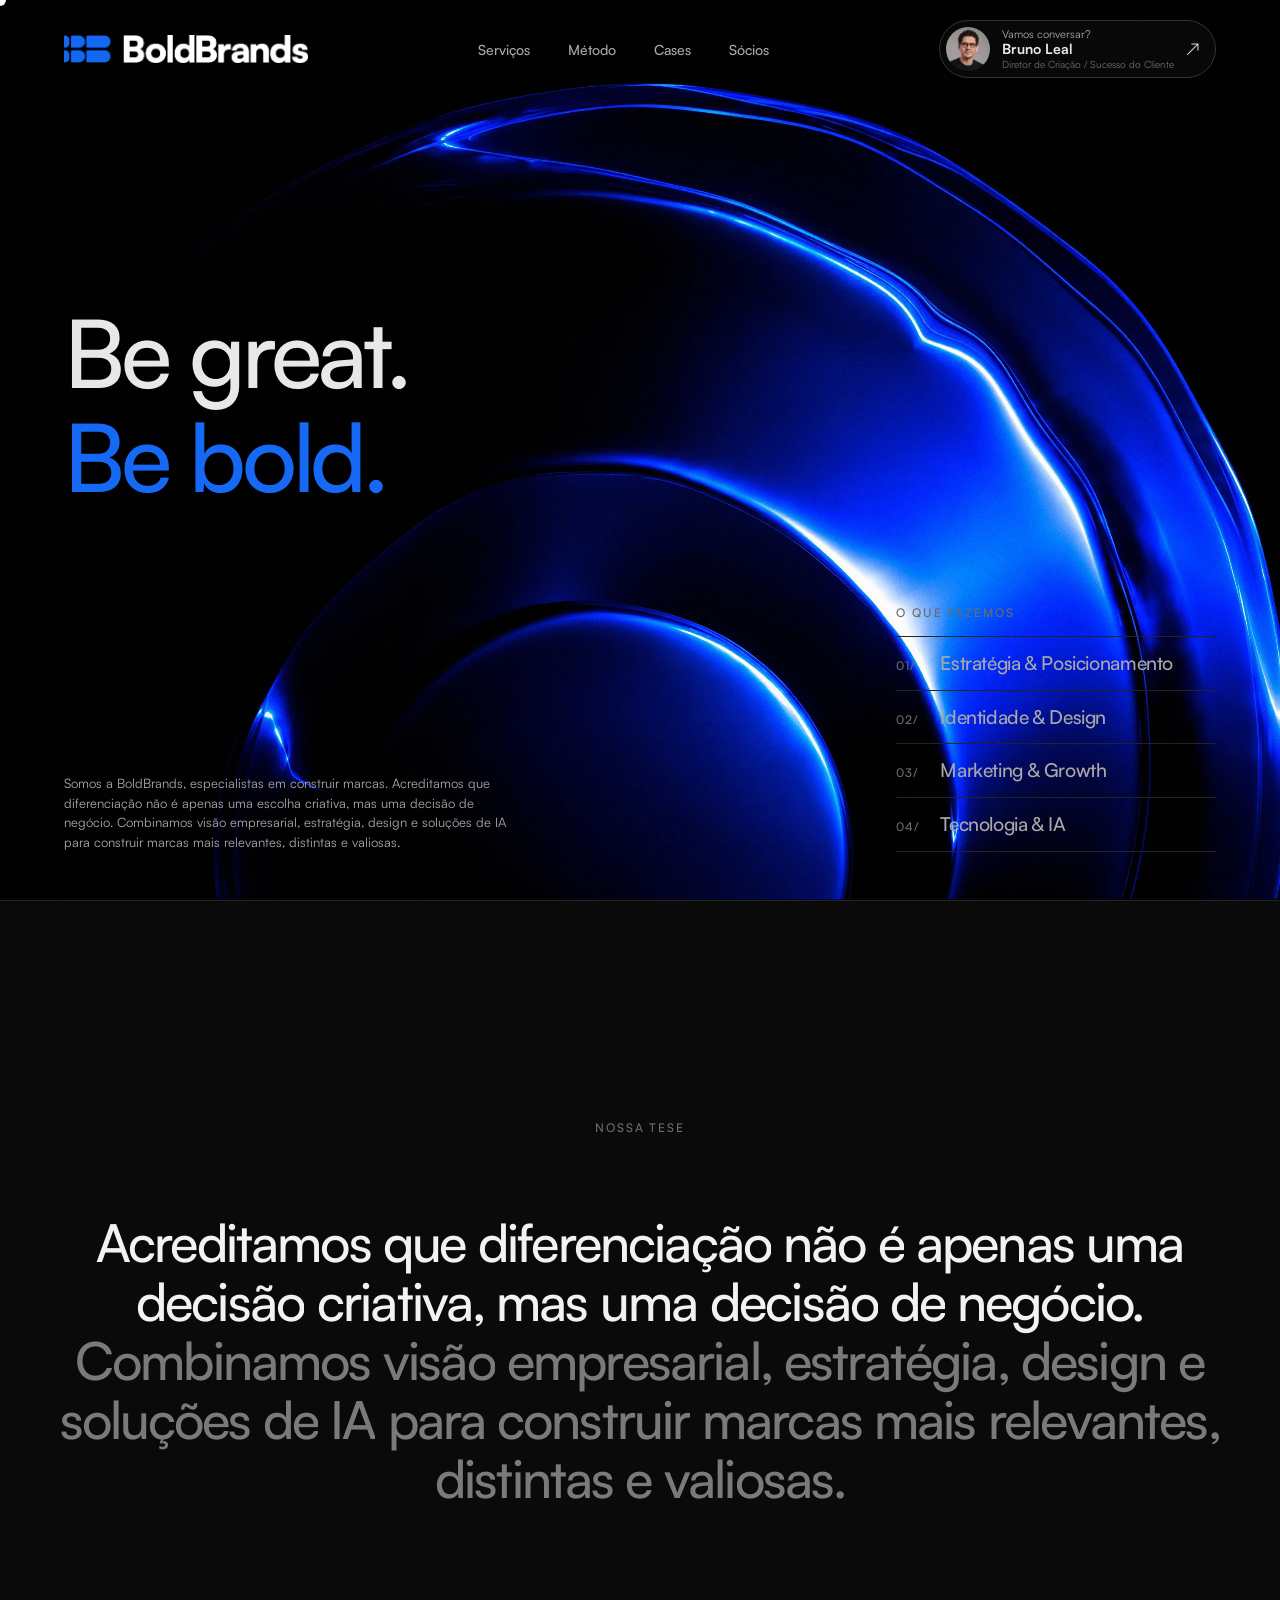
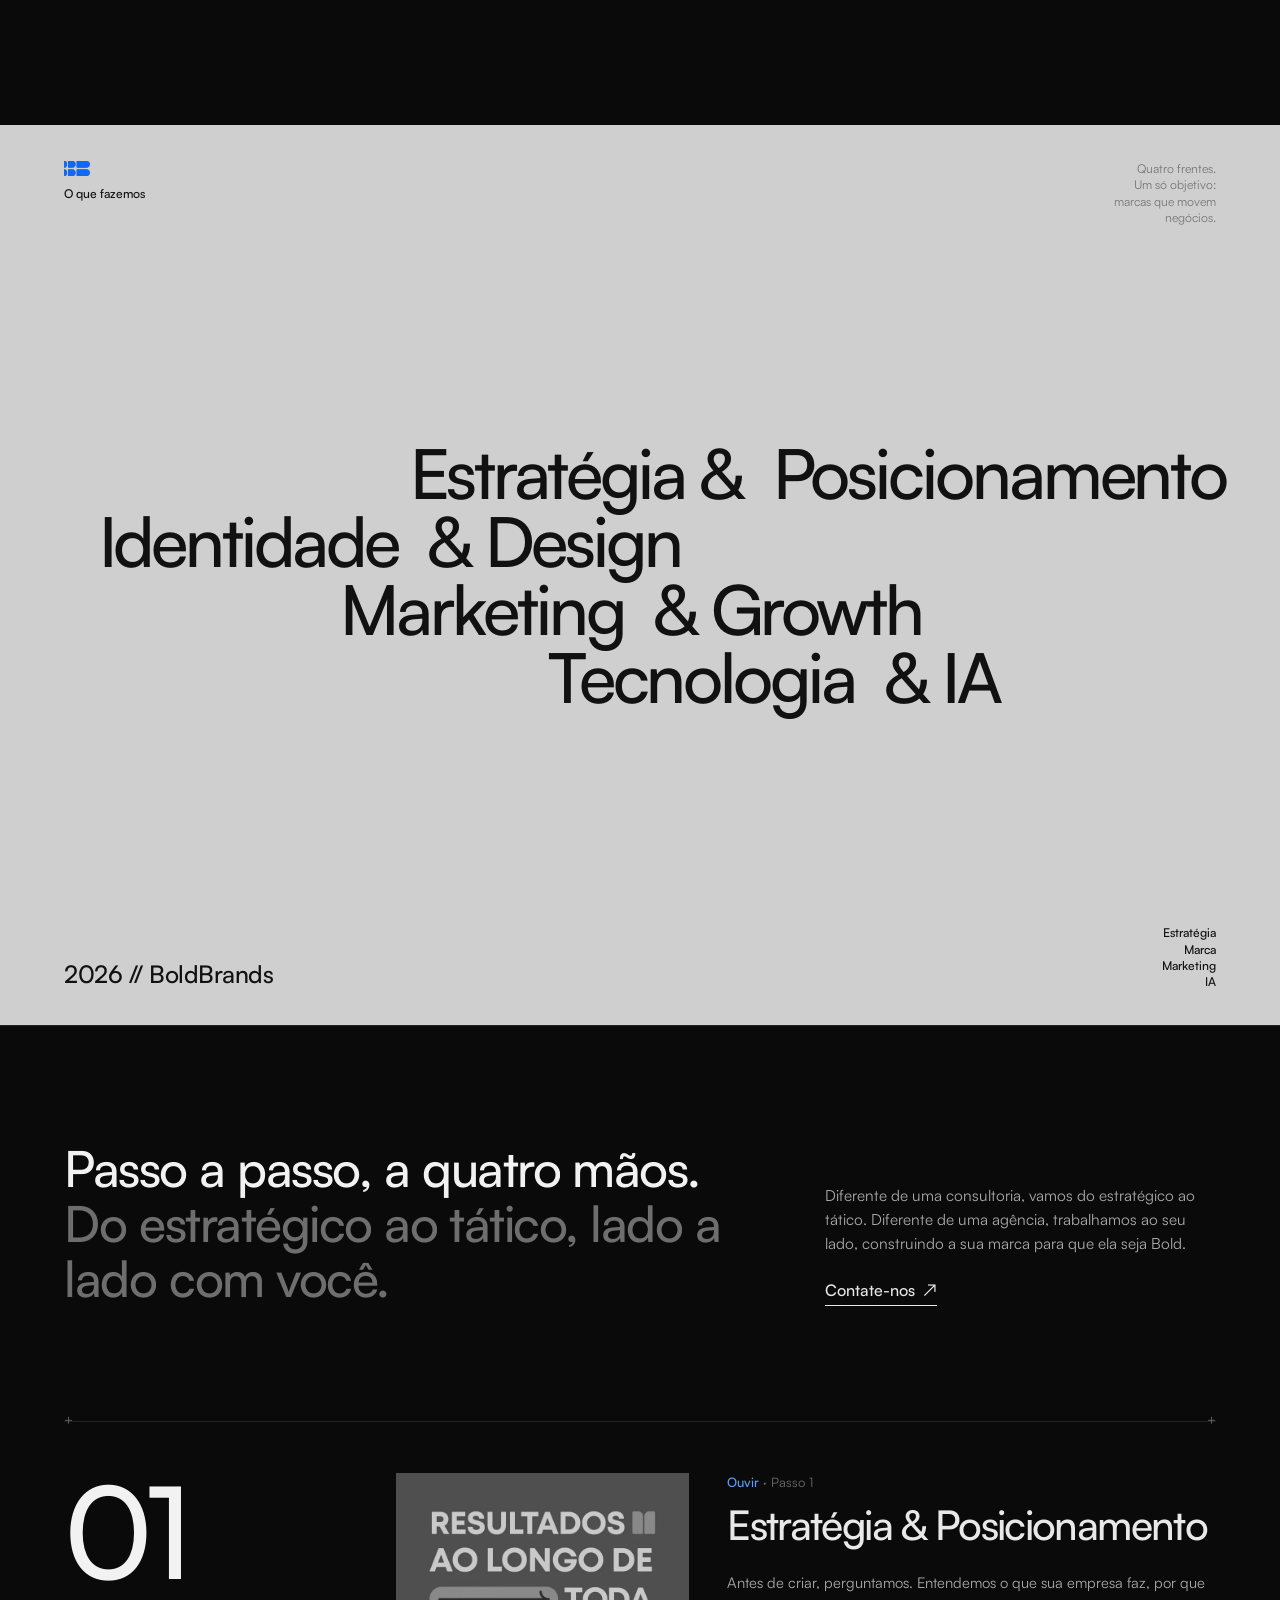
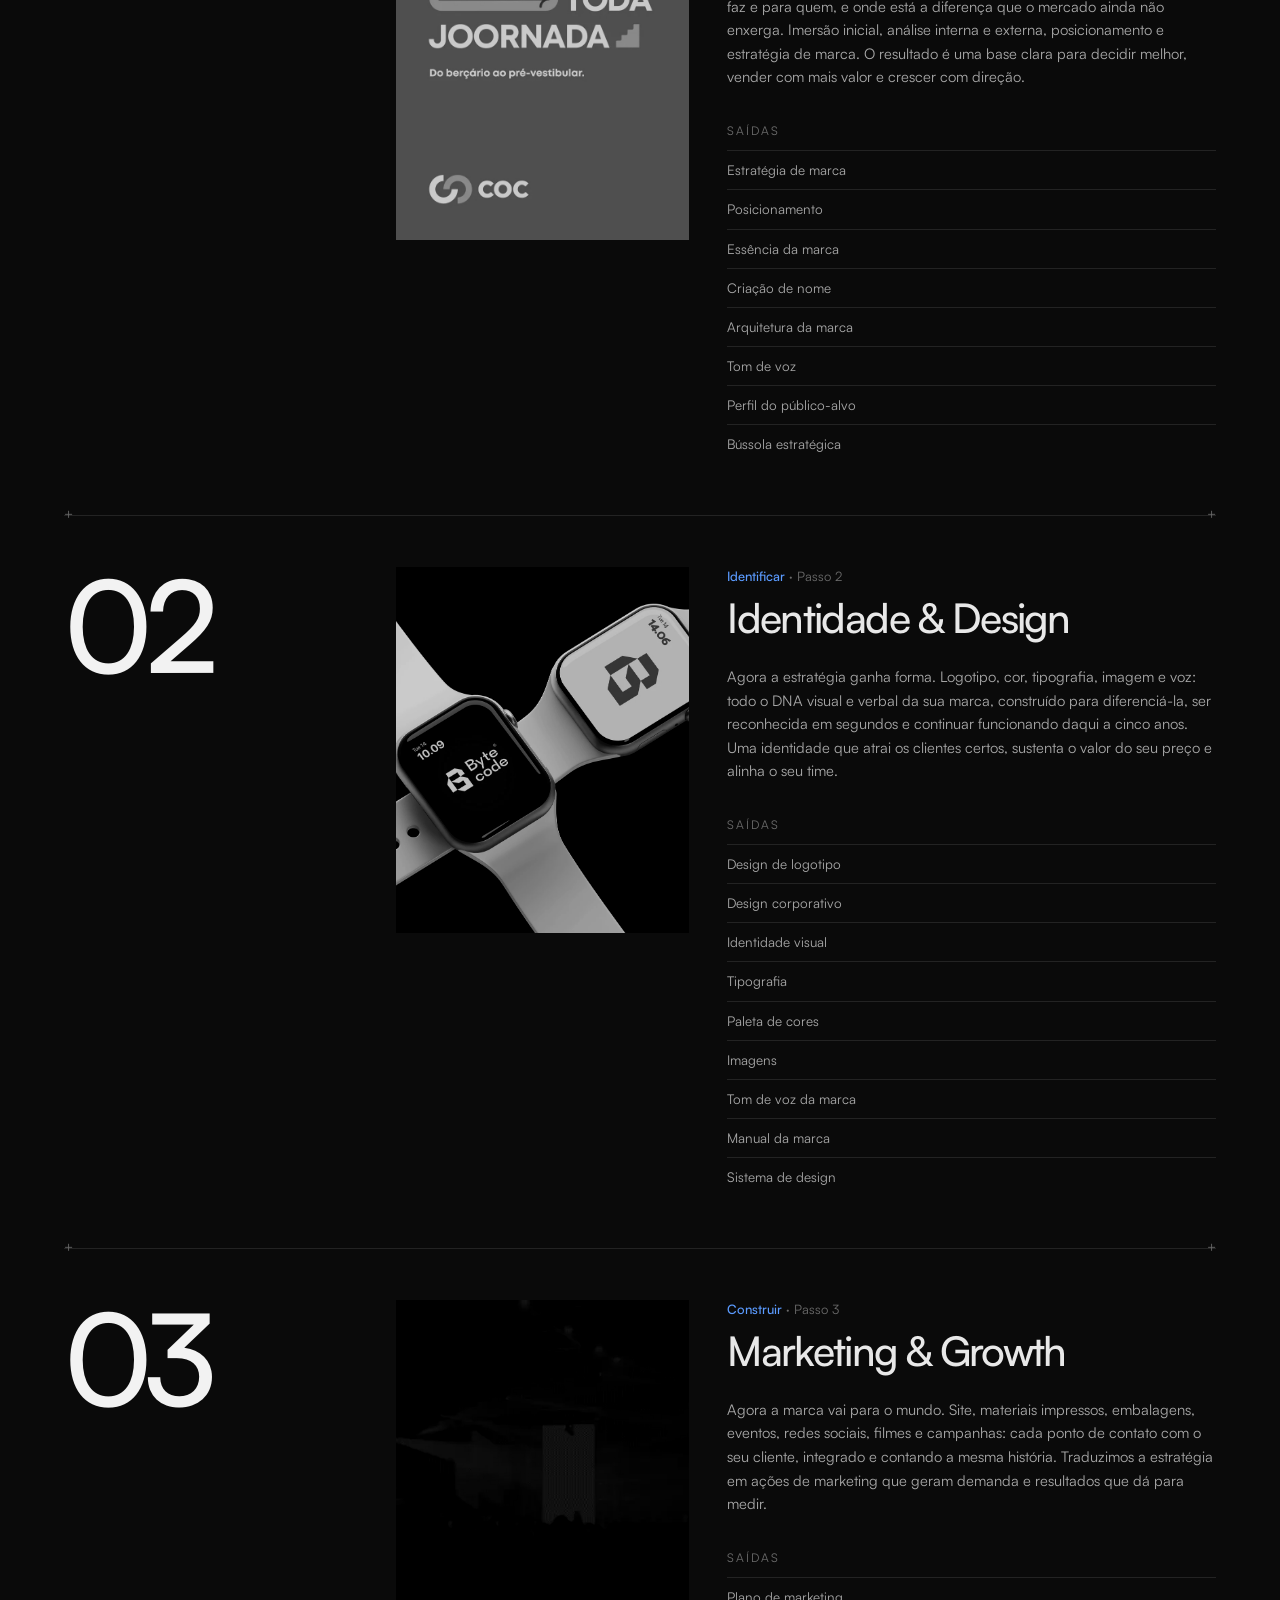
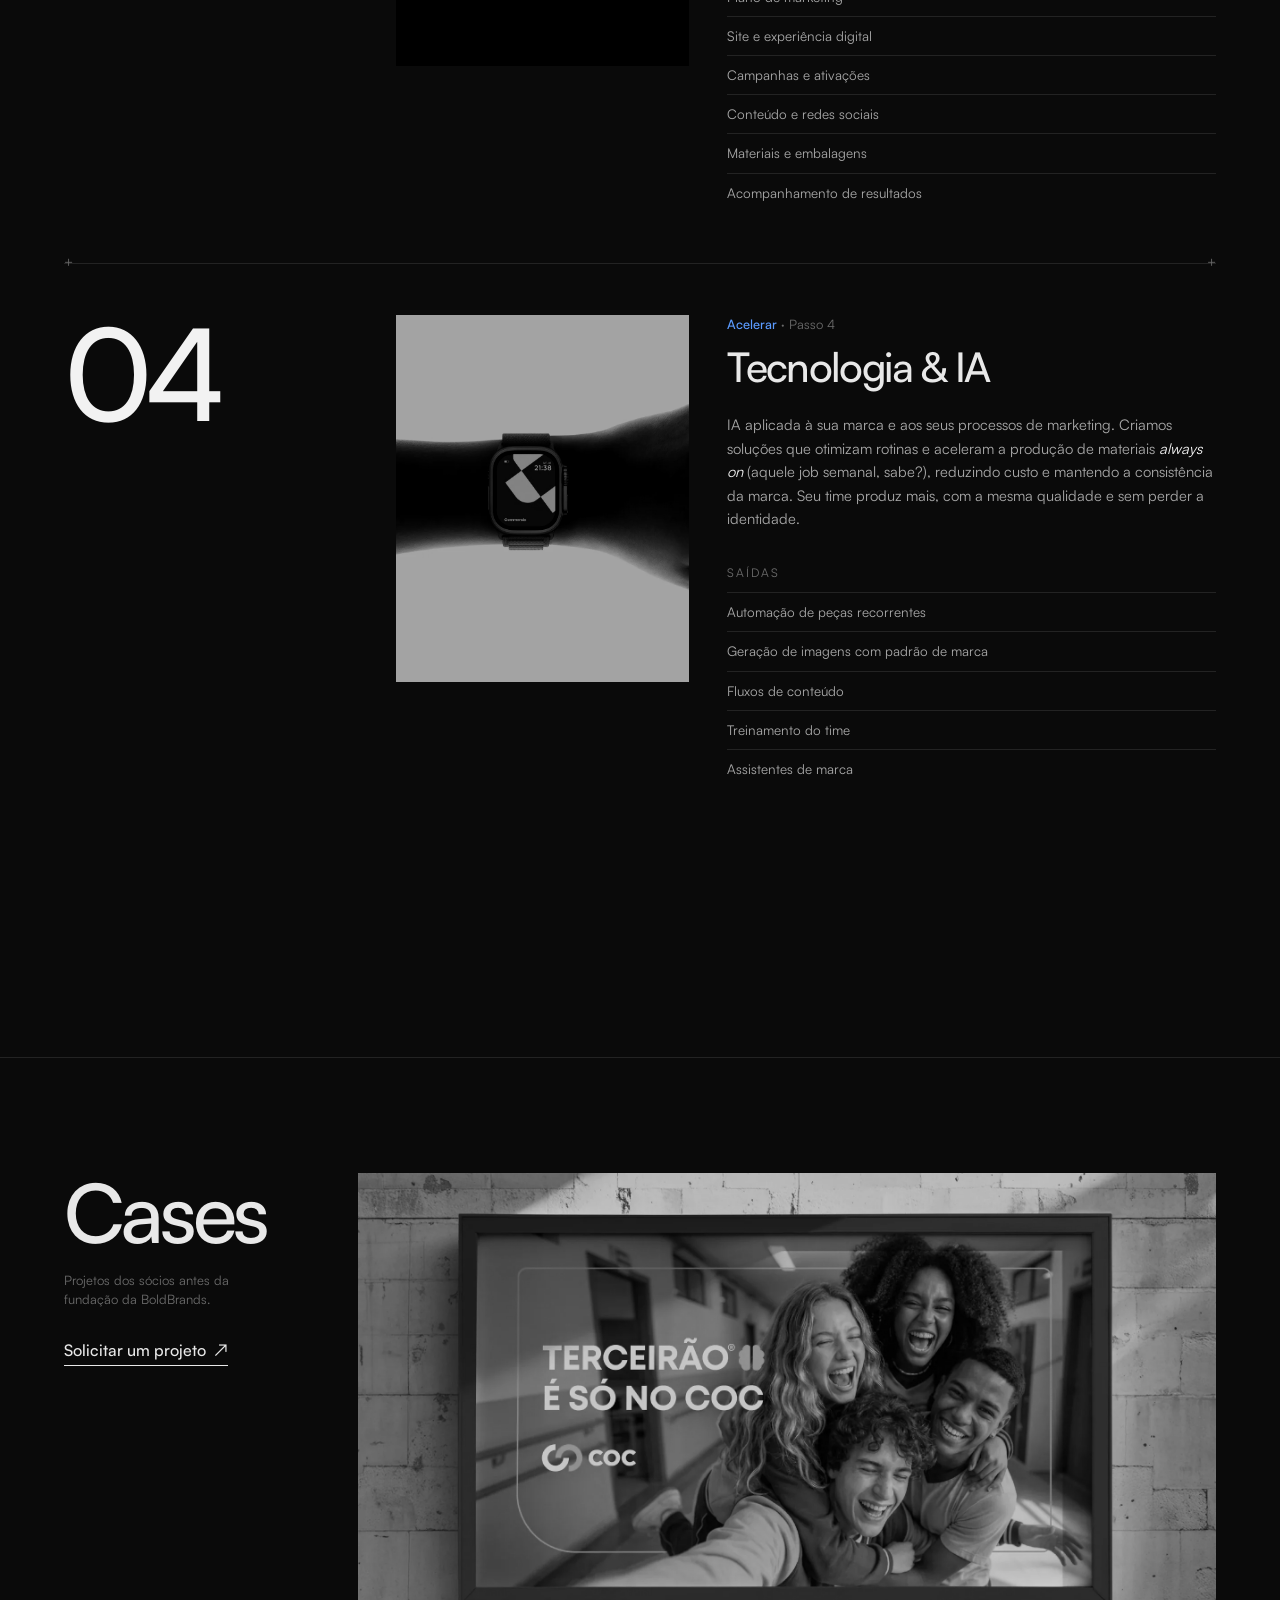
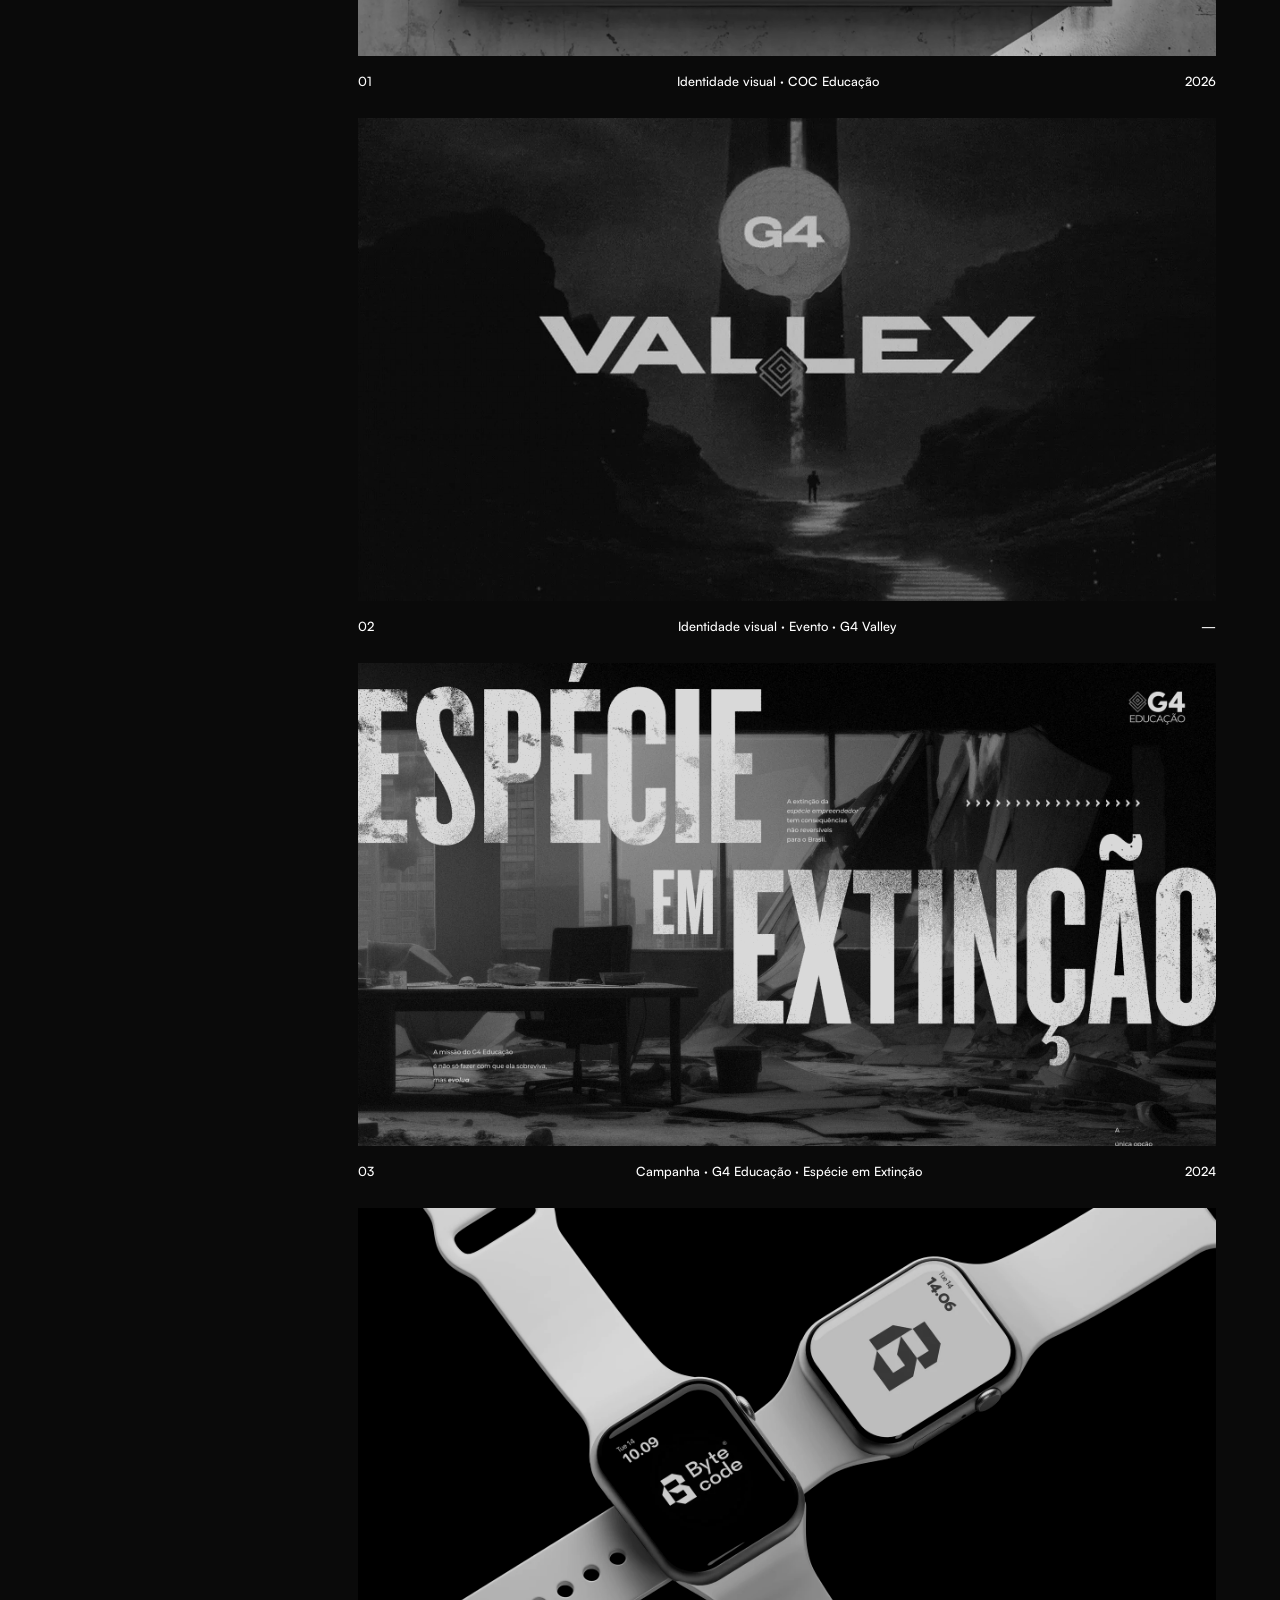
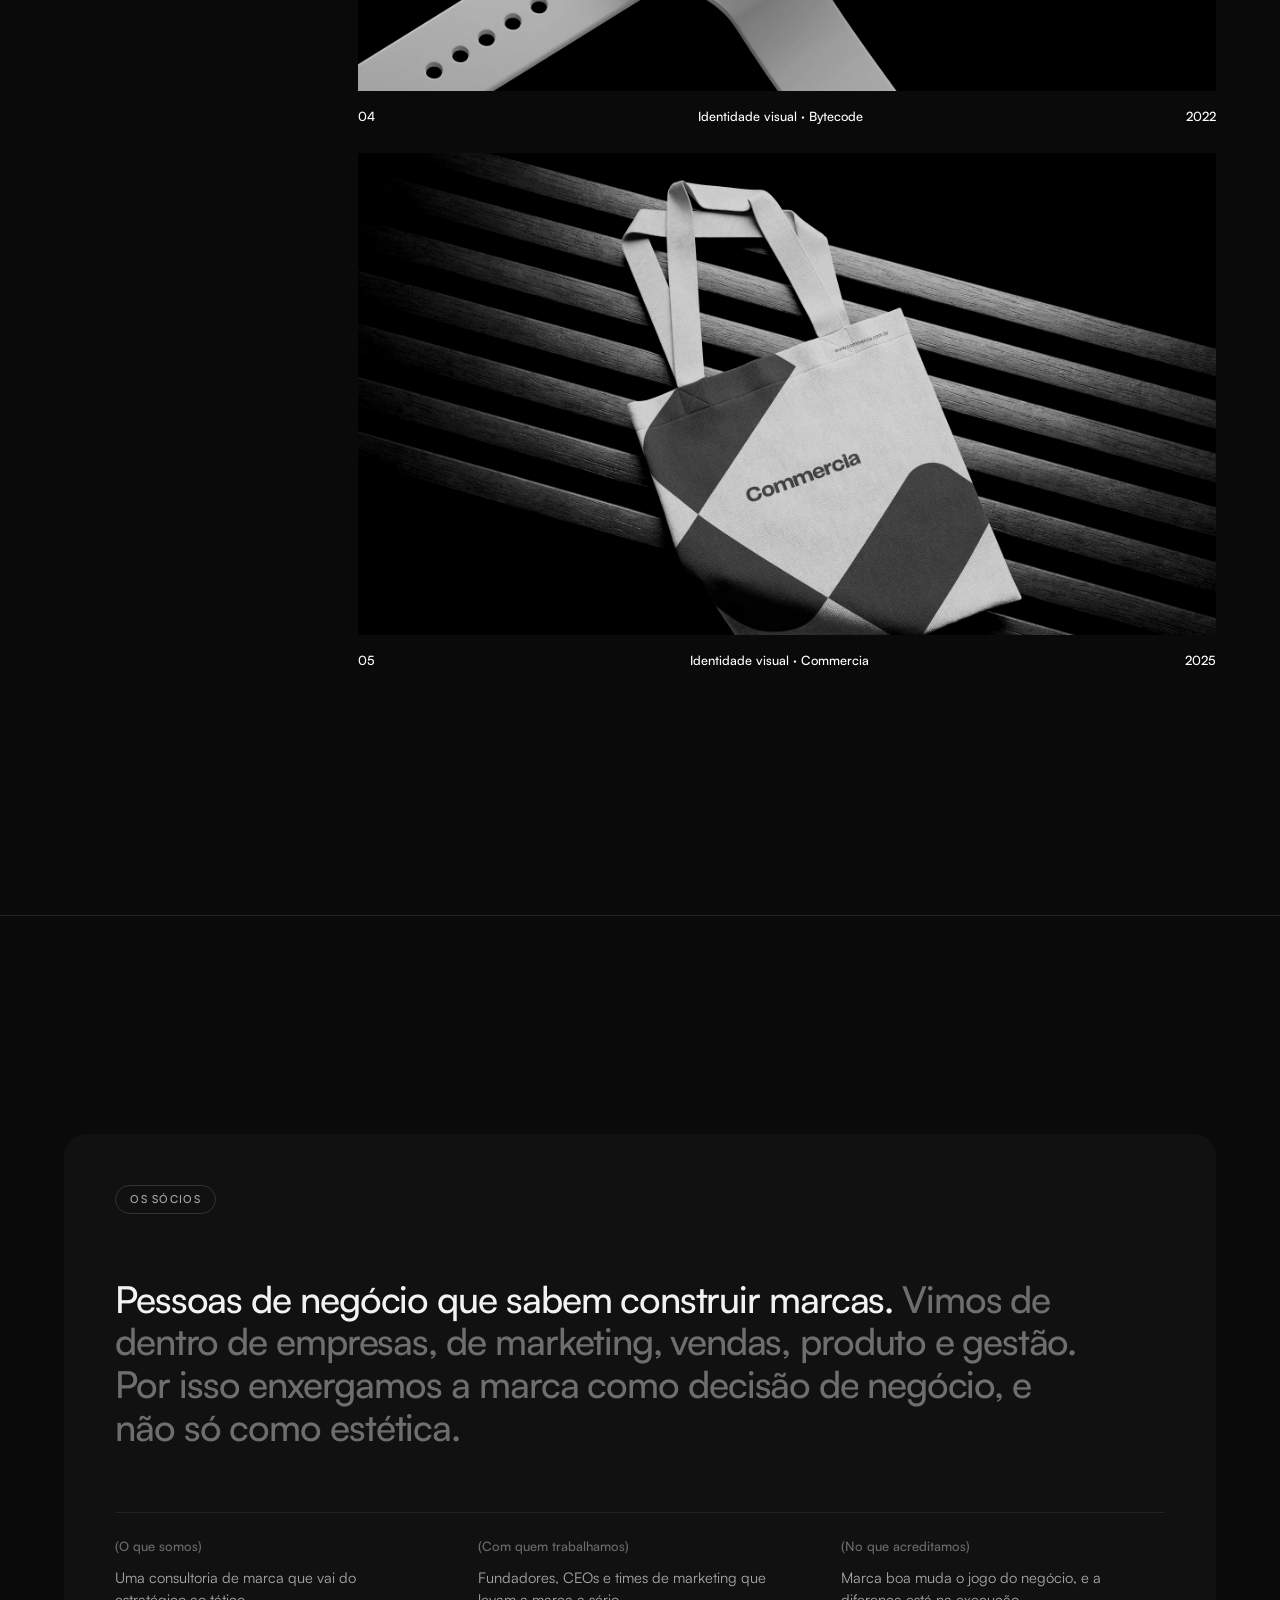
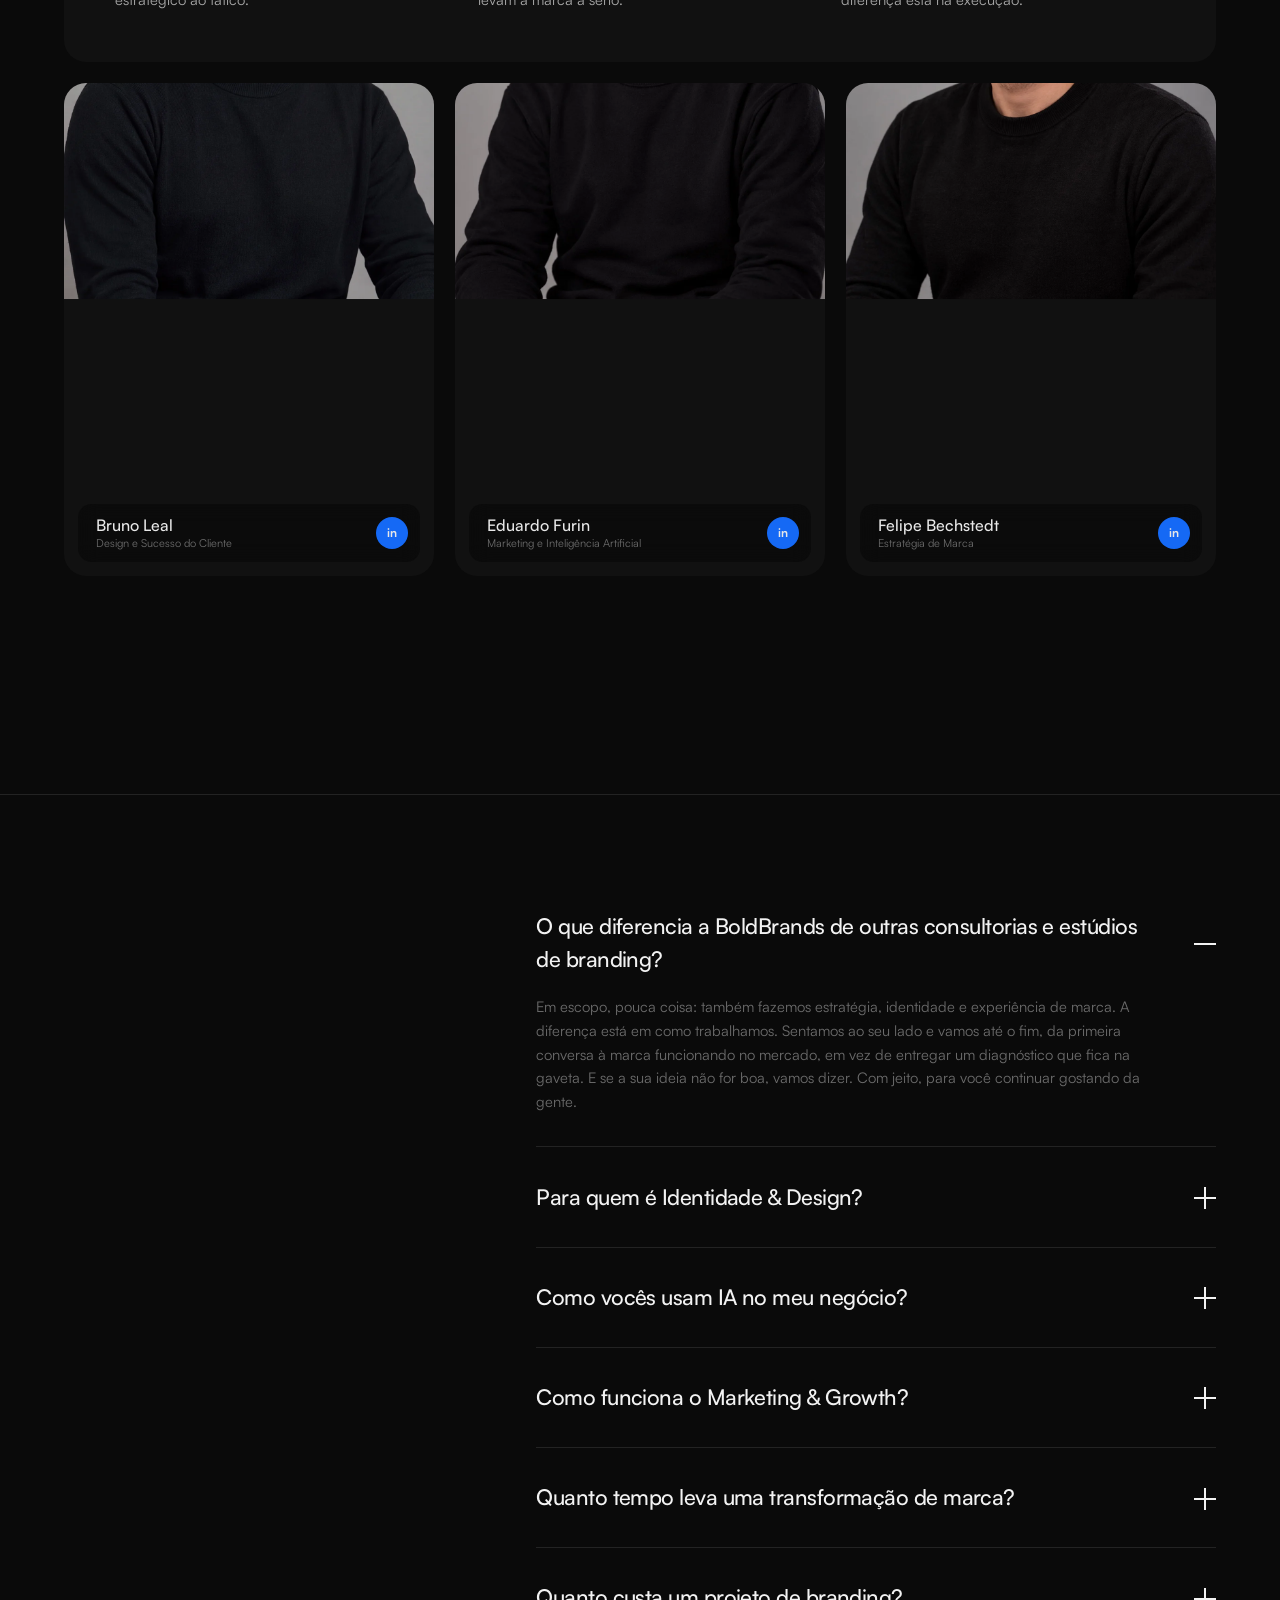
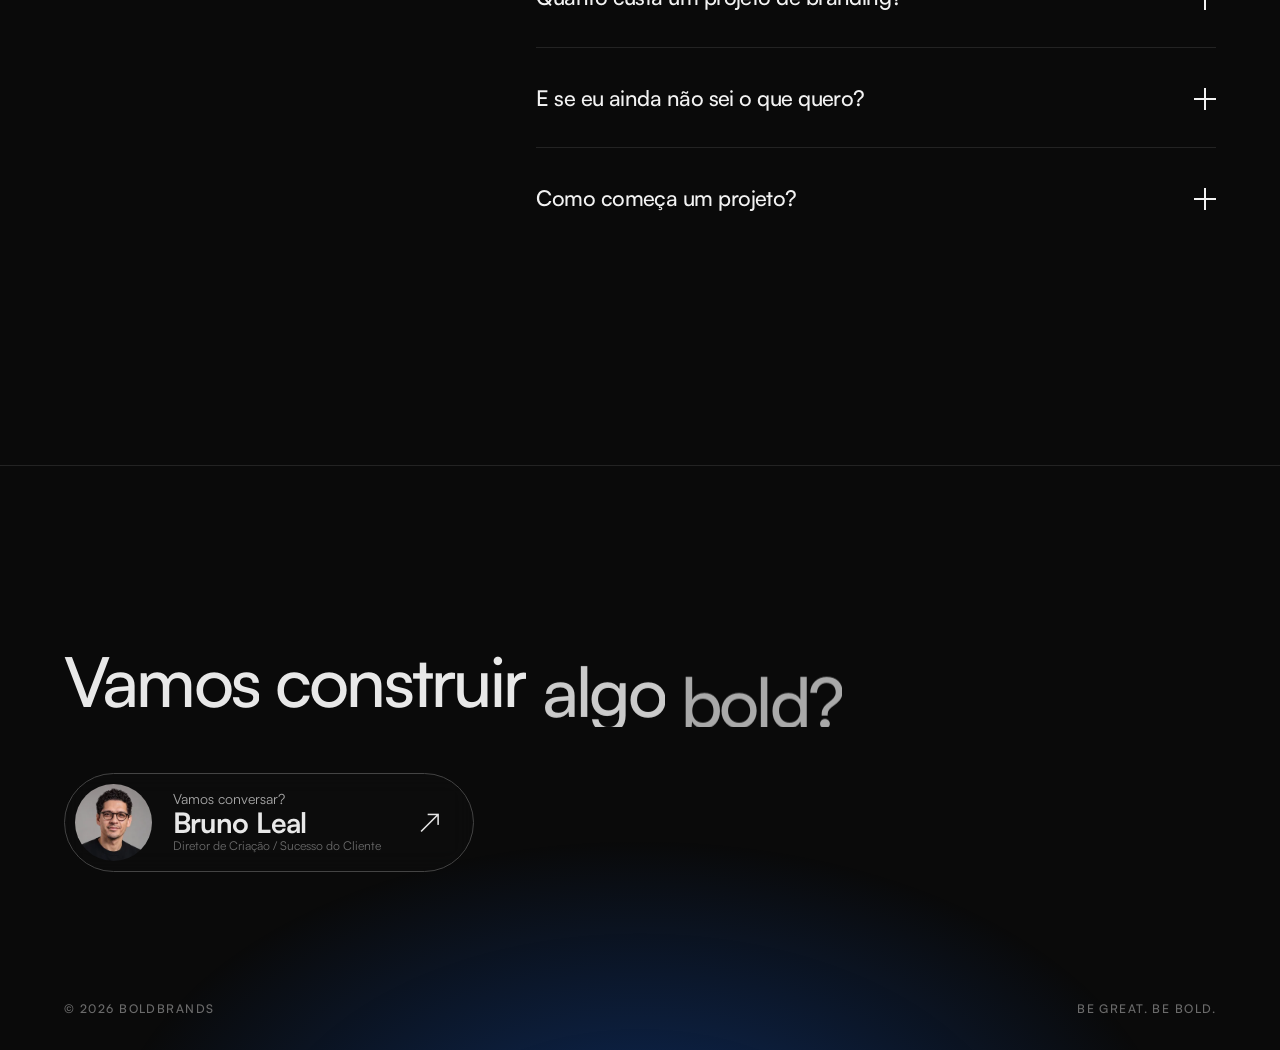
<file: index.html>
<!DOCTYPE html>
<html lang="pt-BR">
<head>
<meta charset="utf-8">
<meta name="viewport" content="width=device-width, initial-scale=1">
<title>BoldBrands — Be Great. Be Bold.</title>
<meta name="description" content="Especialistas em construir marcas. Estratégia, design e IA para marcas mais relevantes, distintas e valiosas.">
<link rel="icon" href="logo/icone-azul.png">
<link rel="preload" href="fonts/Satoshi-Bold.woff2" as="font" type="font/woff2" crossorigin>
<link rel="stylesheet" href="style.css?v=20261109a">
</head>
<body>

<div class="intro" aria-hidden="true">
  <div class="intro-logo">
    <img class="c c1" src="logo/logo.png" alt=""><img class="c c2" src="logo/logo.png" alt=""><img class="c c3" src="logo/logo.png" alt=""><img class="c ct" src="logo/logo.png" alt="">
  </div>
  <p class="intro-tag"><span>Be great.</span> <span class="blue">Be bold.</span></p>
</div>

<div class="cursor" aria-hidden="true"><span></span></div>

<header class="nav">
  <a href="#top" class="logo" aria-label="BoldBrands"><img src="logo/logo.png" alt="BoldBrands"></a>
  <nav>
    <a href="#servicos">Serviços</a>
    <a href="#metodo">Método</a>
    <a href="#portfolio">Cases</a>
    <a href="#socios">Sócios</a>
  </nav>
  <!-- TROCAR AQUI: foto (img/contato-bruno.webp), nome e cargo do cartão de contato -->
  <a href="https://wa.me/5511999960092?text=Ol%C3%A1%2C%20Bruno!%20Vim%20pelo%20site%20da%20BoldBrands." class="contact-card" target="_blank" rel="noopener" aria-label="Vamos conversar? Fale com Bruno Leal no WhatsApp">
    <img src="img/contato-bruno.webp?v=6" alt="" width="240" height="240">
    <span class="cc-txt"><small class="cc-desk">Vamos conversar?</small><b>Bruno Leal</b><em>Diretor de Criação / Sucesso do Cliente</em></span>
    <i>↗</i>
  </a>
</header>

<main id="top">

<!-- ===== HERO =====
     TROCAR AQUI: o texto da bio (parágrafo class="lead"). "Be great. Be bold." fica nos spans .split -->
<section class="hero">
  <div class="hero-bg" aria-hidden="true"><img src="img/hero-bg.webp" alt="" width="3200" height="1800"><div class="hero-dim"></div></div>
  <h1 class="hero-title">
    <span class="line"><span class="split">Be great.</span></span>
    <span class="line"><span class="split blue">Be bold.</span></span>
  </h1>
  <div class="hero-foot">
    <p class="reveal lead">Somos a BoldBrands, especialistas em construir marcas. Acreditamos que diferenciação não é apenas uma escolha criativa, mas uma decisão de negócio. Combinamos visão empresarial, estratégia, design e soluções de IA para construir marcas mais relevantes, distintas e valiosas.</p>
    <div class="hero-do reveal">
      <p class="hd-label">O que fazemos</p>
      <ol>
        <li><a href="#servicos" data-go="0"><i>01/</i><span>Estratégia & Posicionamento</span></a></li>
        <li><a href="#servicos" data-go="1"><i>02/</i><span>Identidade & Design</span></a></li>
        <li><a href="#servicos" data-go="2"><i>03/</i><span>Marketing & Growth</span></a></li>
        <li><a href="#servicos" data-go="3"><i>04/</i><span>Tecnologia & IA</span></a></li>
      </ol>
    </div>
  </div>
</section>

<!-- ===== TESE =====
     TROCAR AQUI: as duas frases em .t1 e .t2 (mantenha as tags <span>) -->
<section class="thesis" id="tese">
  <p class="eyebrow reveal">Nossa tese</p>
  <p class="thesis-text words">
    <span class="t1">Acreditamos que diferenciação não é apenas uma decisão criativa, mas uma decisão de negócio.</span>
    <span class="t2">Combinamos visão empresarial, estratégia, design e soluções de IA para construir marcas mais relevantes, distintas e valiosas.</span>
  </p>
</section>

<!-- ===== SERVIÇOS =====
     Nomes das 4 frentes: dentro de <li class="svc"> (h3).
     Texto do box azul: um .pane por serviço, na ordem 0,1,2,3 (parágrafo <p>). -->
<section class="services" id="servicos">
  <span class="corner tl"><img src="logo/icone-azul.png" alt=""><em>O que fazemos</em></span>
  <span class="corner tr">Quatro frentes.<br>Um só objetivo:<br>marcas que movem<br>negócios.</span>
  <span class="corner bl"><b>2026 //</b> BoldBrands</span>
  <span class="corner br">Estratégia<br>Marca<br>Marketing<br>IA</span>

  <ul class="svc-list">
    <li class="svc r1" data-i="0"><h3><span>Estratégia &amp;</span> <span>Posicionamento</span></h3></li>
    <li class="svc r2" data-i="1"><h3><span>Identidade</span> <span>&amp; Design</span></h3></li>
    <li class="svc r3" data-i="2"><h3><span>Marketing</span> <span>&amp; Growth</span></h3></li>
    <li class="svc r4" data-i="3"><h3><span>Tecnologia</span> <span>&amp; IA</span></h3></li>
  </ul>

  <div class="svc-box" aria-live="polite">
    <div class="pane" data-i="0"><img src="logo/icone-branco.png" alt=""><p>Definimos o espaço que sua marca pode ocupar no mercado, construindo posicionamentos claros, relevantes e capazes de sustentar diferenciação e valor.</p><a href="#passo-1">Detalhes ↗</a></div>
    <div class="pane" data-i="1"><img src="logo/icone-branco.png" alt=""><p>Transformamos estratégia em expressão, criando identidades visuais distintas e sistemas de marca consistentes em todos os pontos de contato.</p><a href="#passo-2">Detalhes ↗</a></div>
    <div class="pane" data-i="2"><img src="logo/icone-branco.png" alt=""><p>Conectamos marca, comunicação e crescimento para transformar posicionamento em campanhas, experiências e resultados para o negócio.</p><a href="#passo-3">Detalhes ↗</a></div>
    <div class="pane" data-i="3"><img src="logo/icone-branco.png" alt=""><p>Criamos soluções que integram tecnologia e inteligência artificial ao marketing para ampliar criatividade, eficiência e escala.</p><a href="#passo-4">Detalhes ↗</a></div>
  </div>
</section>

<!-- ===== METODOLOGIA =====
     TROCAR AQUI: título, textos e "Saídas" de cada passo. Imagens: img/thumbs/ (aparecem em preto e branco). -->
<section class="method" id="metodo">
  <div class="m-head">
    <h2 class="mid m-title"><span class="d">Passo a passo, a quatro mãos.</span> <span class="l">Do estratégico ao tático, lado a lado com você.</span></h2>
    <div class="m-side reveal">
      <p>Diferente de uma consultoria, vamos do estratégico ao tático. Diferente de uma agência, trabalhamos ao seu lado, construindo a sua marca para que ela seja Bold.</p>
      <a class="ulink" href="#contato">Contate-nos <i>↗</i></a>
    </div>
  </div>
  <ol class="steps">
    <li class="step reveal" id="passo-1">
      <span class="sn">01</span>
      <div class="sph"><video class="loopvid" src="img/metodo/passo-1.mp4" poster="img/metodo/passo-1.webp" muted loop playsinline preload="metadata" width="1080" height="1350" aria-hidden="true"></video></div>
      <div class="sbody">
        <p class="stag"><b>Ouvir</b> · Passo 1</p>
        <h3>Estratégia & Posicionamento</h3>
        <p class="stxt">Antes de criar, perguntamos. Entendemos o que sua empresa faz, por que faz e para quem, e onde está a diferença que o mercado ainda não enxerga. Imersão inicial, análise interna e externa, posicionamento e estratégia de marca. O resultado é uma base clara para decidir melhor, vender com mais valor e crescer com direção.</p>
        <p class="sout-l">Saídas</p>
        <ul class="sout"><li>Estratégia de marca</li><li>Posicionamento</li><li>Essência da marca</li><li>Criação de nome</li><li>Arquitetura da marca</li><li>Tom de voz</li><li>Perfil do público-alvo</li><li>Bússola estratégica</li></ul>
      </div>
    </li>
    <li class="step reveal" id="passo-2">
      <span class="sn">02</span>
      <div class="sph"><img src="img/thumbs/bytecode.webp" alt="" loading="lazy"></div>
      <div class="sbody">
        <p class="stag"><b>Identificar</b> · Passo 2</p>
        <h3>Identidade & Design</h3>
        <p class="stxt">Agora a estratégia ganha forma. Logotipo, cor, tipografia, imagem e voz: todo o DNA visual e verbal da sua marca, construído para diferenciá-la, ser reconhecida em segundos e continuar funcionando daqui a cinco anos. Uma identidade que atrai os clientes certos, sustenta o valor do seu preço e alinha o seu time.</p>
        <p class="sout-l">Saídas</p>
        <ul class="sout"><li>Design de logotipo</li><li>Design corporativo</li><li>Identidade visual</li><li>Tipografia</li><li>Paleta de cores</li><li>Imagens</li><li>Tom de voz da marca</li><li>Manual da marca</li><li>Sistema de design</li></ul>
      </div>
    </li>
    <li class="step reveal" id="passo-3">
      <span class="sn">03</span>
      <div class="sph"><video class="loopvid" src="img/metodo/passo-3.mp4" poster="img/metodo/passo-3.webp" muted loop playsinline preload="metadata" width="960" height="540" aria-hidden="true"></video></div>
      <div class="sbody">
        <p class="stag"><b>Construir</b> · Passo 3</p>
        <h3>Marketing & Growth</h3>
        <p class="stxt">Agora a marca vai para o mundo. Site, materiais impressos, embalagens, eventos, redes sociais, filmes e campanhas: cada ponto de contato com o seu cliente, integrado e contando a mesma história. Traduzimos a estratégia em ações de marketing que geram demanda e resultados que dá para medir.</p>
        <p class="sout-l">Saídas</p>
        <ul class="sout"><li>Plano de marketing</li><li>Site e experiência digital</li><li>Campanhas e ativações</li><li>Conteúdo e redes sociais</li><li>Materiais e embalagens</li><li>Acompanhamento de resultados</li></ul>
      </div>
    </li>
    <li class="step reveal" id="passo-4">
      <span class="sn">04</span>
      <div class="sph"><img src="img/metodo/passo-4.webp" alt="" width="1600" height="1066" loading="lazy"></div>
      <div class="sbody">
        <p class="stag"><b>Acelerar</b> · Passo 4</p>
        <h3>Tecnologia & IA</h3>
        <p class="stxt">IA aplicada à sua marca e aos seus processos de marketing. Criamos soluções que otimizam rotinas e aceleram a produção de materiais <em>always on</em> (aquele job semanal, sabe?), reduzindo custo e mantendo a consistência da marca. Seu time produz mais, com a mesma qualidade e sem perder a identidade.</p>
        <p class="sout-l">Saídas</p>
        <ul class="sout"><li>Automação de peças recorrentes</li><li>Geração de imagens com padrão de marca</li><li>Fluxos de conteúdo</li><li>Treinamento do time</li><li>Assistentes de marca</li></ul>
      </div>
    </li>
  </ol>
</section>

<!-- ===== CASES =====
     Cada <a class="ccard"> é um case (imagem em img/thumbs/, página em cases/). Os anos são provisórios: confirmar. -->
<section class="cases" id="portfolio">
  <aside class="cs-left">
    <h2 class="cs-label">Cases</h2>
    <p class="cs-note">Projetos dos sócios antes da fundação da BoldBrands.</p>
    <a class="ulink" href="#contato">Solicitar um projeto <i>↗</i></a>
  </aside>
  <div class="cs-center">
      <a class="ccard" href="cases/coc-educacao/" aria-label="Ver o case COC Educação">
        <div class="cwin"><img src="img/thumbs/coc-educacao.webp" alt="Aplicação da identidade COC em mídia exterior" width="1920" height="1080" loading="lazy"></div>
        <div class="ccap"><span>01</span><b>Identidade visual · COC Educação</b><span>2026</span></div>
      </a>
      <a class="ccard" href="cases/g4-valley/" aria-label="Ver o case G4 Valley">
        <div class="cwin"><video class="loopvid" src="img/thumbs/g4-valley.mp4" poster="img/thumbs/g4-valley-poster.webp" muted loop playsinline preload="auto" width="1280" height="720" aria-label="Animação do monolito do G4 Valley"></video></div>
        <div class="ccap"><span>02</span><b>Identidade visual · Evento · G4 Valley</b><span>—</span></div>
      </a>
      <a class="ccard" href="cases/especie-em-extincao/" aria-label="Ver o case Espécie em Extinção">
        <div class="cwin"><img src="img/thumbs/especie-em-extincao.webp" alt="Arte de abertura da campanha Espécie em Extinção" width="1920" height="1080" loading="lazy"></div>
        <div class="ccap"><span>03</span><b>Campanha · G4 Educação · Espécie em Extinção</b><span>2024</span></div>
      </a>
      <a class="ccard" href="cases/bytecode/" aria-label="Ver o case Bytecode">
        <div class="cwin"><img src="img/thumbs/bytecode.webp" alt="Relógios inteligentes com a marca Bytecode" width="1920" height="1080" loading="lazy"></div>
        <div class="ccap"><span>04</span><b>Identidade visual · Bytecode</b><span>2022</span></div>
      </a>
      <a class="ccard" href="cases/commercia/" aria-label="Ver o case Commercia">
        <div class="cwin"><img src="img/thumbs/commercia.webp" alt="Ecobag com a marca Commercia" width="1920" height="1080" loading="lazy"></div>
        <div class="ccap"><span>05</span><b>Identidade visual · Commercia</b><span>2025</span></div>
      </a>
  </div>
</section>

<!-- ===== SÓCIOS =====
     TROCAR AQUI: o texto do topo (.team-lead) e, em cada <article class="member">, nome (b), cargo (small) .
     Fotos: img/socio-bruno.webp, socio-eduardo.webp, socio-felipe.webp -->
<section class="team" id="socios">
  <div class="team-head reveal">
    <span class="chip">Os sócios</span>
    <p class="team-lead"><span class="d">Pessoas de negócio que sabem construir marcas.</span> <span class="l">Vimos de dentro de empresas, de marketing, vendas, produto e gestão. Por isso enxergamos a marca como decisão de negócio, e não só como estética.</span></p>
    <div class="team-facts">
      <div><p class="tf-l">(O que somos)</p><p>Uma consultoria de marca que vai do estratégico ao tático.</p></div>
      <div><p class="tf-l">(Com quem trabalhamos)</p><p>Fundadores, CEOs e times de marketing que levam a marca a sério.</p></div>
      <div><p class="tf-l">(No que acreditamos)</p><p>Marca boa muda o jogo do negócio, e a diferença está na execução.</p></div>
    </div>
  </div>
  <div class="cards">
    <article class="member reveal">
      <figure><img src="img/socio-bruno.webp?v=5" alt="Bruno Leal" loading="lazy">
        <figcaption><span><b>Bruno Leal</b><small>Design e Sucesso do Cliente</small></span><i>in</i></figcaption></figure>
    </article>
    <article class="member reveal">
      <figure><img src="img/socio-eduardo.webp?v=5" alt="Eduardo Furin" loading="lazy">
        <figcaption><span><b>Eduardo Furin</b><small>Marketing e Inteligência Artificial</small></span><i>in</i></figcaption></figure>
    </article>
    <article class="member reveal">
      <figure><img src="img/socio-felipe.webp?v=5" alt="Felipe Bechstedt" loading="lazy">
        <figcaption><span><b>Felipe Bechstedt</b><small>Estratégia de Marca</small></span><i>in</i></figcaption></figure>
    </article>
  </div>
</section>

<!-- ===== PERGUNTAS FREQUENTES =====
     TROCAR AQUI: cada .faq-i é uma pergunta (botão .faq-q) e a resposta (.faq-a p). Preço, prazos e "um dia útil" precisam ser confirmados. -->
<section class="faq" id="faq">
  <div class="faq-list">
      <div class="faq-i open"><button type="button" class="faq-q" aria-expanded="true"><span>O que diferencia a BoldBrands de outras consultorias e estúdios de branding?</span><i></i></button><div class="faq-a"><p>Em escopo, pouca coisa: também fazemos estratégia, identidade e experiência de marca. A diferença está em como trabalhamos. Sentamos ao seu lado e vamos até o fim, da primeira conversa à marca funcionando no mercado, em vez de entregar um diagnóstico que fica na gaveta. E se a sua ideia não for boa, vamos dizer. Com jeito, para você continuar gostando da gente.</p></div></div>
      <div class="faq-i"><button type="button" class="faq-q" aria-expanded="false"><span>Para quem é Identidade &amp; Design?</span><i></i></button><div class="faq-a"><p>Para quem percebeu que o jeito antigo parou de funcionar. Fundadores que precisam de mais visibilidade, empresas em crescimento, fusão ou reestruturação, marcas com logotipo de 2003 e discurso de 2008. Se você foi concordando com a cabeça enquanto lia isso, provavelmente é para você.</p></div></div>
      <div class="faq-i"><button type="button" class="faq-q" aria-expanded="false"><span>Como vocês usam IA no meu negócio?</span><i></i></button><div class="faq-a"><p>Definimos quais ferramentas fazem sentido para a sua realidade, em vez de empurrar uma solução pronta. Depois criamos automações sob medida para os desafios do seu marketing: rotinas que consomem tempo, produção recorrente de materiais, fluxos de conteúdo. O resultado é um time que produz mais, gasta menos e mantém a identidade da marca.</p></div></div>
      <div class="faq-i"><button type="button" class="faq-q" aria-expanded="false"><span>Como funciona o Marketing &amp; Growth?</span><i></i></button><div class="faq-a"><p>Trabalhamos lado a lado com o seu time atual, seja ele de uma ou de dez pessoas. Ajudamos a criar campanhas e ações, e a conectar o marketing ao time de vendas. O foco é sempre resultado que dá para medir, não volume de entregas.</p></div></div>
      <div class="faq-i"><button type="button" class="faq-q" aria-expanded="false"><span>Quanto tempo leva uma transformação de marca?</span><i></i></button><div class="faq-a"><p>Depende do ponto de partida. A base de uma marca costuma levar de 8 a 12 semanas. Uma transformação completa, com a experiência de marca incluída, leva de 4 a 6 meses, ou mais quando envolve diretoria e conselho. Na primeira reunião definimos juntos um prazo realista.</p></div></div>
      <div class="faq-i"><button type="button" class="faq-q" aria-expanded="false"><span>Quanto custa um projeto de branding?</span><i></i></button><div class="faq-a"><p>Mais do que um logotipo de freelancer, menos do que um carro novo para a empresa. Uma base de marca sólida começa na casa dos cinco dígitos, e uma transformação completa pode chegar ao dobro disso. Cada proposta é montada do zero, a partir da sua necessidade. Sem pacote fechado e sem custo escondido.</p></div></div>
      <div class="faq-i"><button type="button" class="faq-q" aria-expanded="false"><span>E se eu ainda não sei o que quero?</span><i></i></button><div class="faq-a"><p>Ótimo, é para isso que existimos. A maioria dos clientes chega com uma intuição, não com um plano. Nós ouvimos, perguntamos, organizamos as ideias e, no fim, você sabe o que quer. Às vezes é algo bem diferente do que imaginava.</p></div></div>
      <div class="faq-i"><button type="button" class="faq-q" aria-expanded="false"><span>Como começa um projeto?</span><i></i></button><div class="faq-a"><p>Com uma conversa. Escreva para a gente e conte, em poucas linhas, o que você quer construir. Respondemos em até um dia útil. Se houver sintonia, enviamos uma proposta. Se não houver, indicamos alguém mais adequado para você.</p></div></div>
  </div>
</section>

</main>

<!-- ===== RODAPÉ =====
     TROCAR AQUI: o botão de contato do rodapé abre o WhatsApp (link wa.me/55 + DDD + número) -->
<footer id="contato">
  <h2 class="huge words">Vamos construir algo bold?</h2>
  <a class="contact-card foot" href="https://wa.me/5511999960092?text=Ol%C3%A1%2C%20Bruno!%20Vim%20pelo%20site%20da%20BoldBrands." target="_blank" rel="noopener" aria-label="Vamos conversar? Fale com Bruno Leal no WhatsApp"><img src="img/contato-bruno.webp?v=6" alt="" width="200" height="200"><span class="cc-txt"><small class="cc-desk">Vamos conversar?</small><b>Bruno Leal</b><em>Diretor de Criação / Sucesso do Cliente</em></span><i>↗</i></a>
  <div class="foot-row"><span>© 2026 BoldBrands</span><span>Be great. Be bold.</span></div>
</footer>

<script src="main.js?v=20261109a"></script>
</body>
</html>
</file>
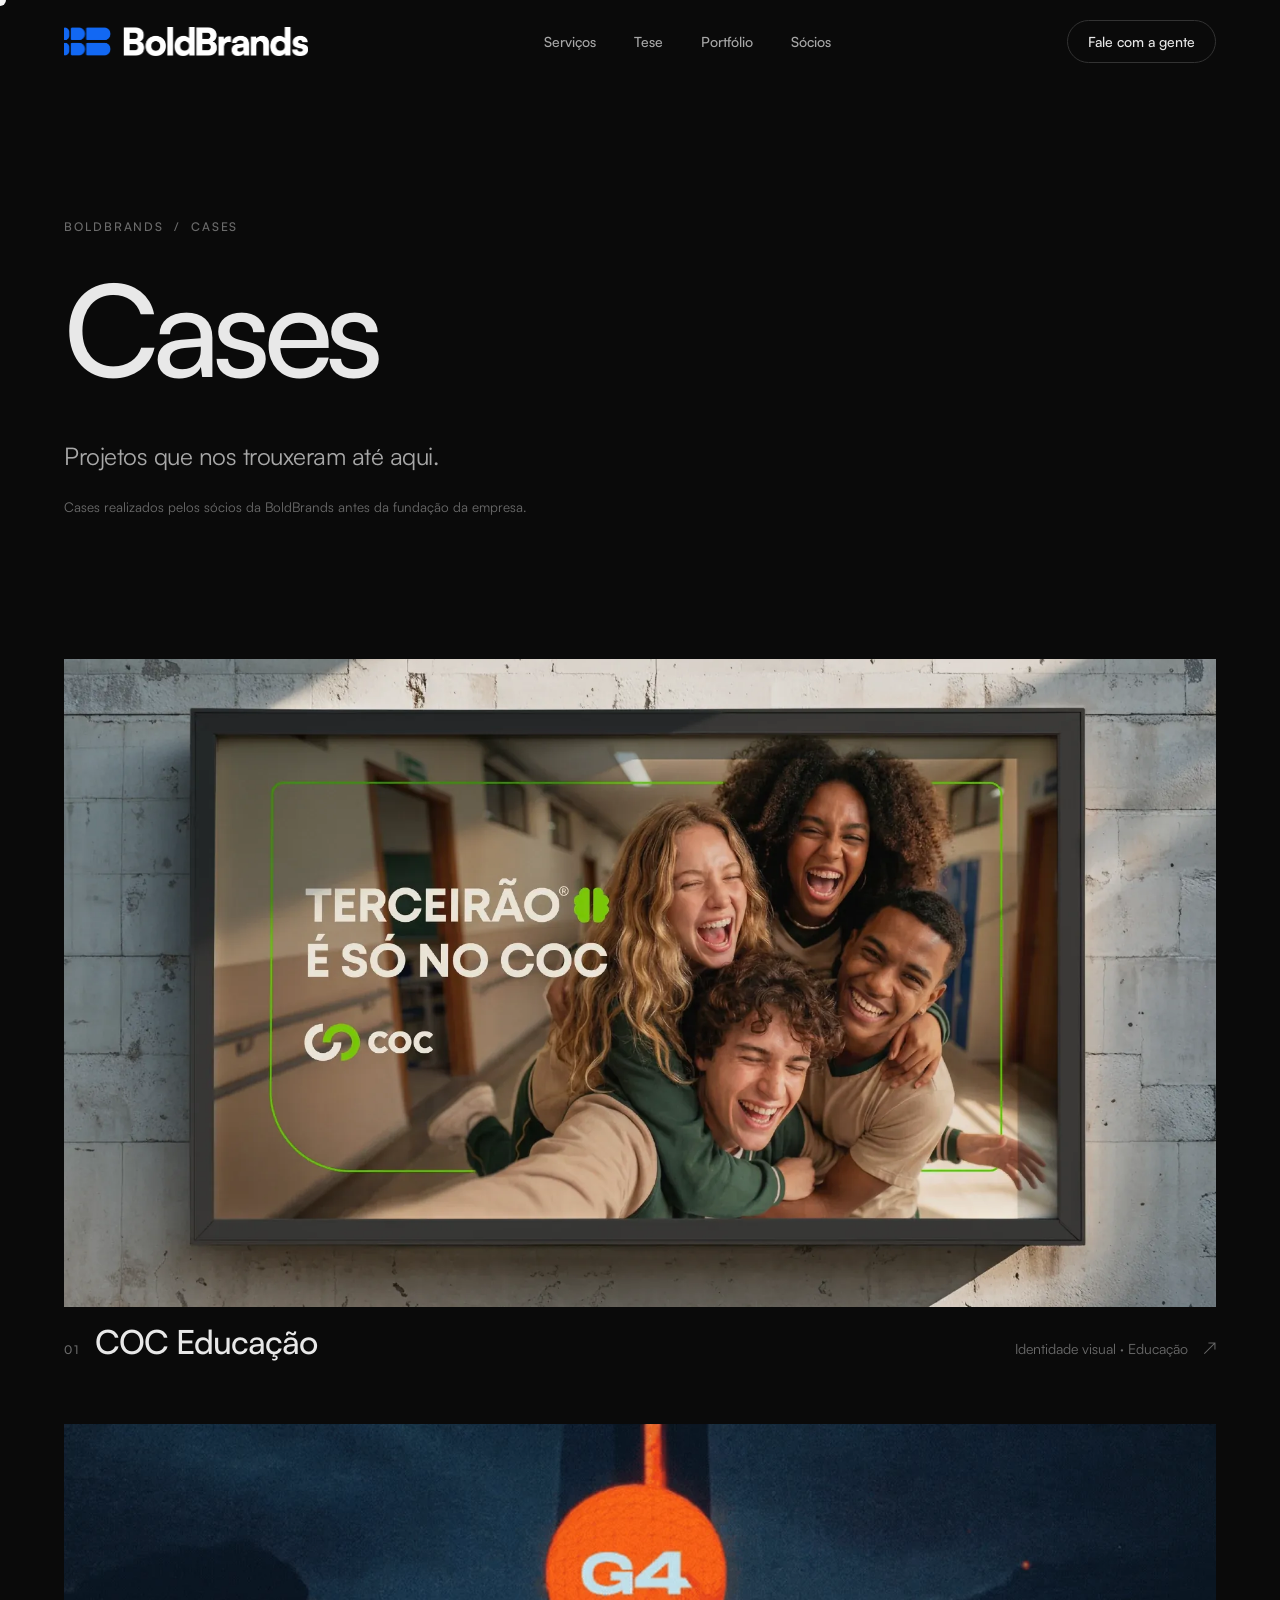
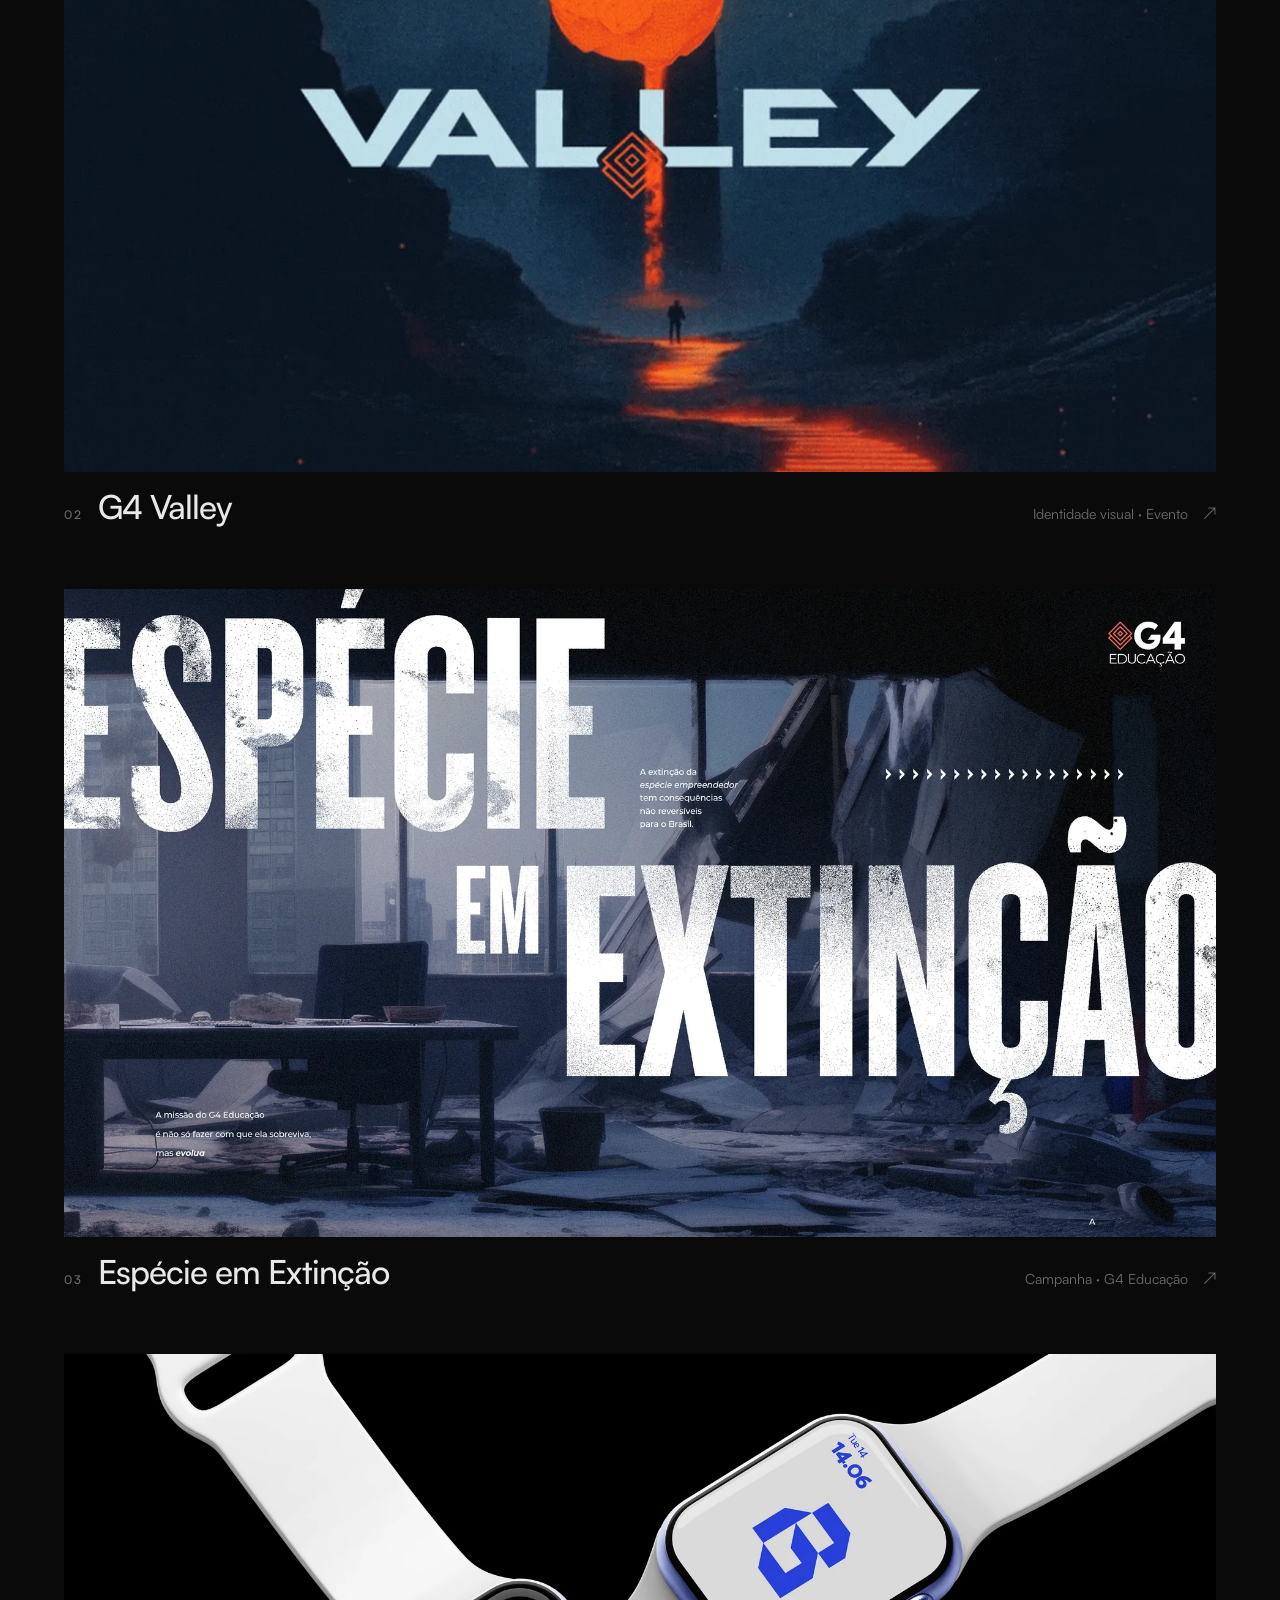
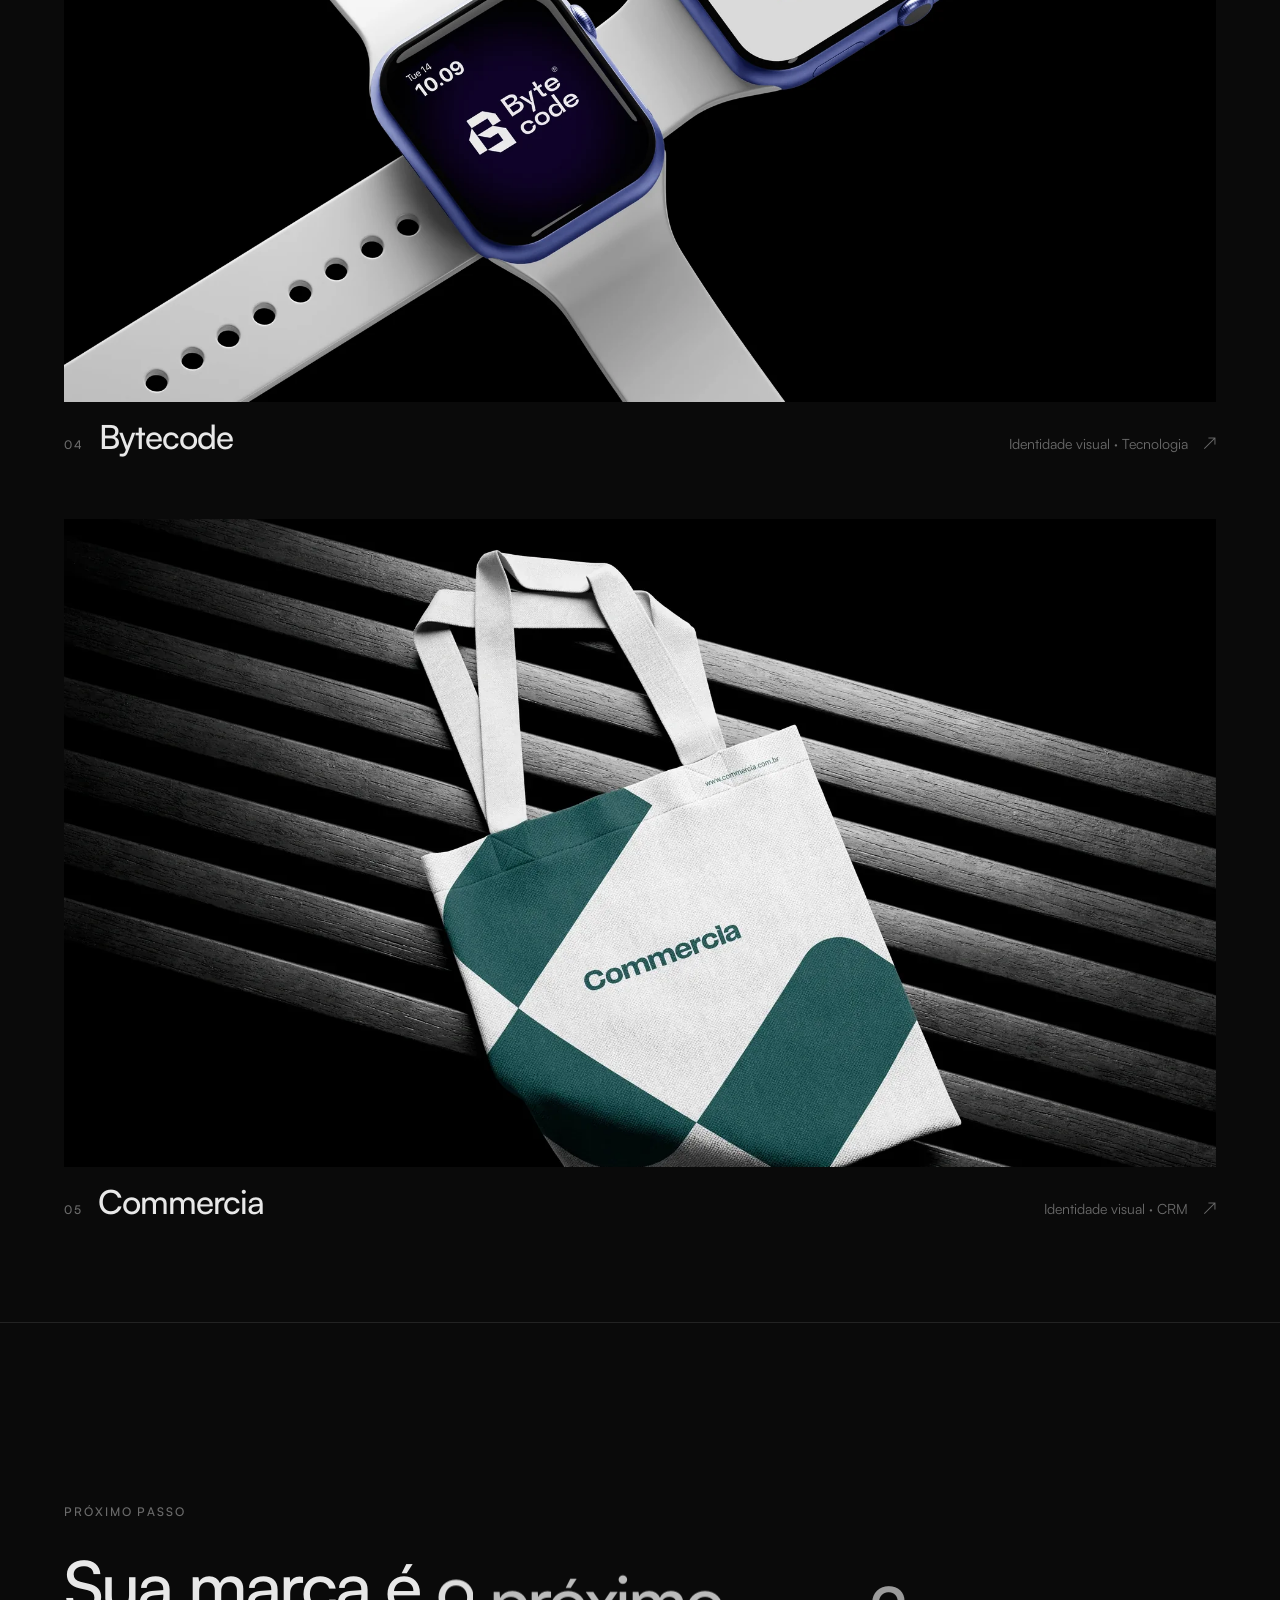
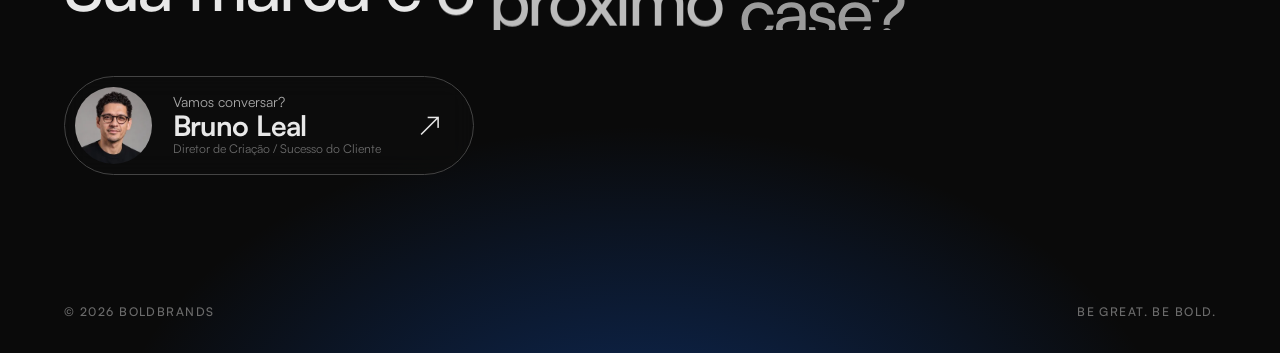
<file: cases/index.html>
<!DOCTYPE html>
<html lang="pt-BR">
<head>
<meta charset="utf-8">
<meta name="viewport" content="width=device-width, initial-scale=1">
<title>Cases — BoldBrands</title>
<meta name="description" content="Projetos que nos trouxeram até aqui: cases realizados pelos sócios da BoldBrands antes da fundação da empresa.">
<link rel="icon" href="../logo/icone-azul.png">
<link rel="preload" href="../fonts/Satoshi-Bold.woff2" as="font" type="font/woff2" crossorigin>
<link rel="stylesheet" href="../style.css?v=20261109a">
<link rel="stylesheet" href="../case.css?v=20261109a">
</head>
<body class="case-page">

<div class="cursor" aria-hidden="true"><span></span></div>

<header class="nav">
  <a href="../" class="logo" aria-label="BoldBrands"><img src="../logo/logo.png" alt="BoldBrands"></a>
  <nav>
    <a href="../#servicos">Serviços</a>
    <a href="../#tese">Tese</a>
    <a href="../#portfolio">Portfólio</a>
    <a href="../#socios">Sócios</a>
  </nav>
  <a href="../#contato" class="pill">Fale com a gente</a>
</header>

<main>
<section class="case-hero">
  <p class="eyebrow reveal"><a href="../">BoldBrands</a> &nbsp;/&nbsp; Cases</p>
  <h1 class="case-title"><span class="line"><span class="split">Cases</span></span></h1>
  <p class="case-sub reveal">Projetos que nos trouxeram até aqui.</p>
  <p class="prior-note reveal">Cases realizados pelos sócios da BoldBrands antes da fundação da empresa.</p>
</section>

<section class="case-sec tight">
  <!-- Para adicionar um novo case, copie um <a class="tcard"> inteiro e ajuste o link, a imagem (1920x1080) e os textos. -->
  <div class="tgrid stack">
    <a class="tcard reveal" href="coc-educacao/" aria-label="Ver o case COC Educação">
      <div class="tmedia"><img src="../img/thumbs/coc-educacao.webp" alt="Aplicação da identidade COC em mídia exterior" width="1920" height="1080" loading="lazy"></div>
      <div class="tmeta"><span class="tn">01</span><h5>COC Educação</h5><em>Identidade visual · Educação</em><i>↗</i></div>
    </a>
    <a class="tcard reveal" href="g4-valley/" aria-label="Ver o case G4 Valley">
      <div class="tmedia"><video class="loopvid" src="../img/thumbs/g4-valley.mp4" poster="../img/thumbs/g4-valley-poster.webp" muted loop playsinline preload="auto" width="1280" height="720" aria-label="Animação do monolito do G4 Valley"></video></div>
      <div class="tmeta"><span class="tn">02</span><h5>G4 Valley</h5><em>Identidade visual · Evento</em><i>↗</i></div>
    </a>
    <a class="tcard reveal" href="especie-em-extincao/" aria-label="Ver o case Espécie em Extinção">
      <div class="tmedia"><img src="../img/thumbs/especie-em-extincao.webp" alt="Arte de abertura da campanha Espécie em Extinção" width="1920" height="1080" loading="lazy"></div>
      <div class="tmeta"><span class="tn">03</span><h5>Espécie em Extinção</h5><em>Campanha · G4 Educação</em><i>↗</i></div>
    </a>
    <a class="tcard reveal" href="bytecode/" aria-label="Ver o case Bytecode">
      <div class="tmedia"><img src="../img/thumbs/bytecode.webp" alt="Relógios inteligentes com a marca Bytecode" width="1920" height="1080" loading="lazy"></div>
      <div class="tmeta"><span class="tn">04</span><h5>Bytecode</h5><em>Identidade visual · Tecnologia</em><i>↗</i></div>
    </a>
    <a class="tcard reveal" href="commercia/" aria-label="Ver o case Commercia">
      <div class="tmedia"><img src="../img/thumbs/commercia.webp" alt="Ecobag com a marca Commercia" width="1920" height="1080" loading="lazy"></div>
      <div class="tmeta"><span class="tn">05</span><h5>Commercia</h5><em>Identidade visual · CRM</em><i>↗</i></div>
    </a>
  </div>
</section>
</main>

<footer id="contato" class="case-foot">
  <p class="eyebrow">Próximo passo</p>
  <h2 class="huge words">Sua marca é o próximo case?</h2>
  <div class="foot-cta">
    <a class="contact-card foot" href="https://wa.me/5511999960092?text=Ol%C3%A1%2C%20Bruno!%20Vim%20pelo%20site%20da%20BoldBrands." target="_blank" rel="noopener" aria-label="Vamos conversar? Fale com Bruno Leal no WhatsApp"><img src="../img/contato-bruno.webp?v=6" alt="" width="200" height="200"><span class="cc-txt"><small class="cc-desk">Vamos conversar?</small><b>Bruno Leal</b><em>Diretor de Criação / Sucesso do Cliente</em></span><i>↗</i></a>
  </div>
  <div class="foot-row"><span>© 2026 BoldBrands</span><span>Be great. Be bold.</span></div>
</footer>

<script src="../main.js?v=20261109a"></script>
</body>
</html>
</file>
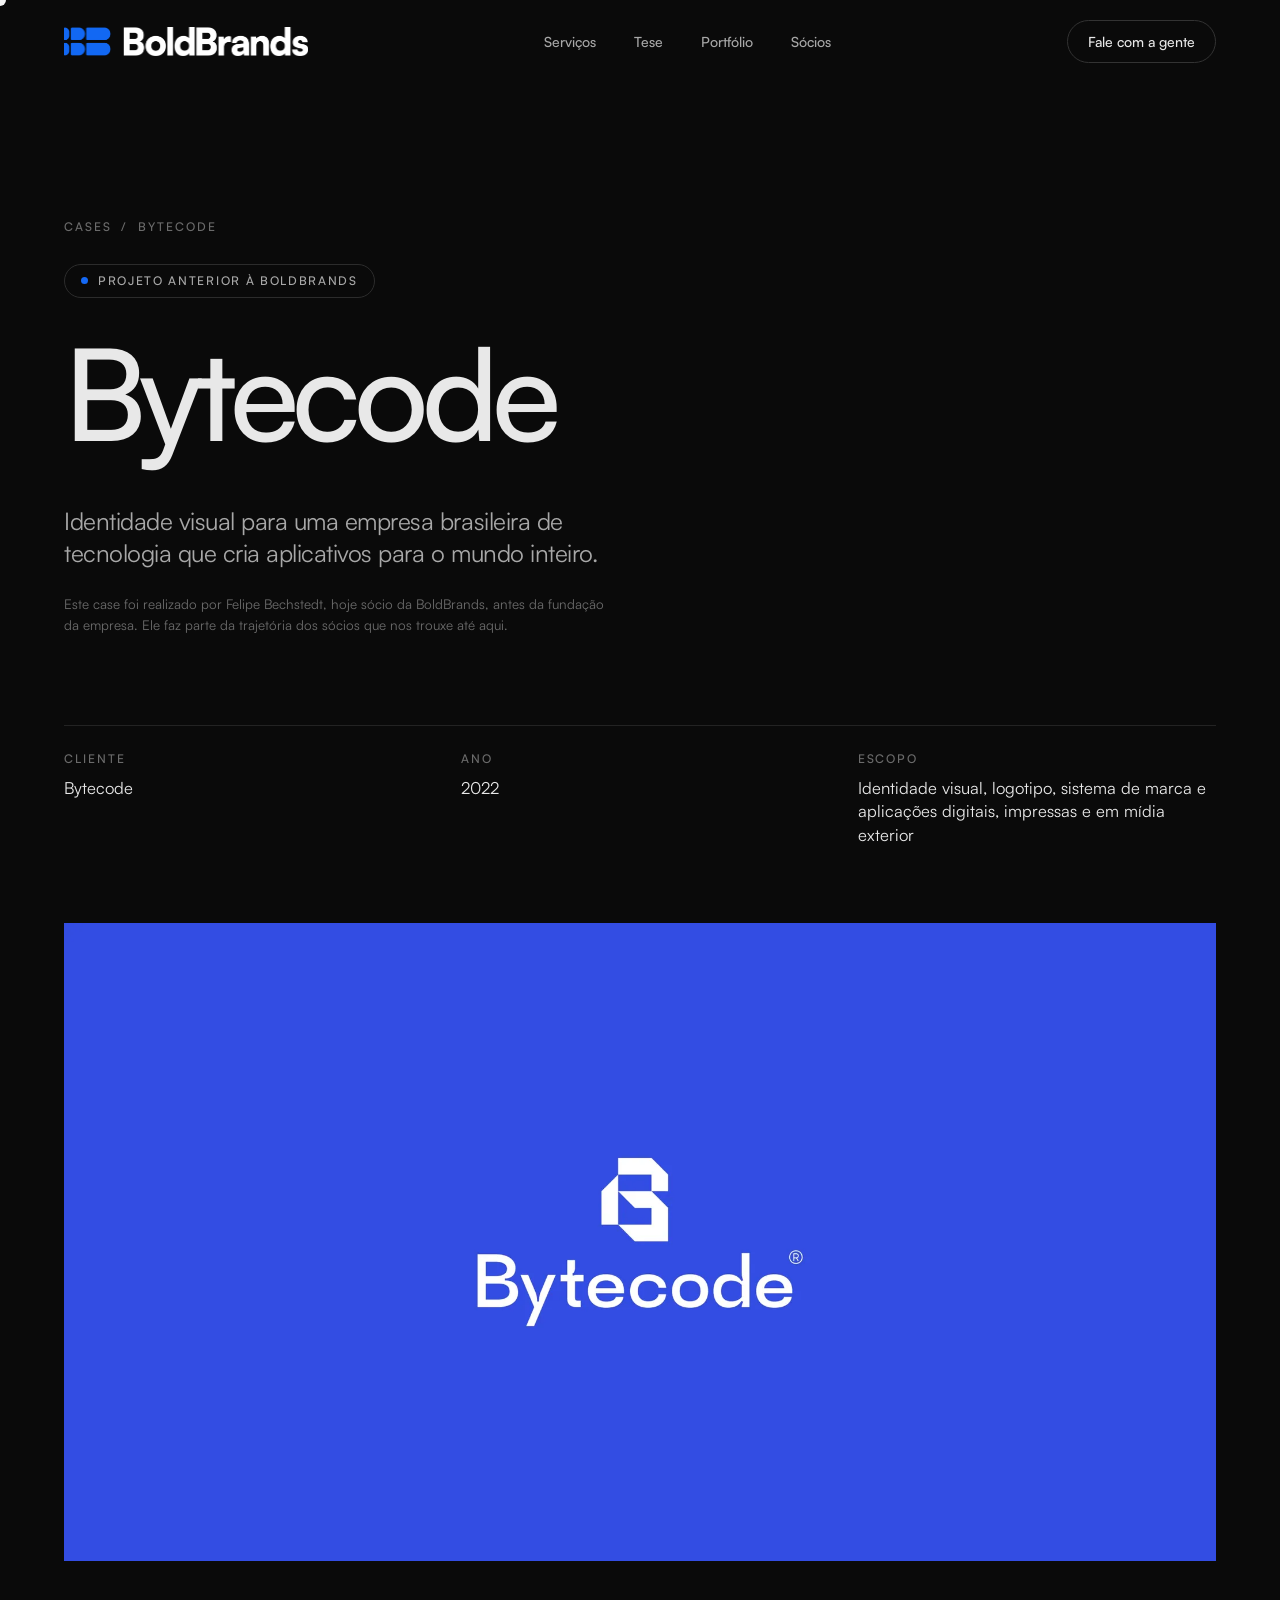
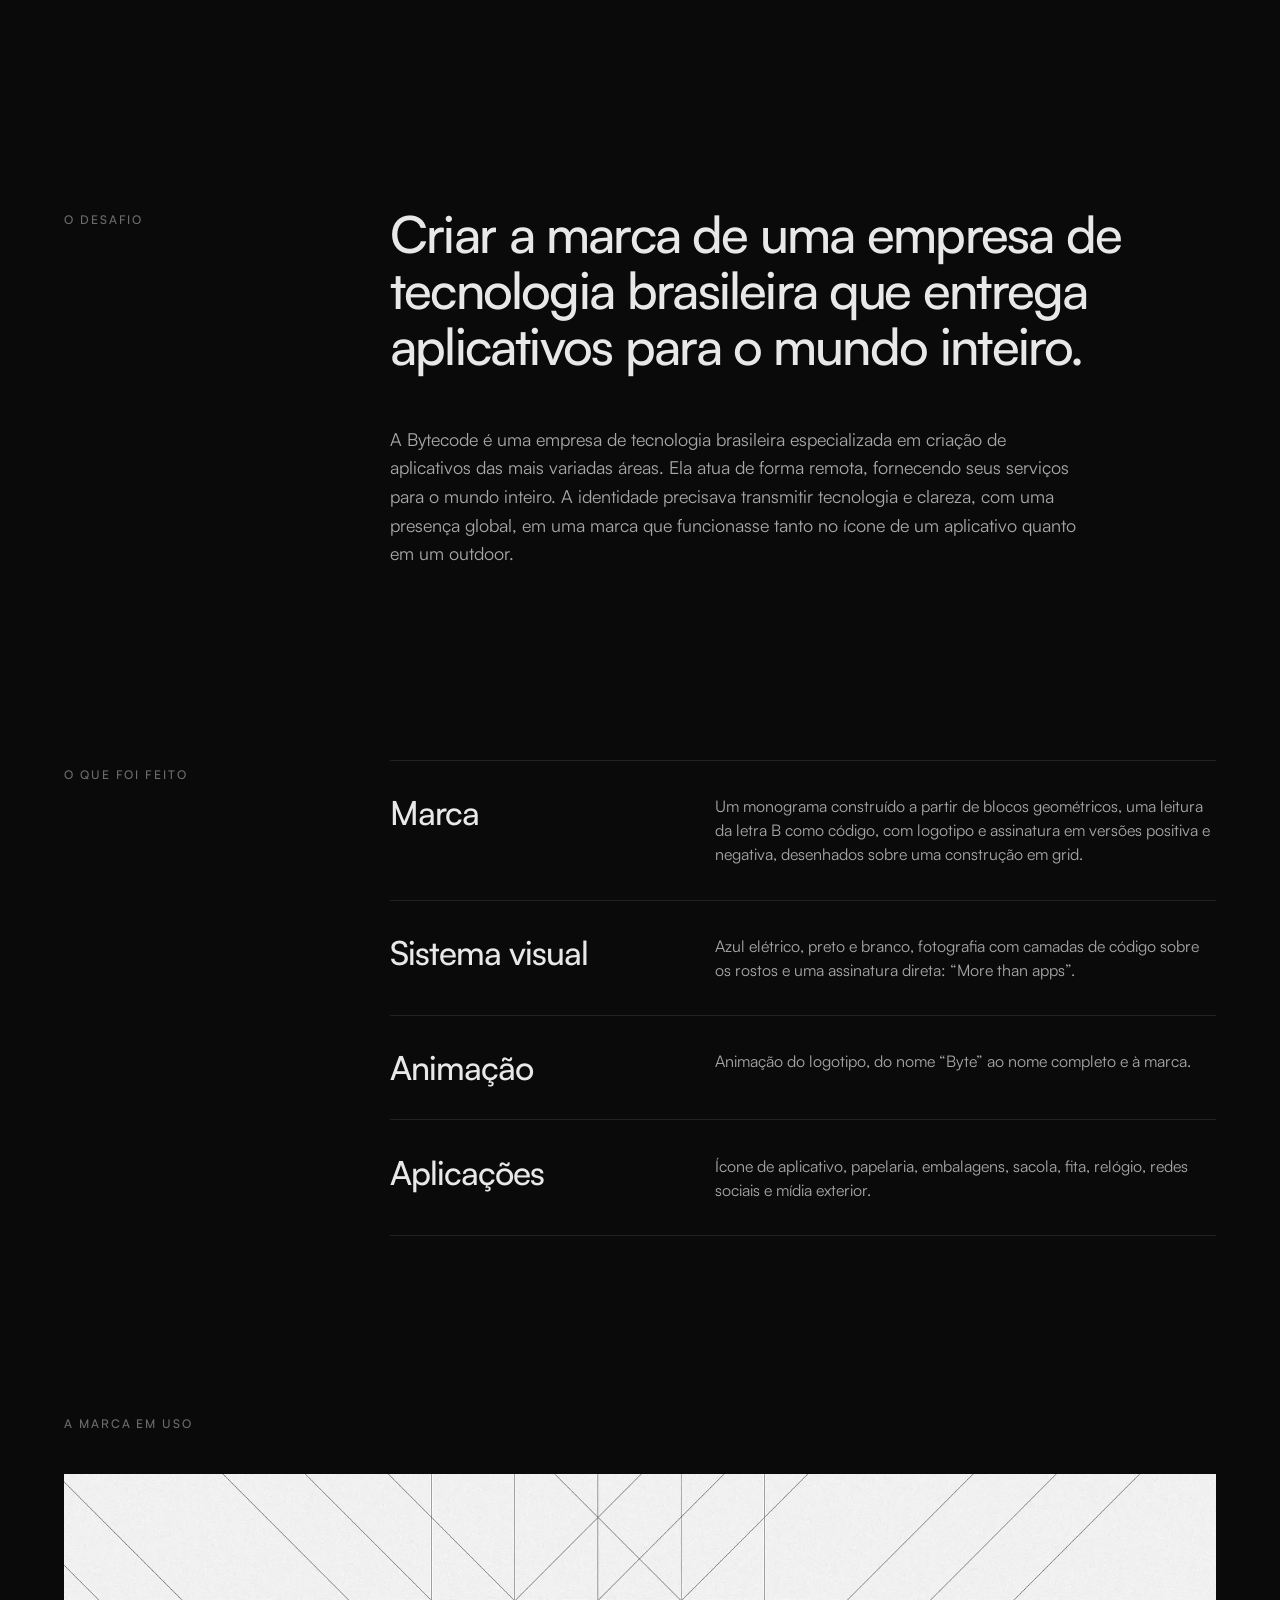
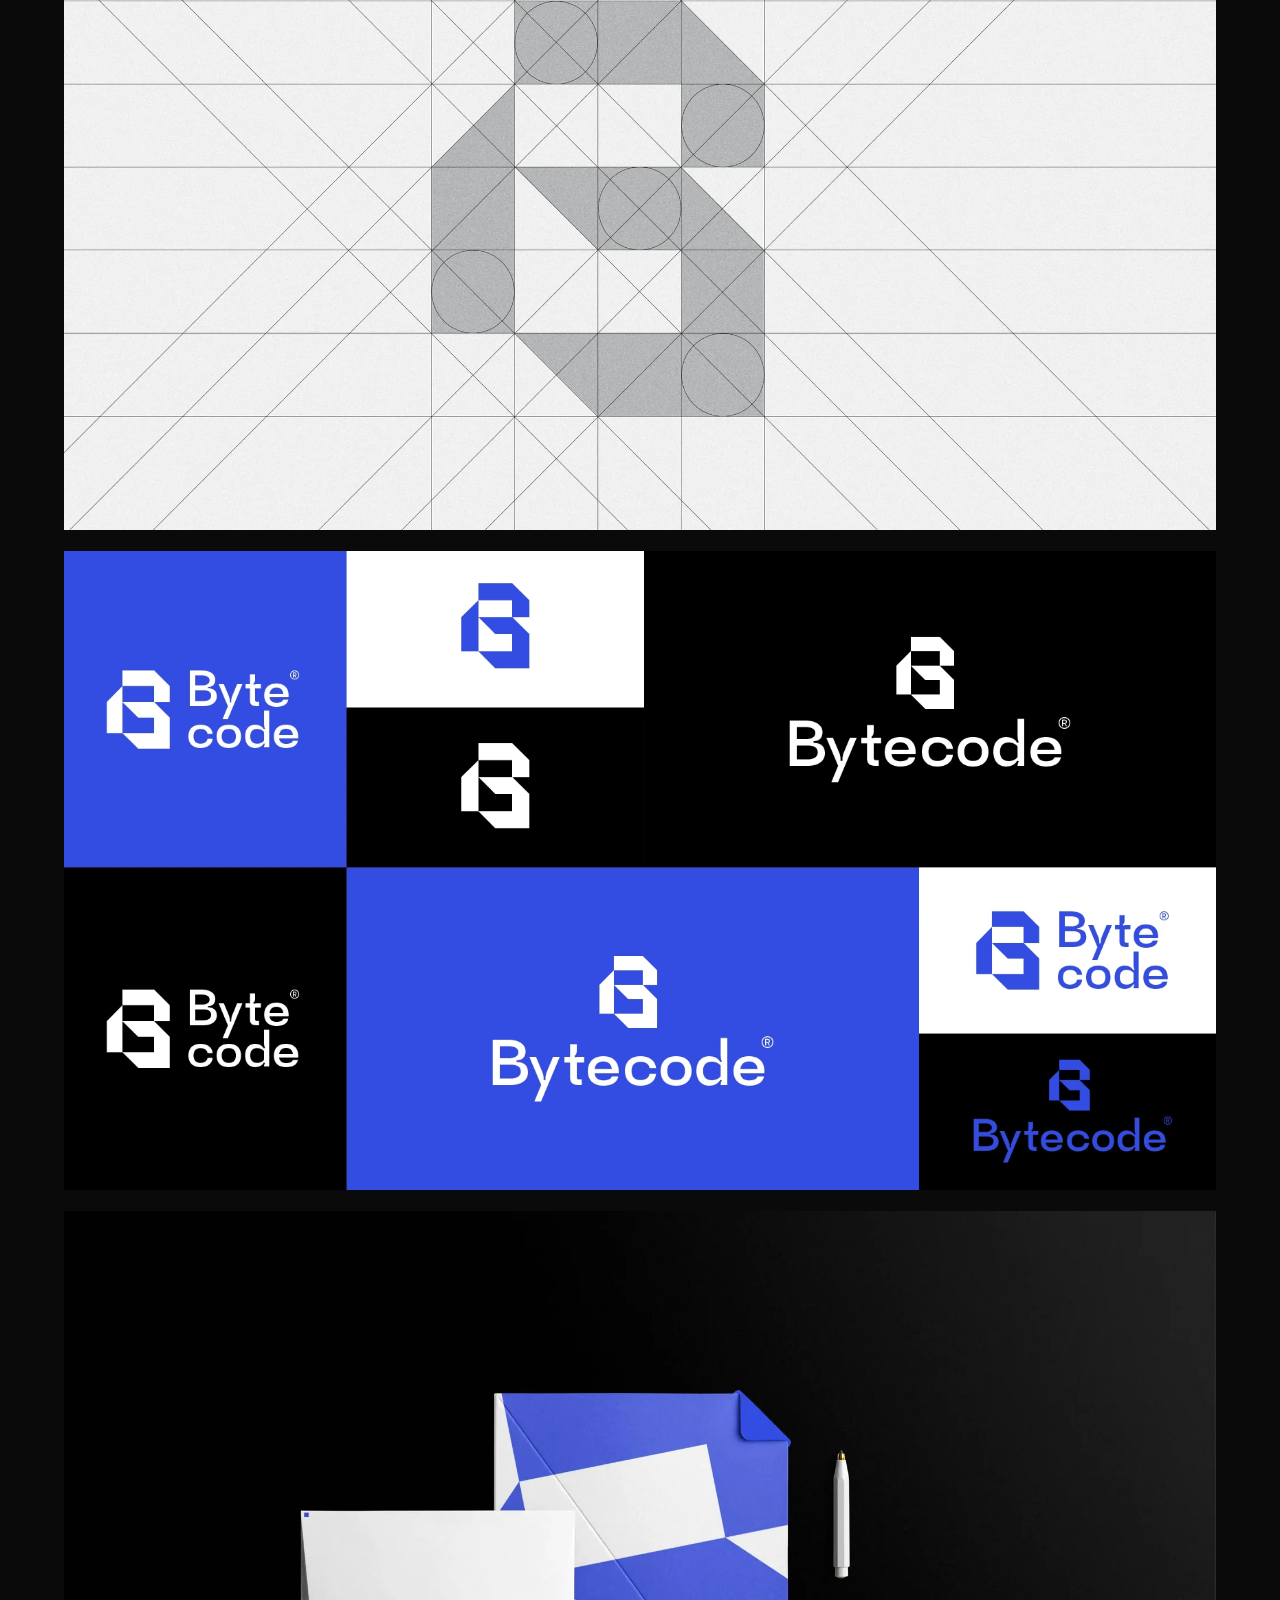
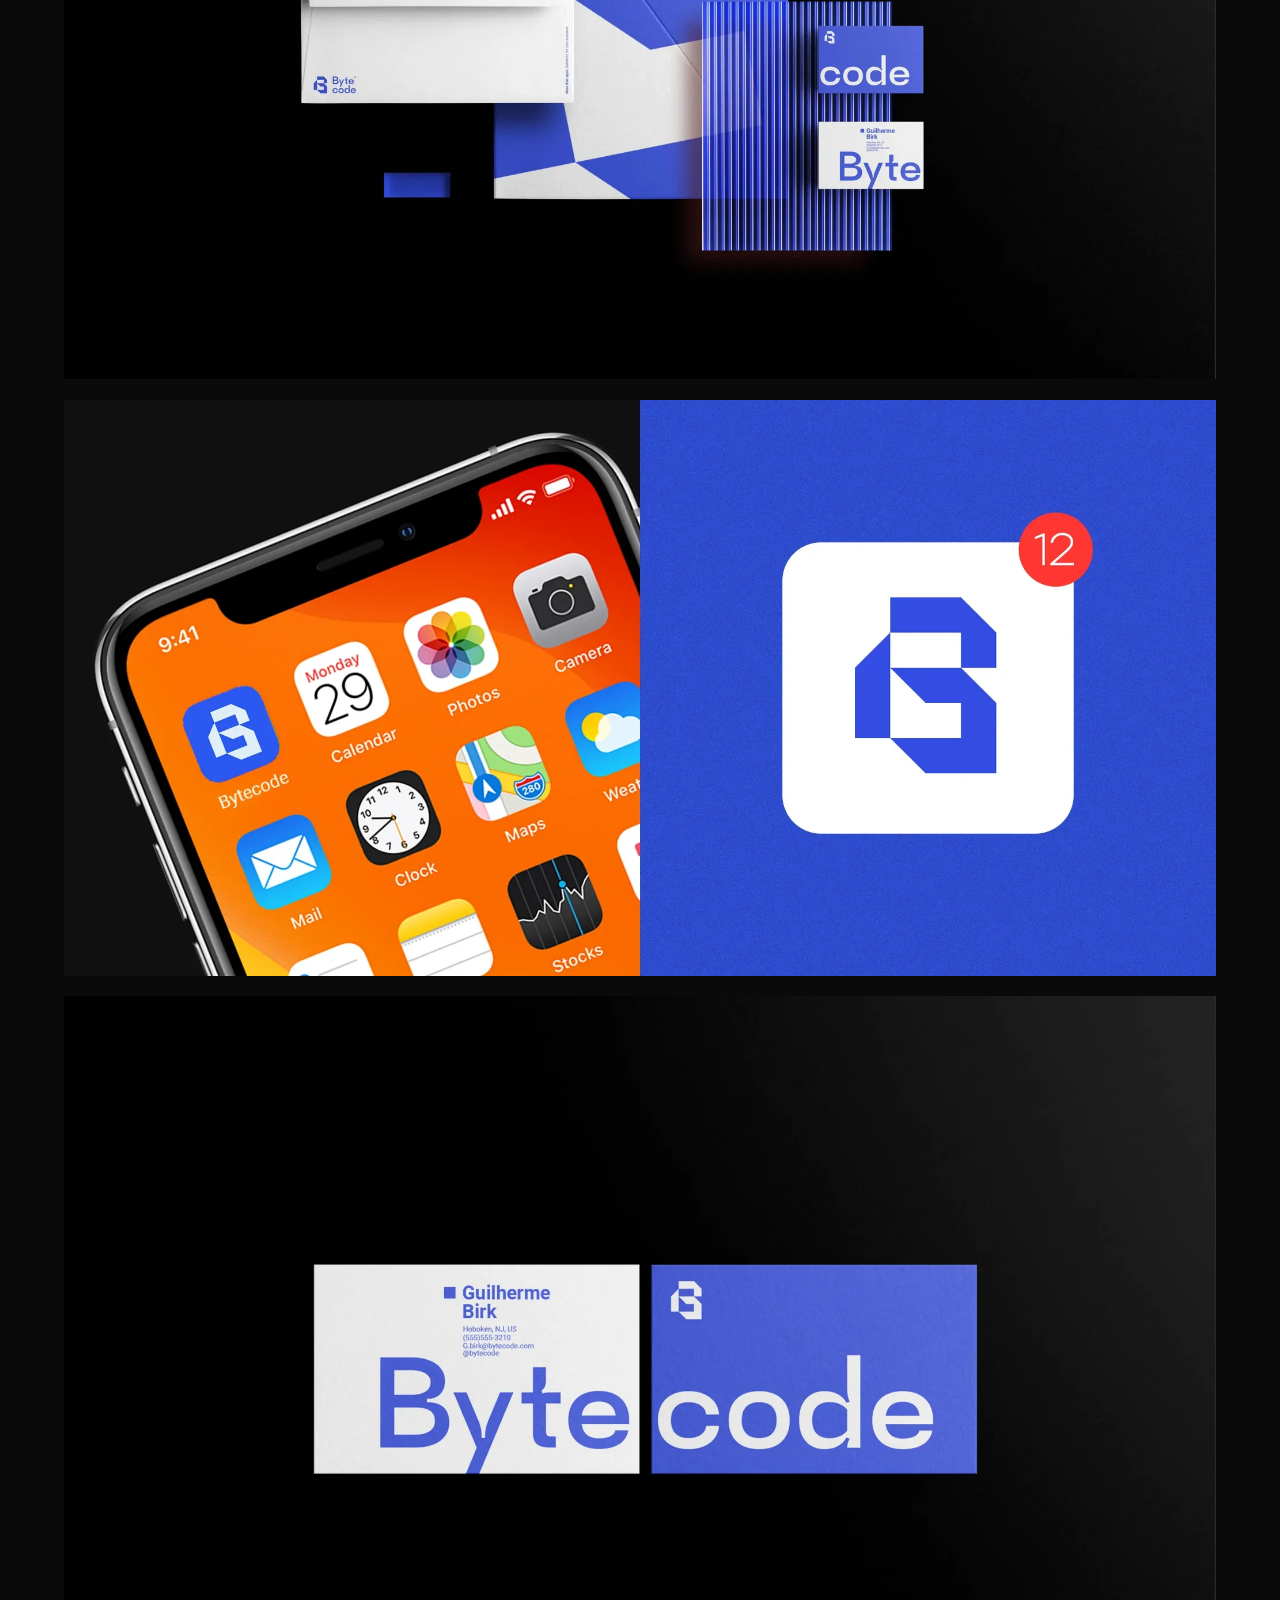
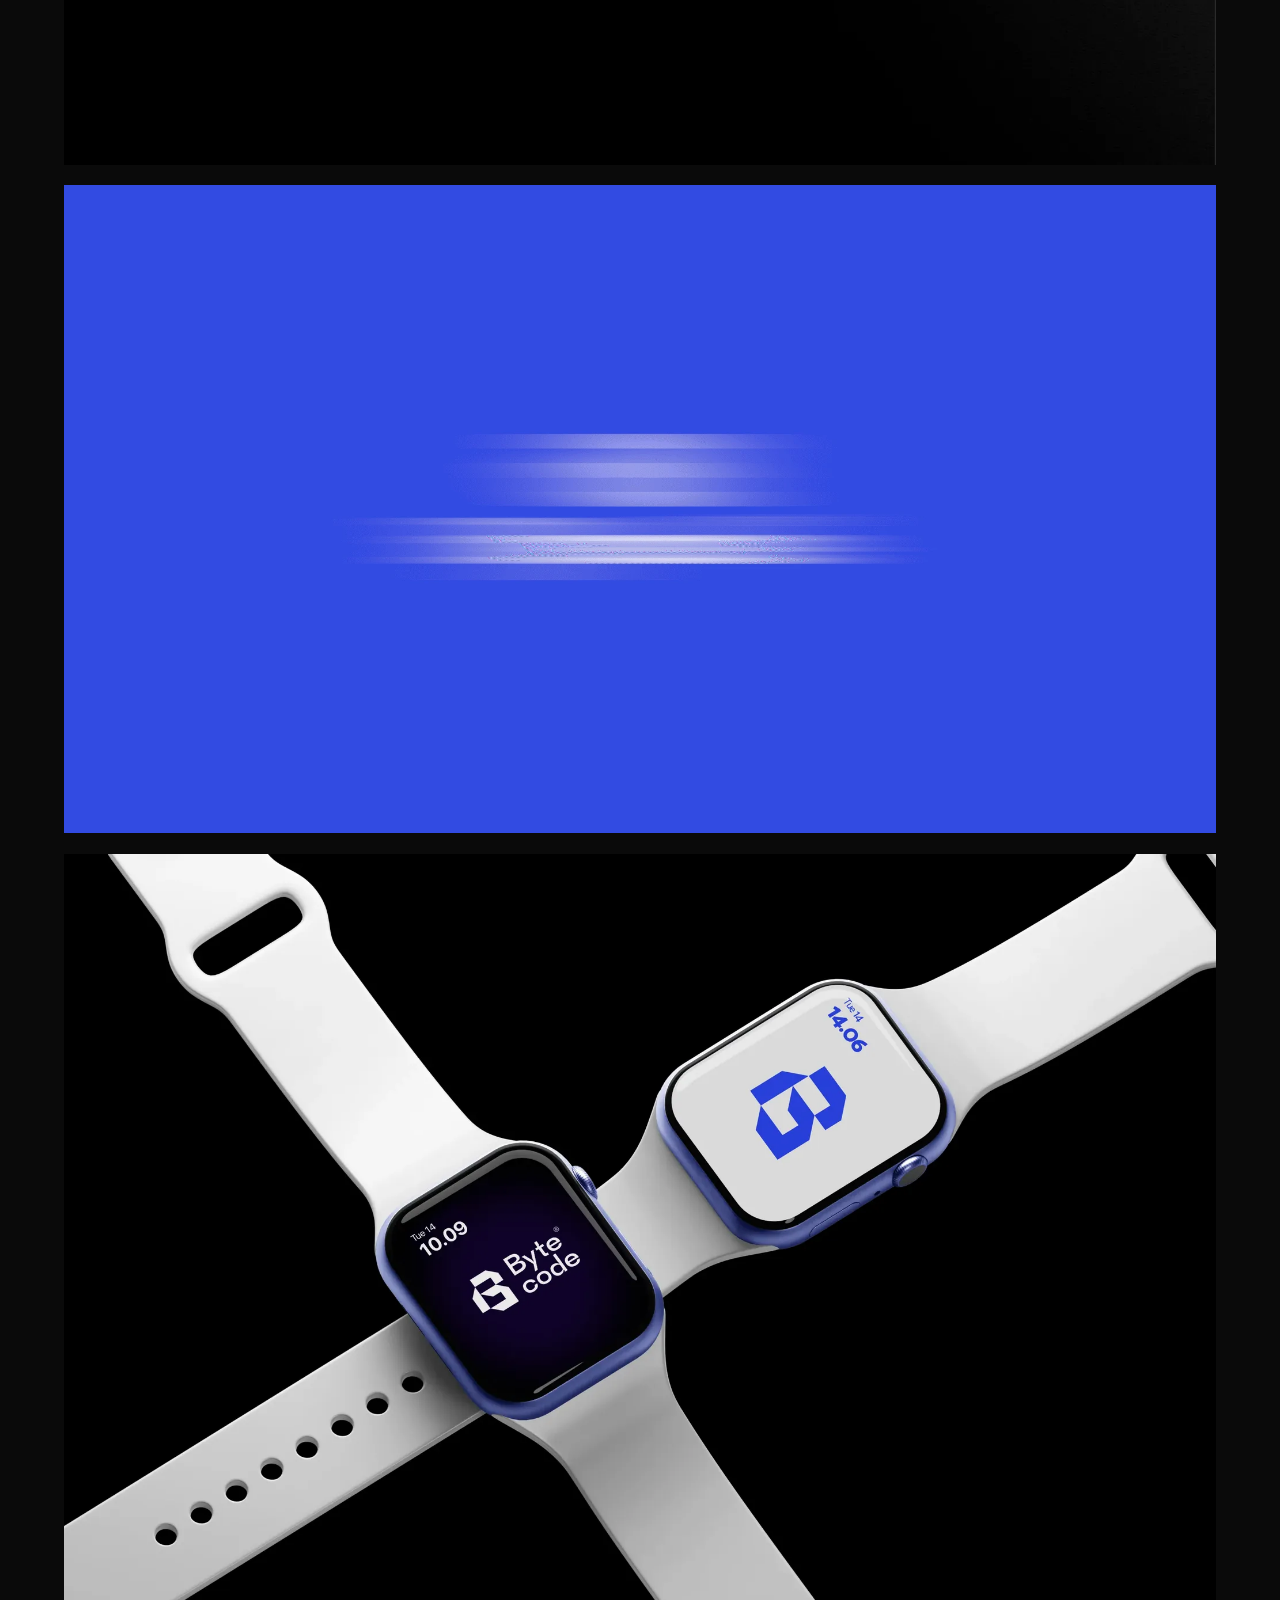
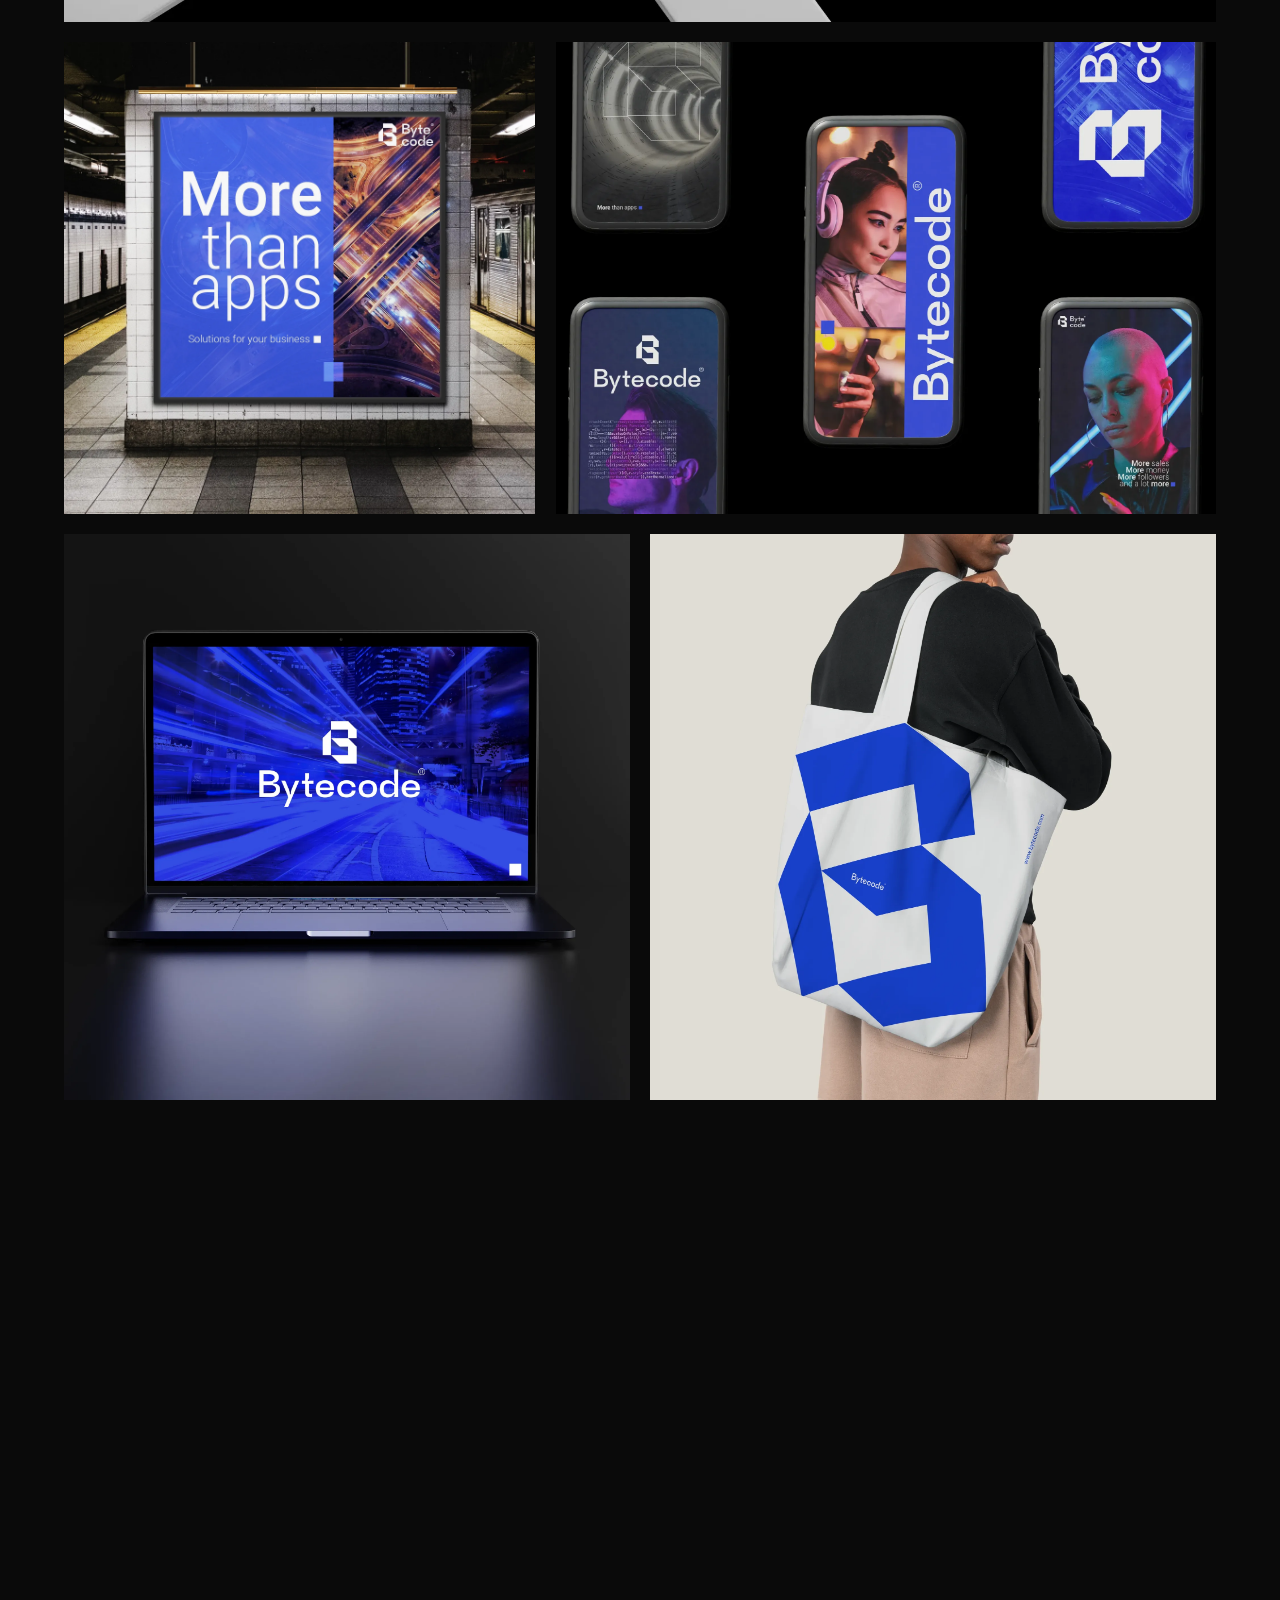
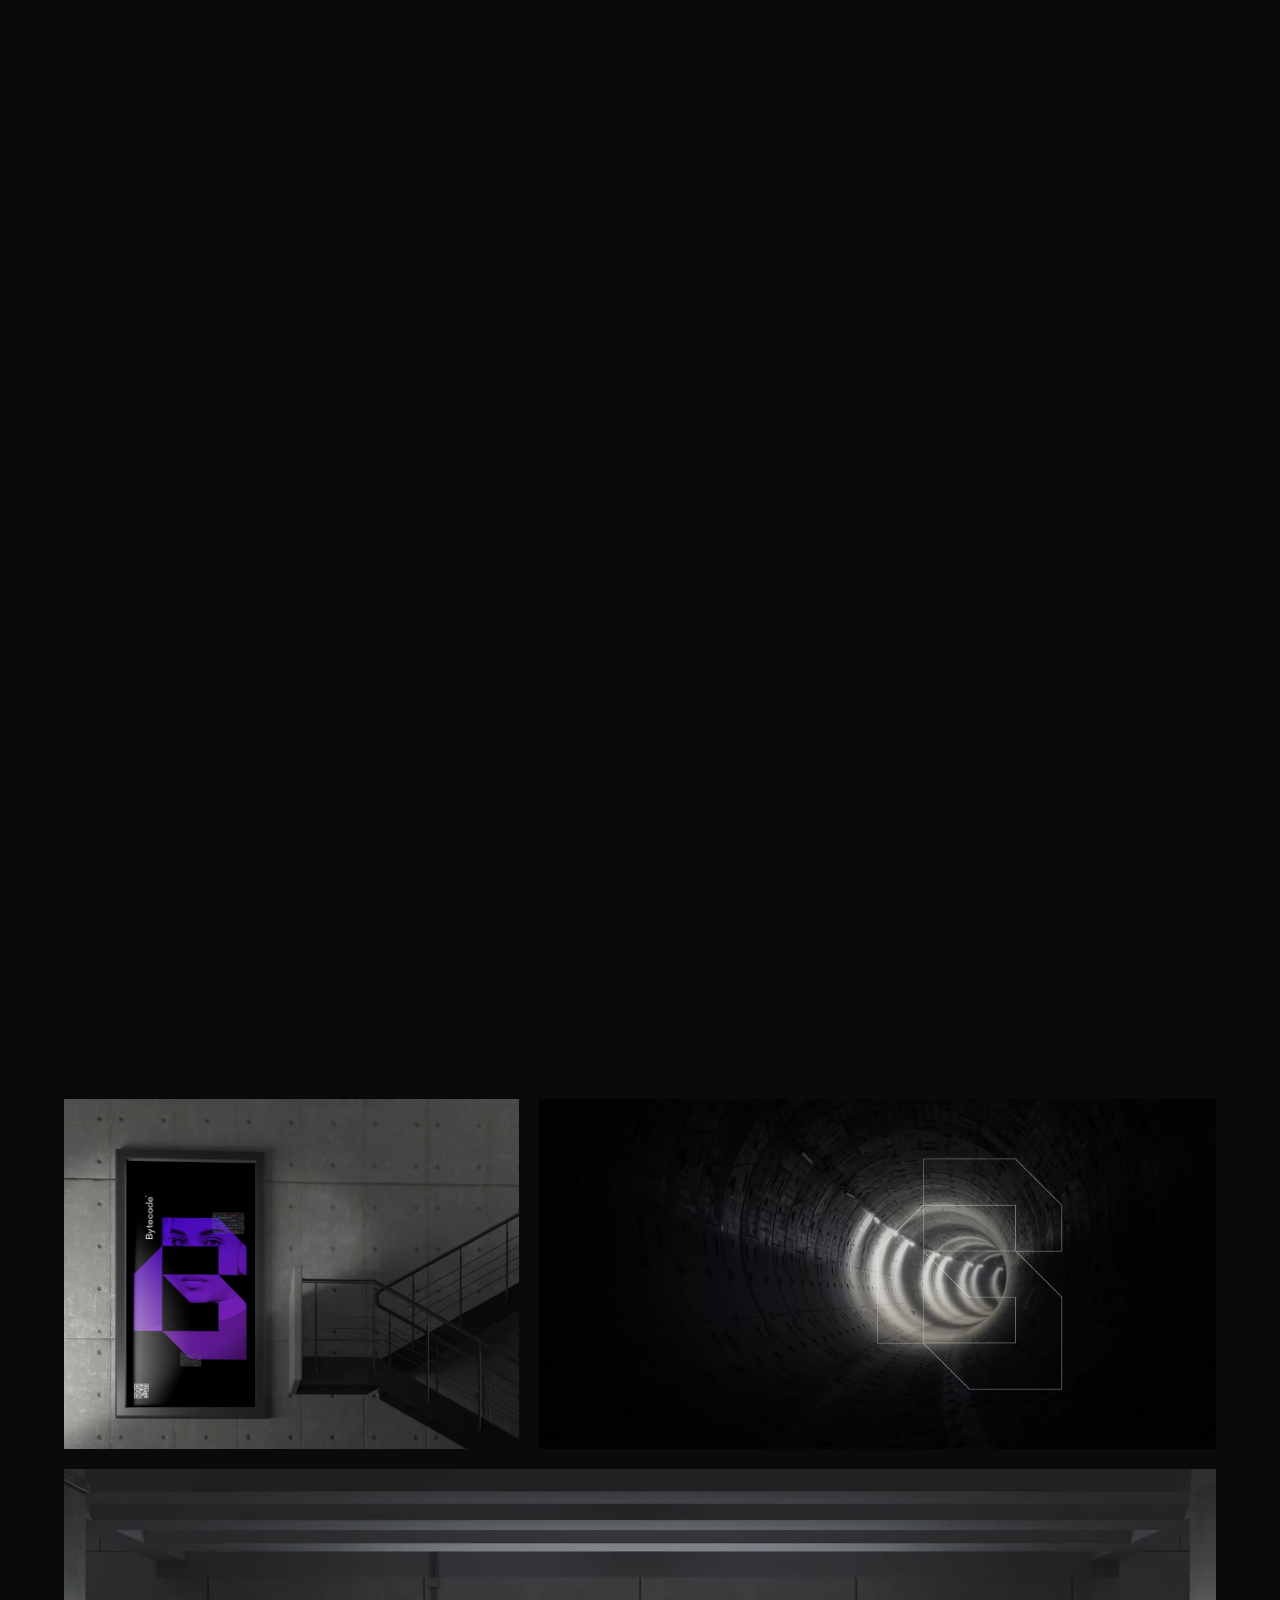
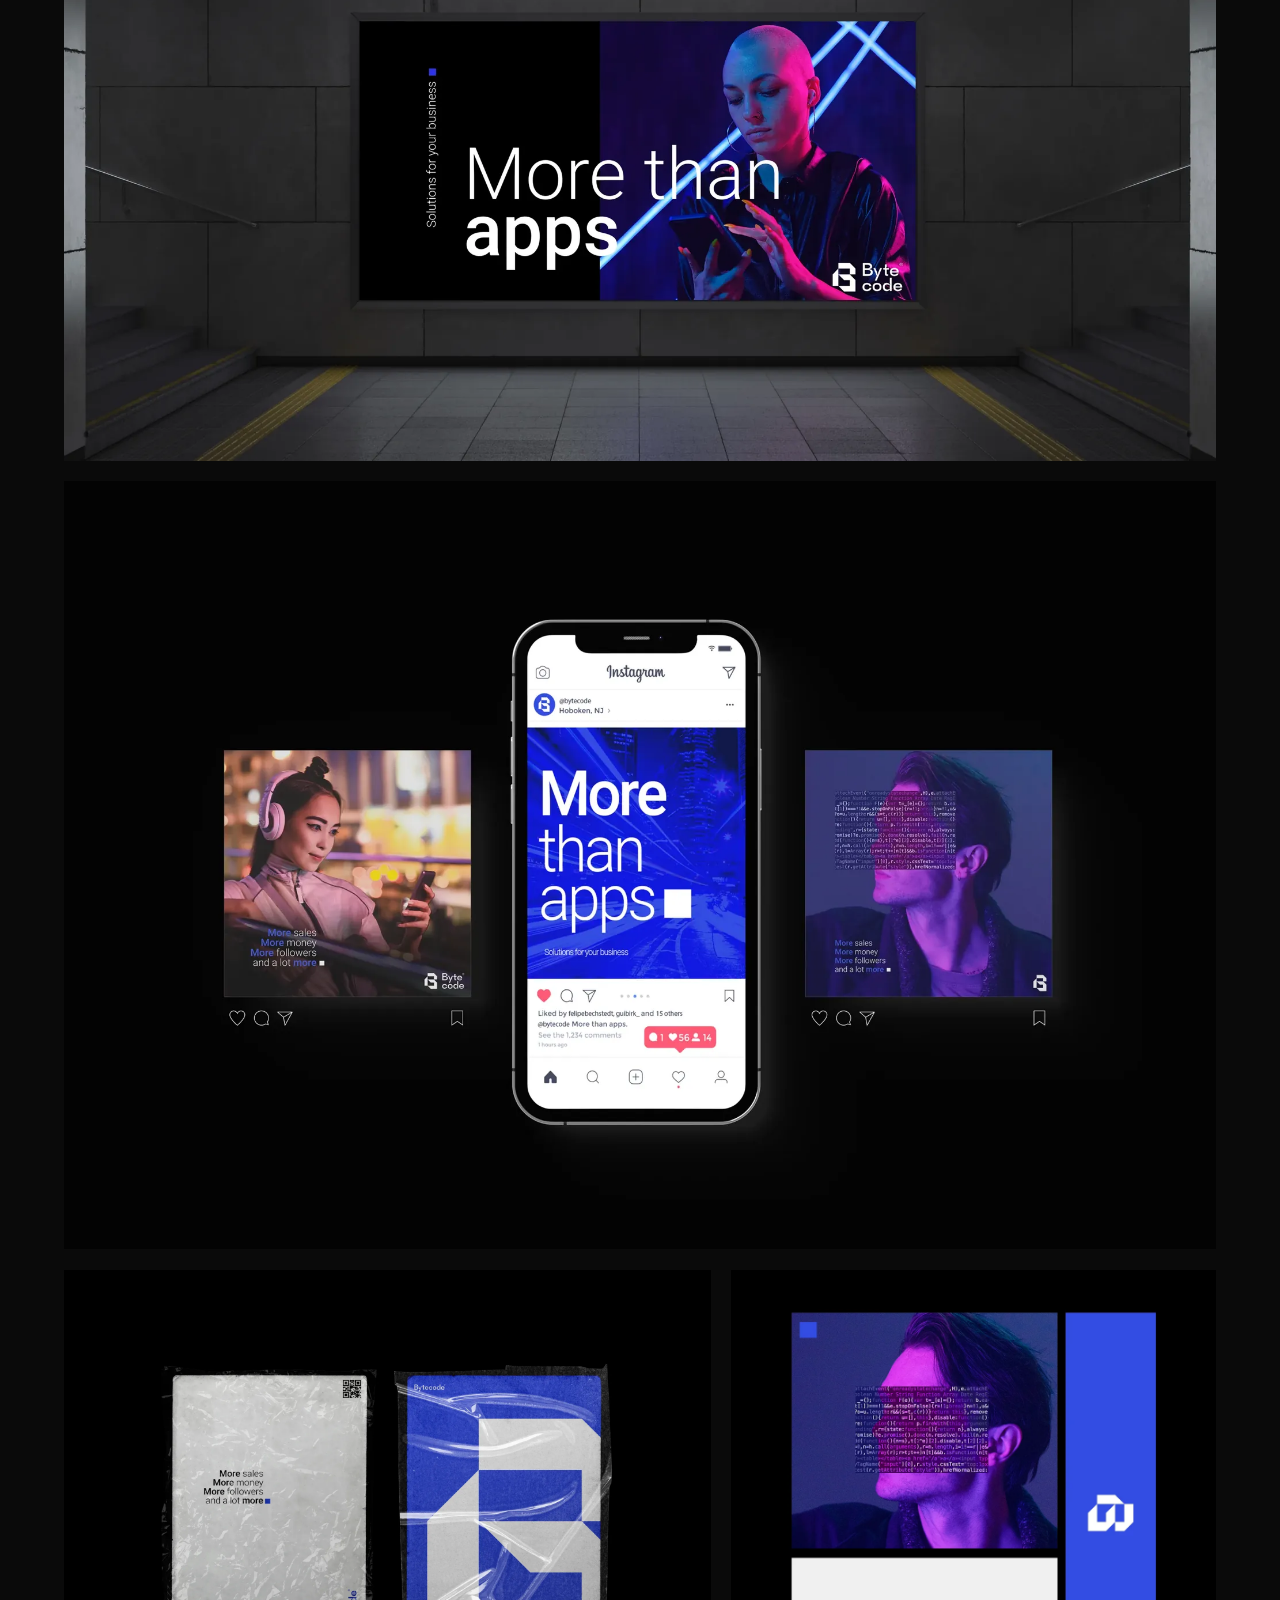
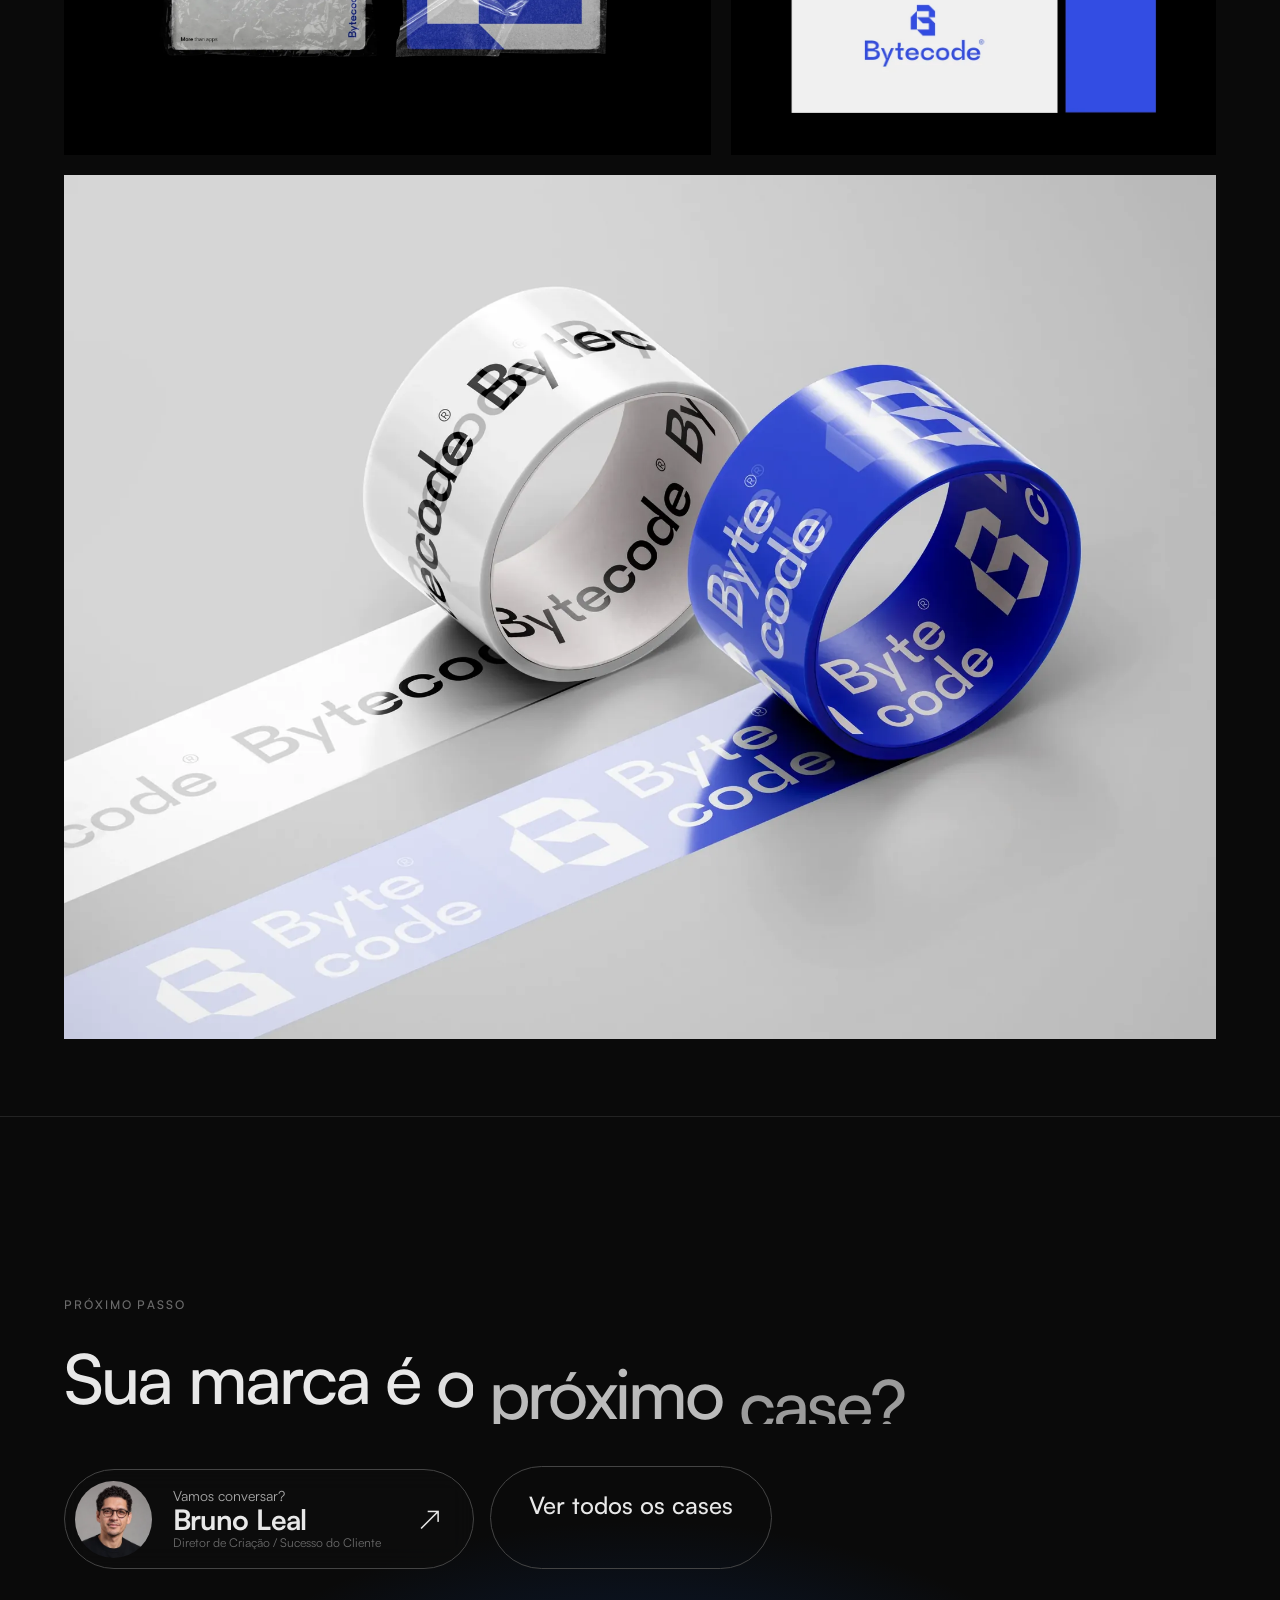
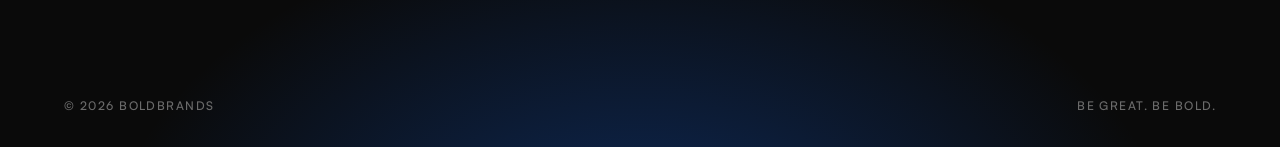
<file: cases/bytecode/index.html>
<!DOCTYPE html>
<html lang="pt-BR">
<head>
<meta charset="utf-8">
<meta name="viewport" content="width=device-width, initial-scale=1">
<title>Bytecode — Case BoldBrands</title>
<meta name="description" content="Identidade visual da Bytecode, empresa brasileira de tecnologia que cria aplicativos para o mundo inteiro: monograma, sistema visual e aplicações.">
<meta property="og:title" content="Bytecode — Case BoldBrands">
<meta property="og:description" content="Identidade visual para uma empresa brasileira de tecnologia que cria aplicativos para o mundo inteiro.">
<meta property="og:image" content="media/01.webp">
<link rel="icon" href="../../logo/icone-azul.png">
<link rel="preload" href="../../fonts/Satoshi-Bold.woff2" as="font" type="font/woff2" crossorigin>
<link rel="stylesheet" href="../../style.css?v=20261109a">
<link rel="stylesheet" href="../../case.css?v=20261109a">
</head>
<body class="case-page">

<div class="cursor" aria-hidden="true"><span></span></div>

<header class="nav">
  <a href="../../" class="logo" aria-label="BoldBrands"><img src="../../logo/logo.png" alt="BoldBrands"></a>
  <nav>
    <a href="../../#servicos">Serviços</a>
    <a href="../../#tese">Tese</a>
    <a href="../../#portfolio">Portfólio</a>
    <a href="../../#socios">Sócios</a>
  </nav>
  <a href="../../#contato" class="pill">Fale com a gente</a>
</header>

<main>

<!-- ===== CAPA DO CASE =====
     TROCAR AQUI: título, frase de apoio, aviso de autoria (.prior-note) e ficha. -->
<section class="case-hero">
  <p class="eyebrow reveal"><a href="../../#portfolio">Cases</a> &nbsp;/&nbsp; Bytecode</p>
  <p class="prior reveal"><i></i>Projeto anterior à BoldBrands</p>
  <h1 class="case-title"><span class="line"><span class="split">Bytecode</span></span></h1>
  <p class="case-sub reveal">Identidade visual para uma empresa brasileira de tecnologia que cria aplicativos para o mundo inteiro.</p>
  <p class="prior-note reveal">Este case foi realizado por Felipe Bechstedt, hoje sócio da BoldBrands, antes da fundação da empresa. Ele faz parte da trajetória dos sócios que nos trouxe até aqui.</p>

  <dl class="facts reveal">
    <div><dt>Cliente</dt><dd>Bytecode</dd></div>
    <div><dt>Ano</dt><dd>2022</dd></div>
    <div><dt>Escopo</dt><dd>Identidade visual, logotipo, sistema de marca e aplicações digitais, impressas e em mídia exterior</dd></div>
  </dl>
</section>

<!-- ===== IMAGEM DE ABERTURA ===== -->
<section class="case-media first">
  <figure class="wide reveal"><img src="media/01.webp" alt="Logotipo da Bytecode em branco sobre fundo azul" width="2560" height="1419" loading="eager"></figure>
</section>

<!-- ===== DESAFIO ===== -->
<section class="case-sec">
  <div class="case-grid">
    <p class="eyebrow reveal">O desafio</p>
    <div>
      <h2 class="case-lead words">Criar a marca de uma empresa de tecnologia brasileira que entrega aplicativos para o mundo inteiro.</h2>
      <p class="case-text reveal">A Bytecode é uma empresa de tecnologia brasileira especializada em criação de aplicativos das mais variadas áreas. Ela atua de forma remota, fornecendo seus serviços para o mundo inteiro. A identidade precisava transmitir tecnologia e clareza, com uma presença global, em uma marca que funcionasse tanto no ícone de um aplicativo quanto em um outdoor.</p>
    </div>
  </div>
</section>

<!-- ===== O QUE FOI FEITO ===== -->
<section class="case-sec tight">
  <div class="case-grid">
    <p class="eyebrow reveal">O que foi feito</p>
    <ol class="scope">
      <li class="reveal"><h3>Marca</h3><p>Um monograma construído a partir de blocos geométricos, uma leitura da letra B como código, com logotipo e assinatura em versões positiva e negativa, desenhados sobre uma construção em grid.</p></li>
      <li class="reveal"><h3>Sistema visual</h3><p>Azul elétrico, preto e branco, fotografia com camadas de código sobre os rostos e uma assinatura direta: “More than apps”.</p></li>
      <li class="reveal"><h3>Animação</h3><p>Animação do logotipo, do nome “Byte” ao nome completo e à marca.</p></li>
      <li class="reveal"><h3>Aplicações</h3><p>Ícone de aplicativo, papelaria, embalagens, sacola, fita, relógio, redes sociais e mídia exterior.</p></li>
    </ol>
  </div>
</section>

<!-- ===== GALERIA (ordem do case original) =====
     Para trocar uma imagem, substitua o arquivo em media/ mantendo o mesmo nome. -->
<section class="case-media">
  <p class="eyebrow reveal">A marca em uso</p>

  <figure class="wide reveal"><img src="media/02.webp" alt="Construção do monograma da Bytecode em grid" width="2560" height="1458" loading="lazy"></figure>
  <figure class="wide reveal"><img src="media/03.webp" alt="Versões do logotipo e do monograma da Bytecode em azul, preto e branco" width="1676" height="931" loading="lazy"></figure>
  <figure class="wide reveal"><img src="media/04.webp" alt="Papelaria da Bytecode: envelope, cartões e papel timbrado" width="2560" height="1707" loading="lazy"></figure>
  <figure class="wide reveal"><img src="media/05.webp" alt="Ícone do aplicativo Bytecode em um celular e em destaque" width="2160" height="1080" loading="lazy"></figure>
  <figure class="wide reveal"><img src="media/06.webp" alt="Cartão de visita da Bytecode com o logotipo em duas partes" width="2560" height="1707" loading="lazy"></figure>

  <figure class="wide reveal">
    <video class="loopvid" src="media/07.mp4" poster="media/07-poster.webp" muted loop playsinline preload="auto" width="1920" height="1080" aria-label="Animação do logotipo da Bytecode"></video>
  </figure>

  <figure class="wide reveal"><img src="media/08.webp" alt="Relógio inteligente exibindo a marca Bytecode" width="2560" height="1707" loading="lazy"></figure>

  <div class="rowpair">
    <figure class="reveal" style="--ar:1"><img src="media/09.webp" alt="Cartaz More than apps em estação de metrô" width="2000" height="2000" loading="lazy"></figure>
    <figure class="reveal" style="--ar:1.4"><img src="media/10.webp" alt="Celulares com peças digitais da Bytecode" width="2560" height="1829" loading="lazy"></figure>
  </div>

  <div class="rowpair">
    <figure class="reveal" style="--ar:1"><img src="media/11.webp" alt="Notebook com a marca Bytecode na tela" width="2560" height="2560" loading="lazy"></figure>
    <figure class="reveal" style="--ar:1"><img src="media/12.webp" alt="Sacola de tecido com o monograma da Bytecode" width="2560" height="2560" loading="lazy"></figure>
  </div>

  <figure class="wide reveal"><img src="media/13.webp" alt="Embalagens em azul e preto com o monograma da Bytecode" width="2560" height="1707" loading="lazy"></figure>
  <figure class="wide reveal"><img src="media/14.webp" alt="Cartazes de rua com a fotografia e a marca da Bytecode" width="2560" height="1707" loading="lazy"></figure>

  <div class="rowpair">
    <figure class="reveal" style="--ar:1.3"><img src="media/15.webp" alt="Painel com o monograma da Bytecode em uma parede de concreto" width="2560" height="1969" loading="lazy"></figure>
    <figure class="reveal" style="--ar:1.935"><img src="media/16.webp" alt="Túnel escuro com o monograma da Bytecode em linhas de luz" width="2560" height="1323" loading="lazy"></figure>
  </div>

  <figure class="wide reveal"><img src="media/17.webp" alt="Painel More than apps em estação de metrô" width="2560" height="1313" loading="lazy"></figure>
  <figure class="wide reveal"><img src="media/18.webp" alt="Perfil de rede social da Bytecode com publicações More than apps" width="2560" height="1707" loading="lazy"></figure>

  <div class="rowpair">
    <figure class="reveal" style="--ar:1.3333"><img src="media/19.webp" alt="Cartaz e cartaz embalado com o monograma da Bytecode" width="2560" height="1920" loading="lazy"></figure>
    <figure class="reveal" style="--ar:1"><img src="media/20.webp" alt="Composição com fotografia com código, logotipo e monograma" width="1080" height="1080" loading="lazy"></figure>
  </div>

  <figure class="wide reveal"><img src="media/21.webp" alt="Fita adesiva com o nome e o monograma da Bytecode" width="2560" height="1920" loading="lazy"></figure>
</section>

</main>

<footer id="contato" class="case-foot">
  <p class="eyebrow">Próximo passo</p>
  <h2 class="huge words">Sua marca é o próximo case?</h2>
  <div class="foot-cta">
    <a class="contact-card foot" href="https://wa.me/5511999960092?text=Ol%C3%A1%2C%20Bruno!%20Vim%20pelo%20site%20da%20BoldBrands." target="_blank" rel="noopener" aria-label="Vamos conversar? Fale com Bruno Leal no WhatsApp"><img src="../../img/contato-bruno.webp?v=6" alt="" width="200" height="200"><span class="cc-txt"><small class="cc-desk">Vamos conversar?</small><b>Bruno Leal</b><em>Diretor de Criação / Sucesso do Cliente</em></span><i>↗</i></a>
    <a class="pill big ghost" href="../../#portfolio">Ver todos os cases</a>
  </div>
  <div class="foot-row"><span>© 2026 BoldBrands</span><span>Be great. Be bold.</span></div>
</footer>

<script src="../../main.js?v=20261109a"></script>
</body>
</html>
</file>
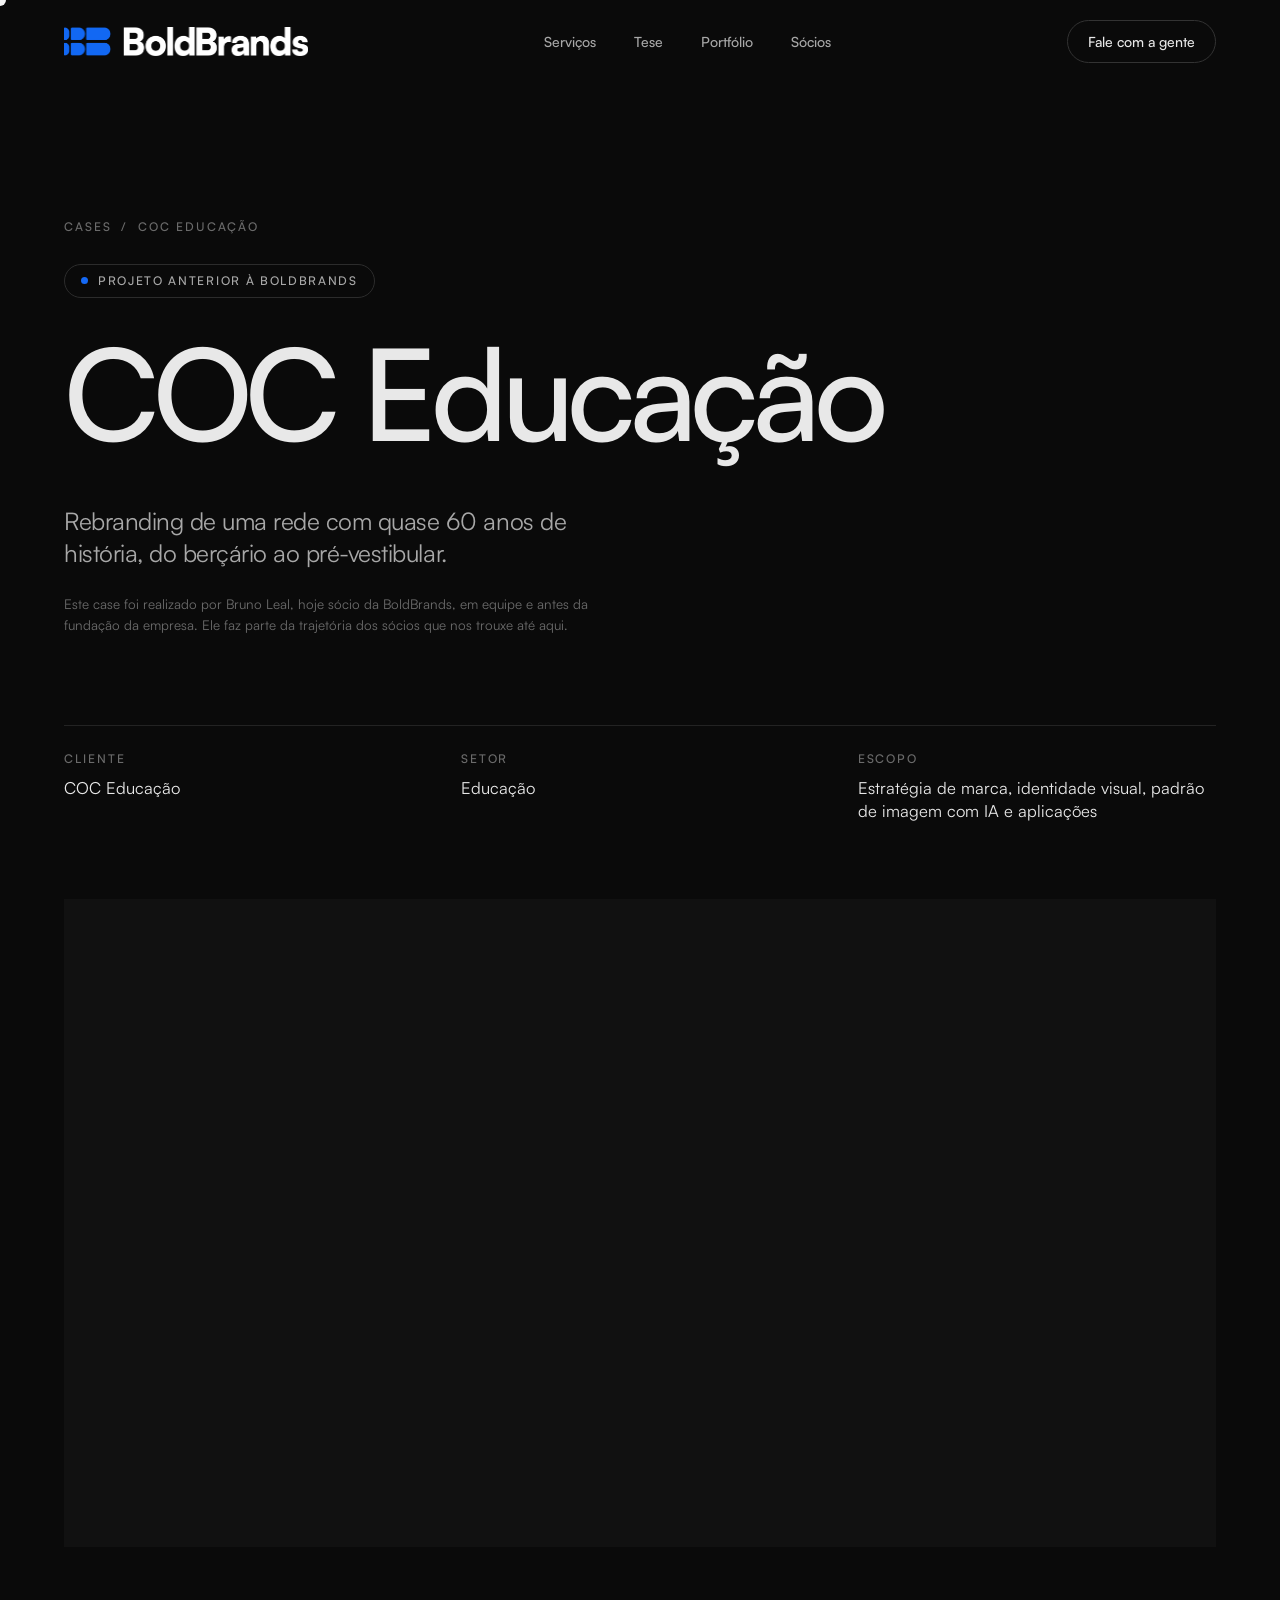
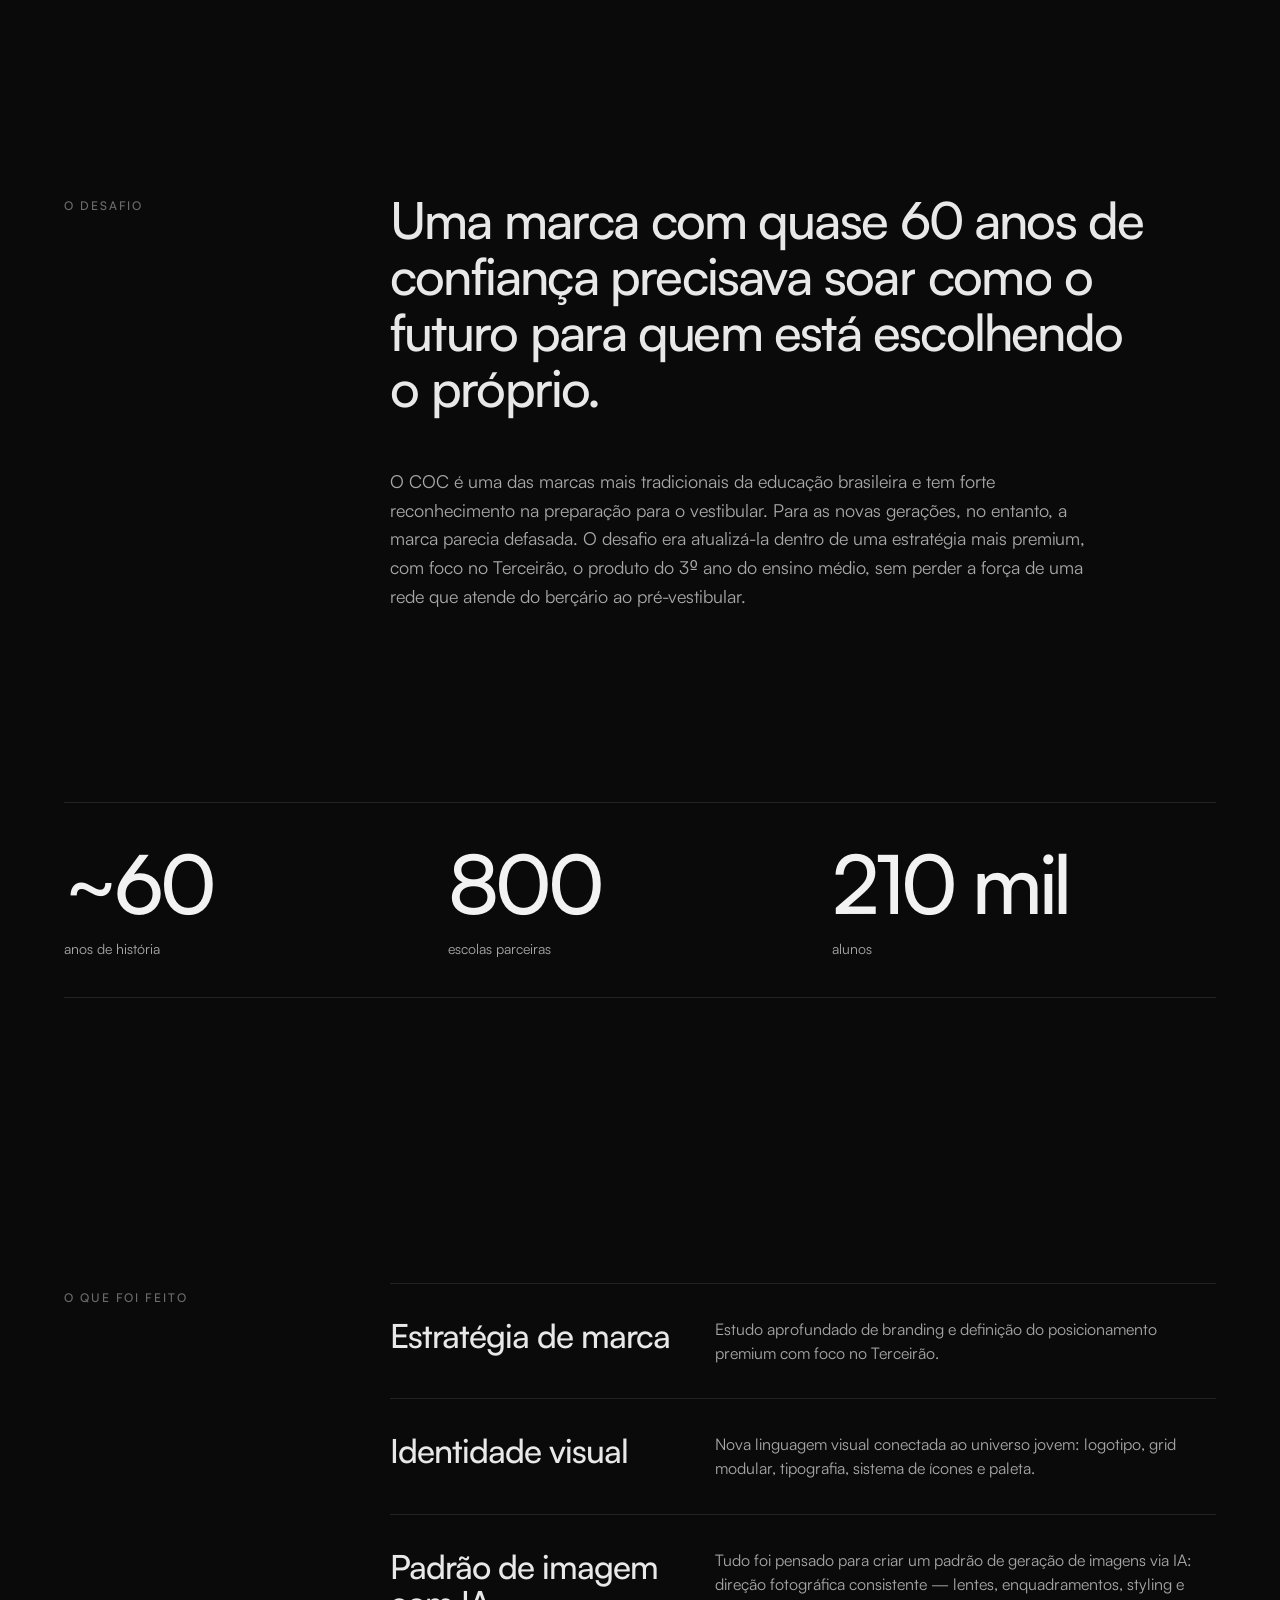
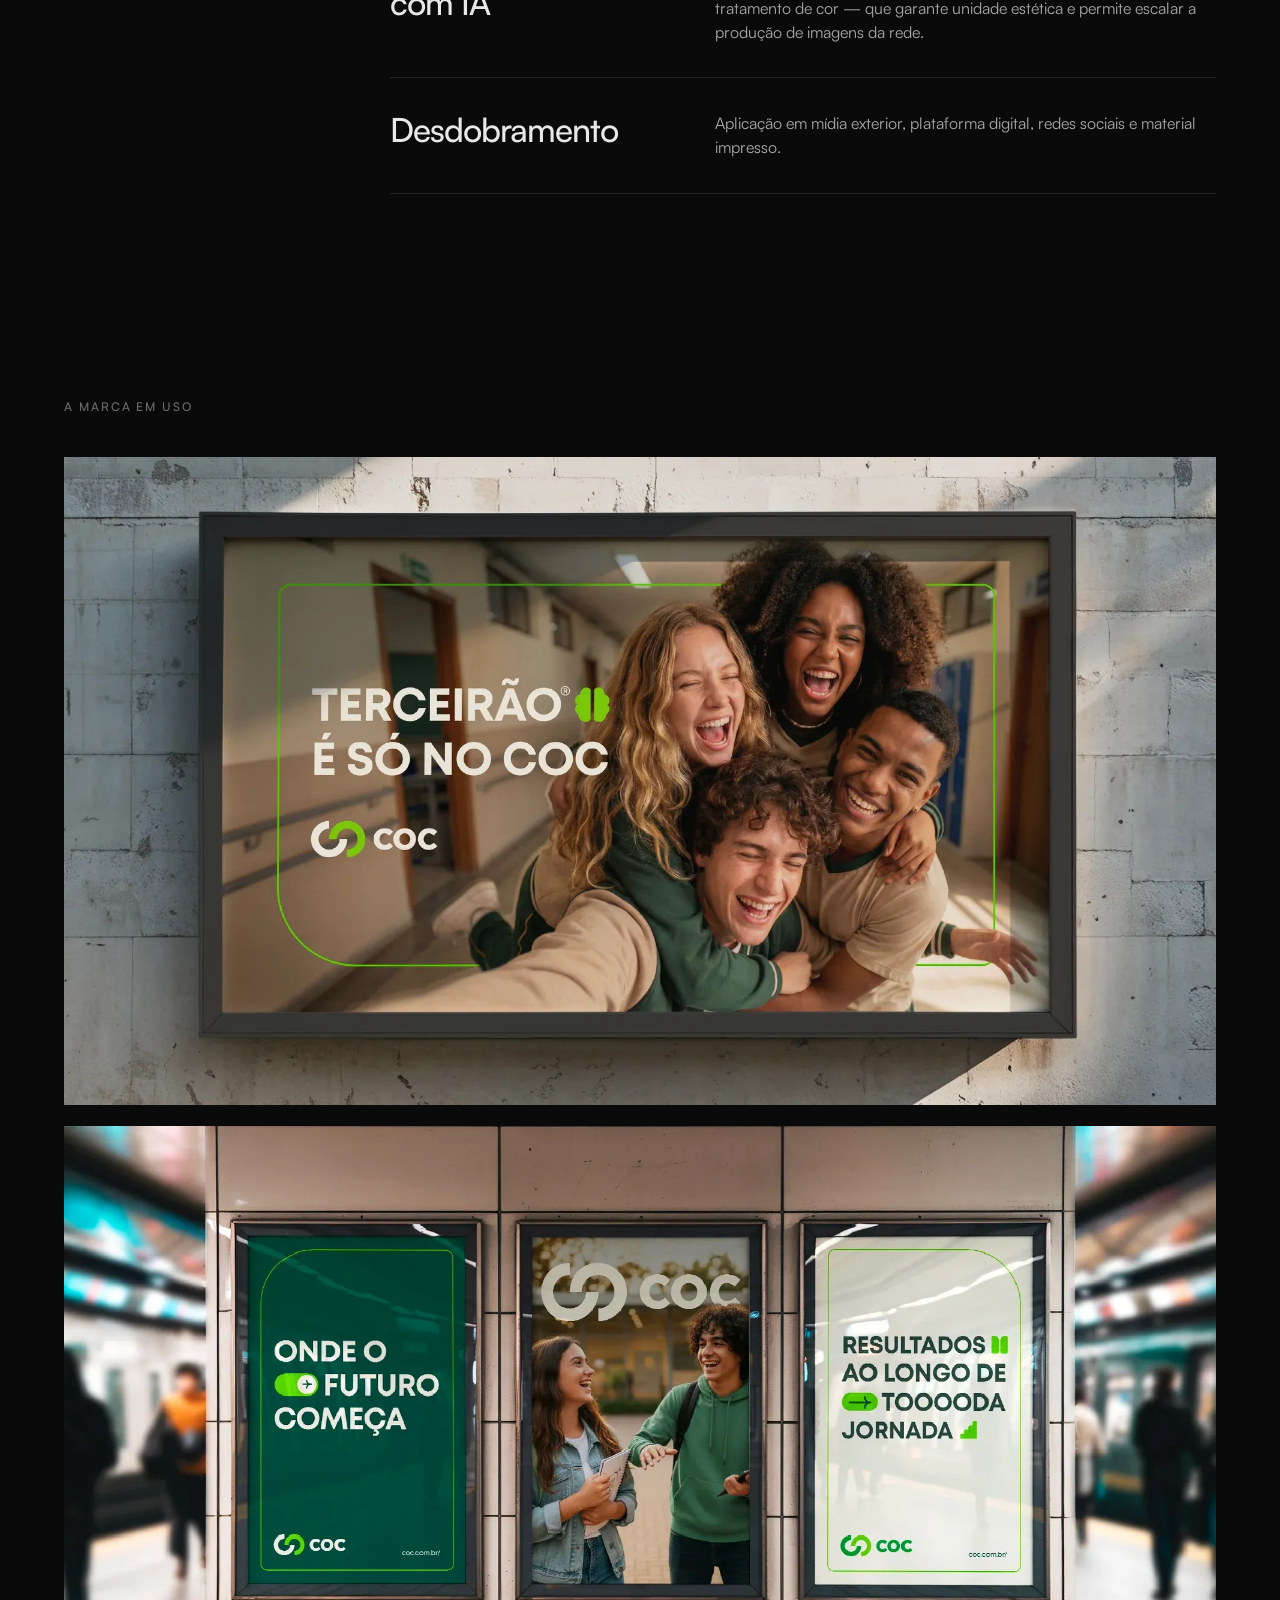
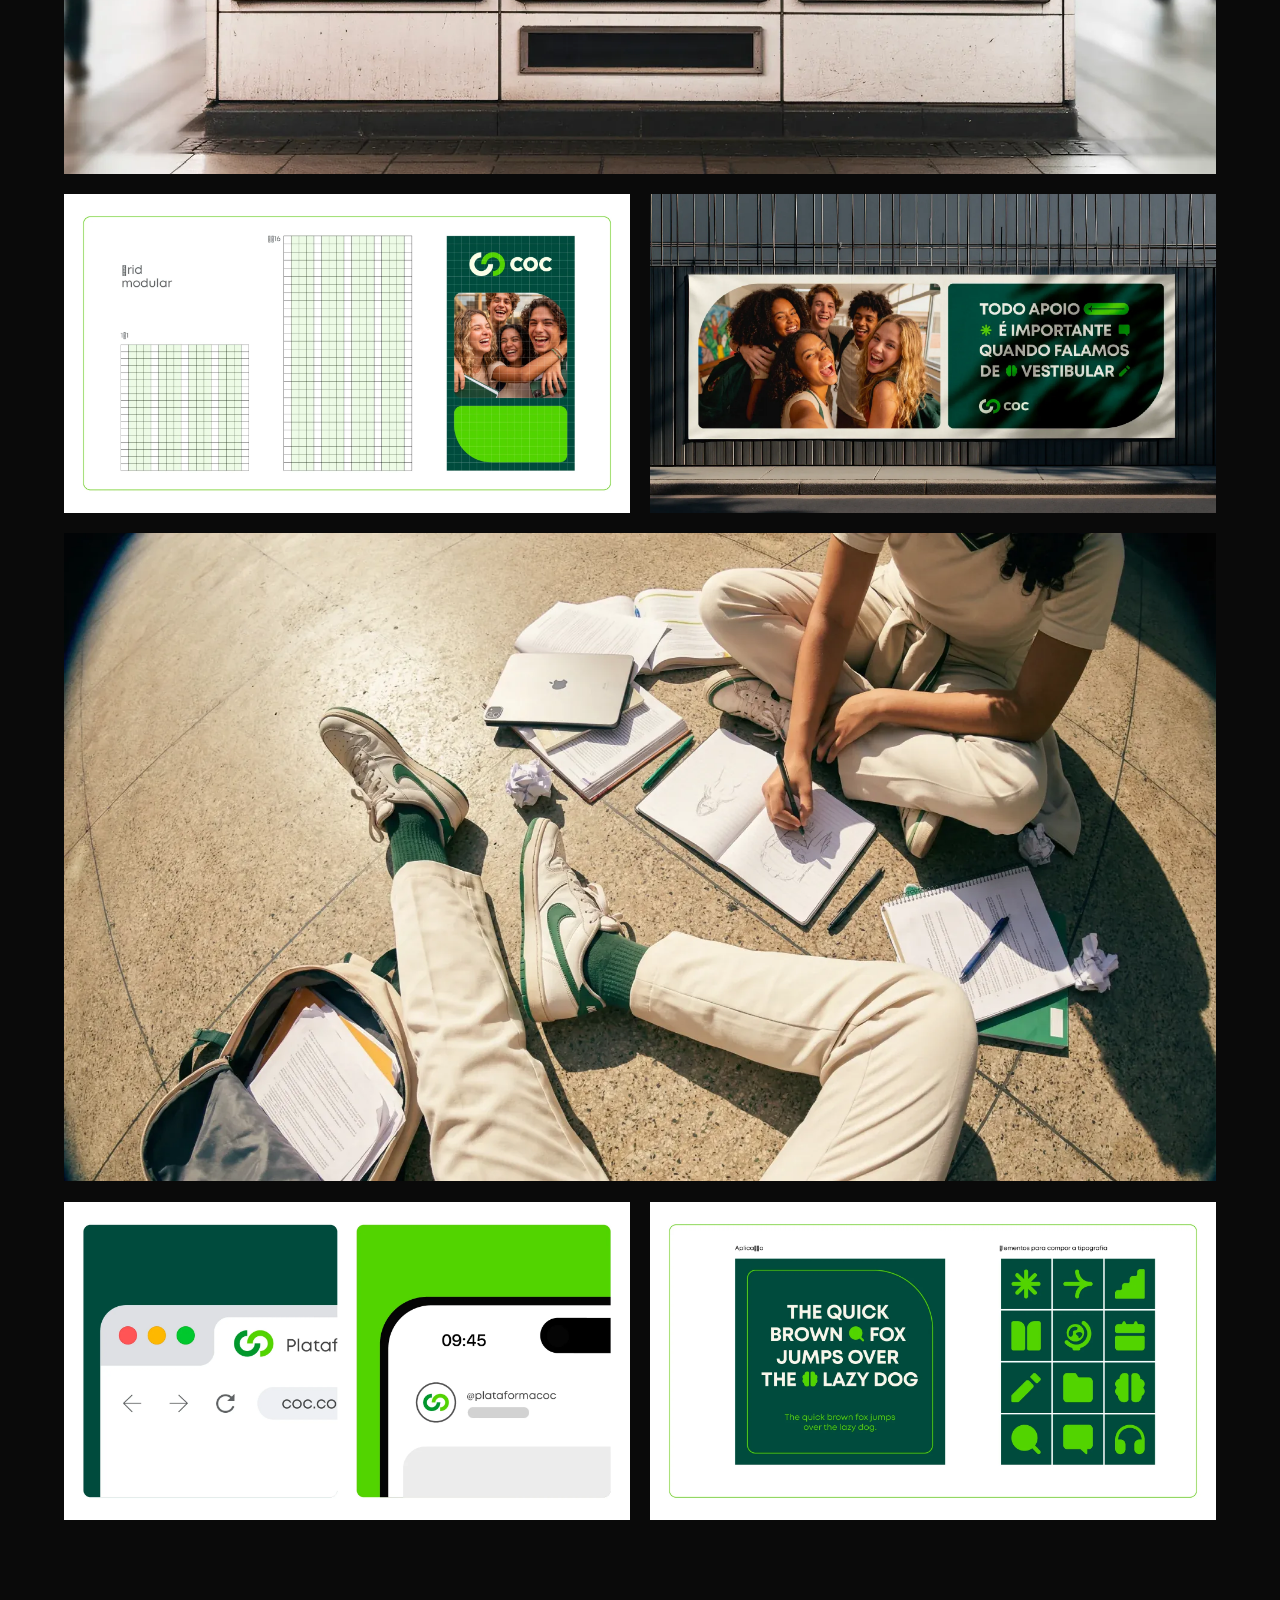
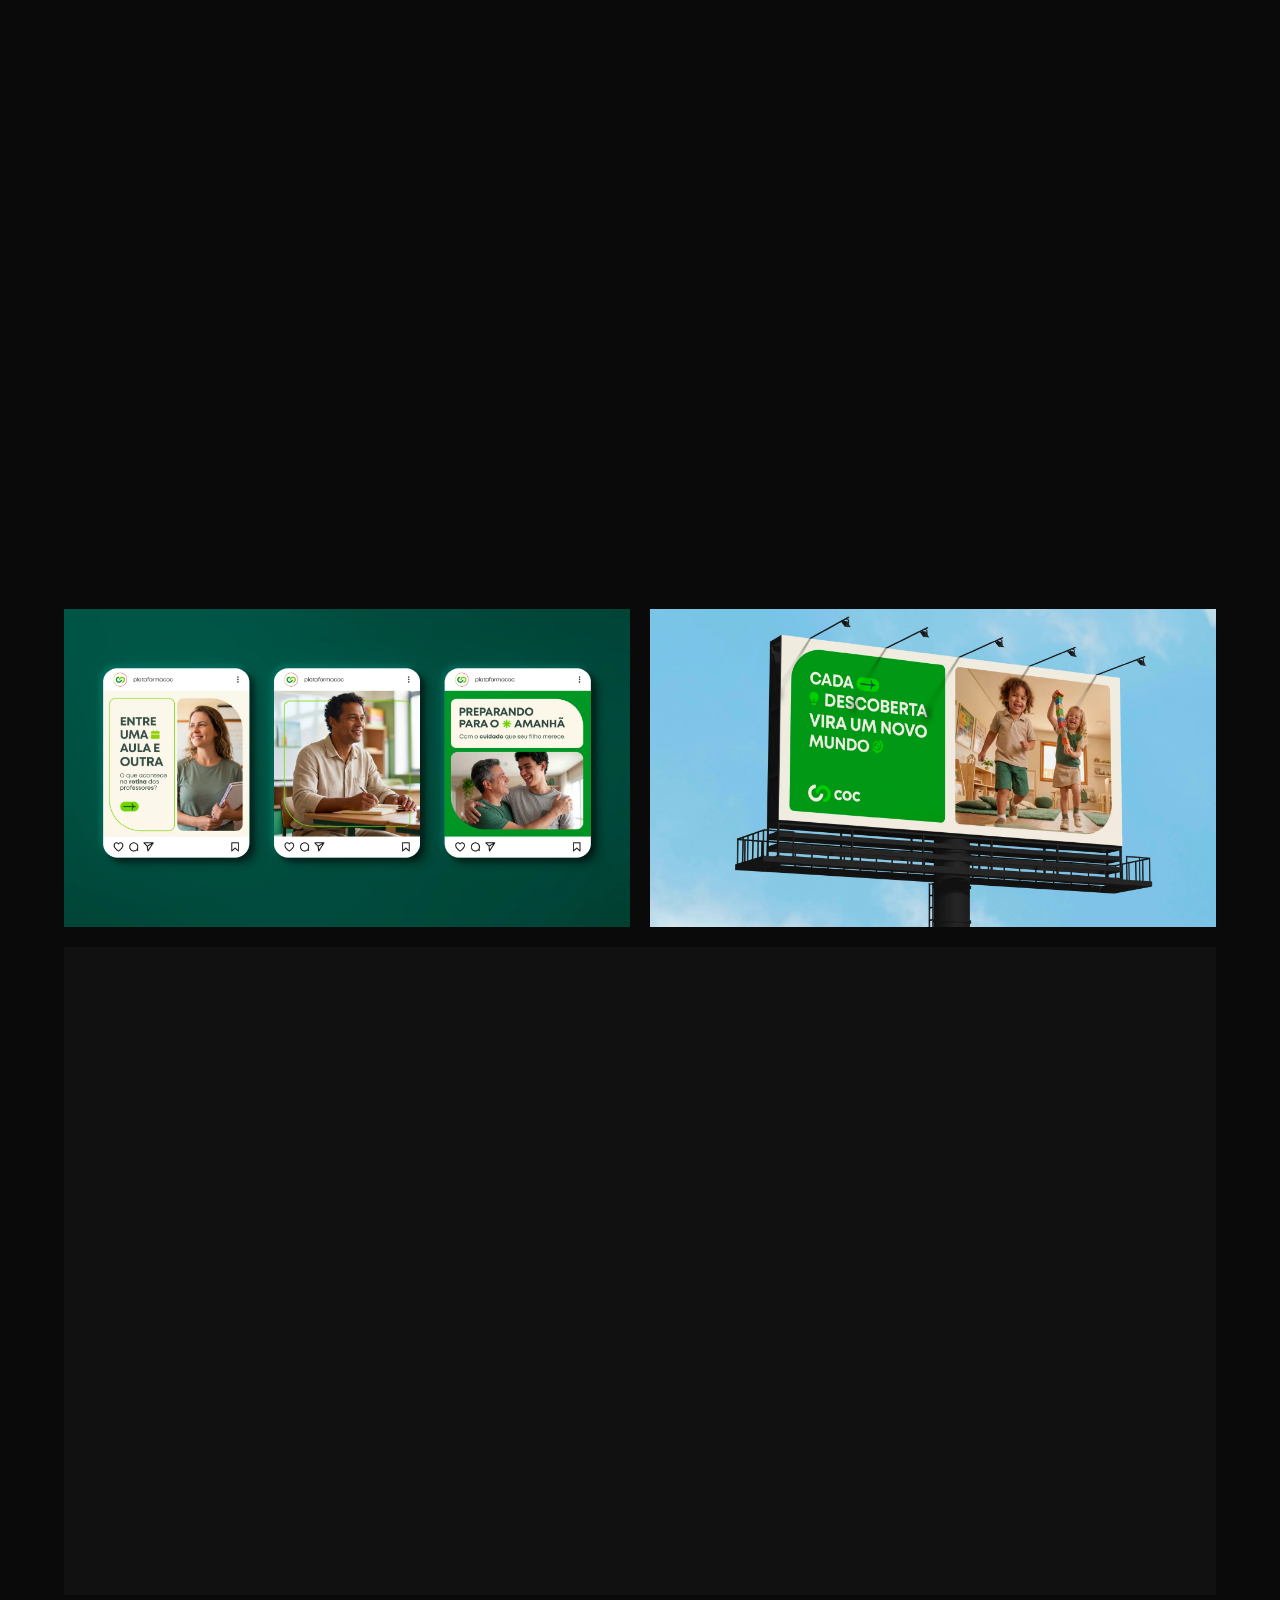
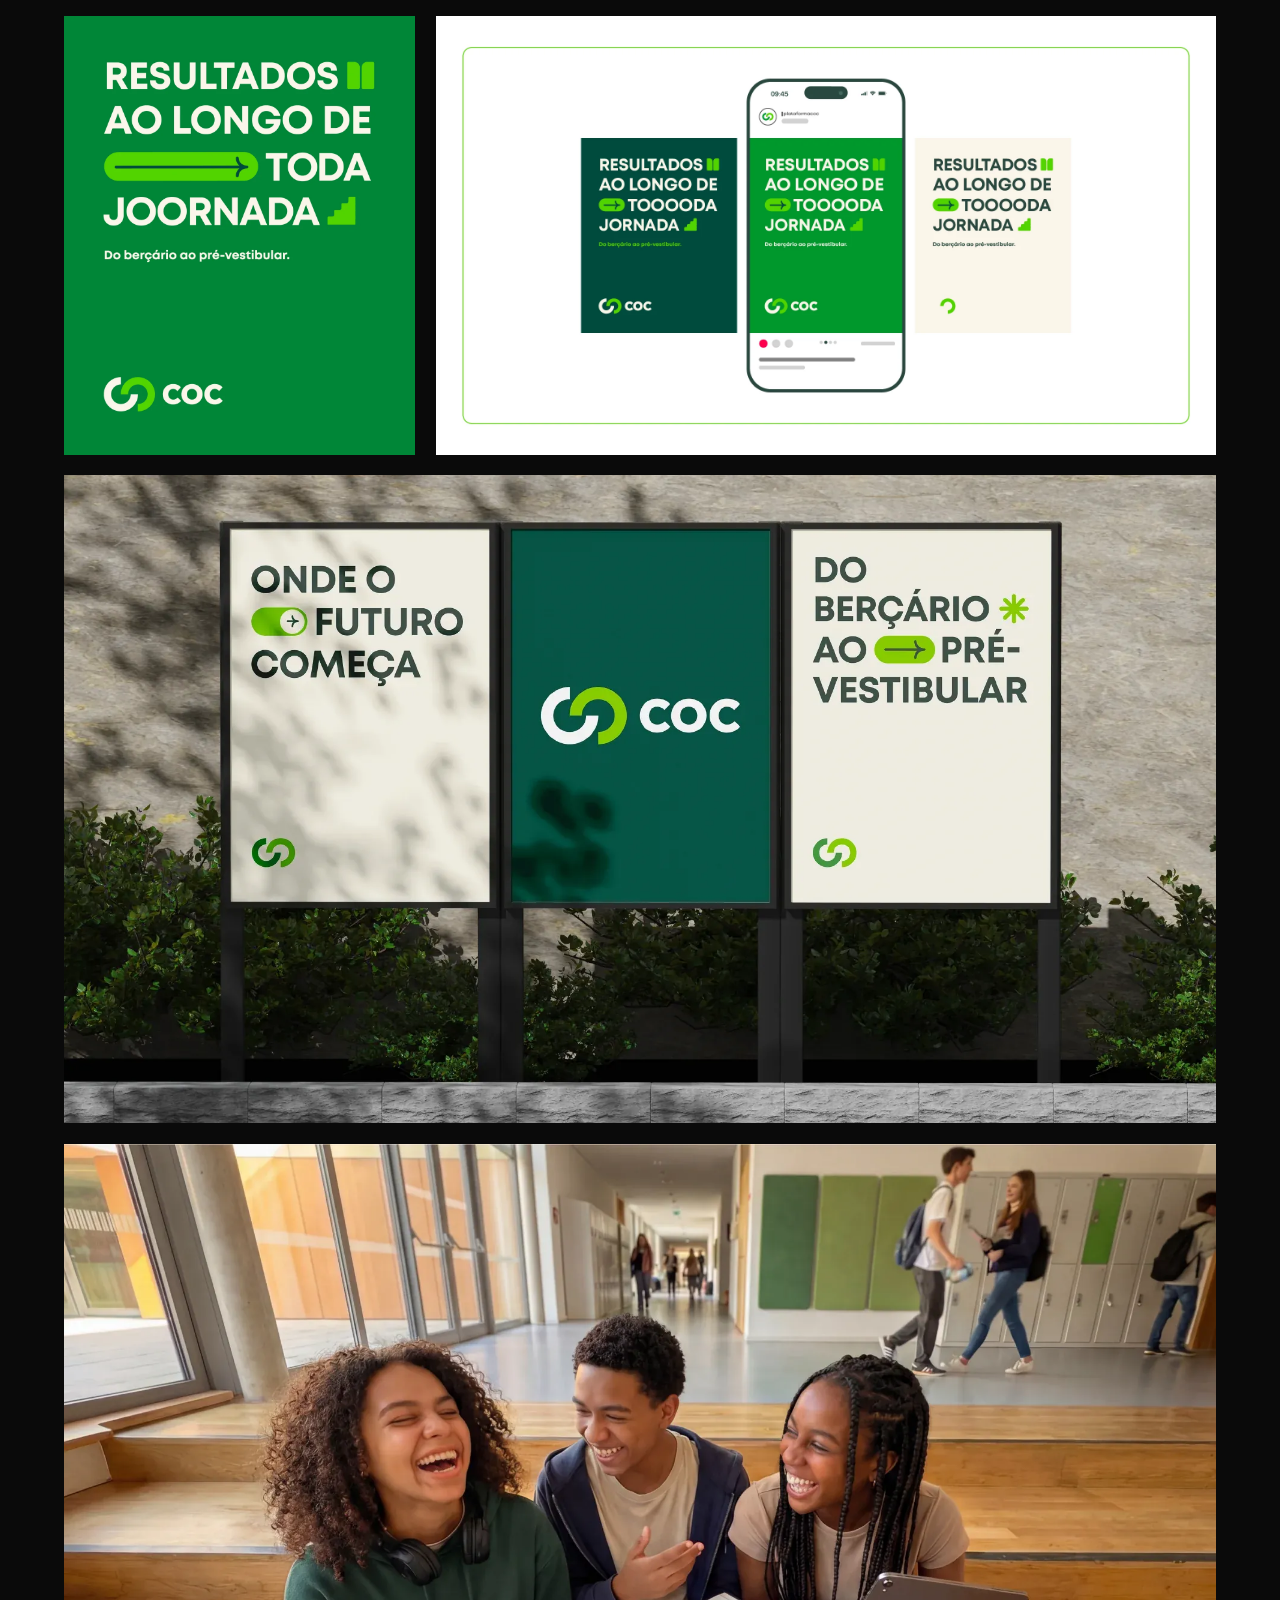
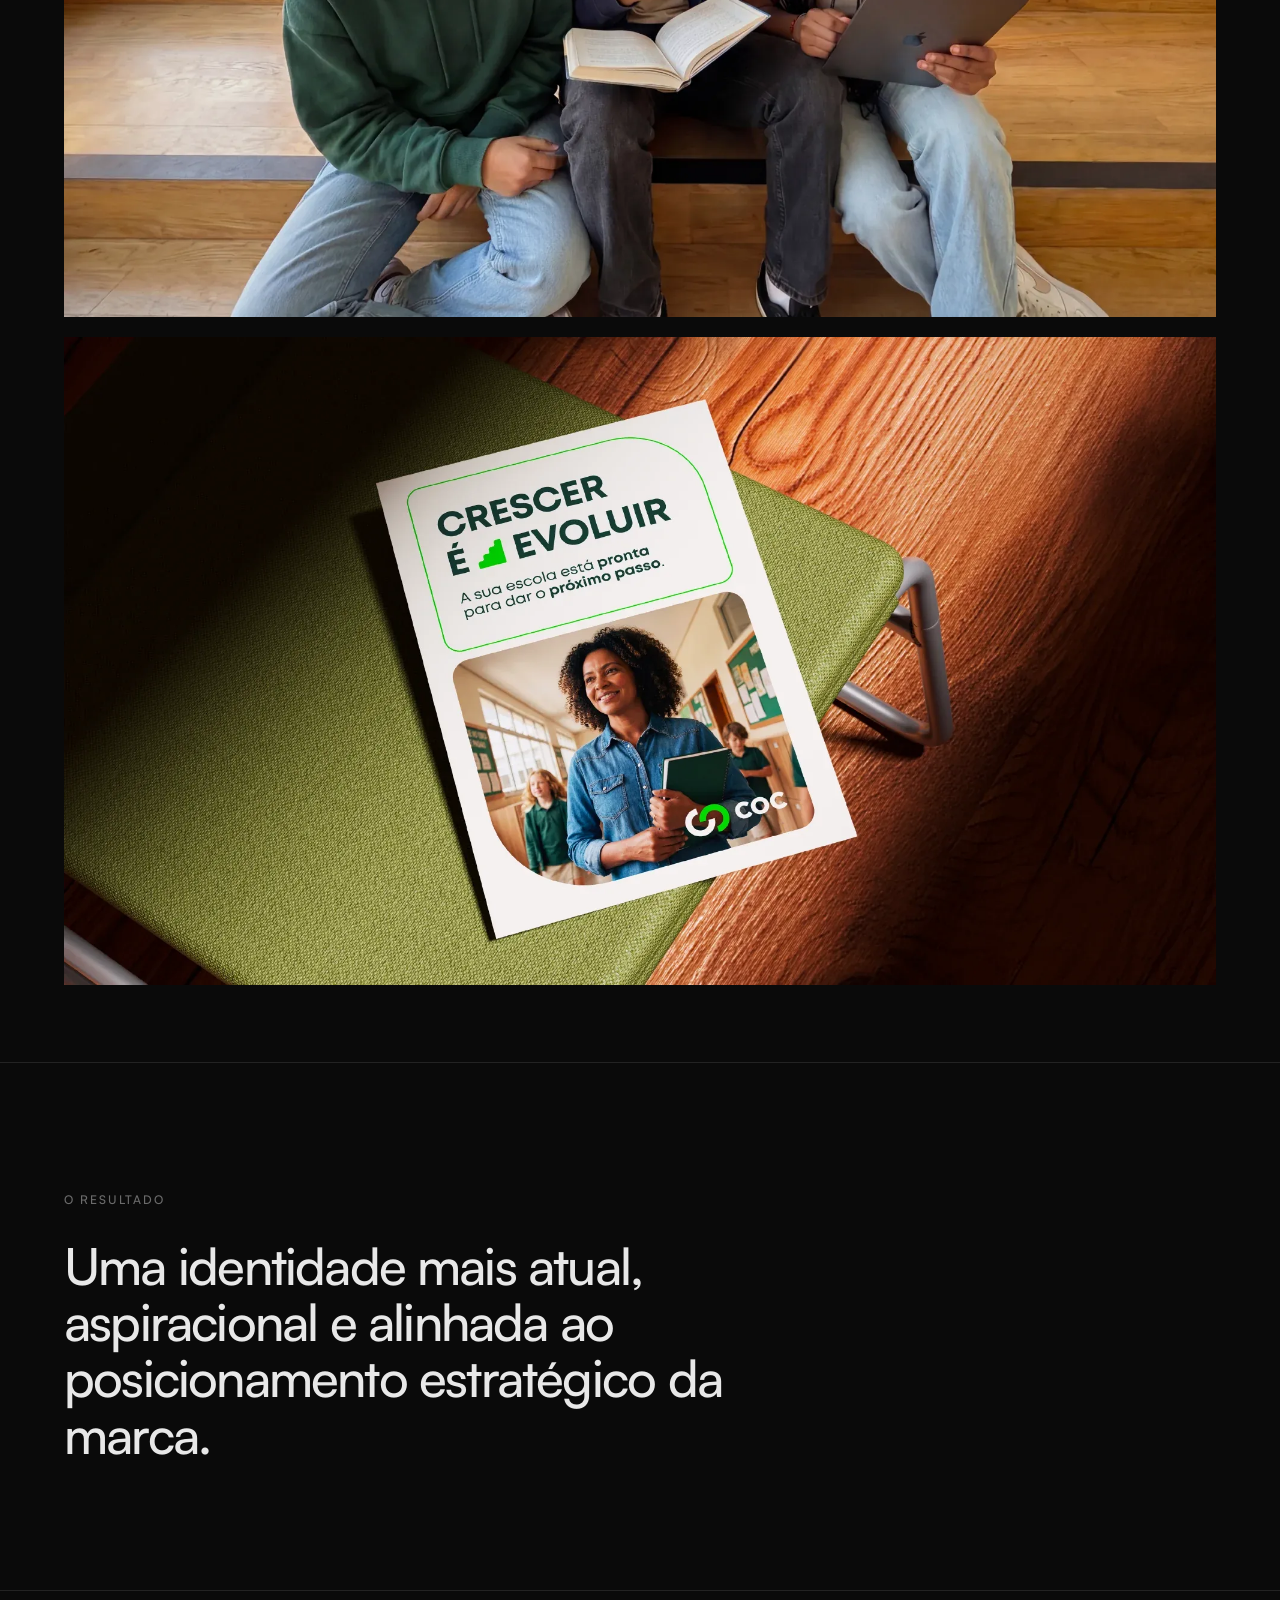
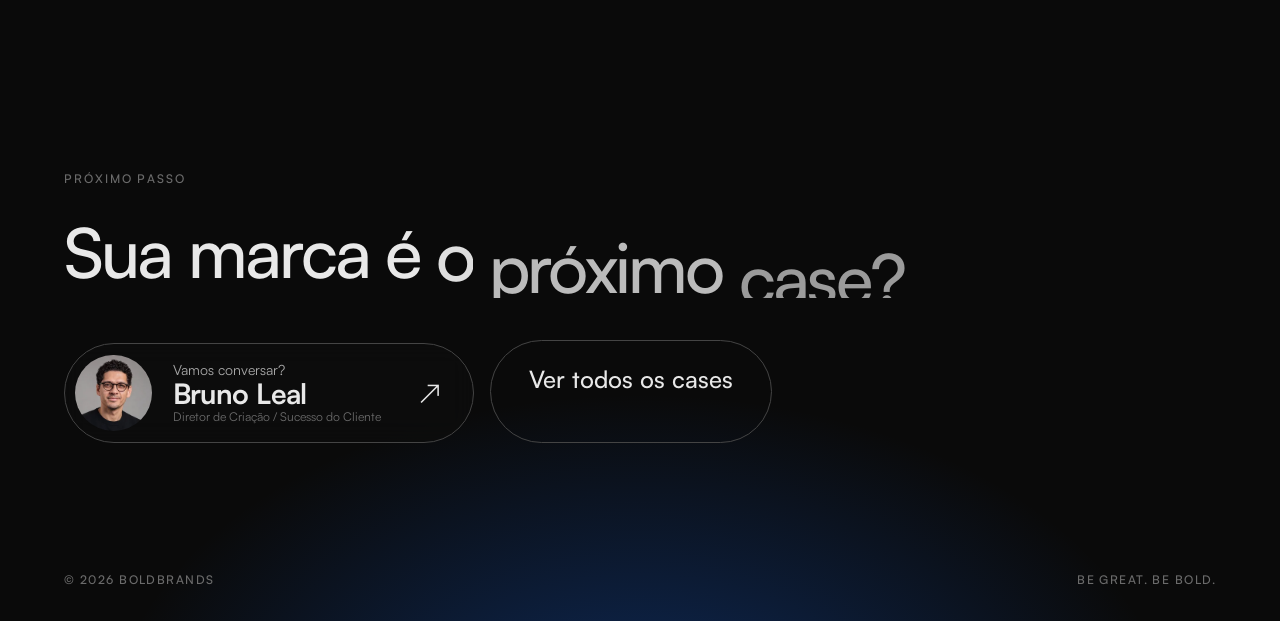
<file: cases/coc-educacao/index.html>
<!DOCTYPE html>
<html lang="pt-BR">
<head>
<meta charset="utf-8">
<meta name="viewport" content="width=device-width, initial-scale=1">
<title>COC Educação — Case BoldBrands</title>
<meta name="description" content="Rebranding da rede COC, com quase 60 anos de história, do berçário ao pré-vestibular: identidade visual, sistema de imagem e desdobramento em mídia, digital e impressos.">
<meta property="og:title" content="COC Educação — Case BoldBrands">
<meta property="og:description" content="Rebranding de uma rede de ensino com quase 60 anos de história.">
<meta property="og:image" content="media/02.webp">
<link rel="icon" href="../../logo/icone-azul.png">
<link rel="preload" href="../../fonts/Satoshi-Bold.woff2" as="font" type="font/woff2" crossorigin>
<link rel="stylesheet" href="../../style.css?v=20261109a">
<link rel="stylesheet" href="../../case.css?v=20261109a">
</head>
<body class="case-page">

<div class="cursor" aria-hidden="true"><span></span></div>

<header class="nav">
  <a href="../../" class="logo" aria-label="BoldBrands"><img src="../../logo/logo.png" alt="BoldBrands"></a>
  <nav>
    <a href="../../#servicos">Serviços</a>
    <a href="../../#tese">Tese</a>
    <a href="../../#portfolio">Portfólio</a>
    <a href="../../#socios">Sócios</a>
  </nav>
  <a href="../../#contato" class="pill">Fale com a gente</a>
</header>

<main>

<!-- ===== CAPA DO CASE =====
     TROCAR AQUI: título (h1), frase de apoio (.case-sub) e a ficha (Cliente / Setor / Escopo / Ano). -->
<section class="case-hero">
  <p class="eyebrow reveal"><a href="../../#portfolio">Cases</a> &nbsp;/&nbsp; COC Educação</p>
  <!-- ===== AVISO: projeto anterior à BoldBrands =====
       TROCAR AQUI: se necessário, ajuste a autoria (quem dos sócios participou e em qual papel). -->
  <p class="prior reveal"><i></i>Projeto anterior à BoldBrands</p>
  <h1 class="case-title"><span class="line"><span class="split">COC Educação</span></span></h1>
  <p class="case-sub reveal">Rebranding de uma rede com quase 60 anos de história, do berçário ao pré-vestibular.</p>
  <p class="prior-note reveal">Este case foi realizado por Bruno Leal, hoje sócio da BoldBrands, em equipe e antes da fundação da empresa. Ele faz parte da trajetória dos sócios que nos trouxe até aqui.</p>

  <dl class="facts reveal">
    <div><dt>Cliente</dt><dd>COC Educação</dd></div>
    <div><dt>Setor</dt><dd>Educação</dd></div>
    <div><dt>Escopo</dt><dd>Estratégia de marca, identidade visual, padrão de imagem com IA e aplicações</dd></div>
    <!-- TROCAR AQUI: se quiser, adicione o ano: <div><dt>Ano</dt><dd>2026</dd></div> -->
  </dl>
</section>

<!-- ===== VÍDEO 01 (Vimeo) ===== -->
<section class="case-media first">
  <figure class="wide reveal">
    <div class="vid" data-vimeo="1179354172" data-title="COC — Nova identidade visual">
      <img src="media/01-poster.webp" alt="COC — Nova identidade visual: vídeo de apresentação" loading="eager">
    </div>
    
  </figure>
</section>

<!-- ===== DESAFIO =====
     TROCAR AQUI: o texto grande (.case-lead) e o parágrafo de apoio. -->
<section class="case-sec">
  <div class="case-grid">
    <p class="eyebrow reveal">O desafio</p>
    <div>
      <h2 class="case-lead words">Uma marca com quase 60 anos de confiança precisava soar como o futuro para quem está escolhendo o próprio.</h2>
      <p class="case-text reveal">O COC é uma das marcas mais tradicionais da educação brasileira e tem forte reconhecimento na preparação para o vestibular. Para as novas gerações, no entanto, a marca parecia defasada. O desafio era atualizá-la dentro de uma estratégia mais premium, com foco no Terceirão, o produto do 3º ano do ensino médio, sem perder a força de uma rede que atende do berçário ao pré-vestibular.</p>
    </div>
  </div>
</section>

<!-- ===== ESCALA DA MARCA =====
     Números do grupo (sistemas COC e Dom Bosco) em 2021, na venda da Pearson para a Arco Educação. Confirmar com o cliente se pode ser exibido. -->
<section class="case-sec tight">
  <div class="stats">
    <div class="stat reveal"><b>~60</b><span>anos de história</span></div>
    <div class="stat reveal"><b>800</b><span>escolas parceiras</span></div>
    <div class="stat reveal"><b>210 mil</b><span>alunos</span></div>
  </div>
  <p class="note reveal">Contexto: números do grupo (sistemas COC e Dom Bosco) em 2021, ano em que a Arco Educação adquiriu os dois sistemas por R$ 920 milhões.</p>
</section>

<!-- ===== O QUE FOI FEITO ===== -->
<section class="case-sec">
  <div class="case-grid">
    <p class="eyebrow reveal">O que foi feito</p>
    <ol class="scope">
      <li class="reveal"><h3>Estratégia de marca</h3><p>Estudo aprofundado de branding e definição do posicionamento premium com foco no Terceirão.</p></li>
      <li class="reveal"><h3>Identidade visual</h3><p>Nova linguagem visual conectada ao universo jovem: logotipo, grid modular, tipografia, sistema de ícones e paleta.</p></li>
      <li class="reveal"><h3>Padrão de imagem com IA</h3><p>Tudo foi pensado para criar um padrão de geração de imagens via IA: direção fotográfica consistente — lentes, enquadramentos, styling e tratamento de cor — que garante unidade estética e permite escalar a produção de imagens da rede.</p></li>
      <li class="reveal"><h3>Desdobramento</h3><p>Aplicação em mídia exterior, plataforma digital, redes sociais e material impresso.</p></li>
    </ol>
  </div>
</section>

<!-- ===== GALERIA (ordem do case original: 02 a 17) =====
     Para trocar uma imagem, substitua o arquivo em media/ mantendo o mesmo nome. -->
<section class="case-media">
  <p class="eyebrow reveal">A marca em uso</p>

  <figure class="wide reveal"><img src="media/02.webp" alt="Outdoor com a frase Terceirão é só no COC" width="1920" height="1080" loading="lazy"></figure>
  <figure class="wide reveal"><img src="media/03.webp" alt="Cartazes da marca COC em estação de metrô" width="1920" height="1080" loading="lazy"></figure>

  <div class="duo">
    <figure class="reveal"><img src="media/04.webp" alt="Grid modular da identidade COC" width="1920" height="1080" loading="lazy"></figure>
    <figure class="reveal"><img src="media/05.webp" alt="Painel em tapume com a mensagem sobre vestibular" width="1920" height="1080" loading="lazy"></figure>
  </div>

  <figure class="wide reveal"><img src="media/06.webp" alt="Direção fotográfica: estudante sentada no chão com materiais de estudo, lente grande angular" width="1920" height="1080" loading="lazy"></figure>

  <div class="duo">
    <figure class="reveal"><img src="media/07.webp" alt="Aplicação da marca em plataforma digital e perfil de rede social" width="1920" height="1080" loading="lazy"></figure>
    <figure class="reveal"><img src="media/08.webp" alt="Tipografia e sistema de ícones da marca COC" width="1920" height="1080" loading="lazy"></figure>
  </div>

  <figure class="wide reveal"><img src="media/09.webp" alt="Dois cartazes em parede com estudantes e a frase Sua evolução começa aqui" width="1920" height="1080" loading="lazy"></figure>

  <div class="duo">
    <figure class="reveal"><img src="media/10.webp" alt="Posts para redes sociais da plataforma COC" width="1920" height="1080" loading="lazy"></figure>
    <figure class="reveal"><img src="media/11.webp" alt="Outdoor com a frase Cada descoberta vira um novo mundo" width="1920" height="1080" loading="lazy"></figure>
  </div>

  <!-- VÍDEO 12 (Vimeo) -->
  <figure class="wide reveal">
    <div class="vid" data-vimeo="1179361306" data-title="COC — Radar">
      <img src="media/12-poster.webp" alt="COC Radar: vídeo da marca em movimento" loading="lazy">
    </div>
    
  </figure>

  <div class="pair">
    <figure class="reveal portrait">
      <video class="loopvid" src="media/13.mp4" poster="media/13-poster.webp" muted loop playsinline preload="none" width="1080" height="1350" aria-label="Animação do post Resultados ao longo de toda a jornada"></video>
      
    </figure>
    <figure class="reveal land"><img src="media/14.webp" alt="Posts da campanha em celular, em três cores da paleta" width="1920" height="1080" loading="lazy"></figure>
  </div>

  <figure class="wide reveal"><img src="media/15.webp" alt="Três painéis de rua com a marca COC e frases da campanha" width="1920" height="1080" loading="lazy"></figure>
  <figure class="wide reveal"><img src="media/16.webp" alt="Três estudantes sorrindo em corredor de escola" width="1920" height="1288" loading="lazy"></figure>

  <figure class="wide reveal"><img src="media/17.webp" alt="Material impresso com a frase Crescer é evoluir" width="1920" height="1080" loading="lazy"></figure>
</section>

<!-- ===== RESULTADO =====
     TROCAR AQUI: a frase. Se houver métrica real (matrículas, engajamento, NPS), acrescente em um .stat. -->
<section class="case-sec result">
  <p class="eyebrow reveal">O resultado</p>
  <h2 class="case-lead words">Uma identidade mais atual, aspiracional e alinhada ao posicionamento estratégico da marca.</h2>
</section>

</main>

<footer id="contato" class="case-foot">
  <p class="eyebrow">Próximo passo</p>
  <h2 class="huge words">Sua marca é o próximo case?</h2>
  <div class="foot-cta">
    <a class="contact-card foot" href="https://wa.me/5511999960092?text=Ol%C3%A1%2C%20Bruno!%20Vim%20pelo%20site%20da%20BoldBrands." target="_blank" rel="noopener" aria-label="Vamos conversar? Fale com Bruno Leal no WhatsApp"><img src="../../img/contato-bruno.webp?v=6" alt="" width="200" height="200"><span class="cc-txt"><small class="cc-desk">Vamos conversar?</small><b>Bruno Leal</b><em>Diretor de Criação / Sucesso do Cliente</em></span><i>↗</i></a>
    <a class="pill big ghost" href="../../#portfolio">Ver todos os cases</a>
  </div>
  <div class="foot-row"><span>© 2026 BoldBrands</span><span>Be great. Be bold.</span></div>
</footer>

<script src="../../main.js?v=20261109a"></script>
</body>
</html>
</file>
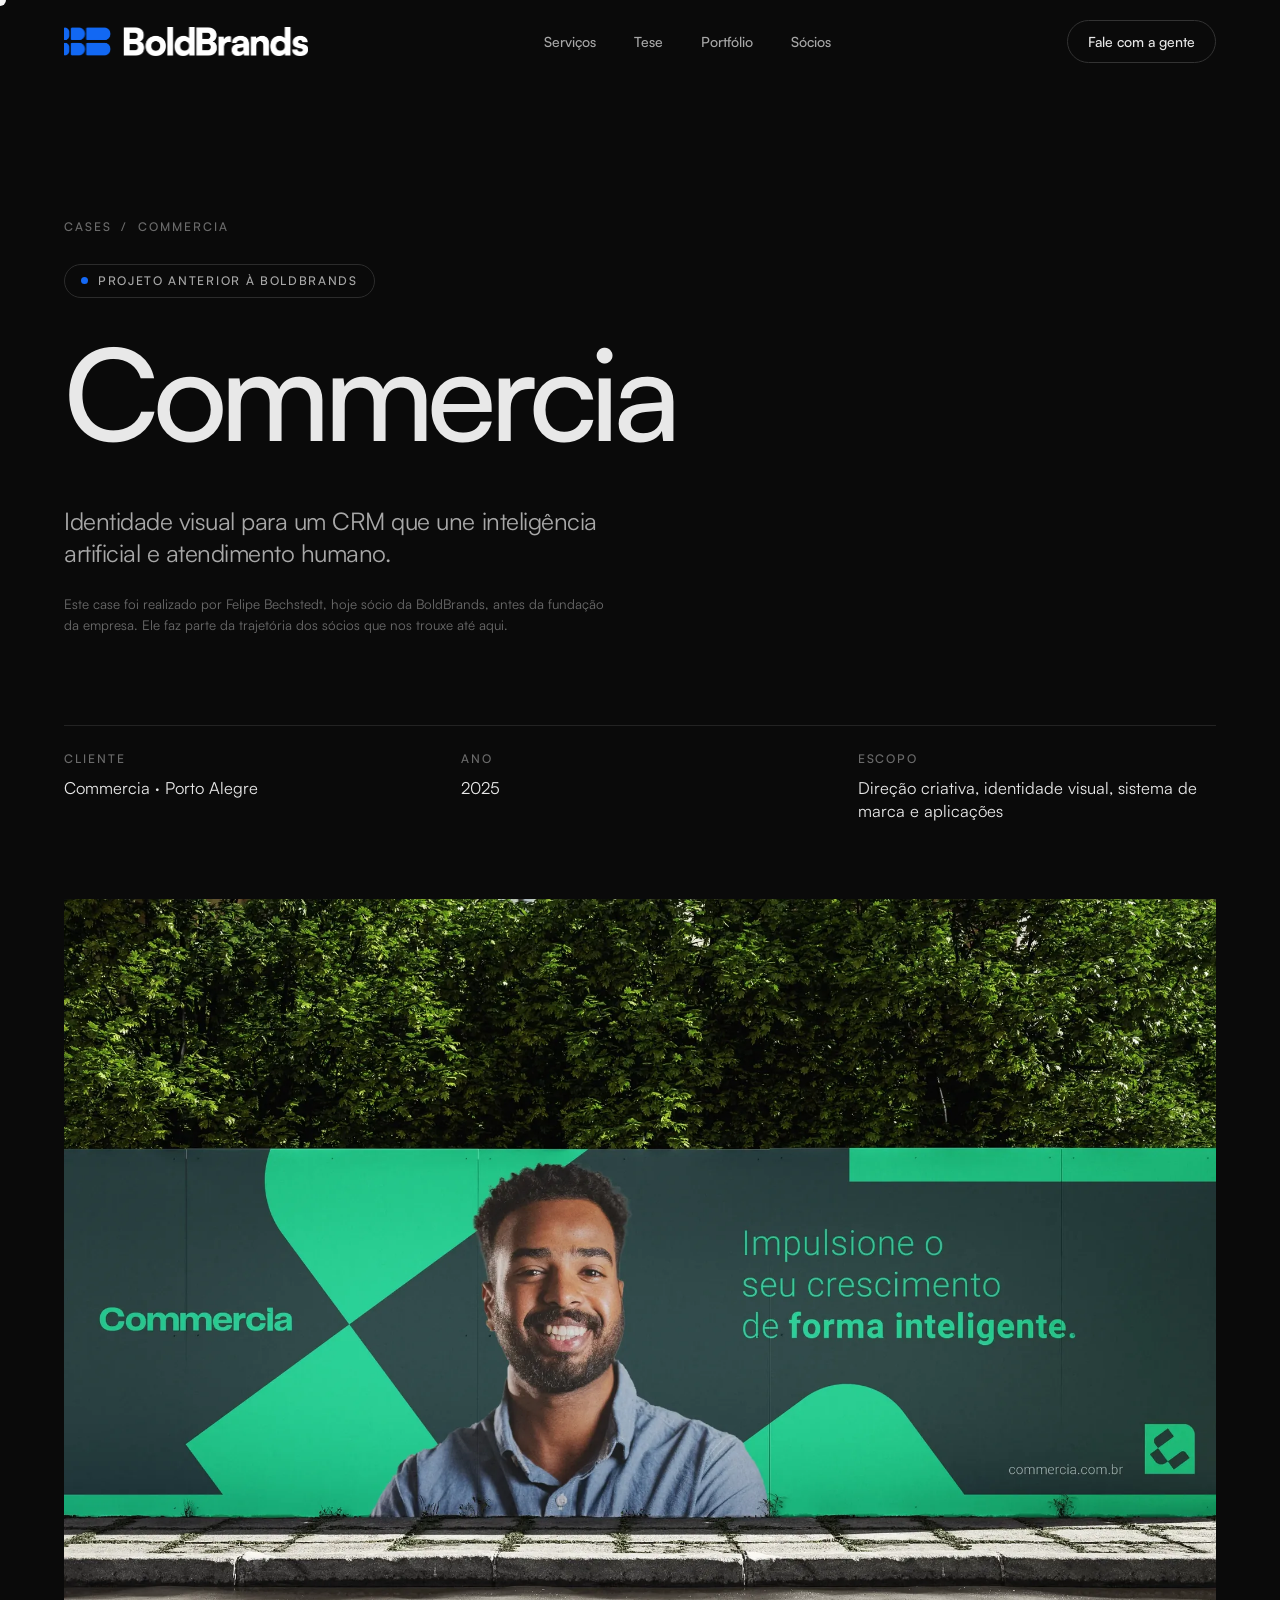
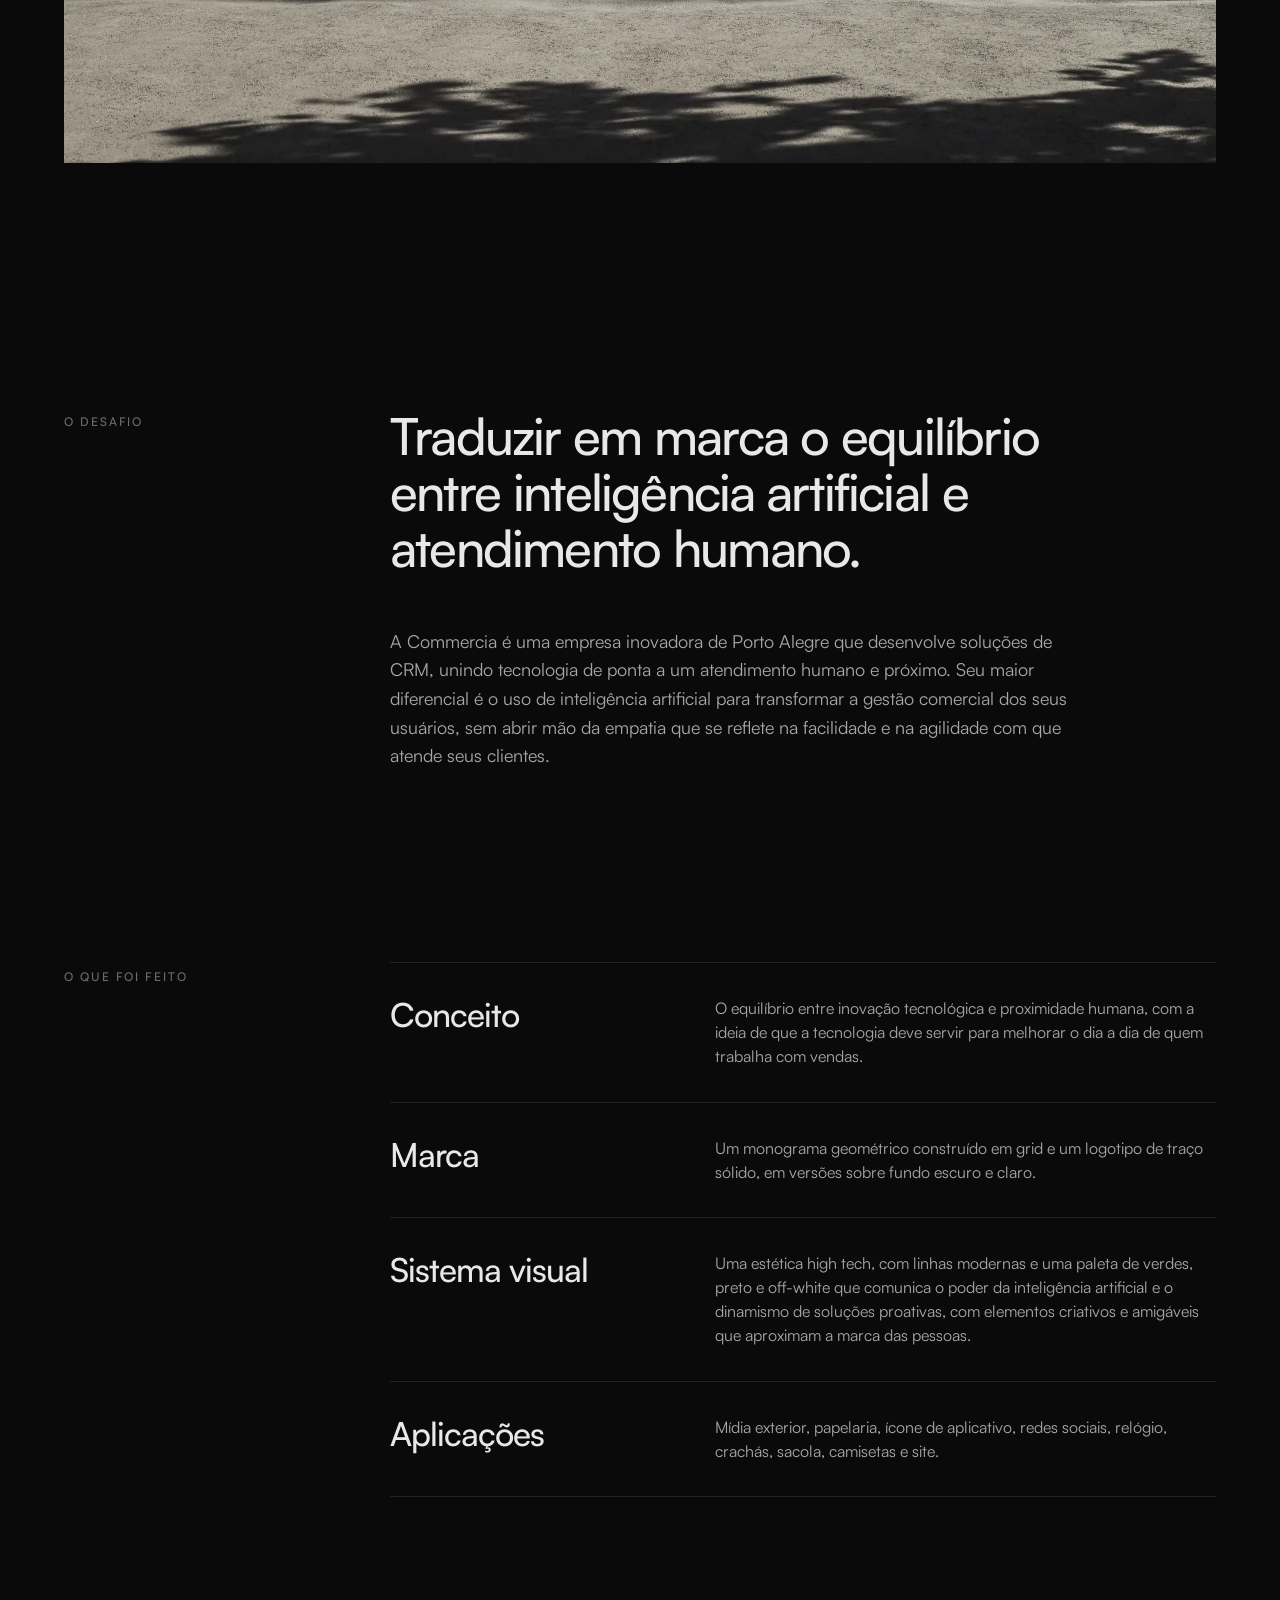
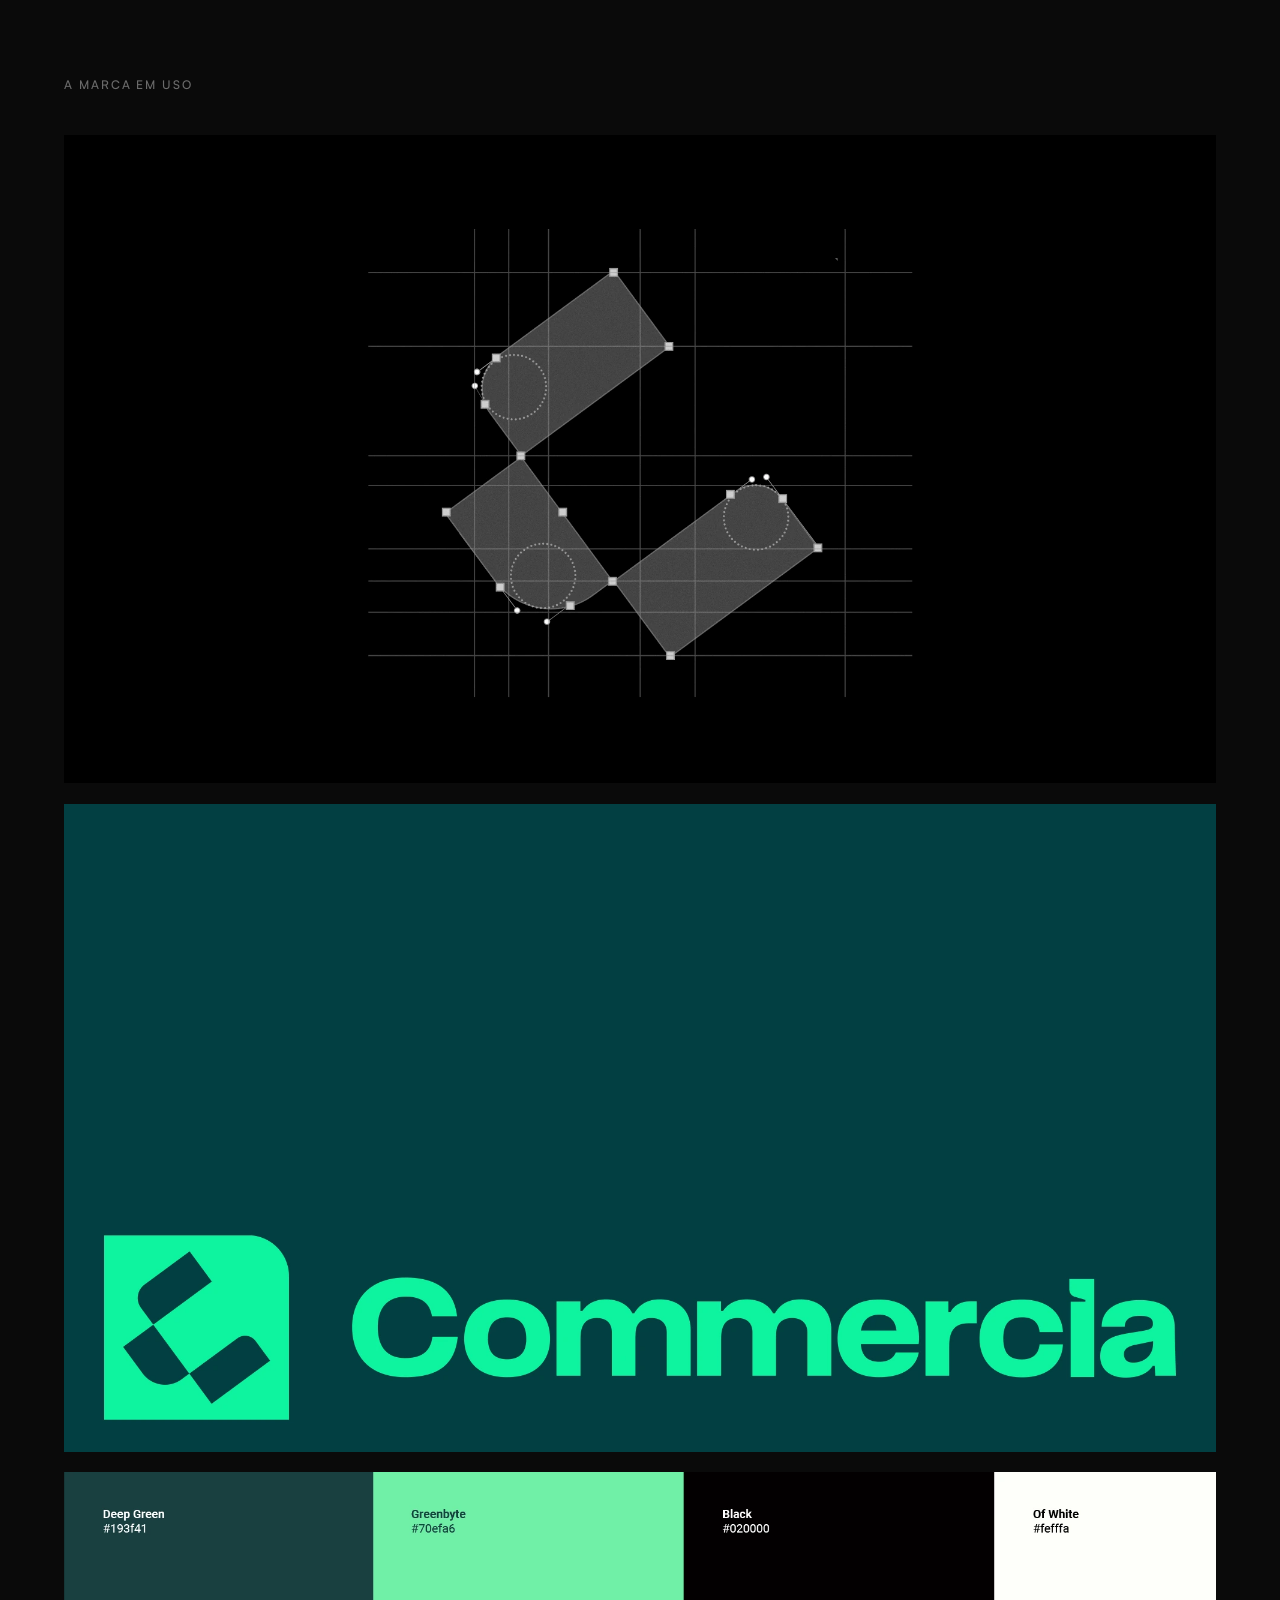
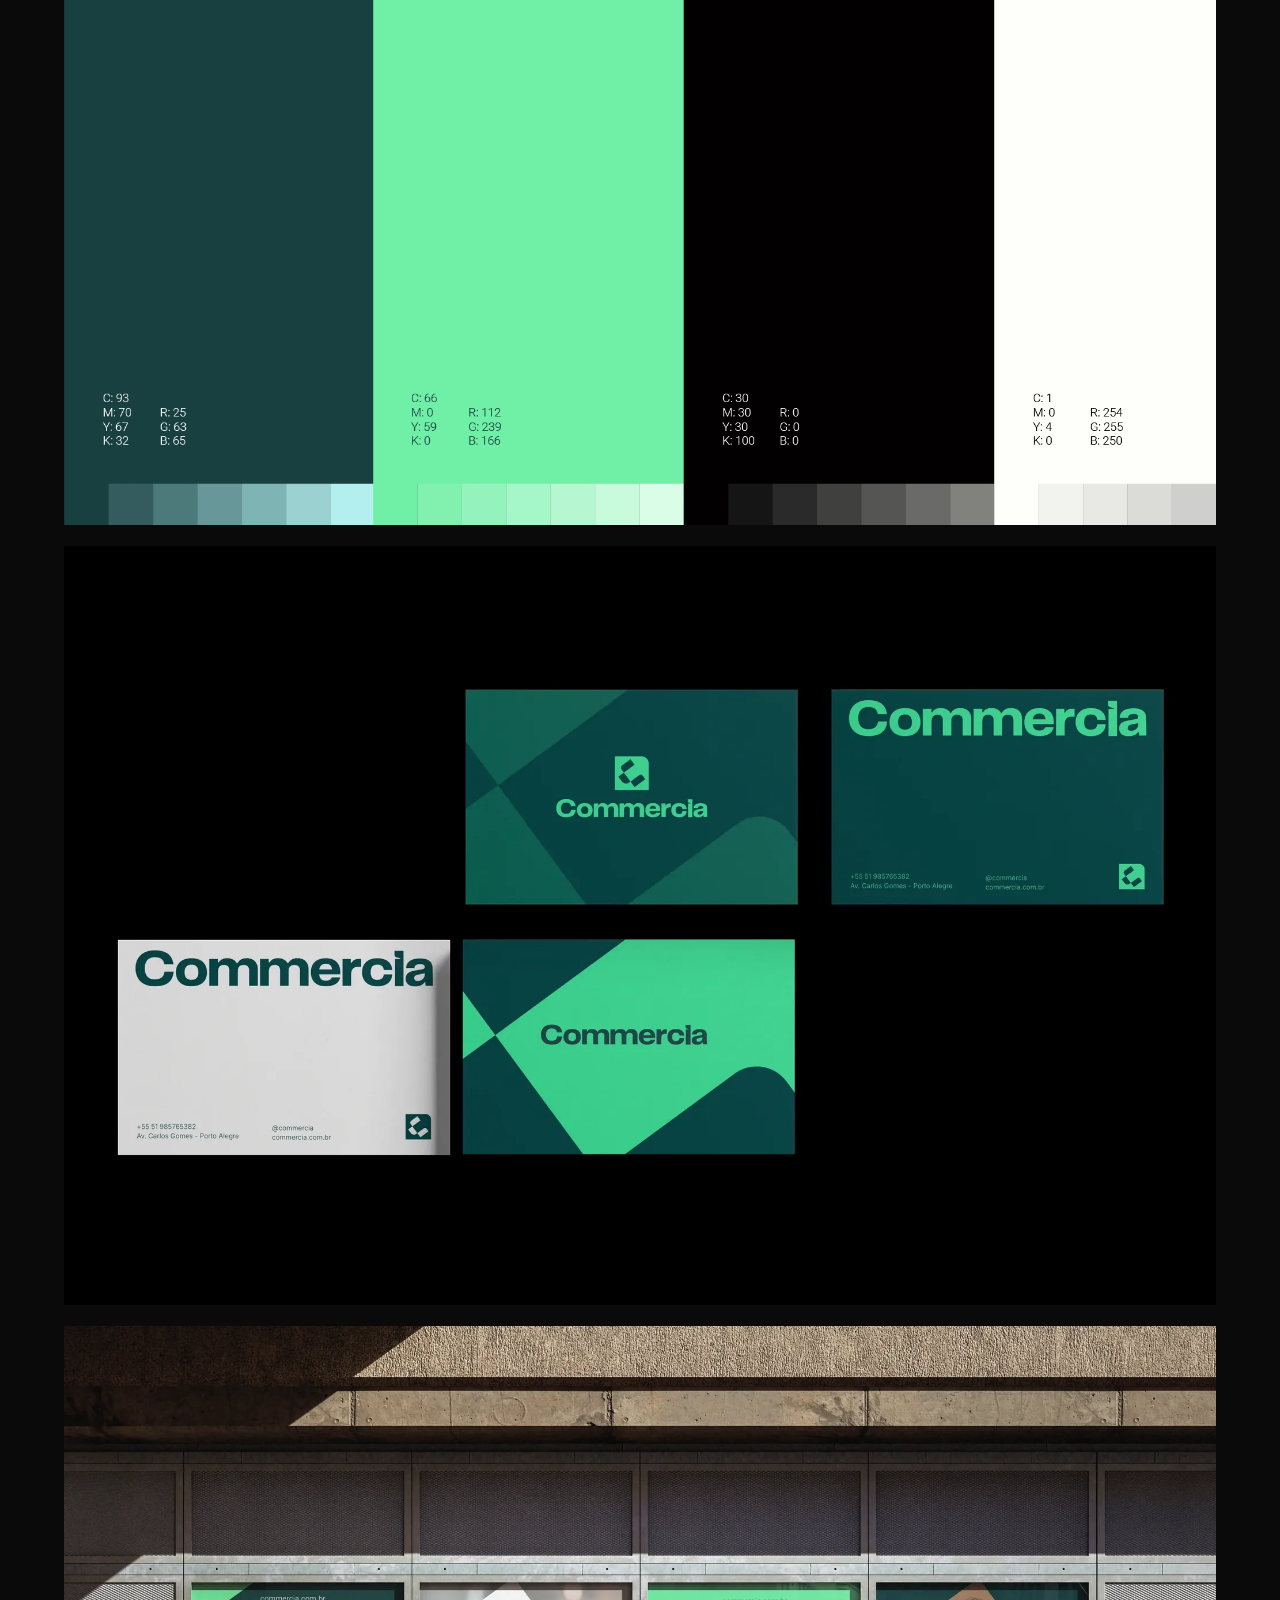
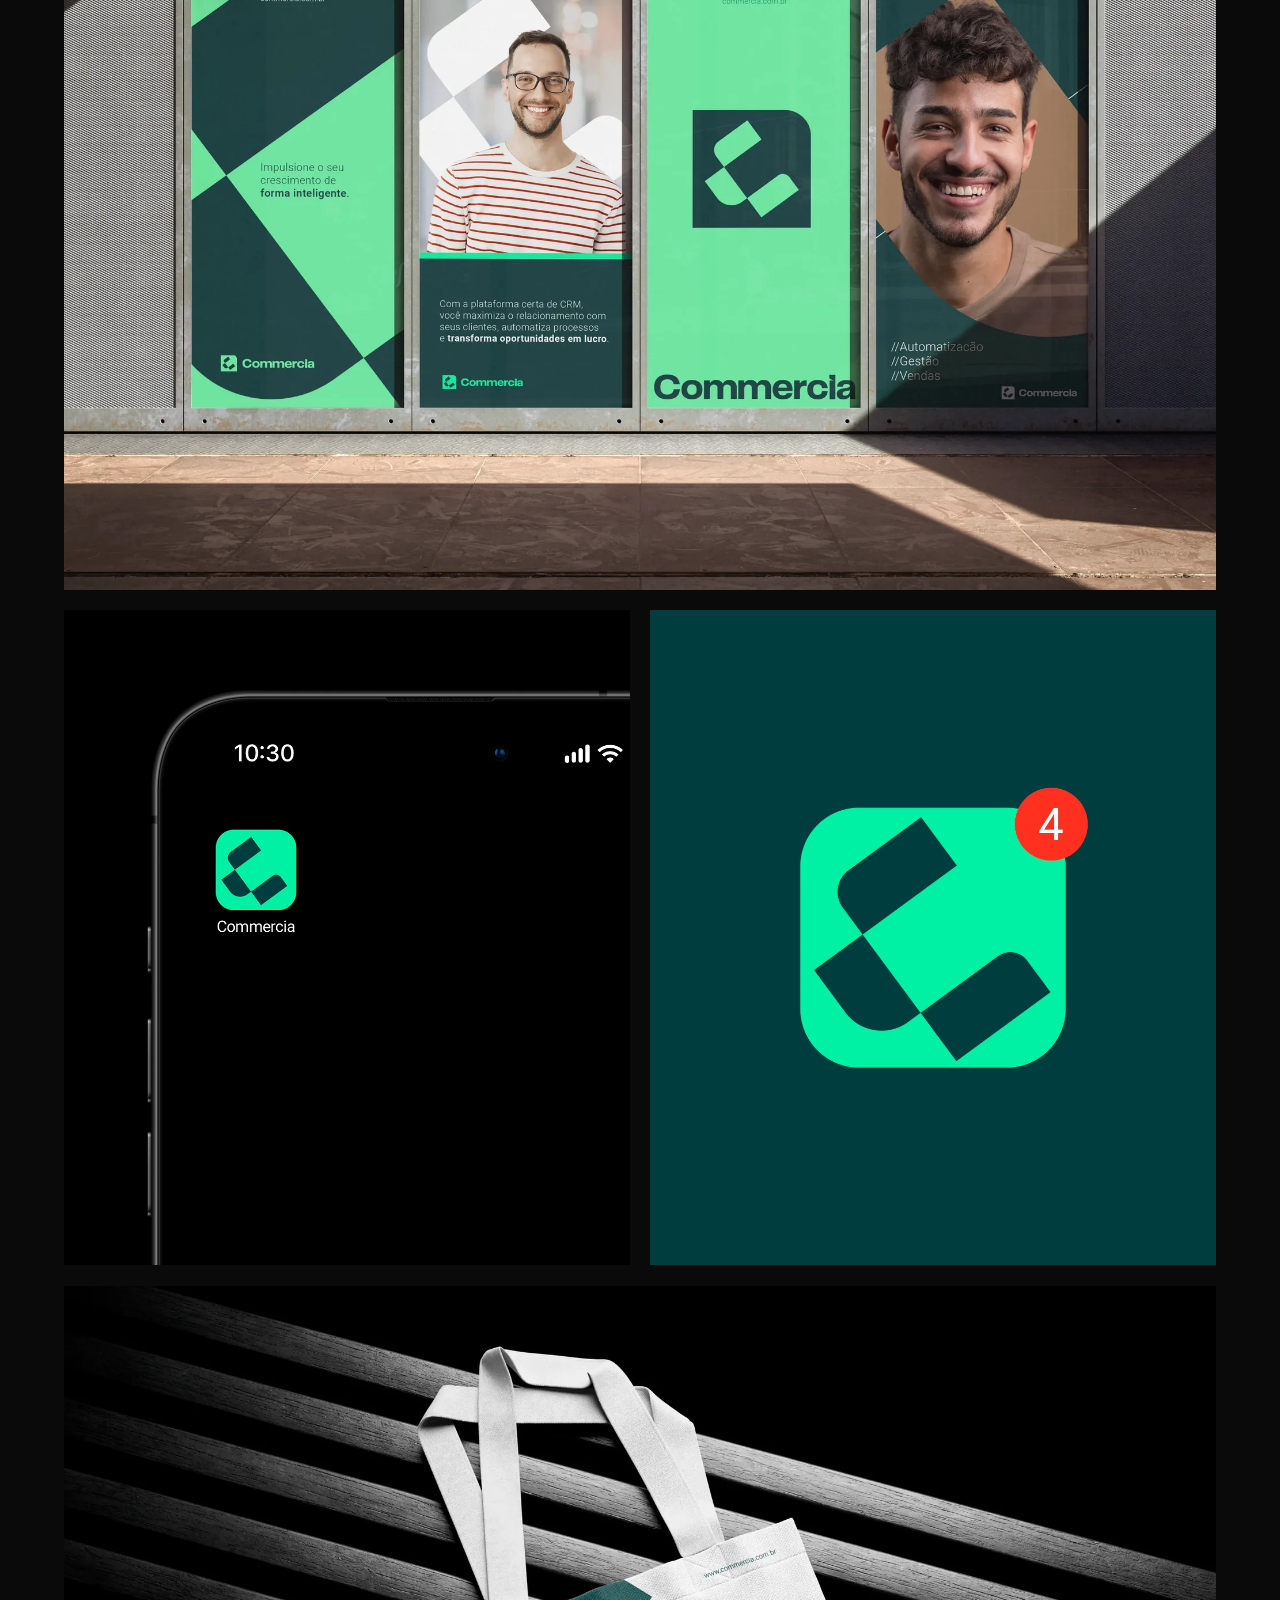
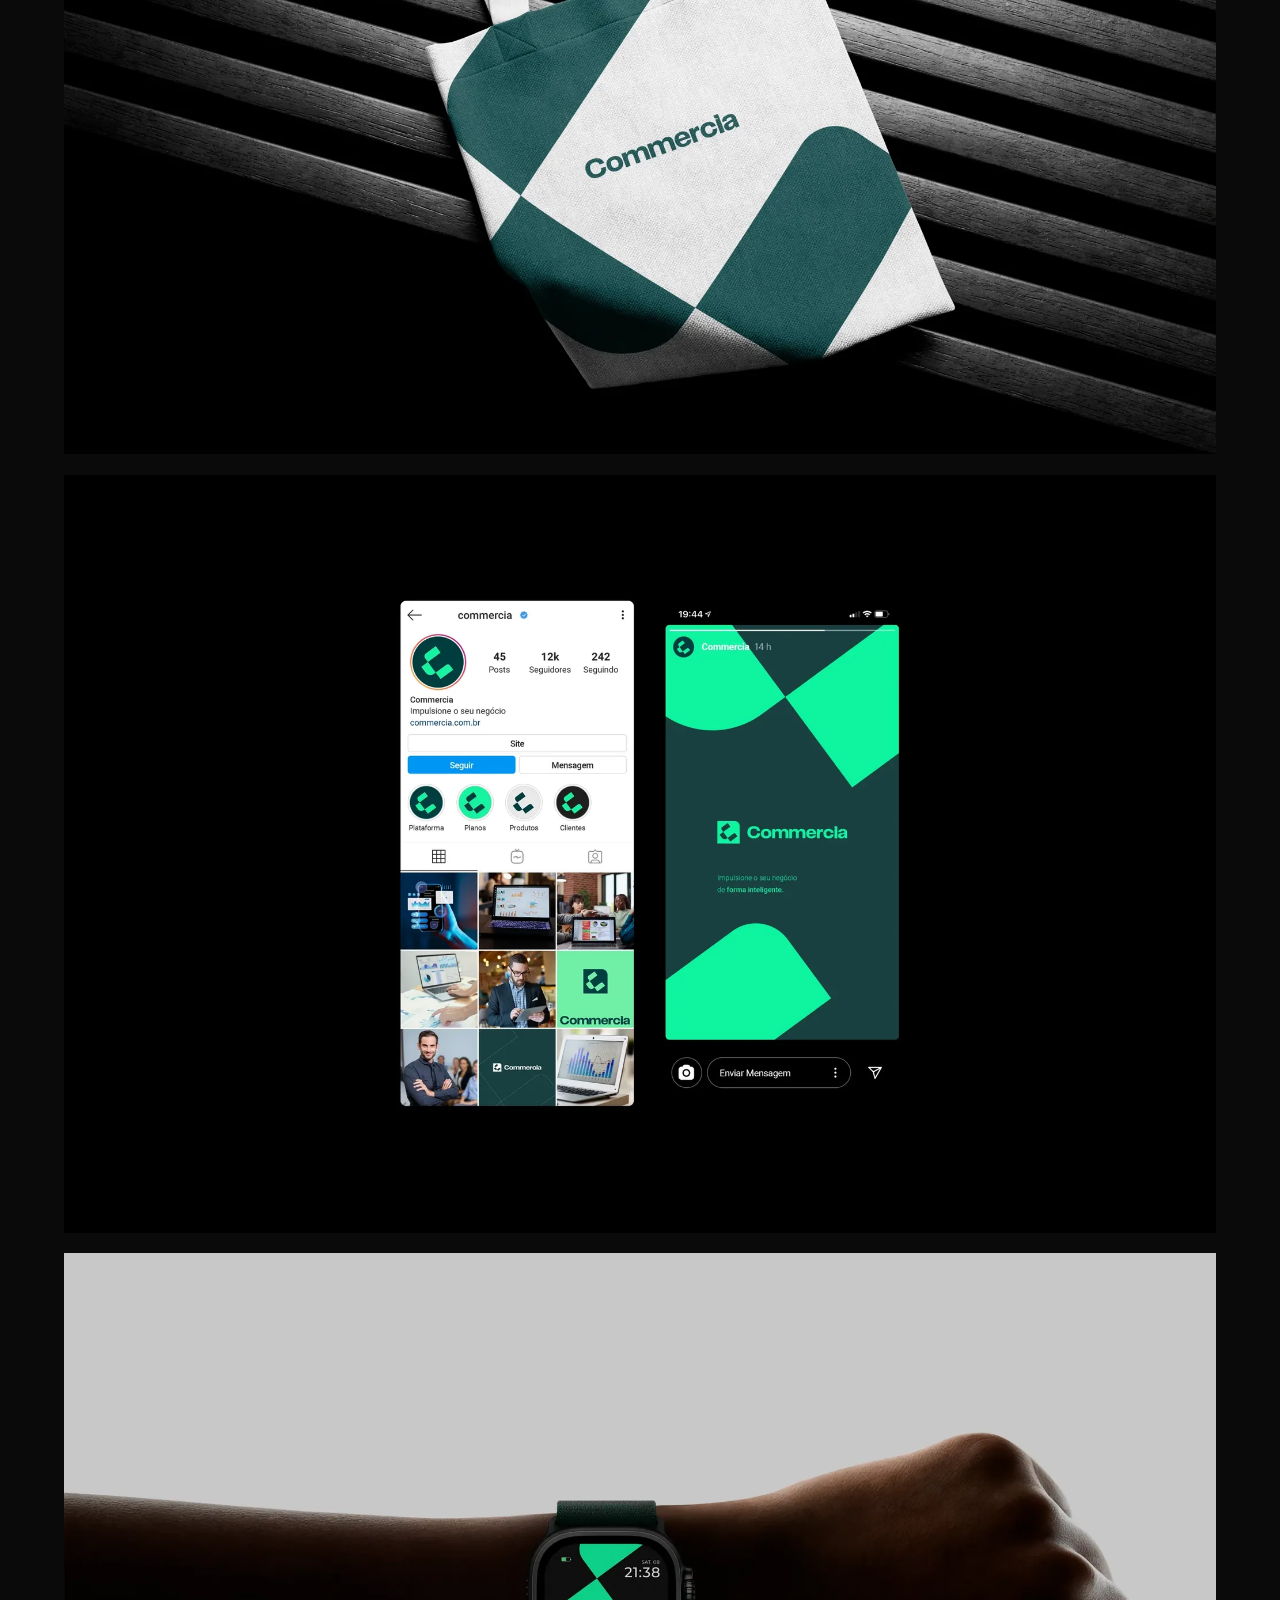
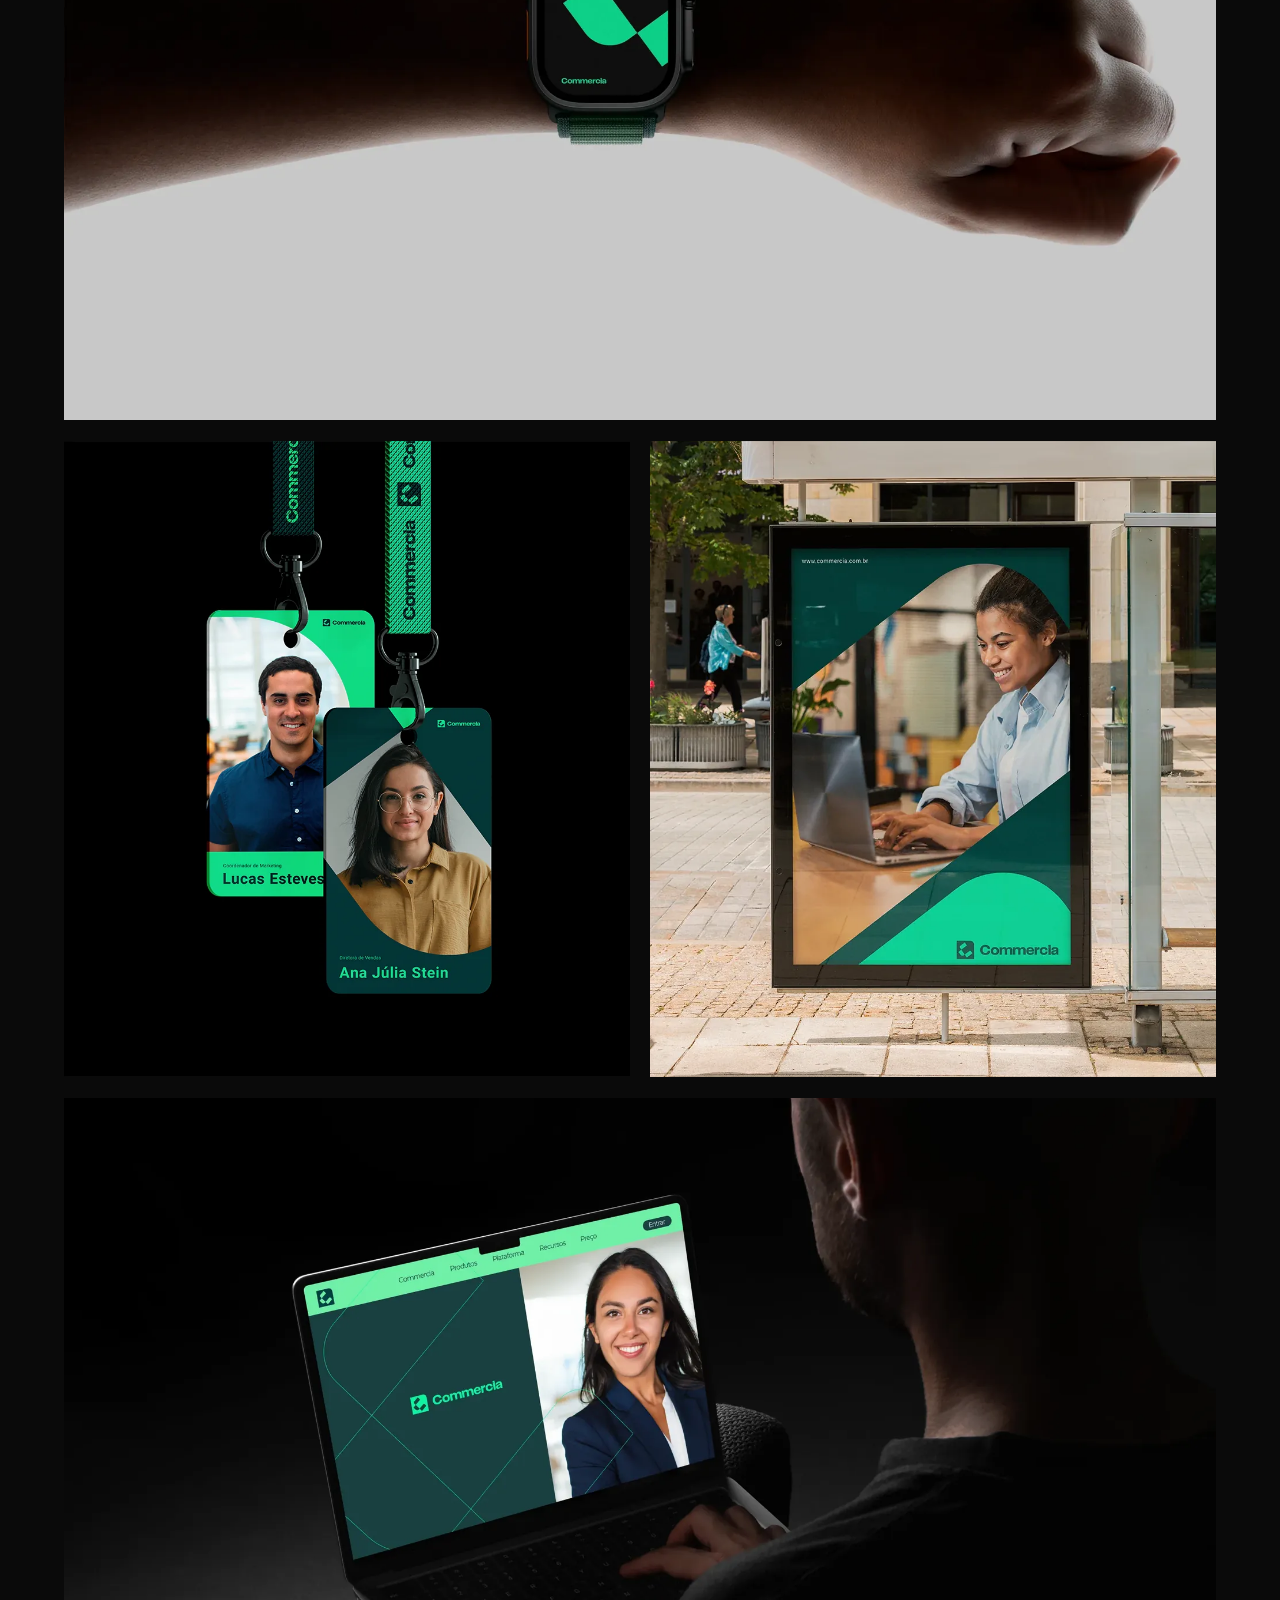
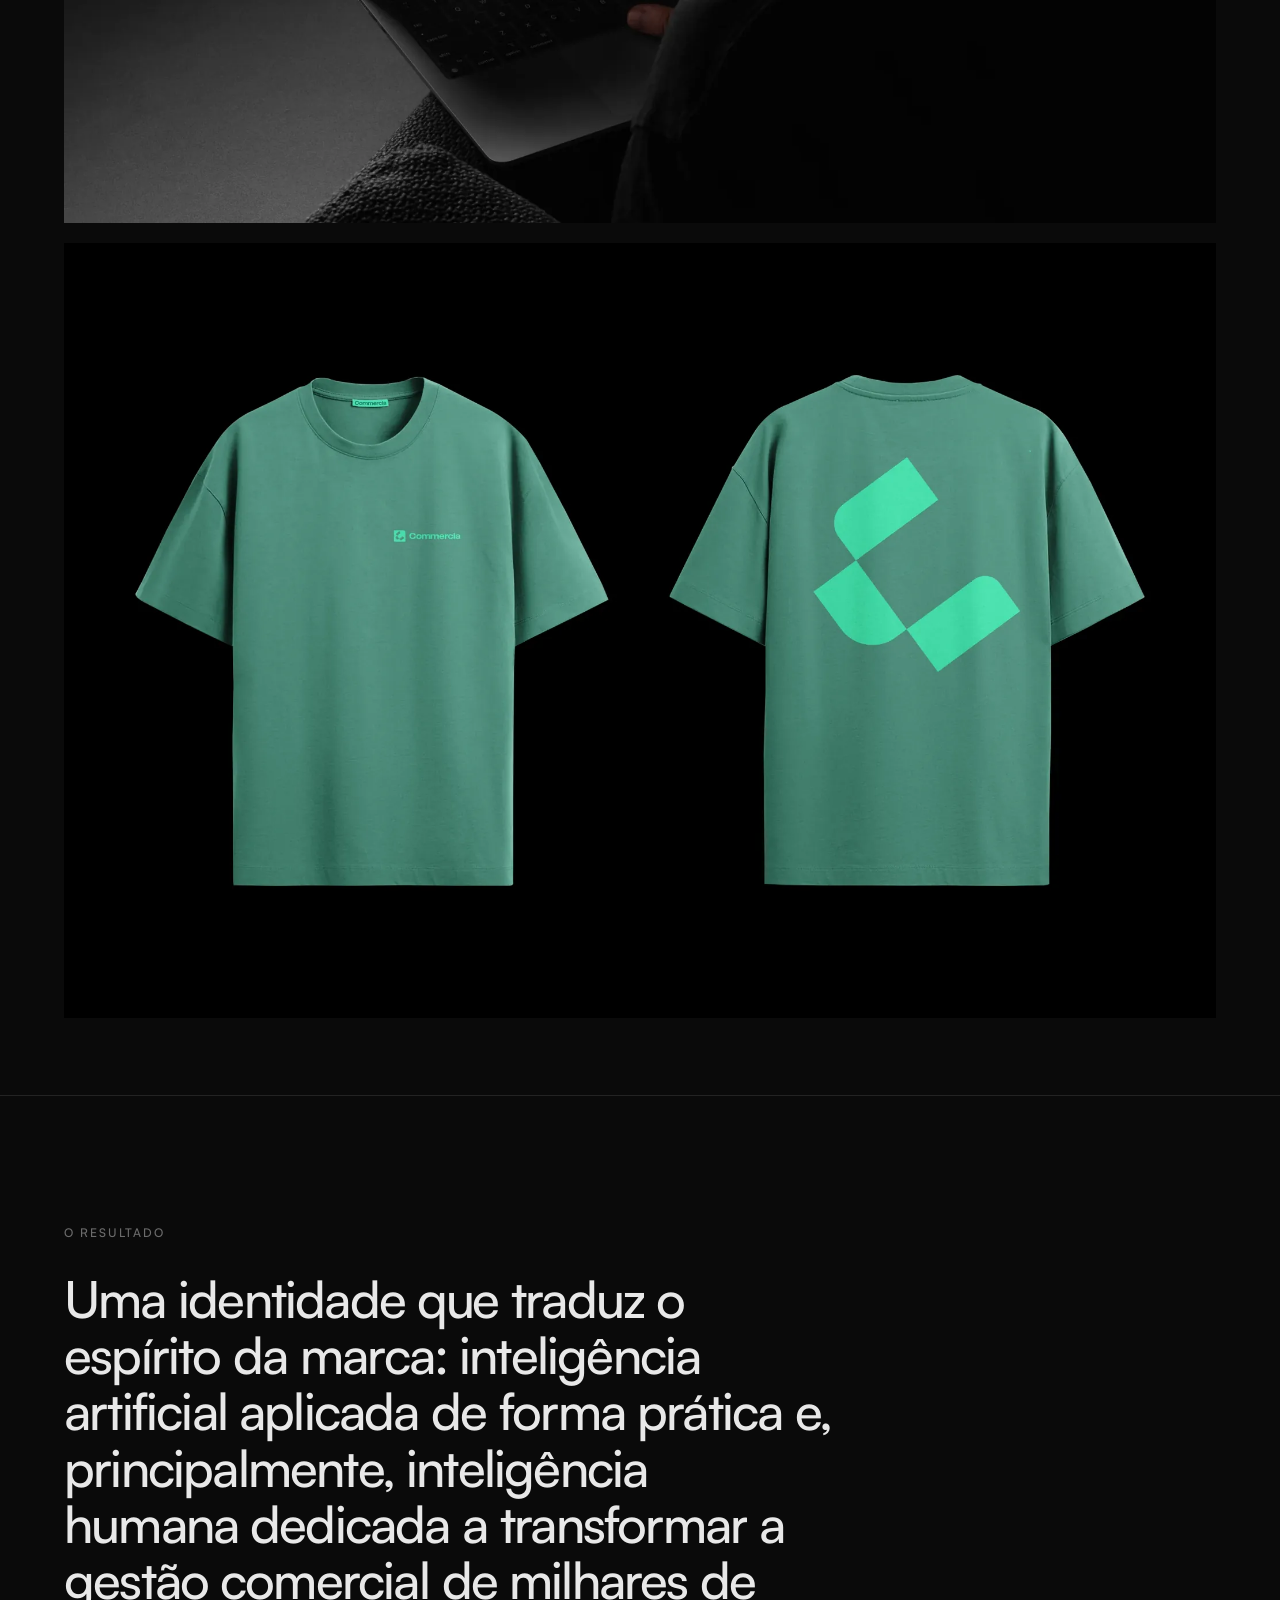
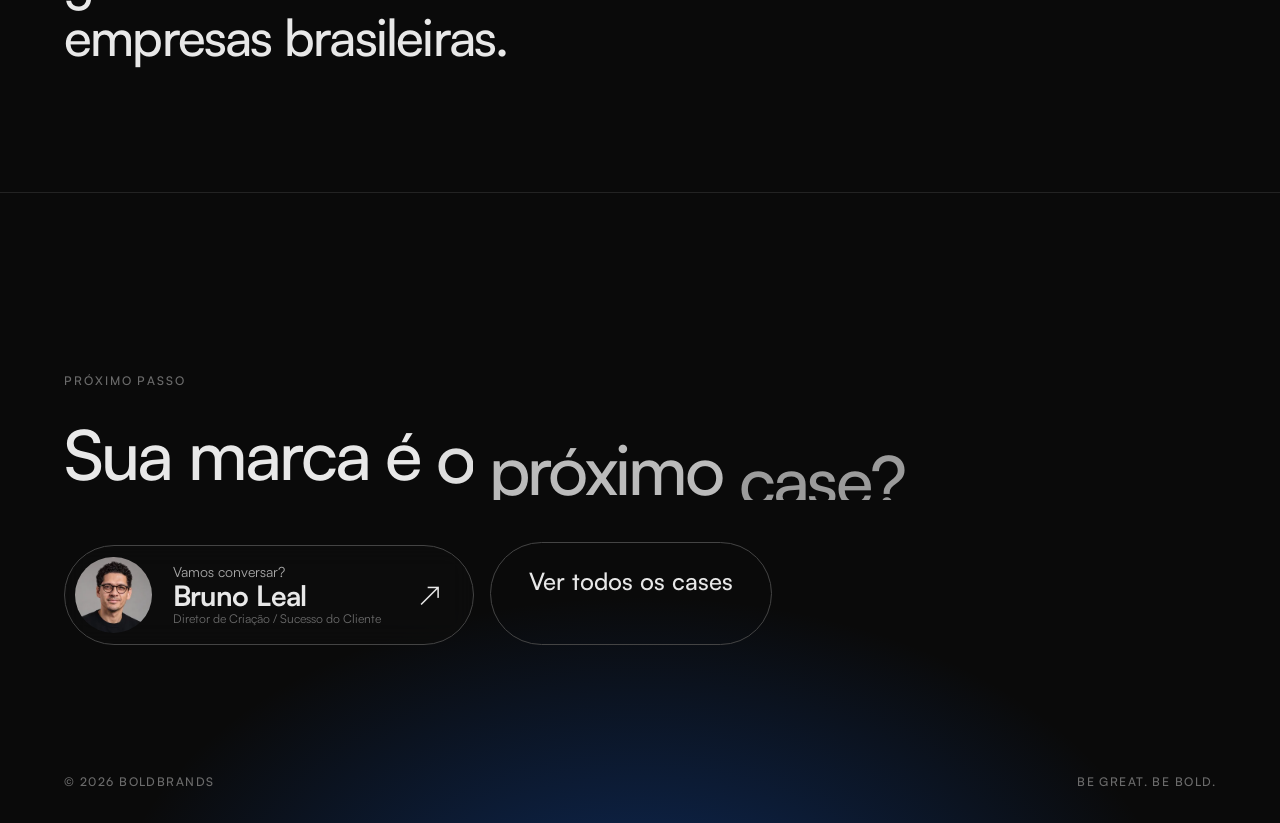
<file: cases/commercia/index.html>
<!DOCTYPE html>
<html lang="pt-BR">
<head>
<meta charset="utf-8">
<meta name="viewport" content="width=device-width, initial-scale=1">
<title>Commercia — Case BoldBrands</title>
<meta name="description" content="Identidade visual da Commercia, CRM de Porto Alegre que une inteligência artificial e atendimento humano: marca, sistema visual e aplicações.">
<meta property="og:title" content="Commercia — Case BoldBrands">
<meta property="og:description" content="Identidade visual de um CRM que une inteligência artificial e atendimento humano.">
<meta property="og:image" content="media/01.webp">
<link rel="icon" href="../../logo/icone-azul.png">
<link rel="preload" href="../../fonts/Satoshi-Bold.woff2" as="font" type="font/woff2" crossorigin>
<link rel="stylesheet" href="../../style.css?v=20261109a">
<link rel="stylesheet" href="../../case.css?v=20261109a">
</head>
<body class="case-page">

<div class="cursor" aria-hidden="true"><span></span></div>

<header class="nav">
  <a href="../../" class="logo" aria-label="BoldBrands"><img src="../../logo/logo.png" alt="BoldBrands"></a>
  <nav>
    <a href="../../#servicos">Serviços</a>
    <a href="../../#tese">Tese</a>
    <a href="../../#portfolio">Portfólio</a>
    <a href="../../#socios">Sócios</a>
  </nav>
  <a href="../../#contato" class="pill">Fale com a gente</a>
</header>

<main>

<!-- ===== CAPA DO CASE =====
     TROCAR AQUI: título, frase de apoio, aviso de autoria (.prior-note) e ficha. -->
<section class="case-hero">
  <p class="eyebrow reveal"><a href="../../#portfolio">Cases</a> &nbsp;/&nbsp; Commercia</p>
  <p class="prior reveal"><i></i>Projeto anterior à BoldBrands</p>
  <h1 class="case-title"><span class="line"><span class="split">Commercia</span></span></h1>
  <p class="case-sub reveal">Identidade visual para um CRM que une inteligência artificial e atendimento humano.</p>
  <p class="prior-note reveal">Este case foi realizado por Felipe Bechstedt, hoje sócio da BoldBrands, antes da fundação da empresa. Ele faz parte da trajetória dos sócios que nos trouxe até aqui.</p>

  <dl class="facts reveal">
    <div><dt>Cliente</dt><dd>Commercia · Porto Alegre</dd></div>
    <div><dt>Ano</dt><dd>2025</dd></div>
    <div><dt>Escopo</dt><dd>Direção criativa, identidade visual, sistema de marca e aplicações</dd></div>
  </dl>
</section>

<!-- ===== IMAGEM DE ABERTURA ===== -->
<section class="case-media first">
  <figure class="wide reveal"><img src="media/01.webp" alt="Outdoor da Commercia com o slogan Impulsione o seu crescimento de forma inteligente" width="2560" height="1920" loading="eager"></figure>
</section>

<!-- ===== DESAFIO ===== -->
<section class="case-sec">
  <div class="case-grid">
    <p class="eyebrow reveal">O desafio</p>
    <div>
      <h2 class="case-lead words">Traduzir em marca o equilíbrio entre inteligência artificial e atendimento humano.</h2>
      <p class="case-text reveal">A Commercia é uma empresa inovadora de Porto Alegre que desenvolve soluções de CRM, unindo tecnologia de ponta a um atendimento humano e próximo. Seu maior diferencial é o uso de inteligência artificial para transformar a gestão comercial dos seus usuários, sem abrir mão da empatia que se reflete na facilidade e na agilidade com que atende seus clientes.</p>
    </div>
  </div>
</section>

<!-- ===== O QUE FOI FEITO ===== -->
<section class="case-sec tight">
  <div class="case-grid">
    <p class="eyebrow reveal">O que foi feito</p>
    <ol class="scope">
      <li class="reveal"><h3>Conceito</h3><p>O equilíbrio entre inovação tecnológica e proximidade humana, com a ideia de que a tecnologia deve servir para melhorar o dia a dia de quem trabalha com vendas.</p></li>
      <li class="reveal"><h3>Marca</h3><p>Um monograma geométrico construído em grid e um logotipo de traço sólido, em versões sobre fundo escuro e claro.</p></li>
      <li class="reveal"><h3>Sistema visual</h3><p>Uma estética high tech, com linhas modernas e uma paleta de verdes, preto e off-white que comunica o poder da inteligência artificial e o dinamismo de soluções proativas, com elementos criativos e amigáveis que aproximam a marca das pessoas.</p></li>
      <li class="reveal"><h3>Aplicações</h3><p>Mídia exterior, papelaria, ícone de aplicativo, redes sociais, relógio, crachás, sacola, camisetas e site.</p></li>
    </ol>
  </div>
</section>

<!-- ===== GALERIA (ordem do case original) =====
     Para trocar uma imagem, substitua o arquivo em media/ mantendo o mesmo nome. -->
<section class="case-media">
  <p class="eyebrow reveal">A marca em uso</p>

  <figure class="wide reveal"><img src="media/02.webp" alt="Construção do monograma da Commercia em grid" width="1920" height="1080" loading="lazy"></figure>
  <figure class="wide reveal"><img src="media/03.webp" alt="Logotipo da Commercia em verde-menta sobre fundo verde profundo" width="1920" height="1080" loading="lazy"></figure>
  <figure class="wide reveal"><img src="media/04.webp" alt="Paleta de cores da Commercia: verde profundo, verde-menta, preto e off-white" width="1921" height="1089" loading="lazy"></figure>
  <figure class="wide reveal"><img src="media/05.webp" alt="Cartões de visita da Commercia em verde e branco" width="2560" height="1688" loading="lazy"></figure>
  <figure class="wide reveal"><img src="media/06.webp" alt="Painéis em fachada com fotografia de pessoas e o monograma da Commercia" width="2560" height="1920" loading="lazy"></figure>

  <div class="rowpair">
    <figure class="reveal" style="--ar:0.864"><img src="media/07.webp" alt="Ícone do aplicativo Commercia na tela de um celular" width="1080" height="1250" loading="lazy"></figure>
    <figure class="reveal" style="--ar:0.864"><img src="media/08.webp" alt="Ícone do aplicativo Commercia com notificação" width="1080" height="1250" loading="lazy"></figure>
  </div>

  <figure class="wide reveal"><img src="media/09.webp" alt="Sacola de tecido com a marca Commercia" width="2560" height="1707" loading="lazy"></figure>
  <figure class="wide reveal"><img src="media/10.webp" alt="Perfil e stories da Commercia em redes sociais" width="2560" height="1684" loading="lazy"></figure>
  <figure class="wide reveal"><img src="media/11.webp" alt="Relógio inteligente exibindo o monograma da Commercia" width="2560" height="1705" loading="lazy"></figure>

  <div class="rowpair">
    <figure class="reveal" style="--ar:0.889"><img src="media/12.webp" alt="Crachás com cordão da Commercia" width="960" height="1080" loading="lazy"></figure>
    <figure class="reveal" style="--ar:0.889"><img src="media/13.webp" alt="Cartaz de rua da Commercia em ponto de ônibus" width="960" height="1080" loading="lazy"></figure>
  </div>

  <figure class="wide reveal"><img src="media/14.webp" alt="Site da Commercia em um notebook" width="2560" height="1611" loading="lazy"></figure>
  <figure class="wide reveal"><img src="media/15.webp" alt="Camisetas verdes com a marca Commercia, frente e costas" width="2560" height="1721" loading="lazy"></figure>
</section>

<!-- ===== RESULTADO =====
     Frase do case original. Confirmar "milhares de empresas" com o cliente antes de divulgar. -->
<section class="case-sec result">
  <p class="eyebrow reveal">O resultado</p>
  <h2 class="case-lead words">Uma identidade que traduz o espírito da marca: inteligência artificial aplicada de forma prática e, principalmente, inteligência humana dedicada a transformar a gestão comercial de milhares de empresas brasileiras.</h2>
</section>

</main>

<footer id="contato" class="case-foot">
  <p class="eyebrow">Próximo passo</p>
  <h2 class="huge words">Sua marca é o próximo case?</h2>
  <div class="foot-cta">
    <a class="contact-card foot" href="https://wa.me/5511999960092?text=Ol%C3%A1%2C%20Bruno!%20Vim%20pelo%20site%20da%20BoldBrands." target="_blank" rel="noopener" aria-label="Vamos conversar? Fale com Bruno Leal no WhatsApp"><img src="../../img/contato-bruno.webp?v=6" alt="" width="200" height="200"><span class="cc-txt"><small class="cc-desk">Vamos conversar?</small><b>Bruno Leal</b><em>Diretor de Criação / Sucesso do Cliente</em></span><i>↗</i></a>
    <a class="pill big ghost" href="../../#portfolio">Ver todos os cases</a>
  </div>
  <div class="foot-row"><span>© 2026 BoldBrands</span><span>Be great. Be bold.</span></div>
</footer>

<script src="../../main.js?v=20261109a"></script>
</body>
</html>
</file>
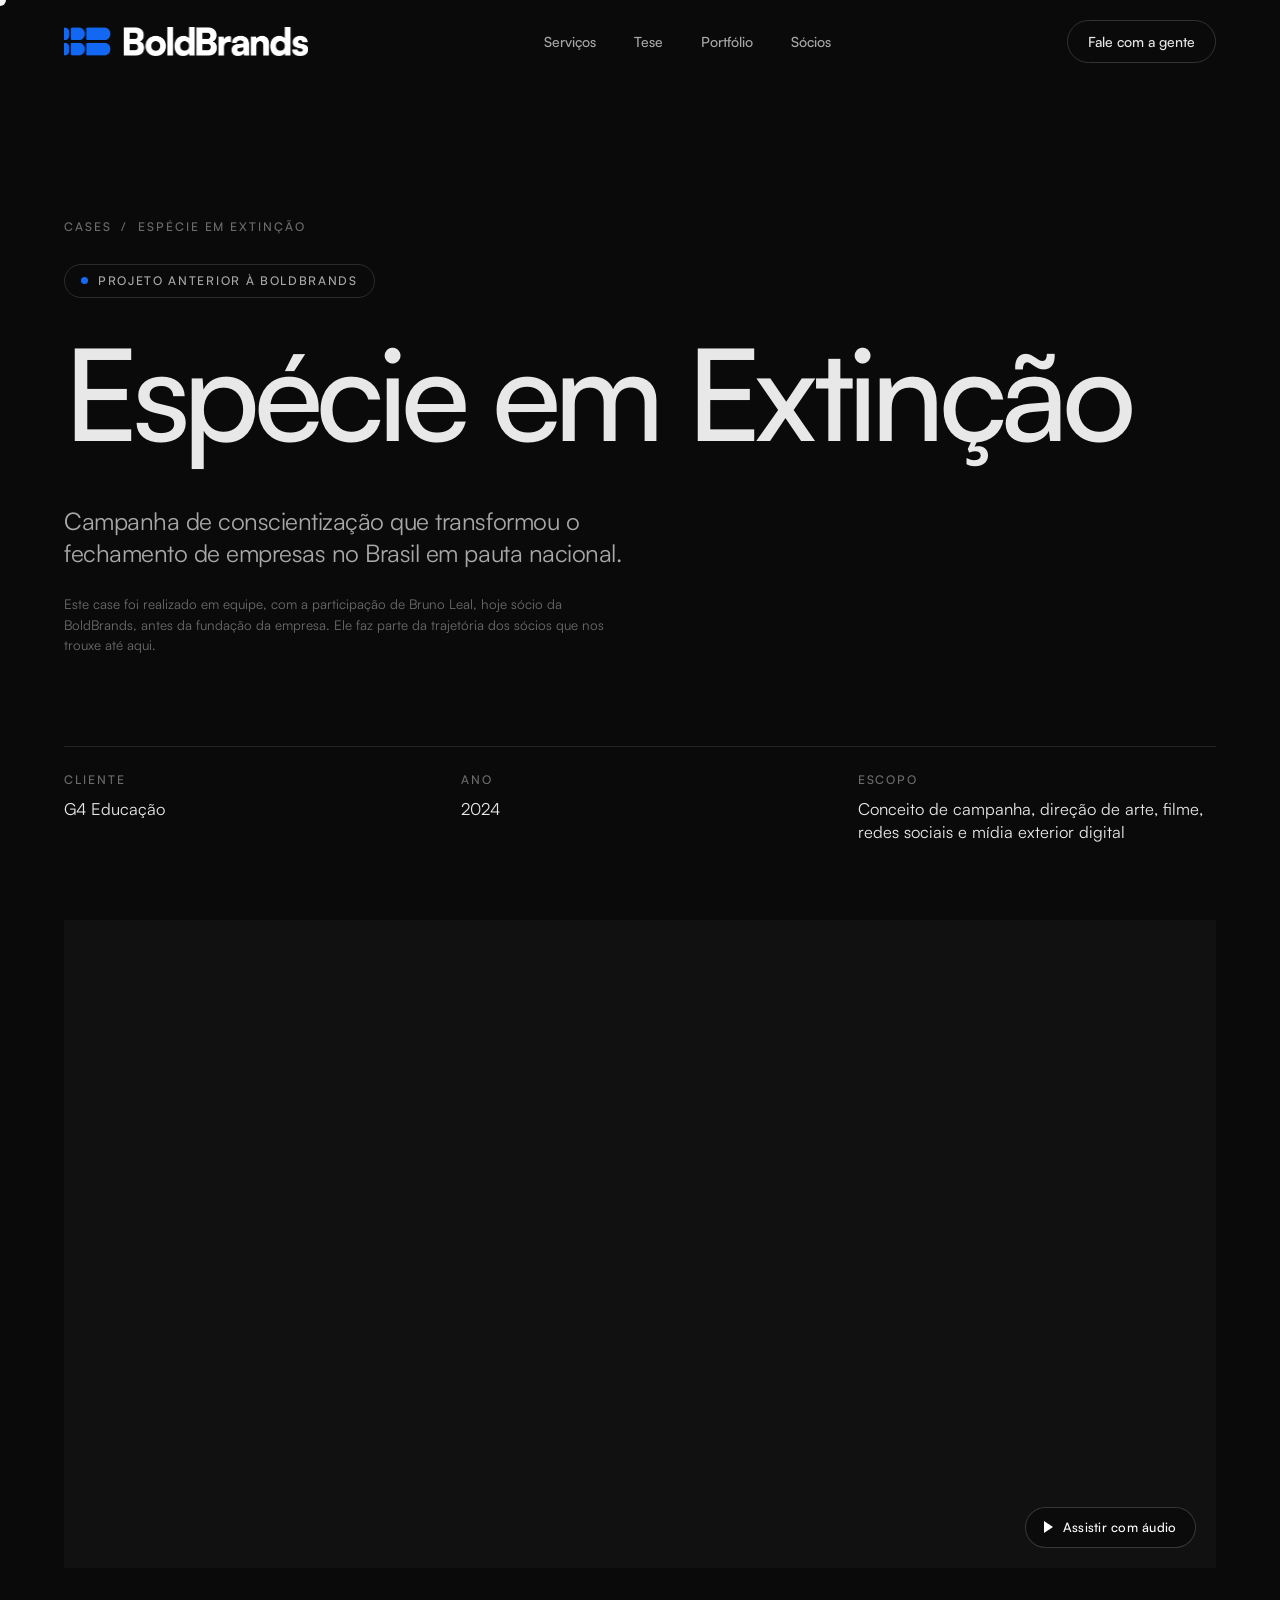
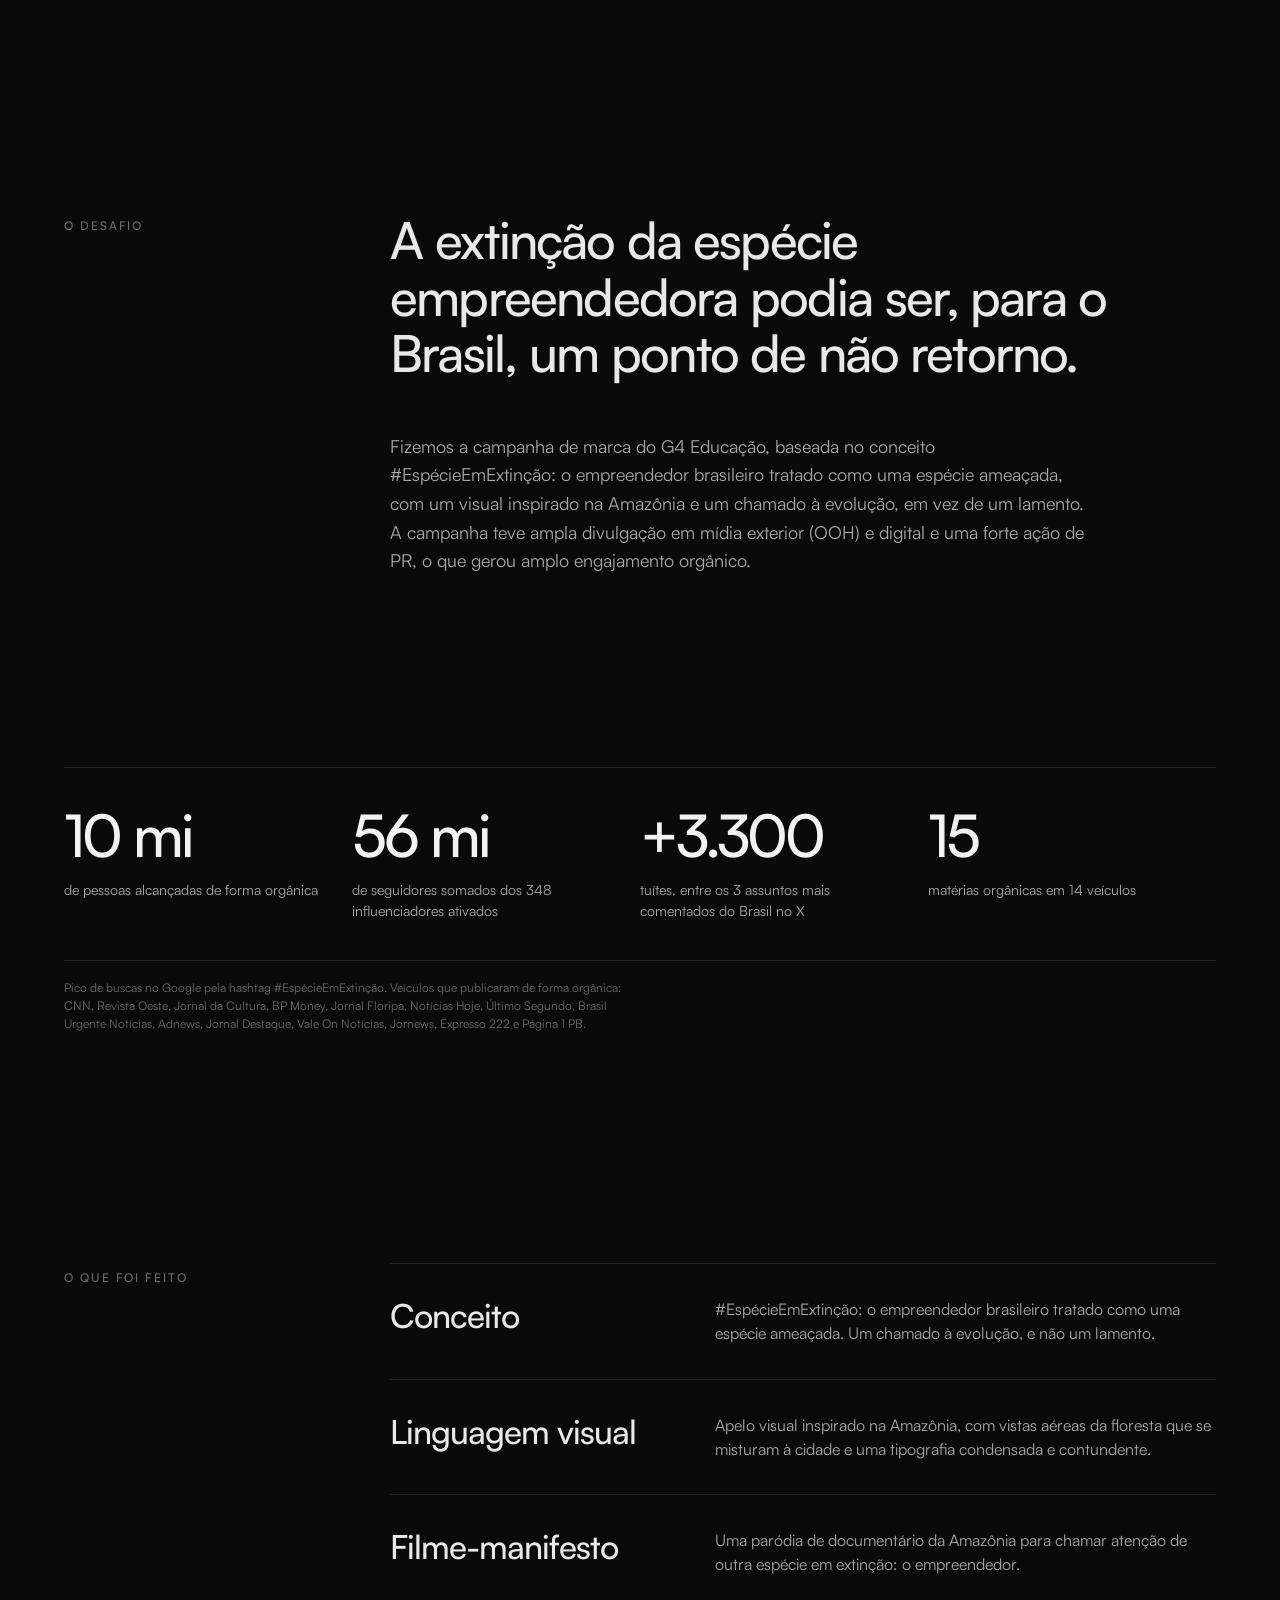
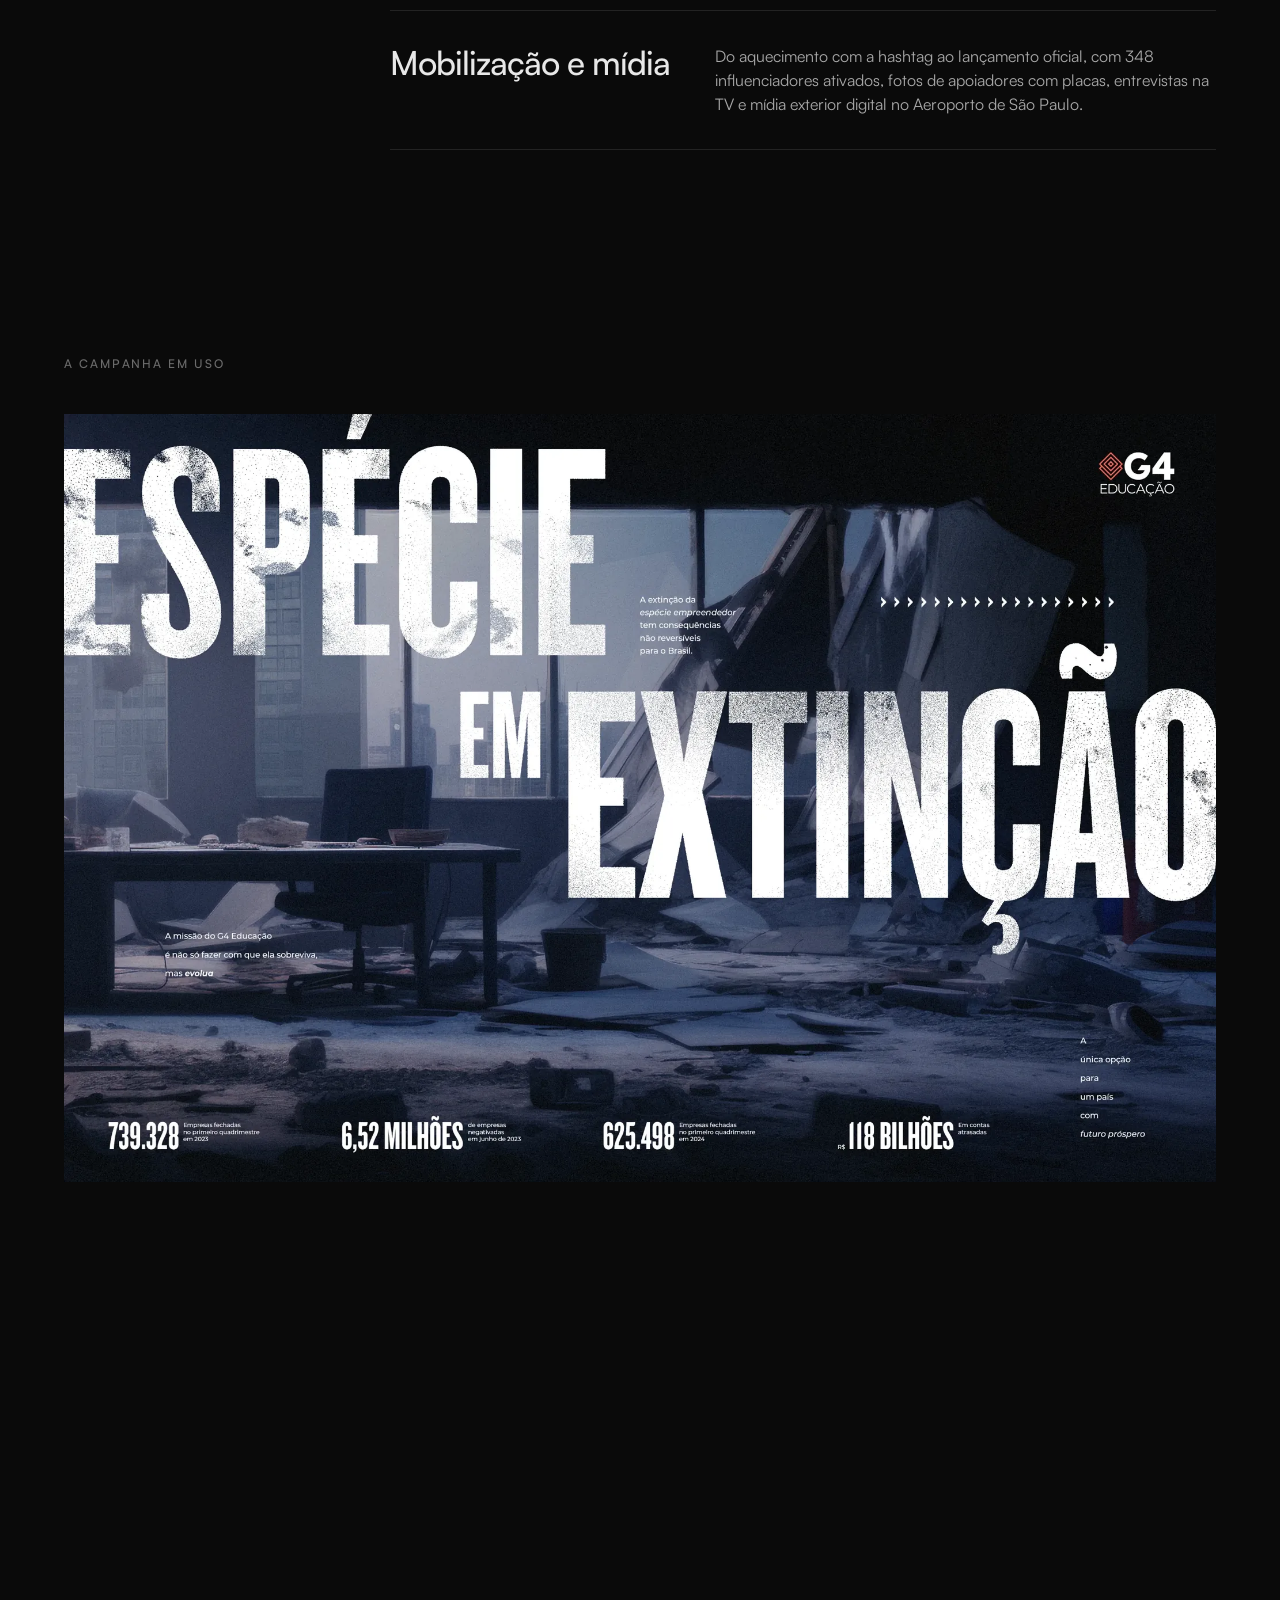
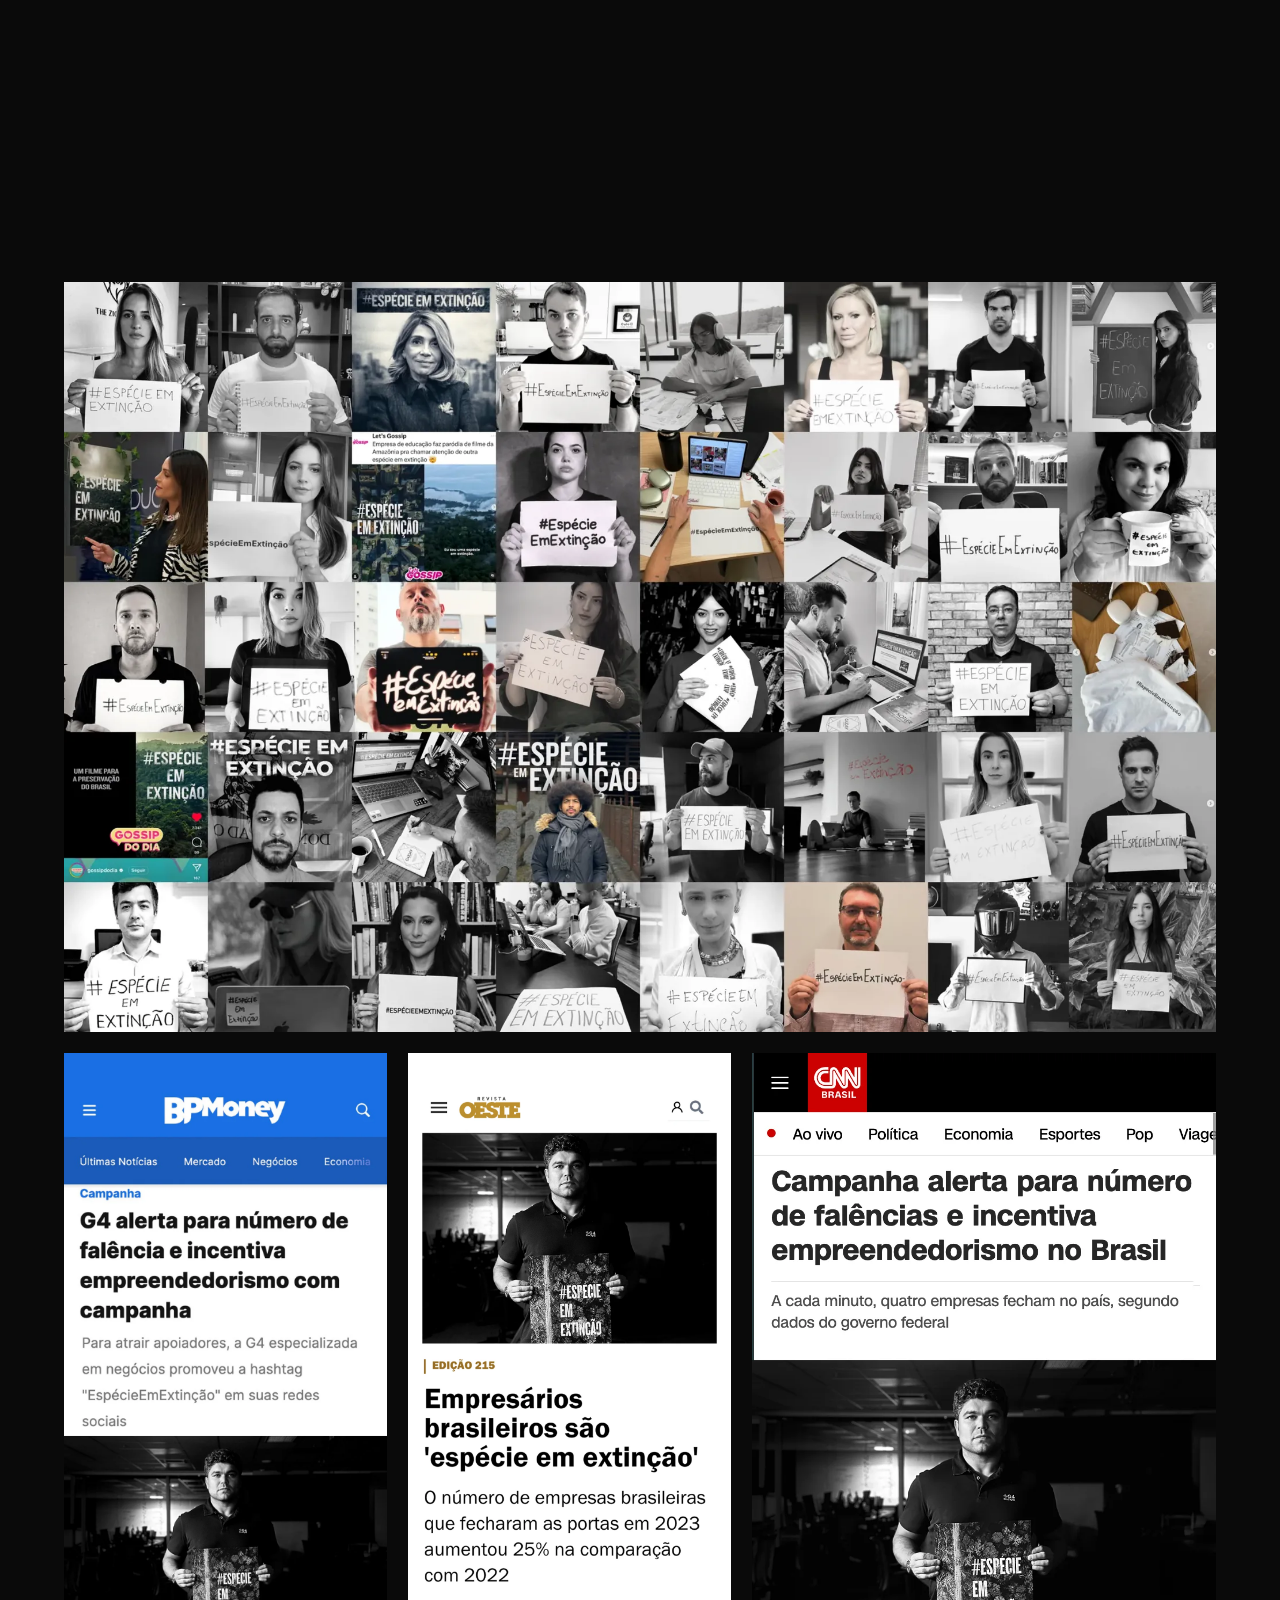
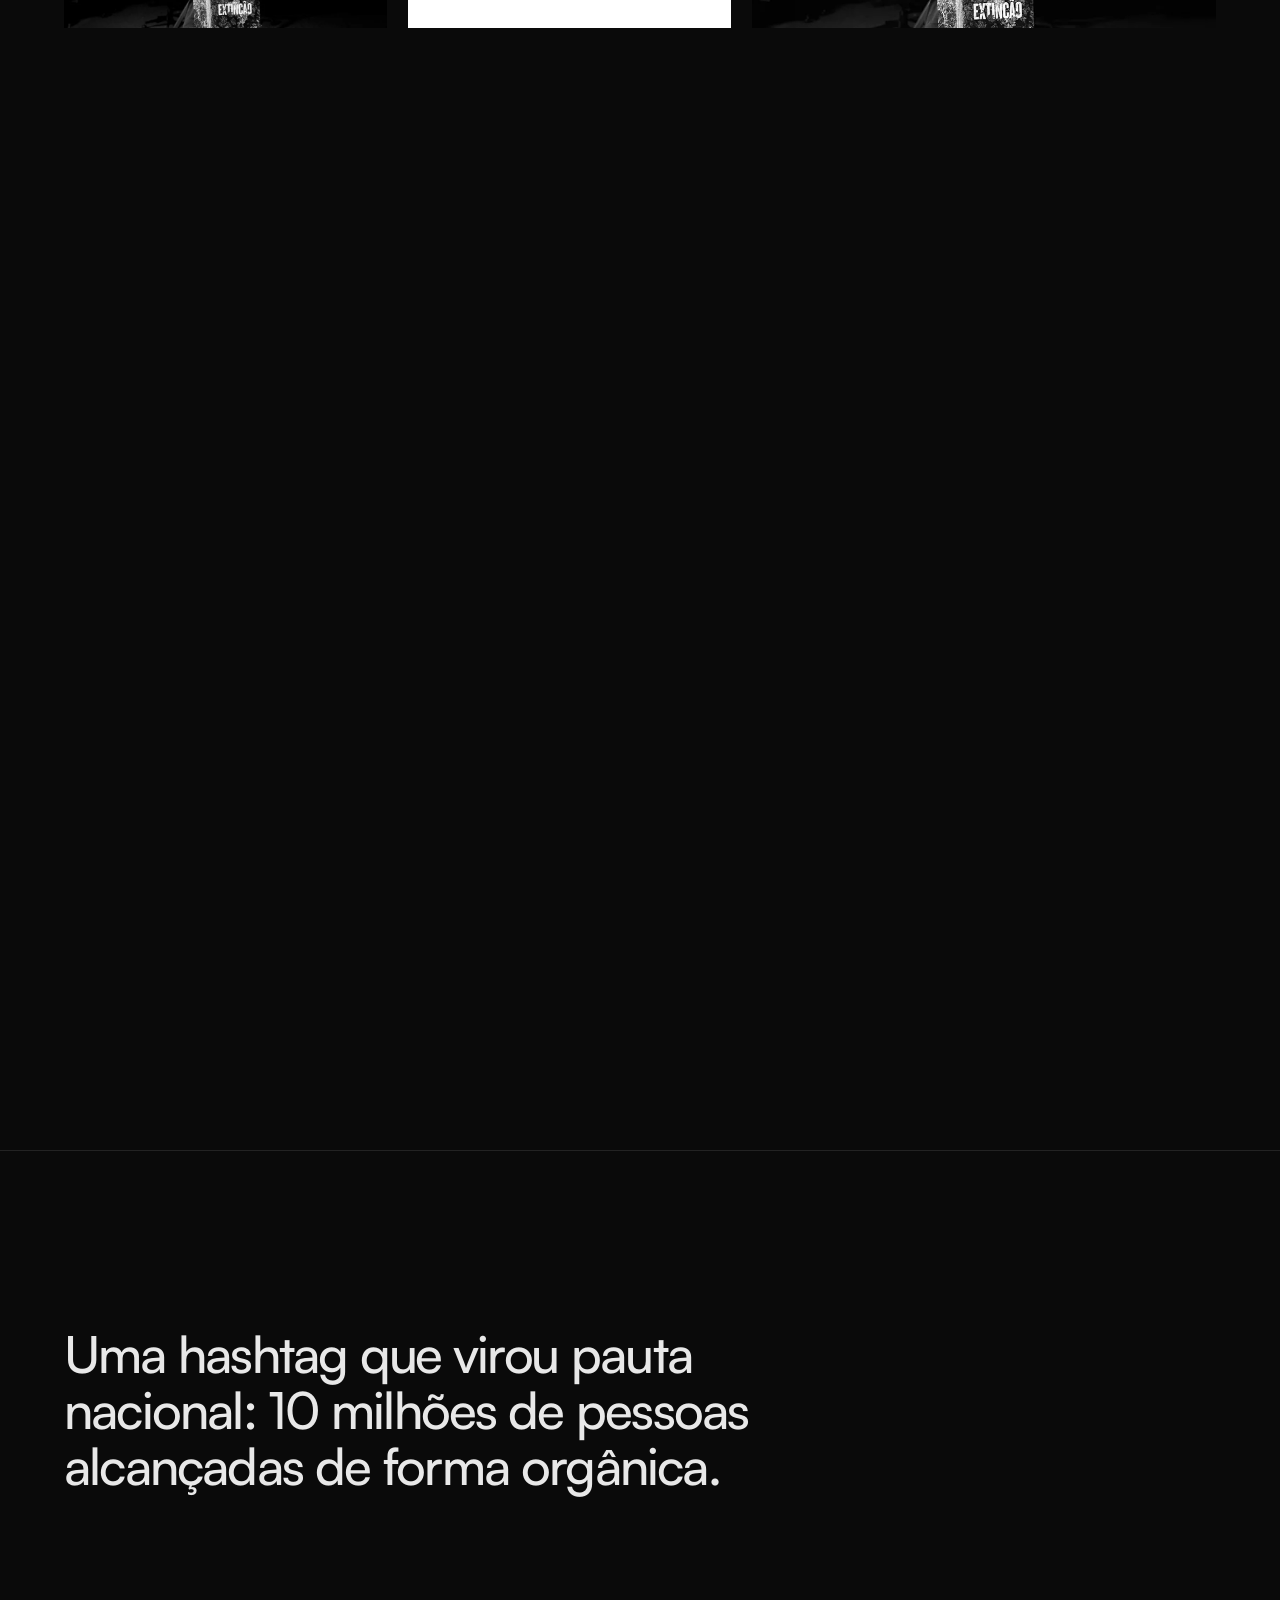
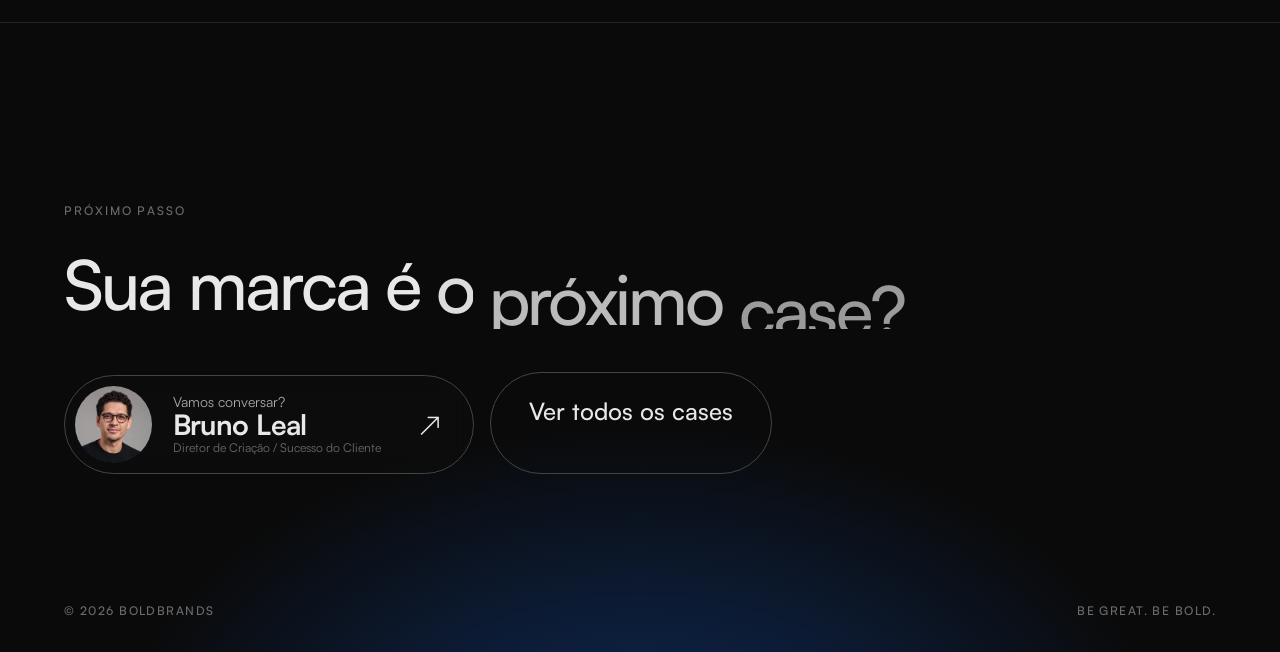
<file: cases/especie-em-extincao/index.html>
<!DOCTYPE html>
<html lang="pt-BR">
<head>
<meta charset="utf-8">
<meta name="viewport" content="width=device-width, initial-scale=1">
<title>#EspécieEmExtinção — Case BoldBrands</title>
<meta name="description" content="Campanha do G4 Educação que transformou o fechamento de empresas no Brasil em pauta nacional: 10 milhões de pessoas alcançadas de forma orgânica.">
<meta property="og:title" content="#EspécieEmExtinção — Case BoldBrands">
<meta property="og:description" content="Uma hashtag que virou pauta nacional: 10 milhões de pessoas alcançadas de forma orgânica.">
<meta property="og:image" content="media/01.webp">
<link rel="icon" href="../../logo/icone-azul.png">
<link rel="preload" href="../../fonts/Satoshi-Bold.woff2" as="font" type="font/woff2" crossorigin>
<link rel="stylesheet" href="../../style.css?v=20261109a">
<link rel="stylesheet" href="../../case.css?v=20261109a">
</head>
<body class="case-page">

<div class="cursor" aria-hidden="true"><span></span></div>

<header class="nav">
  <a href="../../" class="logo" aria-label="BoldBrands"><img src="../../logo/logo.png" alt="BoldBrands"></a>
  <nav>
    <a href="../../#servicos">Serviços</a>
    <a href="../../#tese">Tese</a>
    <a href="../../#portfolio">Portfólio</a>
    <a href="../../#socios">Sócios</a>
  </nav>
  <a href="../../#contato" class="pill">Fale com a gente</a>
</header>

<main>

<!-- ===== CAPA DO CASE =====
     TROCAR AQUI: título, frase de apoio, aviso de autoria (.prior-note) e ficha. -->
<section class="case-hero">
  <p class="eyebrow reveal"><a href="../../#portfolio">Cases</a> &nbsp;/&nbsp; Espécie em Extinção</p>
  <p class="prior reveal"><i></i>Projeto anterior à BoldBrands</p>
  <h1 class="case-title"><span class="line"><span class="split">Espécie em Extinção</span></span></h1>
  <p class="case-sub reveal">Campanha de conscientização que transformou o fechamento de empresas no Brasil em pauta nacional.</p>
  <p class="prior-note reveal">Este case foi realizado em equipe, com a participação de Bruno Leal, hoje sócio da BoldBrands, antes da fundação da empresa. Ele faz parte da trajetória dos sócios que nos trouxe até aqui.</p>

  <dl class="facts reveal">
    <div><dt>Cliente</dt><dd>G4 Educação</dd></div>
    <div><dt>Ano</dt><dd>2024</dd></div>
    <div><dt>Escopo</dt><dd>Conceito de campanha, direção de arte, filme, redes sociais e mídia exterior digital</dd></div>
  </dl>
</section>

<!-- ===== VÍDEO (YouTube, em loop e sem controles) ===== -->
<section class="case-media first">
  <figure class="wide reveal">
    <div class="vid" data-sound="Assistir com áudio" data-youtube="eILPIiB1eaM" data-title="Espécie em Extinção — filme manifesto">
      <img src="media/v1-poster.webp" alt="Espécie em Extinção: filme manifesto da campanha" loading="eager">
    </div>
  </figure>
</section>

<!-- ===== DESAFIO ===== -->
<section class="case-sec">
  <div class="case-grid">
    <p class="eyebrow reveal">O desafio</p>
    <div>
      <h2 class="case-lead words">A extinção da espécie empreendedora podia ser, para o Brasil, um ponto de não retorno.</h2>
      <p class="case-text reveal">Fizemos a campanha de marca do G4 Educação, baseada no conceito #EspécieEmExtinção: o empreendedor brasileiro tratado como uma espécie ameaçada, com um visual inspirado na Amazônia e um chamado à evolução, em vez de um lamento. A campanha teve ampla divulgação em mídia exterior (OOH) e digital e uma forte ação de PR, o que gerou amplo engajamento orgânico.</p>
    </div>
  </div>
</section>

<!-- ===== NÚMEROS DA CAMPANHA (da tela final do case). Confirmar com o cliente antes de divulgar. ===== -->
<section class="case-sec tight">
  <div class="stats four">
    <div class="stat reveal"><b>10 mi</b><span>de pessoas alcançadas de forma orgânica</span></div>
    <div class="stat reveal"><b>56 mi</b><span>de seguidores somados dos 348 influenciadores ativados</span></div>
    <div class="stat reveal"><b>+3.300</b><span>tuítes, entre os 3 assuntos mais comentados do Brasil no X</span></div>
    <div class="stat reveal"><b>15</b><span>matérias orgânicas em 14 veículos</span></div>
  </div>
  <p class="note reveal">Pico de buscas no Google pela hashtag #EspécieEmExtinção. Veículos que publicaram de forma orgânica: CNN, Revista Oeste, Jornal da Cultura, BP Money, Jornal Floripa, Notícias Hoje, Último Segundo, Brasil Urgente Notícias, Adnews, Jornal Destaque, Vale On Notícias, Jornews, Expresso 222 e Página 1 PB.</p>
</section>

<!-- ===== O QUE FOI FEITO ===== -->
<section class="case-sec">
  <div class="case-grid">
    <p class="eyebrow reveal">O que foi feito</p>
    <ol class="scope">
      <li class="reveal"><h3>Conceito</h3><p>#EspécieEmExtinção: o empreendedor brasileiro tratado como uma espécie ameaçada. Um chamado à evolução, e não um lamento.</p></li>
      <li class="reveal"><h3>Linguagem visual</h3><p>Apelo visual inspirado na Amazônia, com vistas aéreas da floresta que se misturam à cidade e uma tipografia condensada e contundente.</p></li>
      <li class="reveal"><h3>Filme-manifesto</h3><p>Uma paródia de documentário da Amazônia para chamar atenção de outra espécie em extinção: o empreendedor.</p></li>
      <li class="reveal"><h3>Mobilização e mídia</h3><p>Do aquecimento com a hashtag ao lançamento oficial, com 348 influenciadores ativados, fotos de apoiadores com placas, entrevistas na TV e mídia exterior digital no Aeroporto de São Paulo.</p></li>
    </ol>
  </div>
</section>

<!-- ===== GALERIA (ordem do case original) =====
     Para trocar uma imagem, substitua o arquivo em media/ mantendo o mesmo nome. -->
<section class="case-media">
  <p class="eyebrow reveal">A campanha em uso</p>

  <figure class="wide reveal"><img src="media/01.webp" alt="Arte de abertura da campanha Espécie em Extinção, com escritório abandonado e dados do cenário" width="2560" height="1707" loading="lazy"></figure>

  <div class="rowpair">
    <figure class="reveal" style="--ar:0.5625"><img src="media/02.webp" alt="Vista aérea da floresta cortada por uma estrada, com a hashtag Espécie em Extinção" width="1080" height="1920" loading="lazy"></figure>
    <figure class="reveal" style="--ar:0.5625"><img src="media/03.webp" alt="Helicóptero combatendo queimada na floresta, com a hashtag Espécie em Extinção" width="1080" height="1920" loading="lazy"></figure>
    <figure class="reveal" style="--ar:0.5625"><img src="media/04.webp" alt="Floresta que se mistura à cidade, com a hashtag Espécie em Extinção" width="1080" height="1920" loading="lazy"></figure>
  </div>

  <figure class="wide reveal"><img src="media/05.webp" alt="Mosaico de pessoas segurando placas com a hashtag Espécie em Extinção" width="2000" height="1303" loading="lazy"></figure>

  <div class="rowpair">
    <figure class="reveal" style="--ar:0.5625"><img src="media/06.webp" alt="Matéria do BP Money: G4 alerta para número de falência e incentiva empreendedorismo com campanha" width="900" height="1600" loading="lazy"></figure>
    <figure class="reveal" style="--ar:0.5625"><img src="media/07.webp" alt="Matéria da Revista Oeste: Empresários brasileiros são espécie em extinção" width="1080" height="1920" loading="lazy"></figure>
    <figure class="reveal" style="--ar:0.8075"><img src="media/08.webp" alt="Matéria da CNN Brasil: Campanha alerta para número de falências e incentiva empreendedorismo no Brasil" width="864" height="1070" loading="lazy"></figure>
  </div>

  <div class="rowpair">
    <figure class="reveal" style="--ar:1.731"><img src="media/09.webp" alt="Entrevista na TV sobre a campanha Espécie em Extinção" width="1920" height="1109" loading="lazy"></figure>
    <figure class="reveal" style="--ar:1.731"><img src="media/10.webp" alt="Jornal Jovem Pan: movimento alerta sobre o papel do empreendedor no Brasil" width="1920" height="1109" loading="lazy"></figure>
  </div>

  <div class="rowpair">
    <figure class="reveal" style="--ar:0.539"><img src="media/11.webp" alt="Reels com a campanha em mídia exterior digital no Aeroporto de São Paulo" width="1179" height="2187" loading="lazy"></figure>
    <figure class="reveal" style="--ar:0.5509"><img src="media/12.webp" alt="Reels com o painel Espécie em Extinção no aeroporto" width="1179" height="2140" loading="lazy"></figure>
    <figure class="reveal" style="--ar:0.5496"><img src="media/13.webp" alt="Reels com a imagem do Brasil sem empreendedores no painel do aeroporto" width="1179" height="2145" loading="lazy"></figure>
  </div>
</section>

<!-- ===== RESULTADO ===== -->
<section class="case-sec result">
  <p class="eyebrow reveal">O resultado</p>
  <h2 class="case-lead words">Uma hashtag que virou pauta nacional: 10 milhões de pessoas alcançadas de forma orgânica.</h2>
</section>

</main>

<footer id="contato" class="case-foot">
  <p class="eyebrow">Próximo passo</p>
  <h2 class="huge words">Sua marca é o próximo case?</h2>
  <div class="foot-cta">
    <a class="contact-card foot" href="https://wa.me/5511999960092?text=Ol%C3%A1%2C%20Bruno!%20Vim%20pelo%20site%20da%20BoldBrands." target="_blank" rel="noopener" aria-label="Vamos conversar? Fale com Bruno Leal no WhatsApp"><img src="../../img/contato-bruno.webp?v=6" alt="" width="200" height="200"><span class="cc-txt"><small class="cc-desk">Vamos conversar?</small><b>Bruno Leal</b><em>Diretor de Criação / Sucesso do Cliente</em></span><i>↗</i></a>
    <a class="pill big ghost" href="../../#portfolio">Ver todos os cases</a>
  </div>
  <div class="foot-row"><span>© 2026 BoldBrands</span><span>Be great. Be bold.</span></div>
</footer>

<script src="../../main.js?v=20261109a"></script>
</body>
</html>
</file>
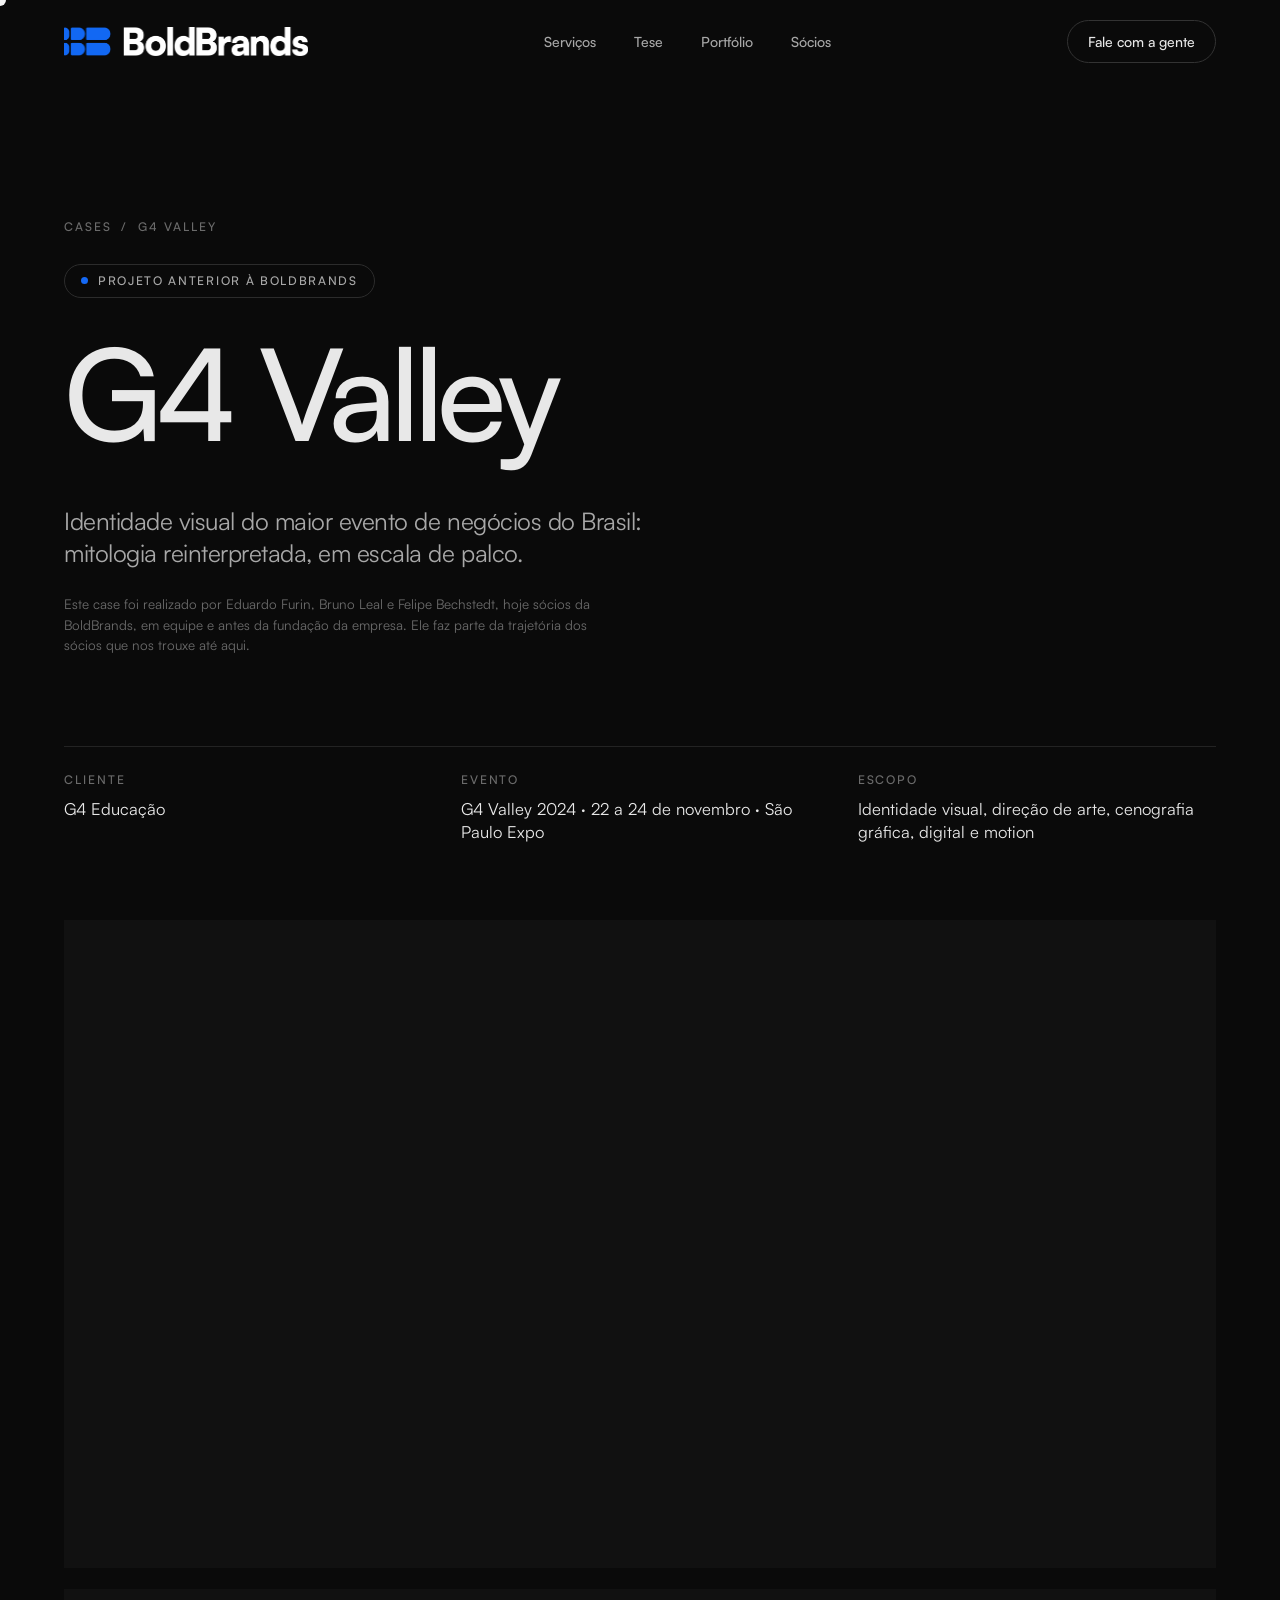
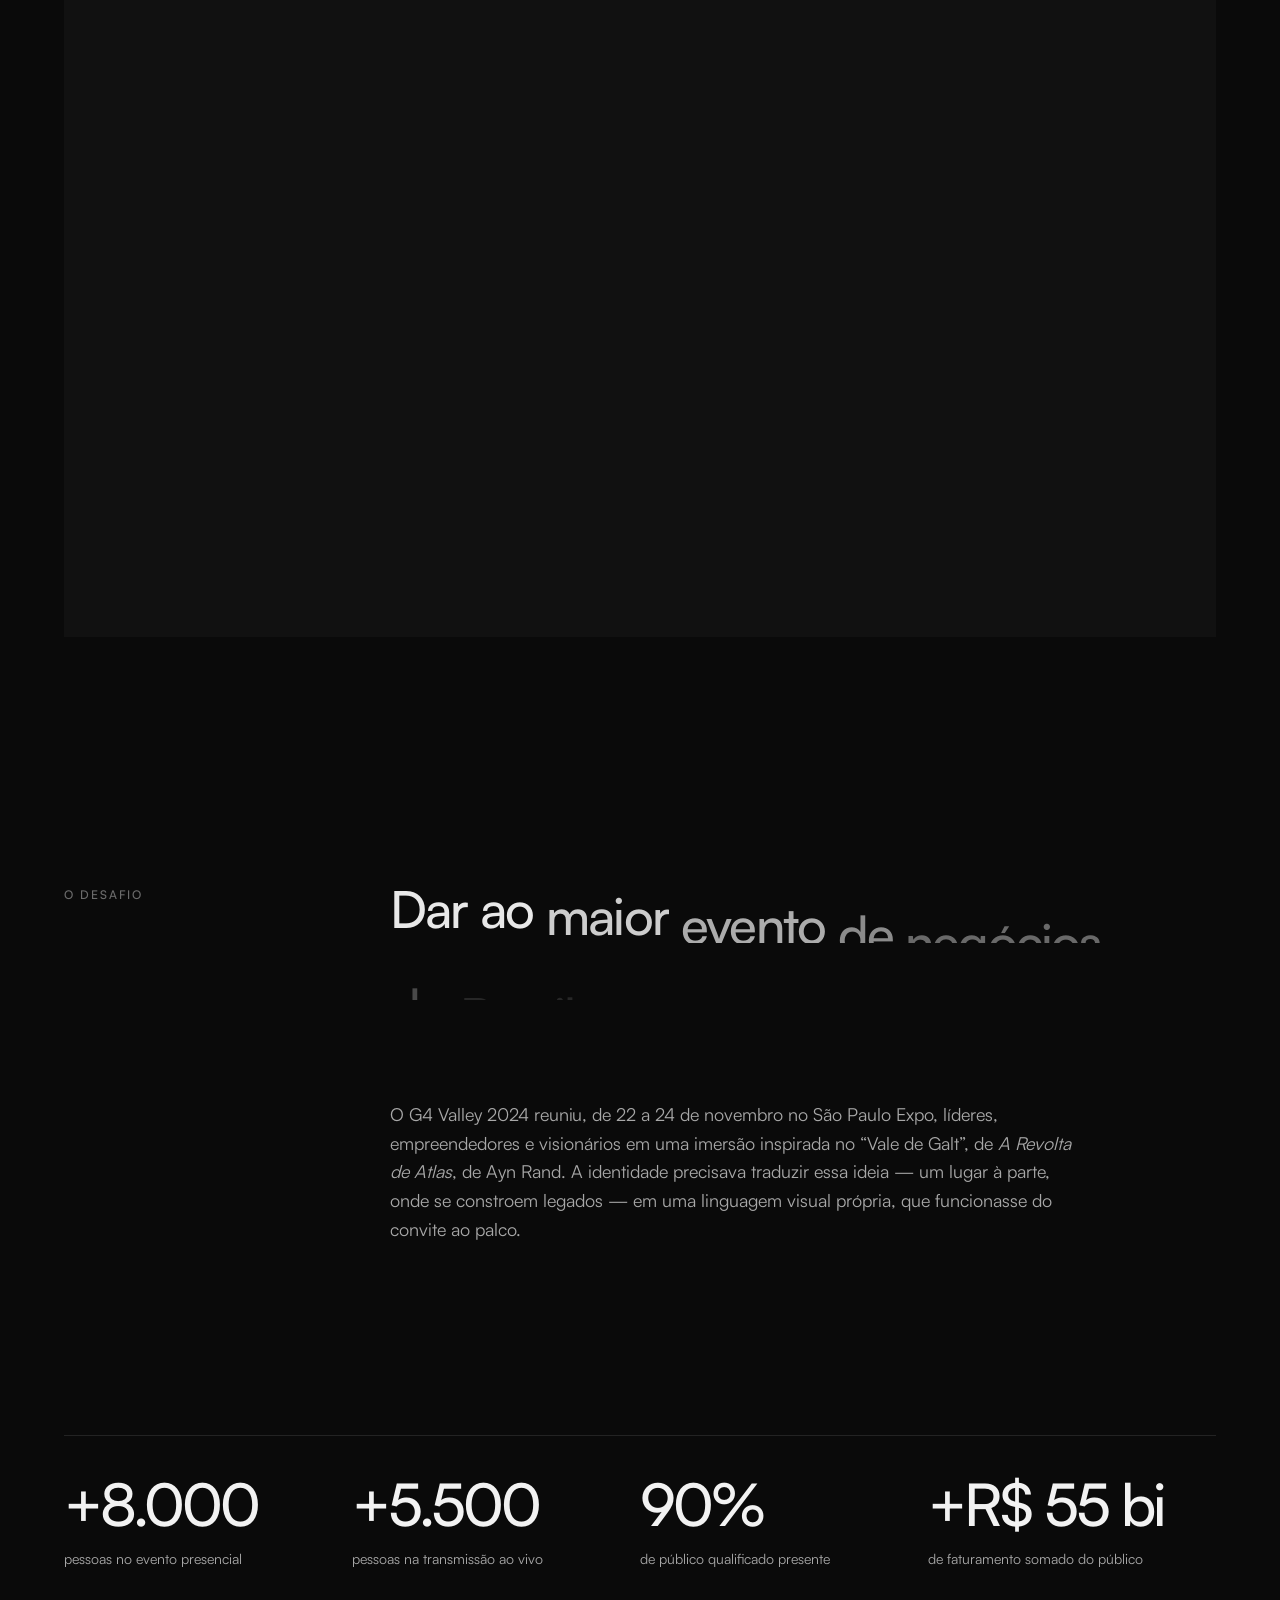
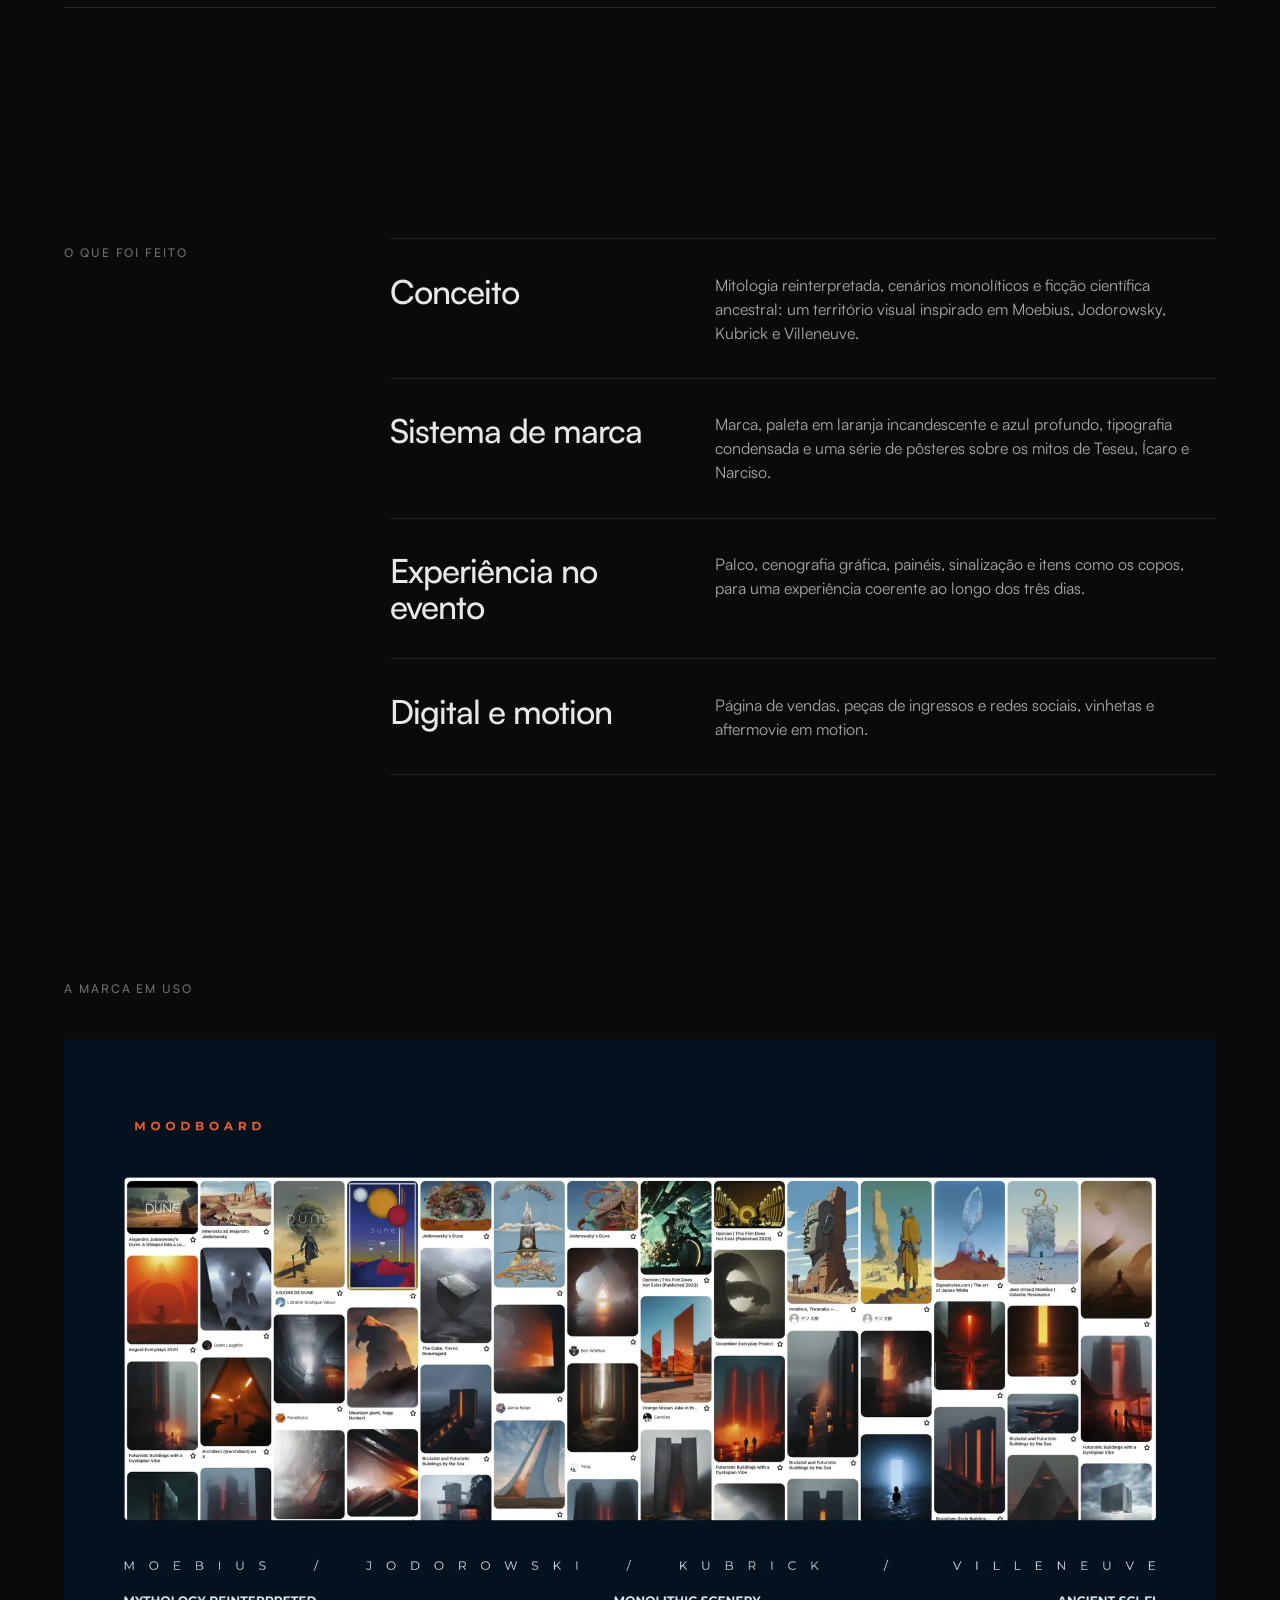
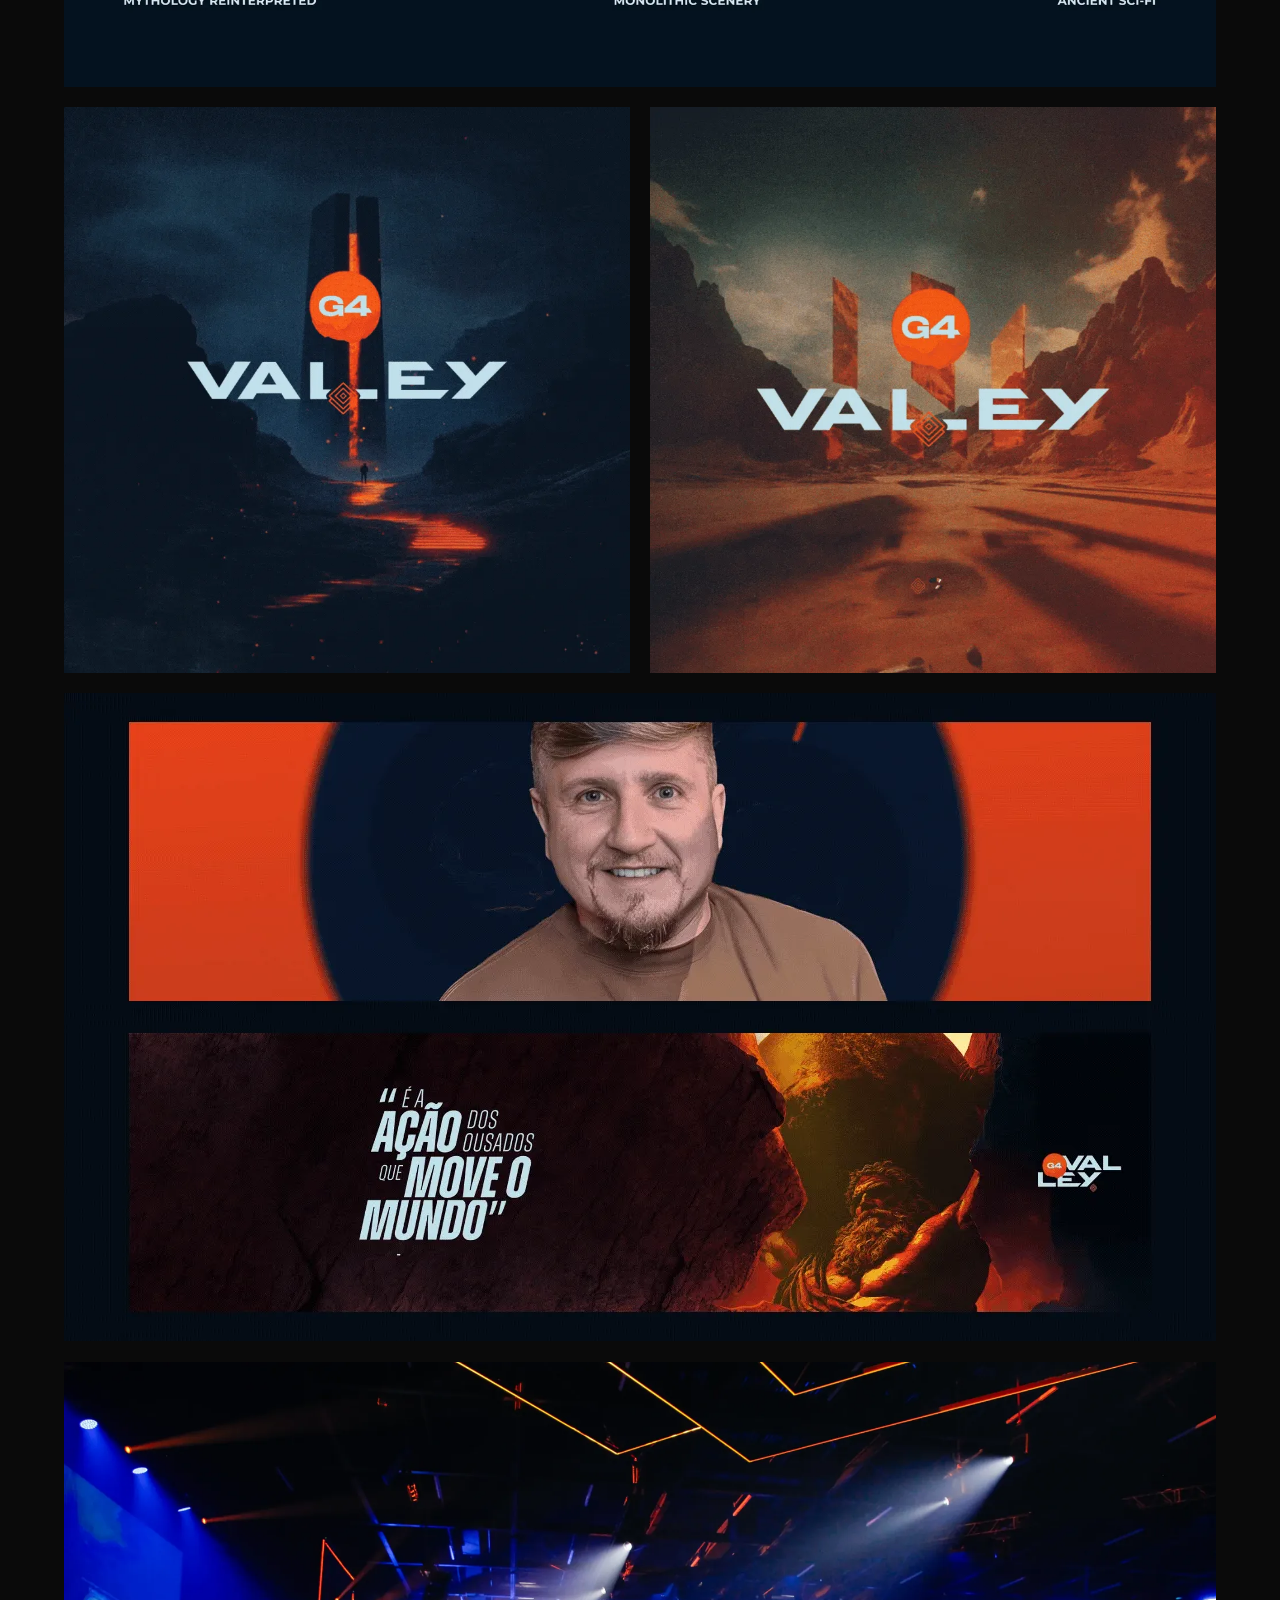
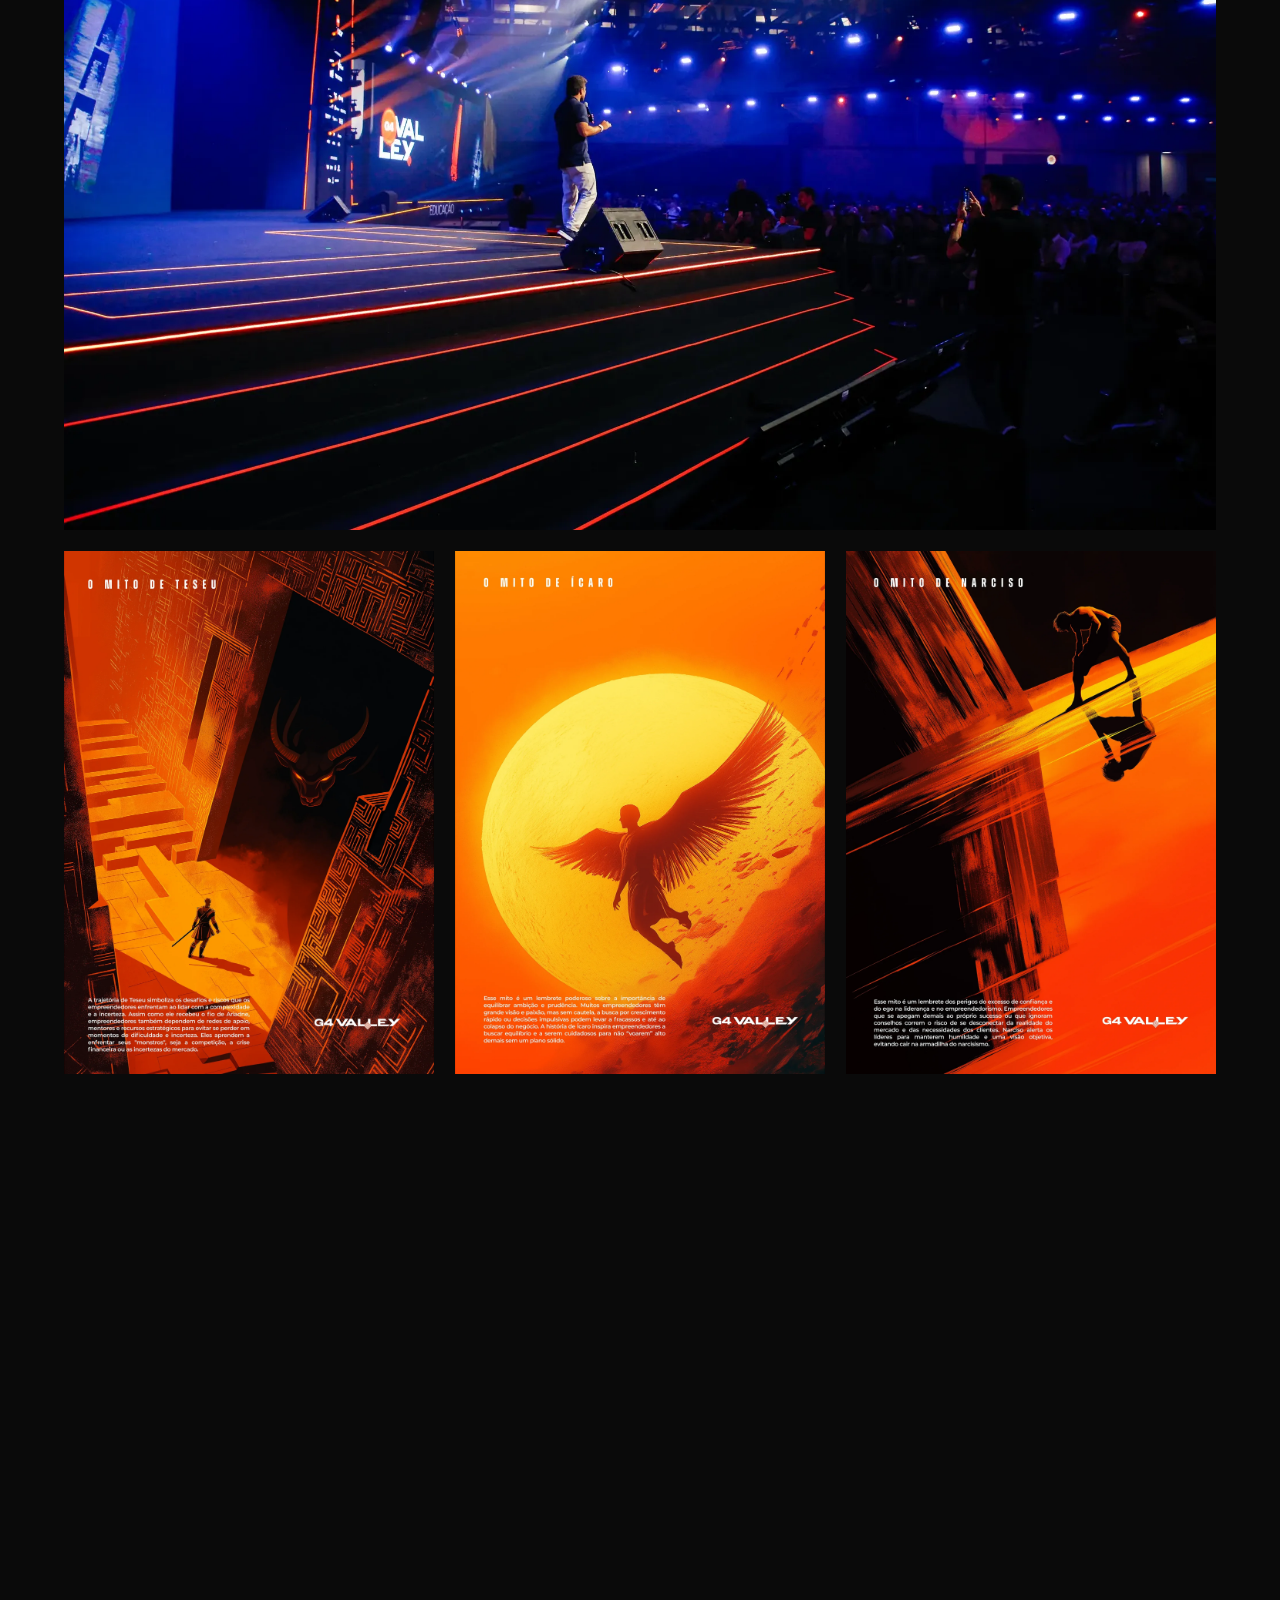
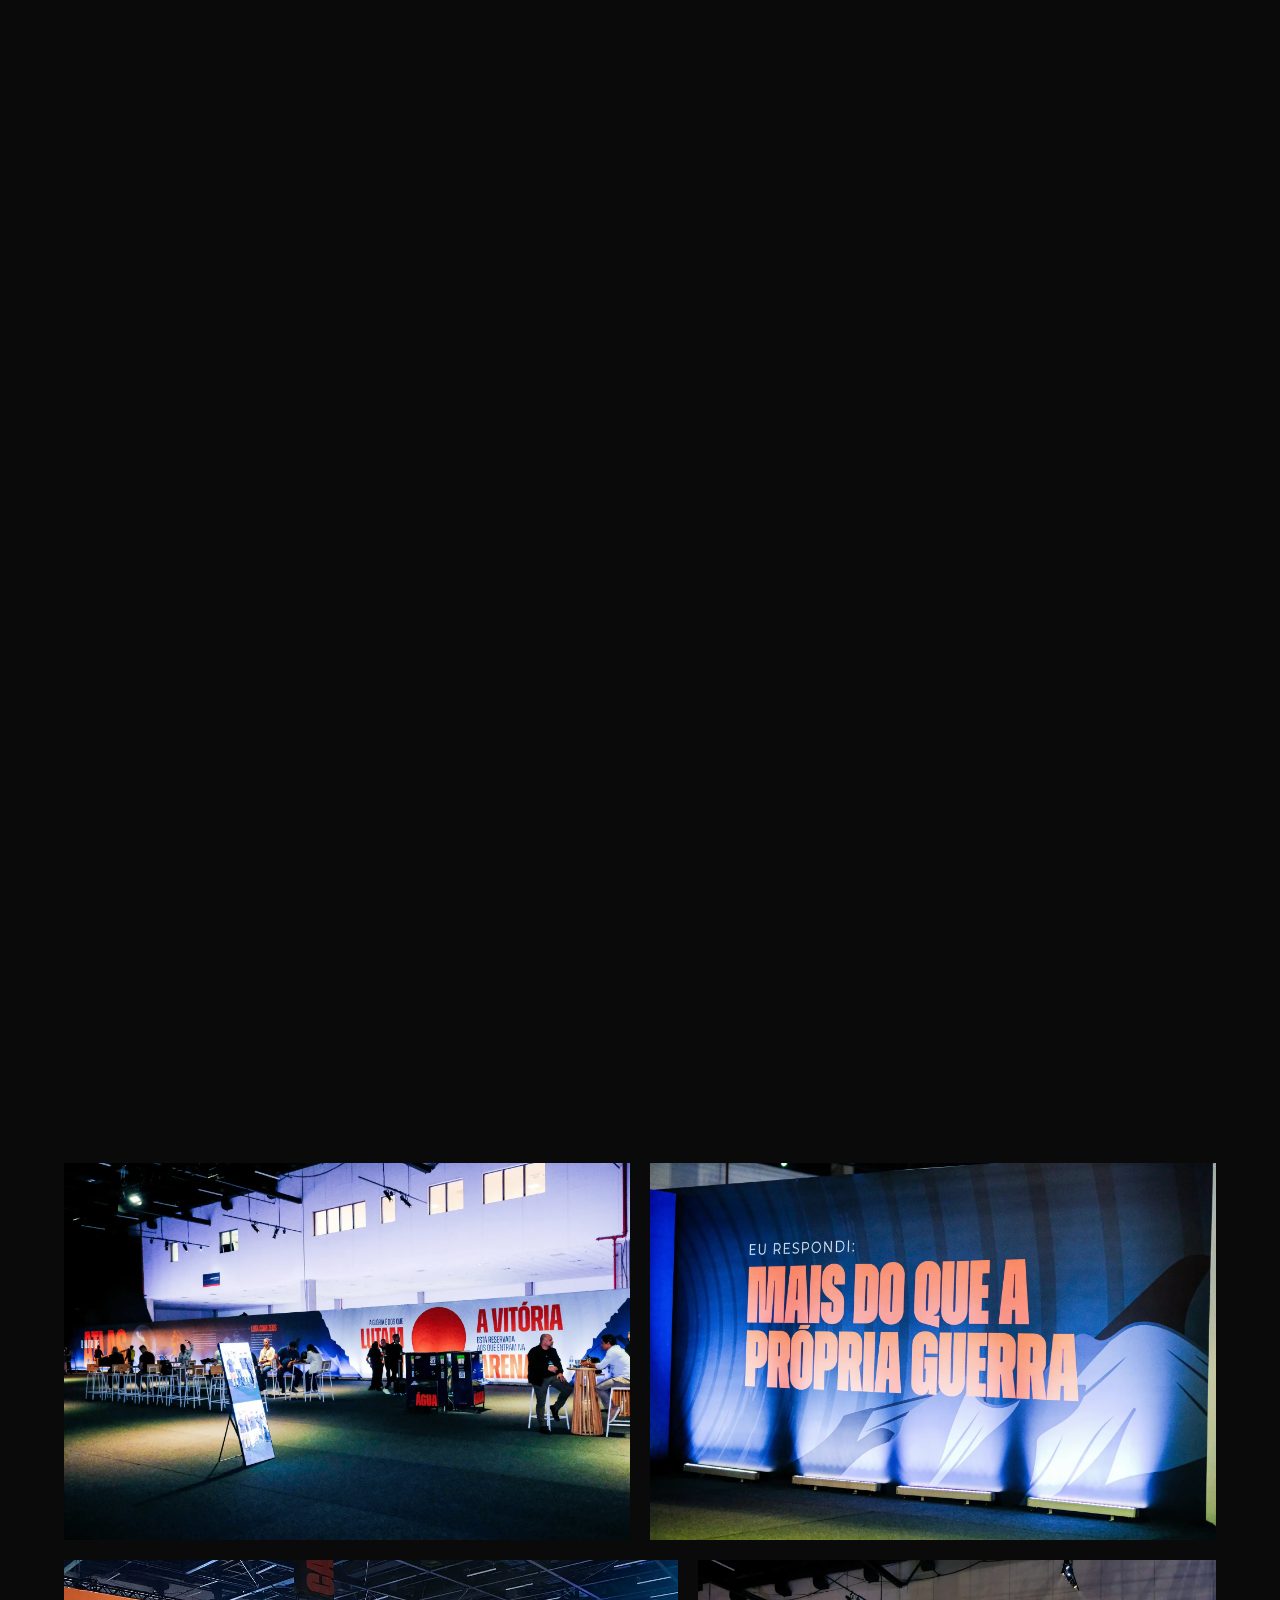
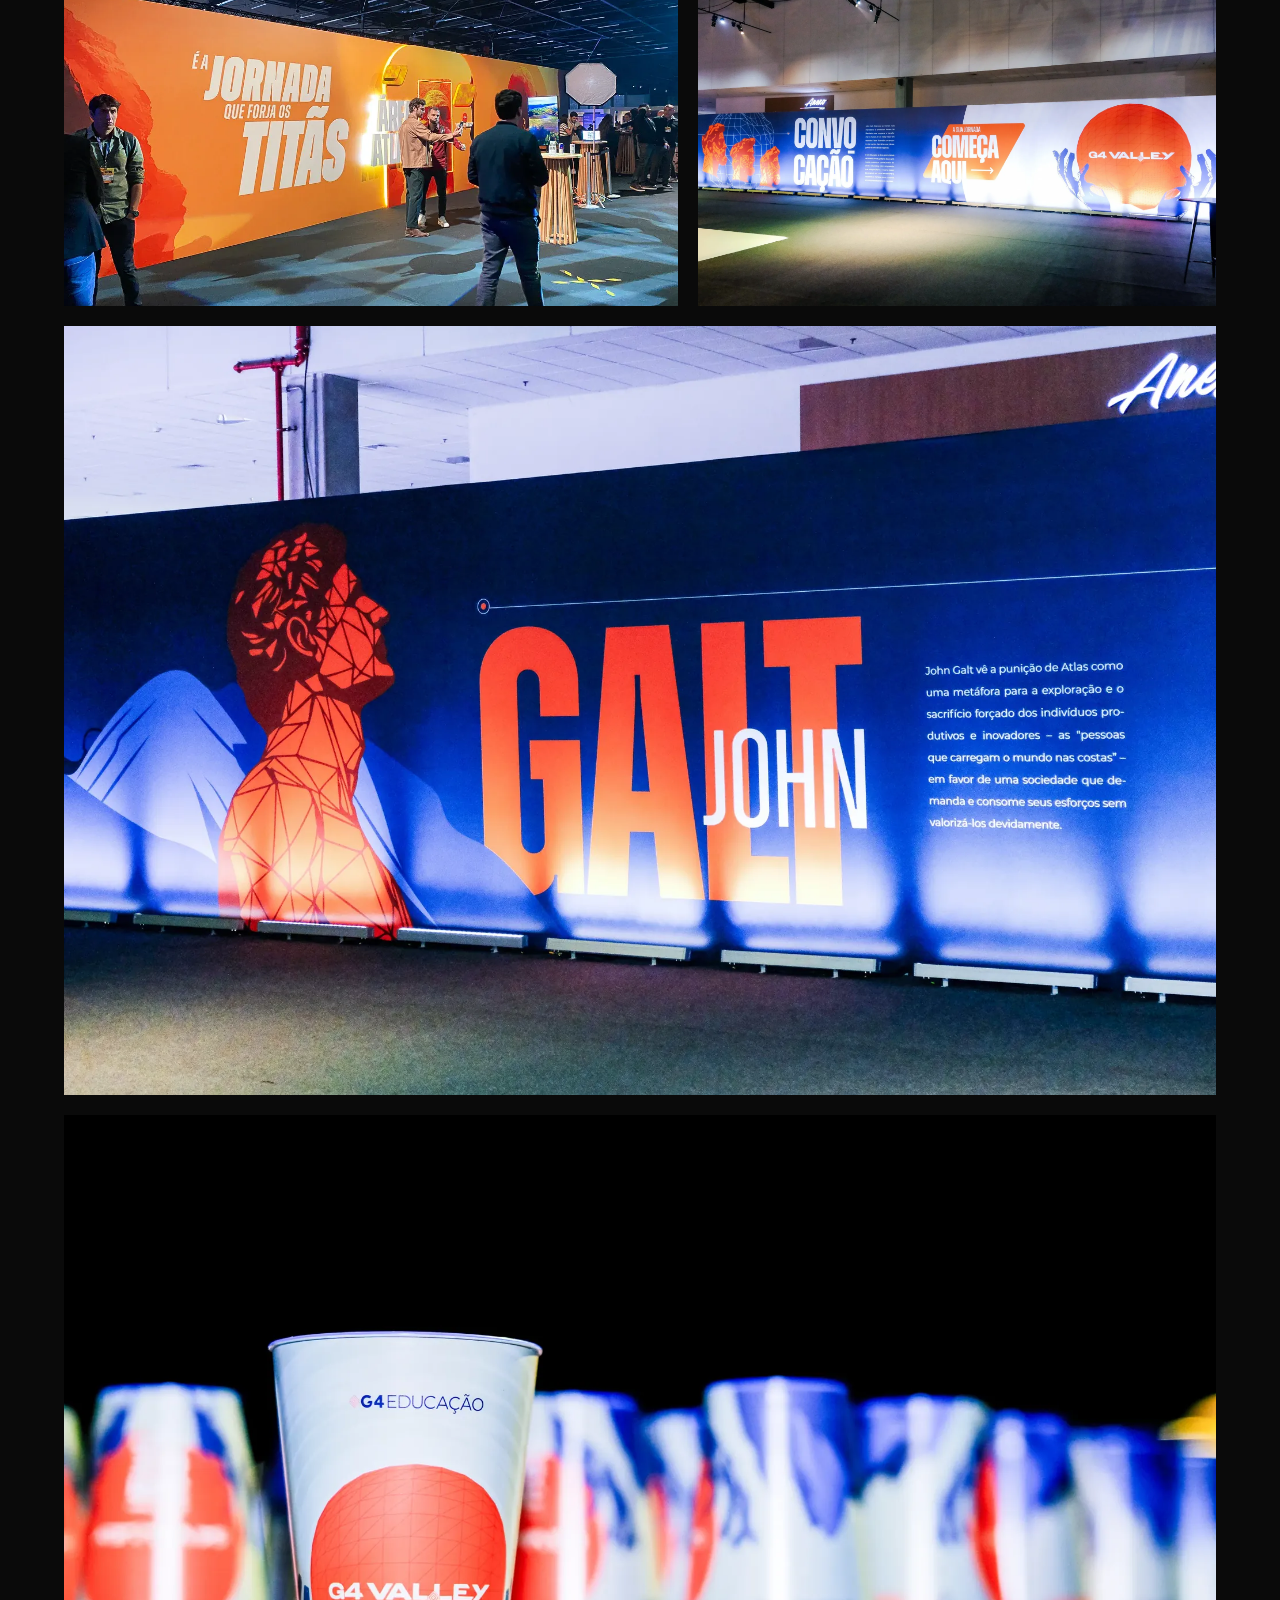
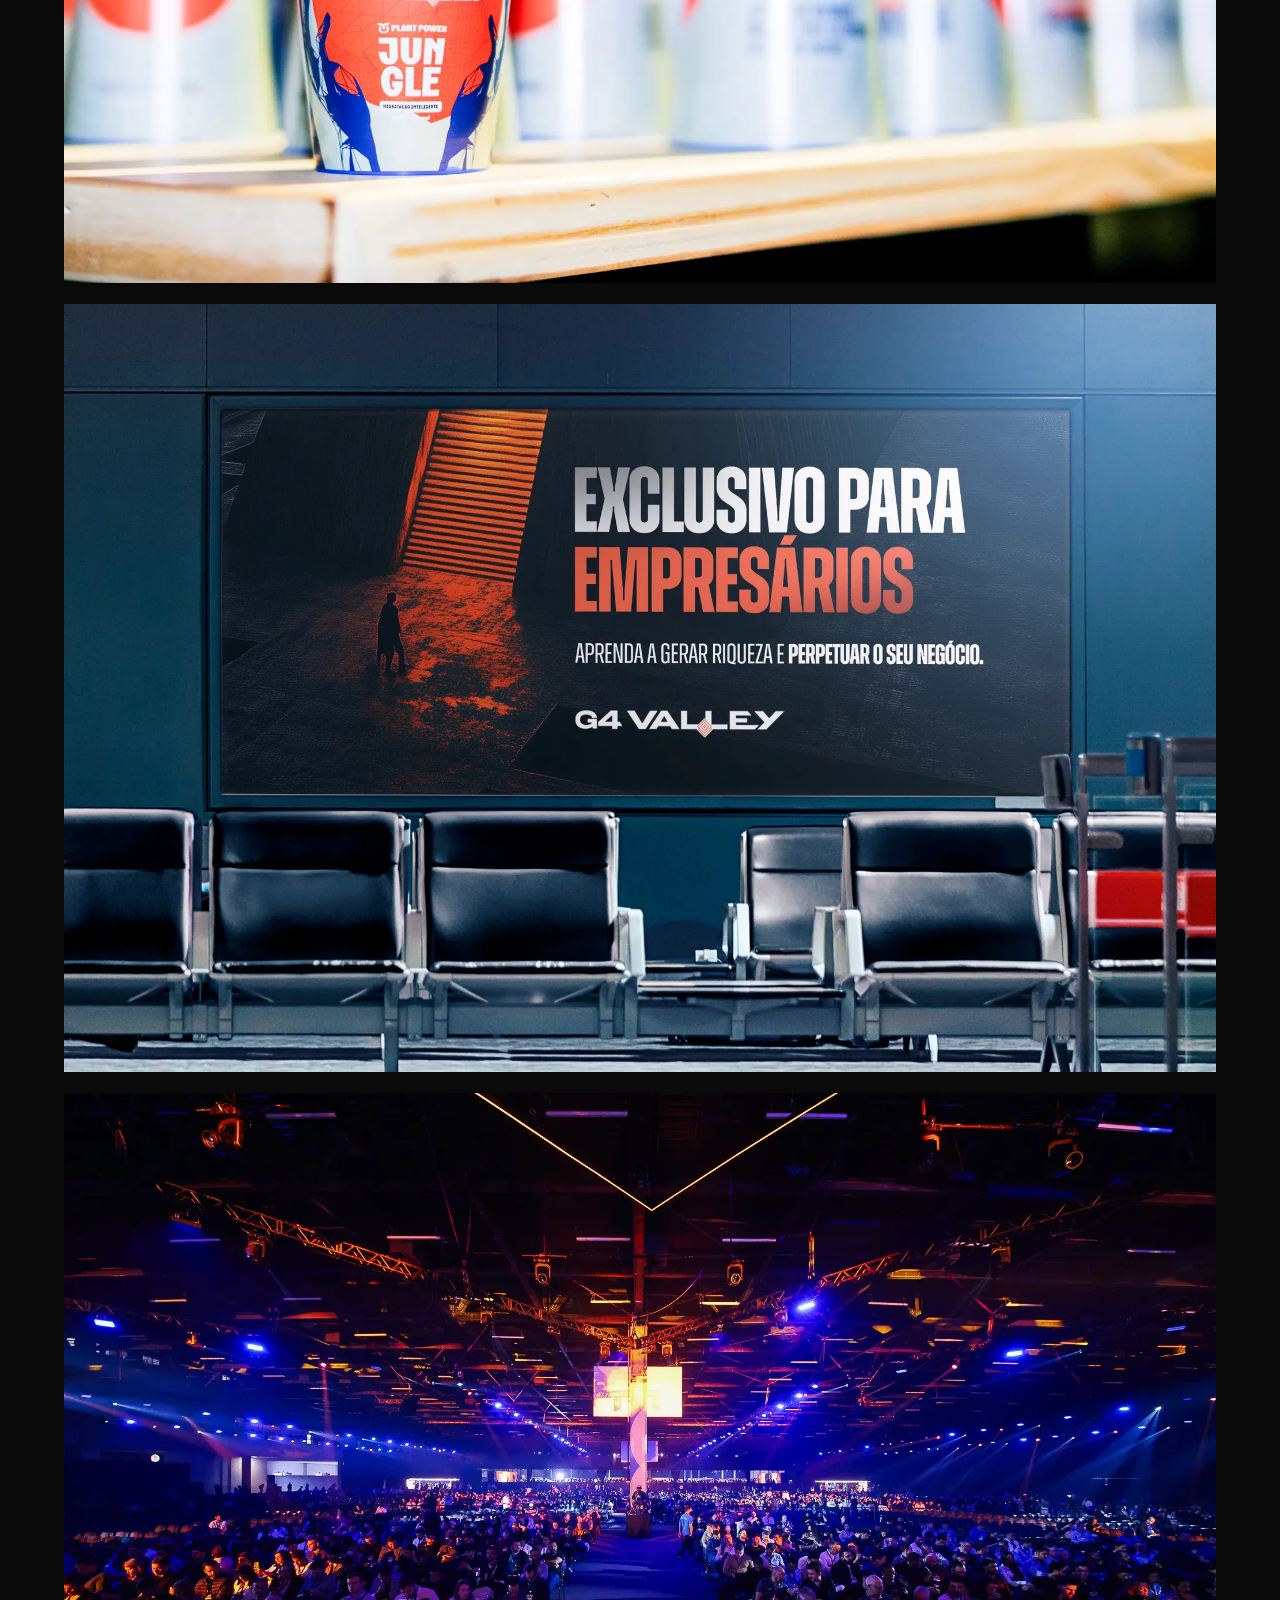
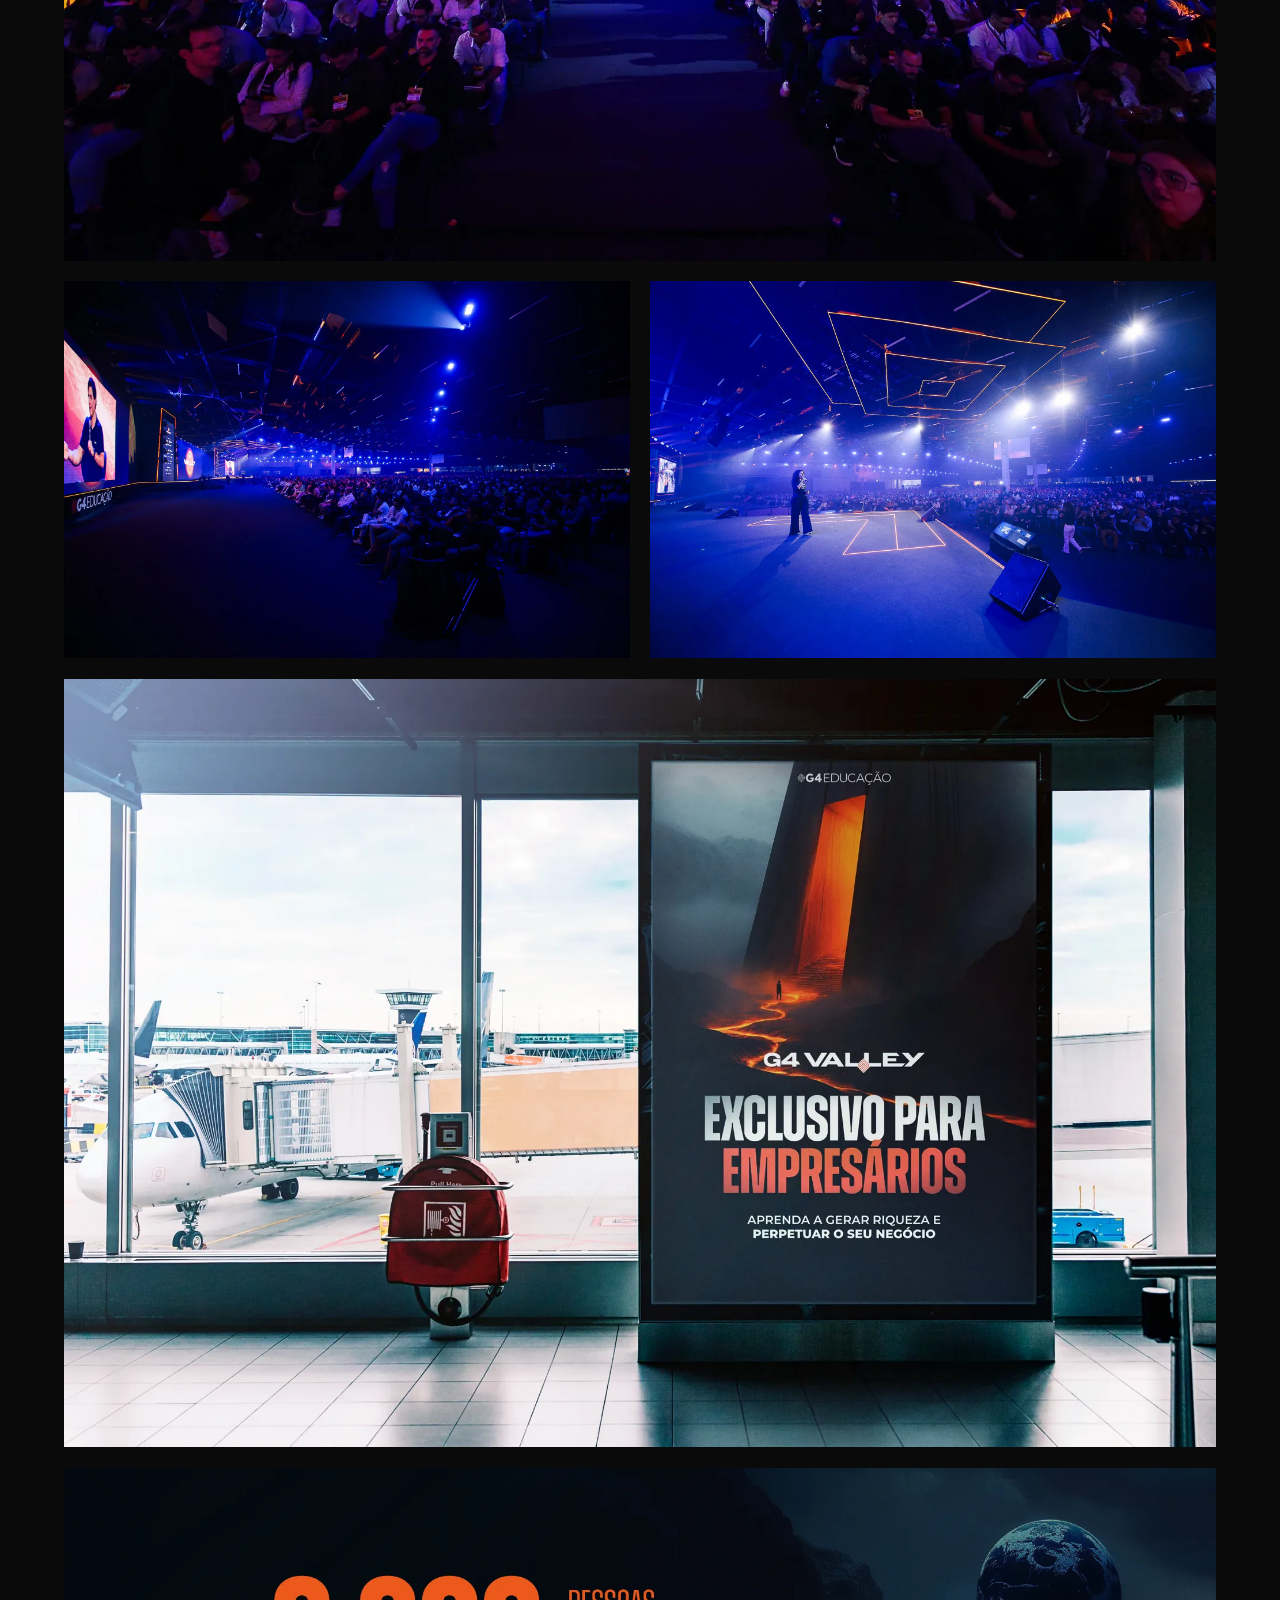
<file: cases/g4-valley/index.html>
<!DOCTYPE html>
<html lang="pt-BR">
<head>
<meta charset="utf-8">
<meta name="viewport" content="width=device-width, initial-scale=1">
<title>G4 Valley — Case BoldBrands</title>
<meta name="description" content="Identidade visual do G4 Valley 2024, o maior evento de negócios do Brasil: mitologia reinterpretada, palco, cenografia, digital e motion.">
<meta property="og:title" content="G4 Valley — Case BoldBrands">
<meta property="og:description" content="Identidade visual do maior evento de negócios do Brasil.">
<meta property="og:image" content="media/05.webp">
<link rel="icon" href="../../logo/icone-azul.png">
<link rel="preload" href="../../fonts/Satoshi-Bold.woff2" as="font" type="font/woff2" crossorigin>
<link rel="stylesheet" href="../../style.css?v=20261109a">
<link rel="stylesheet" href="../../case.css?v=20261109a">
</head>
<body class="case-page">

<div class="cursor" aria-hidden="true"><span></span></div>

<header class="nav">
  <a href="../../" class="logo" aria-label="BoldBrands"><img src="../../logo/logo.png" alt="BoldBrands"></a>
  <nav>
    <a href="../../#servicos">Serviços</a>
    <a href="../../#tese">Tese</a>
    <a href="../../#portfolio">Portfólio</a>
    <a href="../../#socios">Sócios</a>
  </nav>
  <a href="../../#contato" class="pill">Fale com a gente</a>
</header>

<main>

<!-- ===== CAPA DO CASE =====
     TROCAR AQUI: título (h1), frase de apoio (.case-sub), aviso de autoria (.prior-note) e a ficha. -->
<section class="case-hero">
  <p class="eyebrow reveal"><a href="../../#portfolio">Cases</a> &nbsp;/&nbsp; G4 Valley</p>
  <p class="prior reveal"><i></i>Projeto anterior à BoldBrands</p>
  <h1 class="case-title"><span class="line"><span class="split">G4 Valley</span></span></h1>
  <p class="case-sub reveal">Identidade visual do maior evento de negócios do Brasil: mitologia reinterpretada, em escala de palco.</p>
  <p class="prior-note reveal">Este case foi realizado por Eduardo Furin, Bruno Leal e Felipe Bechstedt, hoje sócios da BoldBrands, em equipe e antes da fundação da empresa. Ele faz parte da trajetória dos sócios que nos trouxe até aqui.</p>

  <dl class="facts reveal">
    <div><dt>Cliente</dt><dd>G4 Educação</dd></div>
    <div><dt>Evento</dt><dd>G4 Valley 2024 · 22 a 24 de novembro · São Paulo Expo</dd></div>
    <div><dt>Escopo</dt><dd>Identidade visual, direção de arte, cenografia gráfica, digital e motion</dd></div>
  </dl>
</section>

<!-- ===== VÍDEOS 1 e 2 (Vimeo, em loop e sem controles) ===== -->
<section class="case-media first">
  <figure class="wide reveal">
    <div class="vid" data-vimeo="1045471467" data-title="G4 Valley — abertura">
      <img src="media/v1-poster.webp" alt="G4 Valley: vídeo de abertura da identidade" loading="eager">
    </div>
  </figure>
  <figure class="wide reveal">
    <div class="vid" data-vimeo="1045483725" data-title="G4 Valley — aftermovie">
      <img src="media/v2-poster.webp" alt="G4 Valley: aftermovie do evento" loading="lazy">
    </div>
  </figure>
</section>

<!-- ===== DESAFIO ===== -->
<section class="case-sec">
  <div class="case-grid">
    <p class="eyebrow reveal">O desafio</p>
    <div>
      <h2 class="case-lead words">Dar ao maior evento de negócios do Brasil uma identidade à altura da ideia de reimaginar o futuro.</h2>
      <p class="case-text reveal">O G4 Valley 2024 reuniu, de 22 a 24 de novembro no São Paulo Expo, líderes, empreendedores e visionários em uma imersão inspirada no “Vale de Galt”, de <i>A Revolta de Atlas</i>, de Ayn Rand. A identidade precisava traduzir essa ideia — um lugar à parte, onde se constroem legados — em uma linguagem visual própria, que funcionasse do convite ao palco.</p>
    </div>
  </div>
</section>

<!-- ===== ESCALA DO EVENTO =====
     Números do G4 Valley 2024 (mesmos da última imagem do case). Confirmar com o cliente antes de divulgar. -->
<section class="case-sec tight">
  <div class="stats four">
    <div class="stat reveal"><b>+8.000</b><span>pessoas no evento presencial</span></div>
    <div class="stat reveal"><b>+5.500</b><span>pessoas na transmissão ao vivo</span></div>
    <div class="stat reveal"><b>90%</b><span>de público qualificado presente</span></div>
    <div class="stat reveal"><b>+R$ 55 bi</b><span>de faturamento somado do público</span></div>
  </div>
</section>

<!-- ===== O QUE FOI FEITO ===== -->
<section class="case-sec">
  <div class="case-grid">
    <p class="eyebrow reveal">O que foi feito</p>
    <ol class="scope">
      <li class="reveal"><h3>Conceito</h3><p>Mitologia reinterpretada, cenários monolíticos e ficção científica ancestral: um território visual inspirado em Moebius, Jodorowsky, Kubrick e Villeneuve.</p></li>
      <li class="reveal"><h3>Sistema de marca</h3><p>Marca, paleta em laranja incandescente e azul profundo, tipografia condensada e uma série de pôsteres sobre os mitos de Teseu, Ícaro e Narciso.</p></li>
      <li class="reveal"><h3>Experiência no evento</h3><p>Palco, cenografia gráfica, painéis, sinalização e itens como os copos, para uma experiência coerente ao longo dos três dias.</p></li>
      <li class="reveal"><h3>Digital e motion</h3><p>Página de vendas, peças de ingressos e redes sociais, vinhetas e aftermovie em motion.</p></li>
    </ol>
  </div>
</section>

<!-- ===== GALERIA (ordem do case original) =====
     Para trocar uma imagem, substitua o arquivo em media/ mantendo o mesmo nome. -->
<section class="case-media">
  <p class="eyebrow reveal">A marca em uso</p>

  <figure class="wide reveal"><img src="media/01.webp" alt="Moodboard: mitologia reinterpretada, cenários monolíticos e ficção científica ancestral" width="2560" height="1440" loading="lazy"></figure>

  <div class="rowpair">
    <figure class="reveal" style="--ar:1"><video class="loopvid" src="media/02.mp4" poster="media/02-poster.webp" muted loop playsinline preload="auto" width="864" height="864" aria-label="Animação do monolito G4 Valley"></video></figure>
    <figure class="reveal" style="--ar:1"><video class="loopvid" src="media/03.mp4" poster="media/03-poster.webp" muted loop playsinline preload="auto" width="864" height="864" aria-label="Animação do cenário do G4 Valley"></video></figure>
  </div>

  <figure class="wide reveal"><video class="loopvid" src="media/04.mp4" poster="media/04-poster.webp" muted loop playsinline preload="auto" width="1152" height="648" aria-label="Animações para os telões do evento"></video></figure>

  <figure class="wide reveal"><img src="media/05.webp" alt="Palco principal do G4 Valley com palestrante" width="2560" height="1707" loading="lazy"></figure>

  <div class="triple">
    <figure class="reveal"><img src="media/06.webp" alt="Pôster O mito de Teseu" width="1920" height="2715" loading="lazy"></figure>
    <figure class="reveal"><img src="media/07.webp" alt="Pôster O mito de Ícaro" width="1920" height="2715" loading="lazy"></figure>
    <figure class="reveal"><img src="media/08.webp" alt="Pôster O mito de Narciso" width="1920" height="2716" loading="lazy"></figure>
  </div>

  <figure class="wide reveal"><img src="media/09.webp" alt="Tela de abertura com a marca G4 Valley sobre o monolito" width="1496" height="866" loading="lazy"></figure>
  <figure class="wide reveal"><img src="media/10.webp" alt="Painel com a marca G4 Valley e conversa no palco" width="1920" height="1280" loading="lazy"></figure>
  <figure class="wide reveal"><img src="media/11.webp" alt="Peças digitais para venda de ingressos em celulares" width="1920" height="1080" loading="lazy"></figure>
  <figure class="wide reveal"><img src="media/12.webp" alt="Palestrante no palco diante do painel G4 Valley" width="1920" height="1280" loading="lazy"></figure>

  <!-- VÍDEO 3 (Vimeo, ultrawide) -->
  <figure class="wide reveal">
    <div class="vid ultra" data-vimeo="1045485782" data-title="G4 Valley — abertura do dia 2">
      <img src="media/v3-poster.webp" alt="Abertura do segundo dia do G4 Valley nos painéis de LED" loading="lazy">
    </div>
  </figure>

  <div class="rowpair">
    <figure class="reveal" style="--ar:1.5"><img src="media/13.webp" alt="Área de convivência com cenografia gráfica do G4 Valley" width="2560" height="1707" loading="lazy"></figure>
    <figure class="reveal" style="--ar:1.5"><img src="media/14.webp" alt="Painel com a frase Mais do que a própria guerra" width="2560" height="1707" loading="lazy"></figure>
  </div>
  <div class="rowpair">
    <figure class="reveal" style="--ar:1.7774"><img src="media/15.webp" alt="Painel A jornada que forja os titãs" width="1182" height="665" loading="lazy"></figure>
    <figure class="reveal" style="--ar:1.5"><img src="media/16.webp" alt="Painel de convocação ao longo do corredor do evento" width="2560" height="1707" loading="lazy"></figure>
  </div>

  <figure class="wide reveal"><img src="media/17.webp" alt="Cenografia gráfica com o personagem John Galt" width="2560" height="1707" loading="lazy"></figure>
  <figure class="wide reveal"><img src="media/18.webp" alt="Copos personalizados do G4 Valley" width="2560" height="1707" loading="lazy"></figure>
  <figure class="wide reveal"><img src="media/20.webp" alt="Campanha Exclusivo para empresários em sala de embarque" width="2560" height="1707" loading="lazy"></figure>
  <figure class="wide reveal"><img src="media/21.webp" alt="Plateia do G4 Valley sob a iluminação do palco" width="1920" height="1280" loading="lazy"></figure>

  <div class="rowpair">
    <figure class="reveal" style="--ar:1.5"><img src="media/22.webp" alt="Plenária do evento com telão lateral" width="1920" height="1280" loading="lazy"></figure>
    <figure class="reveal" style="--ar:1.5"><img src="media/23.webp" alt="Palco central iluminado com a marca desenhada no piso" width="1920" height="1280" loading="lazy"></figure>
  </div>

  <figure class="wide reveal"><img src="media/24.webp" alt="Cartaz Exclusivo para empresários em aeroporto" width="2560" height="1707" loading="lazy"></figure>
  <figure class="wide reveal"><img src="media/25.webp" alt="Números do G4 Valley 2024" width="1920" height="1080" loading="lazy"></figure>
</section>

<!-- ===== RESULTADO ===== -->
<section class="case-sec result">
  <p class="eyebrow reveal">O resultado</p>
  <h2 class="case-lead words">Uma identidade que sustentou a experiência do convite ao palco, para mais de 13 mil pessoas, presenciais e online.</h2>
</section>

</main>

<footer id="contato" class="case-foot">
  <p class="eyebrow">Próximo passo</p>
  <h2 class="huge words">Sua marca é o próximo case?</h2>
  <div class="foot-cta">
    <a class="contact-card foot" href="https://wa.me/5511999960092?text=Ol%C3%A1%2C%20Bruno!%20Vim%20pelo%20site%20da%20BoldBrands." target="_blank" rel="noopener" aria-label="Vamos conversar? Fale com Bruno Leal no WhatsApp"><img src="../../img/contato-bruno.webp?v=6" alt="" width="200" height="200"><span class="cc-txt"><small class="cc-desk">Vamos conversar?</small><b>Bruno Leal</b><em>Diretor de Criação / Sucesso do Cliente</em></span><i>↗</i></a>
    <a class="pill big ghost" href="../../#portfolio">Ver todos os cases</a>
  </div>
  <div class="foot-row"><span>© 2026 BoldBrands</span><span>Be great. Be bold.</span></div>
</footer>

<script src="../../main.js?v=20261109a"></script>
</body>
</html>
</file>
<file: style.css>
@font-face{font-family:Satoshi;font-weight:300;src:url(fonts/Satoshi-Light.woff2) format('woff2');font-display:swap}
@font-face{font-family:Satoshi;font-weight:400;src:url(fonts/Satoshi-Regular.woff2) format('woff2');font-display:swap}
@font-face{font-family:Satoshi;font-weight:500;src:url(fonts/Satoshi-Medium.woff2) format('woff2');font-display:swap}
@font-face{font-family:Satoshi;font-weight:700;src:url(fonts/Satoshi-Bold.woff2) format('woff2');font-display:swap}
@font-face{font-family:Satoshi;font-weight:900;src:url(fonts/Satoshi-Black.woff2) format('woff2');font-display:swap}

:root{
  --bg:#0a0a0a; --bg2:#111; --line:#232323;
  --g2:#6b6b6b; --g3:#a8a8a8; --g4:#e8e8e8;
  --blue:#1569F5; --blue2:#5b9bff;
  --pad:clamp(20px,5vw,72px);
  --ease:cubic-bezier(.16,1,.3,1);
}
*{box-sizing:border-box;margin:0;padding:0}
html{scroll-behavior:smooth}
body{background:var(--bg);color:var(--g4);font-family:Satoshi,system-ui,sans-serif;font-weight:400;line-height:1.5;-webkit-font-smoothing:antialiased;overflow-x:hidden}
a{color:inherit;text-decoration:none}
ul,ol{list-style:none}
img{display:block;max-width:100%}
section{padding:clamp(110px,17vw,250px) var(--pad);position:relative}

.eyebrow{font-size:12px;font-weight:500;letter-spacing:.16em;text-transform:uppercase;color:var(--g2);margin-bottom:28px}
.blue{color:var(--blue)}
.mid{font-size:clamp(30px,3.9vw,58px);line-height:1.1;letter-spacing:-.03em;font-weight:500}
.huge{font-size:clamp(40px,8vw,132px);line-height:1;letter-spacing:-.04em;font-weight:500}

/* cursor */
.cursor{position:fixed;left:0;top:0;z-index:100;pointer-events:none;mix-blend-mode:difference}
.cursor span{display:block;width:12px;height:12px;border-radius:50%;background:#fff;transform:translate(-50%,-50%);transition:width .3s var(--ease),height .3s var(--ease)}
.cursor.big span{width:64px;height:64px}
@media (hover:none){.cursor{display:none}}

/* nav */
.nav{position:fixed;top:0;left:0;right:0;z-index:50;display:flex;align-items:center;justify-content:space-between;padding:20px var(--pad);transition:background .4s,backdrop-filter .4s}
.nav.scrolled{background:rgba(10,10,10,.72);backdrop-filter:blur(14px)}
.logo img{height:clamp(22px,2.2vw,30px);width:auto}
.nav nav{display:flex;gap:38px;font-size:14px;font-weight:500;color:var(--g3)}
.nav nav a{transition:color .3s}
.nav nav a:hover{color:#fff}
.pill{display:inline-block;border:1px solid #333;border-radius:100px;padding:10px 20px;font-size:14px;font-weight:500;transition:all .4s var(--ease)}
.pill:hover{background:var(--blue);border-color:var(--blue);color:#fff}
.pill.big{font-size:clamp(16px,2vw,24px);padding:20px 38px;margin-top:48px;border-color:#444}
@media(max-width:760px){.nav nav{display:none}}

/* hero */
.hero{min-height:100vh;display:flex;flex-direction:column;justify-content:flex-end;padding-top:140px;padding-bottom:48px;overflow:hidden}
.hero-glow{position:absolute;right:-15%;top:-10%;width:70vw;height:70vw;background:radial-gradient(closest-side,rgba(21,105,245,.45),rgba(21,105,245,0) 70%);filter:blur(30px);animation:drift 14s ease-in-out infinite alternate}
@keyframes drift{to{transform:translate(-8%,10%) scale(1.1)}}
.hero-title{font-size:clamp(40px,7.4vw,124px);line-height:.98;letter-spacing:-.045em;font-weight:500;position:relative}
.line{display:block;overflow:hidden;padding-bottom:.12em}
.split{display:inline-block;transform:translateY(105%);animation:up 1.4s var(--ease) forwards;animation-play-state:paused}
body.loaded .split{animation-play-state:running}
.line:nth-child(2) .split{animation-delay:.15s}
@keyframes up{to{transform:none}}
.hero-foot{display:flex;justify-content:space-between;align-items:flex-end;gap:40px;margin-top:clamp(56px,7vw,110px);position:relative}
.lead{max-width:460px;font-size:clamp(13px,1vw,15px);color:var(--g3)}
.scroll{font-size:12px;font-weight:500;letter-spacing:.16em;text-transform:uppercase;color:var(--g2);display:flex;align-items:center;gap:14px;white-space:nowrap}
.scroll i{width:1px;height:48px;background:linear-gradient(var(--g2),transparent);animation:pulse 2s infinite}
@keyframes pulse{50%{transform:scaleY(.4);transform-origin:top}}
@media(max-width:760px){.hero-foot{flex-direction:column;align-items:flex-start}.scroll{display:none}}

/* reveal */
.reveal{opacity:0;transform:translateY(38px);transition:opacity 1s var(--ease),transform 1.1s var(--ease);transition-delay:var(--d,0s)}
.reveal.in{opacity:1;transform:none}
.words .w{display:inline-block;overflow:hidden;vertical-align:top;padding-bottom:.14em;margin-bottom:-.14em}
.words .w>span{display:inline-block;will-change:transform,opacity}

/* thesis — big, near full-screen, tonal variation */
.thesis{border-top:1px solid var(--line);padding-left:calc(var(--pad)*.6);padding-right:calc(var(--pad)*.6);text-align:center}
.thesis .eyebrow{margin-bottom:clamp(40px,6vw,90px)}
.thesis-text{font-size:clamp(26px,4.1vw,70px);line-height:1.12;letter-spacing:-.035em;font-weight:500;max-width:1700px;margin:0 auto}
.thesis-text>span{display:inline}
.thesis-text .t1{color:#f2f2f2}
.thesis-text .t2{color:#7a7a7a}
.thesis-text .t3{color:#494949}

/* services — light panel, like the reference */
.services{background:#cfcfd0;color:#111;min-height:100vh;display:flex;align-items:center;padding-top:clamp(110px,12vw,170px);padding-bottom:clamp(110px,12vw,170px);overflow:hidden}
.corner{position:absolute;font-size:clamp(11px,.95vw,14px);font-weight:500;line-height:1.35;color:#111;z-index:3}
.corner.tl{left:var(--pad);top:36px;display:flex;flex-direction:column;gap:10px}
.corner.tl img{width:26px}
.corner.tl em{font-style:normal}
.corner.tr{right:var(--pad);top:36px;text-align:right;color:#777;font-weight:400}
.corner.bl{left:var(--pad);bottom:34px;font-size:clamp(18px,1.9vw,28px);font-weight:500;letter-spacing:-.02em}
.corner.bl b{font-weight:500}
.corner.br{right:var(--pad);bottom:34px;text-align:right}
.svc-list{position:relative;z-index:1;width:100%}
.svc{display:block;cursor:pointer;line-height:1}
.svc h3{white-space:nowrap;font-size:clamp(34px,5.4vw,100px);letter-spacing:-.045em;font-weight:500;line-height:.98;color:#111;transition:color .5s var(--ease)}
.svc h3 span{display:inline-block}
.svc.r1{padding-left:30%}
.svc.r2{padding-left:3%}
.svc.r3{padding-left:24%}
.svc.r4{padding-left:42%}
.svc h3 span+span{margin-left:.18em}
.svc-list:hover .svc:not(:hover) h3{color:#a3a3a4}
.svc-box{position:absolute;left:50%;top:50%;z-index:2;width:clamp(230px,20vw,320px);aspect-ratio:1;transform:translate(-50%,-50%) scale(.9);pointer-events:none;opacity:0;
  background:linear-gradient(155deg,#6ea6ff 0%,#1569F5 45%,#0a2f8f 100%);box-shadow:0 40px 90px -30px rgba(21,105,245,.7);transition:opacity .45s var(--ease),transform .7s var(--ease)}
.services.on .svc-box{pointer-events:auto;opacity:1;transform:translate(-50%,-50%) scale(1)}
.pane{position:absolute;inset:0;padding:clamp(16px,1.5vw,24px);display:flex;flex-direction:column;justify-content:space-between;color:#fff;font-size:clamp(12px,1vw,14px);line-height:1.4;font-weight:500;opacity:0;transform:translateY(12px);transition:opacity .35s,transform .5s var(--ease)}
.pane.on{opacity:1;transform:none}
.pane img{width:34px}
.pane a{align-self:flex-start;border-bottom:1px solid #fff;font-weight:700}
@media(max-width:760px){
  .svc.r1,.svc.r2,.svc.r3,.svc.r4{padding-left:0}
  .svc h3{white-space:normal}.svc h3 span{display:block;margin:0!important}
  .svc{margin-bottom:22px}
  .corner.tr,.corner.br{display:none}
}

/* breath / lockup */
.breath{background:#0d0d0f;display:flex;justify-content:center;overflow:hidden;padding-top:clamp(140px,19vw,280px);padding-bottom:clamp(140px,19vw,280px)}
.glow{position:absolute;border-radius:50%;filter:blur(80px);pointer-events:none;will-change:transform}
.g1{width:52vw;height:52vw;left:-12%;top:-30%;background:radial-gradient(closest-side,rgba(21,105,245,.85),transparent 70%);animation:gA 15s ease-in-out infinite alternate}
.g2{width:44vw;height:44vw;right:-8%;bottom:-38%;background:radial-gradient(closest-side,rgba(74,139,255,.7),transparent 70%);animation:gB 19s ease-in-out infinite alternate}
.g3{width:30vw;height:30vw;left:38%;top:20%;background:radial-gradient(closest-side,rgba(40,60,255,.5),transparent 70%);animation:gC 23s ease-in-out infinite alternate}
@keyframes gA{to{transform:translate(38vw,22vw) scale(1.25)}}
@keyframes gB{to{transform:translate(-34vw,-18vw) scale(1.2)}}
@keyframes gC{50%{transform:translate(-14vw,20vw) scale(1.4)}to{transform:translate(16vw,-6vw) scale(.9)}}
.lockup{position:relative;z-index:1;font-size:clamp(40px,8vw,140px);font-weight:500;letter-spacing:-.04em;line-height:1.02;color:#f7f7f7}
.l1,.l2{display:flex;align-items:center;white-space:nowrap}
.lockup .a{display:inline-block;overflow:hidden;padding:.06em .04em .16em;margin:-.06em -.04em -.16em}
.lockup .a>span{display:inline-block;transform:translateY(115%);transition:transform 1.3s var(--ease)}
.lockup.in .a>span{transform:none}
.l2 .a>span{transition-delay:1.15s}
.l2 .ghost{visibility:hidden}
.l2 .a{margin-left:.16em}
.mark{position:relative;display:block;height:.62em;aspect-ratio:832/479;margin-left:.16em}
.mark .m{position:absolute;inset:0;width:100%;height:100%;opacity:0;transform:translateY(40%);transition:opacity .9s var(--ease),transform 1.1s var(--ease)}
.m1{clip-path:inset(0 88.4% 0 0)}.m2{clip-path:inset(0 54.6% 0 14.8%)}.m3{clip-path:inset(0 0 0 47.7%)}
.lockup.in .m{opacity:1;transform:none}
.lockup.in .m1{transition-delay:.55s}.lockup.in .m2{transition-delay:.75s}.lockup.in .m3{transition-delay:.95s}

/* portfolio — thumbnails 16:9, preto e branco; colorem no hover */
.sec-head{margin-bottom:clamp(50px,7vw,100px)}
.sec-sub{margin-top:clamp(16px,2vw,28px);max-width:46ch;font-size:clamp(14px,1.2vw,17px);color:var(--g2);line-height:1.55}
.tgrid{display:grid;grid-template-columns:repeat(2,minmax(0,1fr));gap:clamp(30px,3.6vw,60px) clamp(14px,1.8vw,28px)}
.tcard{display:block;color:inherit;cursor:pointer}
.tmedia{position:relative;aspect-ratio:16/9;overflow:hidden;background:#000}
.tmedia img,.tmedia video{display:block;width:100%;height:100%;object-fit:cover;filter:grayscale(1) contrast(1.05) brightness(.82);transform:scale(1.02);transition:filter .9s var(--ease),transform 1.5s var(--ease)}
.tcard:hover .tmedia img,.tcard:hover .tmedia video,.tcard:focus-visible .tmedia img,.tcard:focus-visible .tmedia video{filter:none;transform:scale(1.06)}
.tcard:focus-visible{outline:2px solid var(--blue2);outline-offset:6px}
.tmeta{display:flex;align-items:baseline;gap:clamp(10px,1.2vw,18px);margin-top:16px}
.tmeta .tn{font-size:12px;font-weight:500;letter-spacing:.14em;color:var(--g2)}
.tmeta h5{font-size:clamp(20px,1.9vw,30px);font-weight:500;letter-spacing:-.03em;line-height:1.1;transition:color .4s}
.tmeta em{margin-left:auto;font-style:normal;font-size:13px;color:var(--g2);text-align:right}
.tmeta i{font-style:normal;color:var(--g2);transition:transform .5s var(--ease),color .4s}
.tcard:hover .tmeta h5{color:#fff}
.tcard:hover .tmeta i{color:var(--blue2);transform:translate(3px,-3px)}
.tmore{display:flex;align-items:center;justify-content:center;gap:16px;aspect-ratio:16/9;border:1px solid var(--line);font-size:clamp(20px,2.2vw,36px);font-weight:500;letter-spacing:-.03em;transition:background .6s var(--ease),border-color .6s,color .4s}
.tmore i{font-style:normal;transition:transform .6s var(--ease)}
.tcard.more:hover .tmore{background:var(--blue);border-color:var(--blue);color:#fff}
.tcard.more:hover .tmore i{transform:translate(6px,-6px)}
.tcard.more .tmeta{visibility:hidden}
@media(max-width:760px){.tgrid{grid-template-columns:1fr}.tmeta em{display:none}.tcard.more .tmeta{display:none}}
@media(hover:none){.tmedia img,.tmedia video{filter:none}}

/* team */
.team{border-top:1px solid var(--line)}
.team-head{background:#111;border-radius:22px;padding:clamp(28px,4vw,64px);margin-bottom:clamp(14px,1.6vw,24px);position:relative}
.chip{display:inline-block;border:1px solid #333;border-radius:100px;padding:5px 14px;font-size:11px;font-weight:500;letter-spacing:.12em;text-transform:uppercase;color:var(--g3);margin-bottom:clamp(50px,8vw,130px)}
.team-lead{font-size:clamp(22px,2.9vw,46px);line-height:1.15;letter-spacing:-.03em;font-weight:500;max-width:26em}
.team-lead .d{color:#f2f2f2}
.team-lead .l{color:#6e6e6e}
.cards{display:grid;grid-template-columns:repeat(3,1fr);gap:clamp(14px,1.6vw,24px)}
.member figure{position:relative;border-radius:22px;overflow:hidden;aspect-ratio:3/4;background:#111}
.member img{width:100%;height:100%;object-fit:cover;transition:transform 1.6s var(--ease)}
.member:hover img{transform:scale(1.05)}
.member figcaption{position:absolute;left:14px;right:14px;bottom:14px;display:flex;justify-content:space-between;align-items:center;background:rgba(10,10,10,.82);backdrop-filter:blur(10px);border-radius:14px;padding:12px 12px 12px 18px}
.member figcaption span{display:flex;flex-direction:column;line-height:1.2}
.member figcaption b{font-weight:500;font-size:16px}
.member figcaption small{font-size:11px;color:var(--g2);margin-top:2px}
.member figcaption i{font-style:normal;font-weight:700;font-size:12px;width:32px;height:32px;border-radius:50%;background:var(--blue);display:grid;place-items:center;transition:transform .5s var(--ease)}
.member:hover figcaption i{transform:rotate(-45deg) scale(1.08)}
.bio{margin-top:18px;padding:0 6px;font-size:15px;color:var(--g3);line-height:1.5;max-width:40ch}
@media(max-width:800px){.cards{grid-template-columns:1fr;gap:40px}}

/* footer */
footer{padding:clamp(90px,14vw,190px) var(--pad) 32px;border-top:1px solid var(--line);position:relative;overflow:hidden;background:radial-gradient(60% 80% at 50% 120%,rgba(21,105,245,.35),transparent 70%)}
footer .huge{max-width:12ch}
.foot-row{display:flex;justify-content:space-between;margin-top:clamp(70px,10vw,150px);font-size:12px;font-weight:500;letter-spacing:.12em;text-transform:uppercase;color:var(--g2)}

@media(prefers-reduced-motion:reduce){*{animation:none!important;transition:none!important}.reveal,.words .w>span,.split{opacity:1;transform:none}}

/* intro */
body.lock{overflow:hidden}
.intro{position:fixed;inset:0;z-index:200;background:#0a0a0a;display:grid;place-items:center;transition:transform 1.2s cubic-bezier(.76,0,.24,1)}
.intro.out{transform:translateY(-100%)}
.intro>*{grid-area:1/1}
.intro-logo{position:relative;width:clamp(170px,17vw,260px);aspect-ratio:1987/229;transition:opacity .7s var(--ease),transform .9s var(--ease),filter .7s}
.intro.p2 .intro-logo{opacity:0;transform:scale(.94);filter:blur(6px)}
.intro-logo .c{position:absolute;inset:0;width:100%;height:100%;opacity:0;transform:translateY(45%);animation:cIn 1s var(--ease) forwards}
.intro-logo .c1{clip-path:inset(0 97.8% 0 0);animation-delay:.25s}
.intro-logo .c2{clip-path:inset(0 91.3% 0 2.8%);animation-delay:.5s}
.intro-logo .c3{clip-path:inset(0 80.9% 0 9.1%);animation-delay:.75s}
.intro-logo .ct{clip-path:inset(0 0 0 23%);animation-delay:1.25s;transform:translateX(-14px)}
@keyframes cIn{to{opacity:1;transform:none}}
.intro-tag{font-size:clamp(28px,4.4vw,68px);font-weight:500;letter-spacing:-.035em;color:#f2f2f2;overflow:hidden;padding-bottom:.14em}
.intro-tag span{display:inline-block;opacity:0;transform:translateY(110%);transition:opacity .9s var(--ease),transform 1.1s var(--ease)}
.intro-tag span+span{transition-delay:.18s;margin-left:.2em}
.intro.p2 .intro-tag span{opacity:1;transform:none}
.intro.p2 .intro-tag{transition-delay:0s}

/* cartão de contato (topo direito) */
.contact-card{display:flex;align-items:center;gap:12px;padding:6px 16px 6px 6px;border:1px solid #333;border-radius:100px;background:rgba(14,14,14,.6);backdrop-filter:blur(12px);transition:background .5s var(--ease),border-color .5s}
.contact-card img{width:44px;height:44px;border-radius:50%;object-fit:cover;flex:none}
.cc-txt{display:flex;flex-direction:column;line-height:1.2}
.cc-txt small{font-size:11px;color:var(--g3)}
.cc-txt b{font-size:14px;font-weight:700}
.cc-txt em{font-style:normal;font-size:10px;color:var(--g2);transition:color .4s}
.contact-card i{font-style:normal;transition:transform .5s var(--ease)}
.contact-card:hover{background:var(--blue);border-color:var(--blue)}
.contact-card:hover em,.contact-card:hover small{color:#fff}
.contact-card:hover i{transform:translate(3px,-3px)}
@media(max-width:1000px){.cc-txt em{display:none}}
@media(max-width:520px){.cc-txt small,.contact-card i{display:none}.contact-card{padding-right:14px}}

/* hero: lista "O que fazemos" */
.hero-do{min-width:min(100%,320px)}
.hd-label{font-size:12px;font-weight:500;letter-spacing:.16em;text-transform:uppercase;color:var(--g2);margin-bottom:14px}
.hero-do li{border-top:1px solid var(--line)}
.hero-do li:last-child{border-bottom:1px solid var(--line)}
.hero-do a{display:flex;gap:18px;align-items:baseline;padding:12px 0;font-size:clamp(16px,1.5vw,22px);font-weight:500;letter-spacing:-.02em;color:var(--g3);transition:color .4s,padding .5s var(--ease)}
.hero-do a i{font-style:normal;font-size:12px;color:var(--g2);letter-spacing:.1em;width:2.2em}
.hero-do a:hover{color:#fff;padding-left:10px}
.hero-do a:hover i{color:var(--blue2)}

/* legenda de seção */
.legend{display:flex;gap:clamp(40px,12vw,200px);font-size:14px;font-weight:500;padding-top:18px;margin-bottom:clamp(40px,6vw,90px);border-top:1px solid var(--line)}
.legend span:first-child{min-width:5em}
.ulink{display:inline-flex;gap:8px;align-items:center;font-weight:500;border-bottom:1px solid currentColor;padding-bottom:3px;transition:color .4s}
.ulink i{font-style:normal;transition:transform .5s var(--ease)}
.ulink:hover{color:var(--blue2)}.ulink:hover i{transform:translate(3px,-3px)}

/* metodologia */
.method{padding-top:clamp(70px,9vw,130px)}
.m-head{display:grid;grid-template-columns:minmax(0,7fr) minmax(0,4fr);gap:clamp(30px,6vw,100px);align-items:end;margin-bottom:clamp(60px,9vw,140px)}
.m-title .d{color:#f2f2f2}.m-title .l{color:#6e6e6e}
.m-side p{color:var(--g3);font-size:clamp(14px,1.2vw,17px);line-height:1.55;margin-bottom:22px}
.step{position:relative;display:grid;grid-template-columns:minmax(0,3fr) minmax(0,3fr) minmax(0,5fr);gap:clamp(20px,3vw,56px);padding:clamp(28px,4vw,56px) 0;border-top:1px solid var(--line)}
.step::before,.step::after{content:"+";position:absolute;top:-.62em;font-size:14px;color:var(--g2);line-height:1}
.step::before{left:0}.step::after{right:0}
.sn{font-size:clamp(64px,10vw,170px);line-height:.9;letter-spacing:-.06em;font-weight:500;color:#f2f2f2}
.sph{aspect-ratio:4/5;overflow:hidden;background:#111;align-self:start}
.sph img,.sph video{display:block;width:100%;height:100%;object-fit:cover;filter:grayscale(1) contrast(1.05) brightness(.8);transition:transform 1.6s var(--ease)}
.step:hover .sph img,.step:hover .sph video{transform:scale(1.05)}
.stag{font-size:13px;color:var(--g2);margin-bottom:10px}.stag b{color:var(--blue2);font-weight:500}
.sbody h3{font-size:clamp(26px,3.2vw,52px);letter-spacing:-.04em;font-weight:500;line-height:1.05;margin-bottom:clamp(18px,2vw,30px)}
.stxt{color:var(--g3);font-size:clamp(14px,1.15vw,17px);line-height:1.6;max-width:56ch}
.stxt em{font-style:italic;color:#f2f2f2}
.sout-l{margin-top:clamp(22px,2.6vw,38px);font-size:12px;letter-spacing:.16em;text-transform:uppercase;color:var(--g2)}
.sout{margin-top:10px}
.sout li{padding:9px 0;border-top:1px solid var(--line);font-size:clamp(13px,1.05vw,15px);color:var(--g3)}
@media(max-width:900px){.m-head{grid-template-columns:1fr}.step{grid-template-columns:1fr}.sph{aspect-ratio:16/10}.sn{font-size:72px}}

/* cases: esquerda e direita fixas, cards empilhados no centro */
.cases{display:grid;grid-template-columns:minmax(0,1fr) minmax(0,3.2fr);gap:clamp(16px,2vw,32px);align-items:start;border-top:1px solid var(--line);padding-top:clamp(70px,9vw,130px)}
.cs-left,.cs-right{position:sticky;top:clamp(90px,12vh,140px)}
.cs-label{font-size:clamp(40px,6.4vw,110px);line-height:.95;letter-spacing:-.05em;font-weight:500}
.cs-note{margin:20px 0 28px;max-width:24ch;font-size:13px;color:var(--g2);line-height:1.5}
.cs-right{justify-self:end}
.cs-tag{display:flex;flex-direction:column;gap:10px;width:clamp(110px,11vw,170px);transition:transform .6s var(--ease)}
.cs-thumb{display:block;aspect-ratio:1;overflow:hidden;background:#111}
.cs-thumb img{width:100%;height:100%;object-fit:cover;filter:grayscale(1);transition:filter .8s var(--ease),transform 1.2s var(--ease)}
.cs-tag:hover .cs-thumb img{filter:none;transform:scale(1.08)}
.cs-tn{font-size:clamp(18px,1.6vw,26px);font-weight:500;letter-spacing:-.03em}
.cs-tag i{font-style:normal;color:var(--g2);position:absolute}
.cs-center{display:flex;flex-direction:column;gap:6vh;padding-bottom:12vh}
.ccard{position:sticky;top:clamp(80px,11vh,120px);display:flex;flex-direction:column;justify-content:center;gap:16px;height:min(82vh,760px);padding:clamp(18px,3vw,48px);overflow:hidden;background:#000;box-shadow:0 -30px 60px -20px rgba(0,0,0,.6)}
.cbg{position:absolute;inset:-10%;width:120%;height:120%;object-fit:cover;filter:blur(36px) brightness(.6) saturate(1.2);transform:scale(1.1)}
.cwin{position:relative;aspect-ratio:16/9;overflow:hidden;background:#000;box-shadow:0 30px 60px -20px rgba(0,0,0,.7)}
.cwin img,.cwin video{width:100%;height:100%;object-fit:cover;filter:grayscale(1) contrast(1.05) brightness(.85);transition:filter .9s var(--ease),transform 1.5s var(--ease)}
.ccard:hover .cwin img,.ccard:hover .cwin video{filter:none;transform:scale(1.04)}
.ccap{position:relative;display:flex;justify-content:space-between;gap:16px;font-size:clamp(12px,1vw,14px);font-weight:500;color:#fff}
.ccap b{font-weight:500}
@media(max-width:900px){
  .cases{grid-template-columns:1fr}
  .cs-left,.cs-right{position:static}.cs-right{justify-self:start}
  .ccard{height:auto;padding:16px}
}
@media(hover:none){.cwin img,.cwin video{filter:none}}

/* FAQ */
.faq{padding-top:clamp(70px,9vw,130px)}
.faq-list{margin-left:max(0px,calc(41% - 0px))}
.faq-i{border-top:1px solid var(--line);padding:clamp(22px,2.6vw,36px) 0}
.faq-i:first-child{border-top:0;padding-top:0}
.faq-q{display:flex;justify-content:space-between;align-items:center;gap:30px;width:100%;background:none;border:0;color:#f2f2f2;font:inherit;font-size:clamp(18px,1.7vw,26px);font-weight:500;letter-spacing:-.025em;text-align:left;cursor:pointer}
.faq-q i{position:relative;flex:none;width:22px;height:22px}
.faq-q i::before,.faq-q i::after{content:"";position:absolute;left:0;right:0;top:50%;height:2px;background:currentColor;transition:transform .5s var(--ease)}
.faq-q i::after{transform:rotate(90deg)}
.faq-i.open .faq-q i::after{transform:rotate(0)}
.faq-a{display:grid;grid-template-rows:0fr;transition:grid-template-rows .6s var(--ease)}
.faq-a>p{overflow:hidden;max-width:62ch;color:var(--g2);font-size:clamp(14px,1.15vw,17px);line-height:1.6}
.faq-i.open .faq-a{grid-template-rows:1fr}
.faq-i.open .faq-a>p{padding-top:20px}
@media(max-width:900px){.faq-list{margin-left:0}.legend{gap:30px}}
.step{scroll-margin-top:90px}

/* cases: só a thumbnail 16:9, sem fundo desfocado */
.ccard{height:auto;justify-content:flex-start;padding:0 0 18px;background:var(--bg);box-shadow:none;gap:14px;overflow:visible}
.cs-center{gap:0;padding-bottom:0}
.ccard{padding-bottom:clamp(18px,3vh,40px)}
.cwin{box-shadow:none}
.ccard .ccap{padding-top:2px}
@media(max-width:900px){.cases{grid-template-columns:1fr}.ccard{position:static}}

/* hero: imagem de fundo que se revela sob o mouse */
.hero-bg{position:absolute;inset:0;z-index:0;overflow:hidden;pointer-events:none;--mx:68%;--my:44%;--px:0;--py:0}
.hero-bg img{position:absolute;inset:-4%;width:108%;height:108%;object-fit:cover;object-position:center;transform:translate(calc(var(--px)*-26px),calc(var(--py)*-18px)) scale(1.04);will-change:transform}
.hero-dim{position:absolute;inset:0;background:radial-gradient(circle clamp(260px,34vmax,620px) at var(--mx) var(--my),rgba(10,10,10,0) 0%,rgba(10,10,10,.5) 45%,rgba(10,10,10,.9) 100%),linear-gradient(to top,var(--bg) 0%,rgba(10,10,10,0) 38%)}
.hero>*:not(.hero-bg){position:relative;z-index:1}
.hero-glow{display:none}
.hero-bg canvas{position:absolute;inset:0;width:100%;height:100%;display:block}
.hero-bg.gl img{visibility:hidden}

/* sócios: três blocos lado a lado */
.chip{margin-bottom:clamp(36px,5vw,80px)}
.team-facts{display:grid;grid-template-columns:repeat(3,minmax(0,1fr));gap:clamp(18px,3vw,48px);margin-top:clamp(36px,5vw,72px);padding-top:24px;border-top:1px solid var(--line)}
.tf-l{font-size:13px;font-weight:500;color:var(--g2);margin-bottom:10px}
.team-facts p:not(.tf-l){font-size:clamp(14px,1.15vw,17px);line-height:1.5;color:var(--g3);max-width:30ch}
@media(max-width:800px){.team-facts{grid-template-columns:1fr}}
.faq{border-top:1px solid var(--line)}
.method{border-top:1px solid var(--line)}

/* cartão de contato no mobile: mostra "Vamos conversar?" acima do nome */
@media(max-width:520px){
  .cc-txt small.cc-desk{display:block;font-size:11px;color:var(--g3)}
  .contact-card i{display:none}
}
/* método, mobile: o GIF do passo 1 aparece inteiro (sem cortar o texto) */
@media(max-width:900px){#passo-1 .sph{aspect-ratio:4/5}}
@media(max-width:520px){
  .nav{gap:10px}
  .logo img{height:20px}
  .contact-card{gap:8px;padding:4px 12px 4px 4px;flex:none}
  .contact-card img{width:34px;height:34px}
  .cc-txt small.cc-desk{white-space:nowrap;font-size:10px}
  .cc-txt b{white-space:nowrap;font-size:13px}
}

/* rodapé: cartão de contato grande (WhatsApp) */
.contact-card.foot{display:inline-flex;margin-top:48px;gap:clamp(14px,1.6vw,24px);padding:clamp(8px,.8vw,12px) clamp(24px,2.6vw,44px) clamp(8px,.8vw,12px) clamp(8px,.8vw,12px);border-color:#444}
.contact-card.foot img{width:clamp(64px,6vw,96px);height:clamp(64px,6vw,96px)}
.contact-card.foot .cc-txt small{font-size:clamp(13px,1.1vw,16px)}
.contact-card.foot .cc-txt b{font-size:clamp(20px,2.2vw,32px);letter-spacing:-.02em;line-height:1.1}
.contact-card.foot .cc-txt em{font-size:clamp(11px,.95vw,14px)}
.contact-card.foot i{font-size:clamp(20px,2vw,30px);margin-left:clamp(8px,1.4vw,24px)}
@media(max-width:520px){
  .contact-card.foot{display:flex;width:100%;justify-content:flex-start}
  .contact-card.foot .cc-txt small.cc-desk{display:block;font-size:12px;white-space:normal}
  .contact-card.foot .cc-txt b{font-size:20px;white-space:normal}
  .contact-card.foot .cc-txt em{display:block;font-size:11px}
  .contact-card.foot i{display:block;margin-left:auto}
  .contact-card.foot img{width:60px;height:60px}
}
.contact-card.foot .cc-txt em{display:block}

/* rodapé: título menor e botão com a largura do conteúdo */
footer .huge{font-size:clamp(34px,5.4vw,88px);max-width:none;line-height:1.04;padding-bottom:.06em}
footer .contact-card.foot{display:inline-flex;width:fit-content;max-width:100%;margin-top:clamp(36px,4vw,64px)}
@media(max-width:520px){footer .contact-card.foot{display:flex;width:100%}}
</file>
<file: case.css>
/* Páginas de case — usa os tokens e a base do style.css */
.case-page main{overflow:hidden}
.case-page section{padding-left:var(--pad);padding-right:var(--pad)}

/* capa */
.case-hero{padding-top:clamp(150px,17vw,250px);padding-bottom:clamp(50px,6vw,90px)}
.case-hero .eyebrow a{transition:color .3s}
.case-hero .eyebrow a:hover{color:#fff}
.case-title{font-size:clamp(46px,10vw,168px);line-height:1;letter-spacing:-.05em;font-weight:500}
.case-title .line{padding-bottom:.14em}
.case-title .split{animation-play-state:running;animation-delay:.1s}
.case-sub{max-width:34ch;margin-top:clamp(20px,2.4vw,36px);font-size:clamp(18px,1.9vw,28px);line-height:1.3;letter-spacing:-.02em;color:var(--g3)}
.facts{display:grid;grid-template-columns:repeat(3,minmax(0,1fr));gap:clamp(18px,3vw,48px);margin-top:clamp(50px,7vw,110px);padding-top:24px;border-top:1px solid var(--line)}
.facts dt{font-size:12px;font-weight:500;letter-spacing:.16em;text-transform:uppercase;color:var(--g2);margin-bottom:8px}
.facts dd{font-size:clamp(15px,1.3vw,18px);color:var(--g4);line-height:1.4}
.facts div:nth-child(3){grid-column:span 1}

/* aviso: projeto anterior à Bold */
.prior{display:inline-flex;align-items:center;gap:10px;margin:0 0 clamp(18px,2.4vw,32px);padding:7px 16px;border:1px solid #2c2c2c;border-radius:100px;font-size:12px;font-weight:500;letter-spacing:.14em;text-transform:uppercase;color:var(--g3)}
.prior i{width:7px;height:7px;border-radius:50%;background:var(--blue)}
.prior-note{max-width:60ch;margin-top:clamp(16px,2vw,26px);font-size:clamp(13px,1.05vw,15px);line-height:1.55;color:var(--g2)}

/* mídia */
.case-media{padding-top:0;padding-bottom:clamp(40px,6vw,90px);display:flex;flex-direction:column;gap:clamp(12px,1.6vw,24px)}
.case-media.first{padding-bottom:clamp(60px,9vw,140px)}
.case-media>.eyebrow{margin:clamp(40px,6vw,100px) 0 clamp(10px,1.6vw,24px)}
.case-media figure{margin:0}
.case-media img,.case-media video{width:100%;height:auto;display:block;background:#111}
.case-media figcaption{margin-top:12px;font-size:12px;font-weight:500;letter-spacing:.12em;text-transform:uppercase;color:var(--g2)}
.duo{display:grid;grid-template-columns:1fr 1fr;gap:clamp(12px,1.6vw,24px);align-items:start}
.pair{display:flex;gap:clamp(12px,1.6vw,24px);align-items:stretch}
.pair figure{min-width:0}
.pair .portrait{flex:.8 1 0}
.pair .land{flex:1.7778 1 0}
.pair video,.pair img{width:100%;height:100%;object-fit:cover;aspect-ratio:auto}

/* pares com mesma altura (proporção por figura via --ar), trio e coluna estreita */
.rowpair{display:flex;gap:clamp(12px,1.6vw,24px);align-items:stretch}
.rowpair figure{flex:var(--ar,1) 1 0;min-width:0}
.rowpair img,.rowpair video{width:100%;height:100%;object-fit:cover}
.triple{display:grid;grid-template-columns:repeat(3,minmax(0,1fr));gap:clamp(12px,1.6vw,24px);align-items:start}
.case-media .narrow{width:min(100%,760px);margin-inline:auto}
.stats.four{grid-template-columns:repeat(4,minmax(0,1fr))}
.stats.four .stat b{font-size:clamp(30px,4.6vw,76px)}

/* vimeo em loop */
.vid{position:relative;aspect-ratio:16/9;background:#111;overflow:hidden}
.vid img{width:100%;height:100%;object-fit:cover}
.vid.ultra{aspect-ratio:1920/524}
.vid iframe{position:absolute;inset:0;width:100%;height:100%;border:0;pointer-events:none}
/* botão opcional: ver o filme com áudio */
.sound-btn{position:absolute;right:clamp(12px,1.6vw,24px);bottom:clamp(12px,1.6vw,24px);z-index:3;display:inline-flex;align-items:center;gap:10px;padding:11px 18px;border:1px solid rgba(255,255,255,.18);border-radius:100px;background:rgba(10,10,10,.72);backdrop-filter:blur(10px);color:#fff;font:500 13px Satoshi,sans-serif;letter-spacing:.02em;cursor:pointer;transition:background .4s,border-color .4s}
.sound-btn::before{content:"";width:0;height:0;border-left:9px solid #fff;border-top:6px solid transparent;border-bottom:6px solid transparent}
.sound-btn:hover{background:var(--blue);border-color:var(--blue)}
.vid.sound iframe{pointer-events:auto}
.vid.playing>img{opacity:0;transition:opacity .6s}

/* seções de texto */
.case-sec{padding-top:clamp(70px,10vw,150px);padding-bottom:clamp(70px,10vw,150px)}
.case-sec.tight{padding-top:clamp(40px,5vw,80px);padding-bottom:clamp(60px,8vw,120px)}
.case-grid{display:grid;grid-template-columns:minmax(0,3fr) minmax(0,9fr);gap:clamp(20px,4vw,72px);align-items:start}
.case-grid>.eyebrow{margin:6px 0 0}
.case-lead{font-size:clamp(28px,4vw,64px);line-height:1.1;letter-spacing:-.035em;font-weight:500;max-width:22ch}
.case-text{margin-top:clamp(28px,4vw,56px);max-width:58ch;font-size:clamp(16px,1.4vw,20px);color:var(--g3);line-height:1.6}

/* números */
.stats{display:grid;grid-template-columns:repeat(3,minmax(0,1fr));border-top:1px solid var(--line)}
.stat{padding:clamp(22px,3vw,44px) clamp(10px,1.5vw,28px) clamp(22px,3vw,44px) 0;border-bottom:1px solid var(--line)}
.stat b{display:block;font-size:clamp(40px,6.4vw,104px);font-weight:500;letter-spacing:-.05em;line-height:1;color:#f2f2f2}
.stat span{display:block;margin-top:14px;font-size:clamp(13px,1.1vw,16px);color:var(--g3)}
.note{margin-top:18px;max-width:70ch;font-size:12px;line-height:1.5;color:var(--g2)}

/* escopo */
.scope{counter-reset:s;border-top:1px solid var(--line)}
.scope li{display:grid;grid-template-columns:minmax(0,4fr) minmax(0,7fr);gap:clamp(14px,3vw,48px);padding:clamp(22px,2.6vw,38px) 0;border-bottom:1px solid var(--line);transition:background .5s}
.scope h3{font-size:clamp(22px,2.6vw,40px);font-weight:500;letter-spacing:-.03em;line-height:1.1}
.scope p{color:var(--g3);font-size:clamp(15px,1.25vw,18px);max-width:52ch}
.scope li:hover h3{color:var(--blue2)}

/* resultado */
.result{border-top:1px solid var(--line)}

/* rodapé do case */
.case-foot .foot-cta{display:flex;flex-wrap:wrap;gap:16px}
.case-foot .pill.big.ghost{background:transparent}
.case-foot .pill.big.ghost:hover{background:var(--blue)}

@media(max-width:900px){
  .facts{grid-template-columns:1fr 1fr}.facts div:nth-child(3){grid-column:1/-1}
  .case-grid,.scope li{grid-template-columns:1fr}
  .stats{grid-template-columns:1fr 1fr 1fr}
  .stats.four{grid-template-columns:1fr 1fr}
}
@media(max-width:640px){
  .duo{grid-template-columns:1fr}
  .rowpair{flex-direction:column}
  .rowpair figure{flex:none}
  .triple{grid-template-columns:1fr}
  .pair{flex-direction:column}
  .pair .portrait,.pair .land{flex:none}
  }

/* página /cases: uma thumbnail por linha, na largura toda */
.tgrid.stack{grid-template-columns:1fr;gap:clamp(36px,5vw,80px)}
.tgrid.stack .tmeta h5{font-size:clamp(24px,2.6vw,42px)}
.tgrid.stack .tmeta em{font-size:clamp(13px,1.1vw,16px)}
/* página /cases: thumbnails sempre coloridas (sem preto e branco) */
.tgrid.stack .tmedia img,.tgrid.stack .tmedia video{filter:none}
</file>
